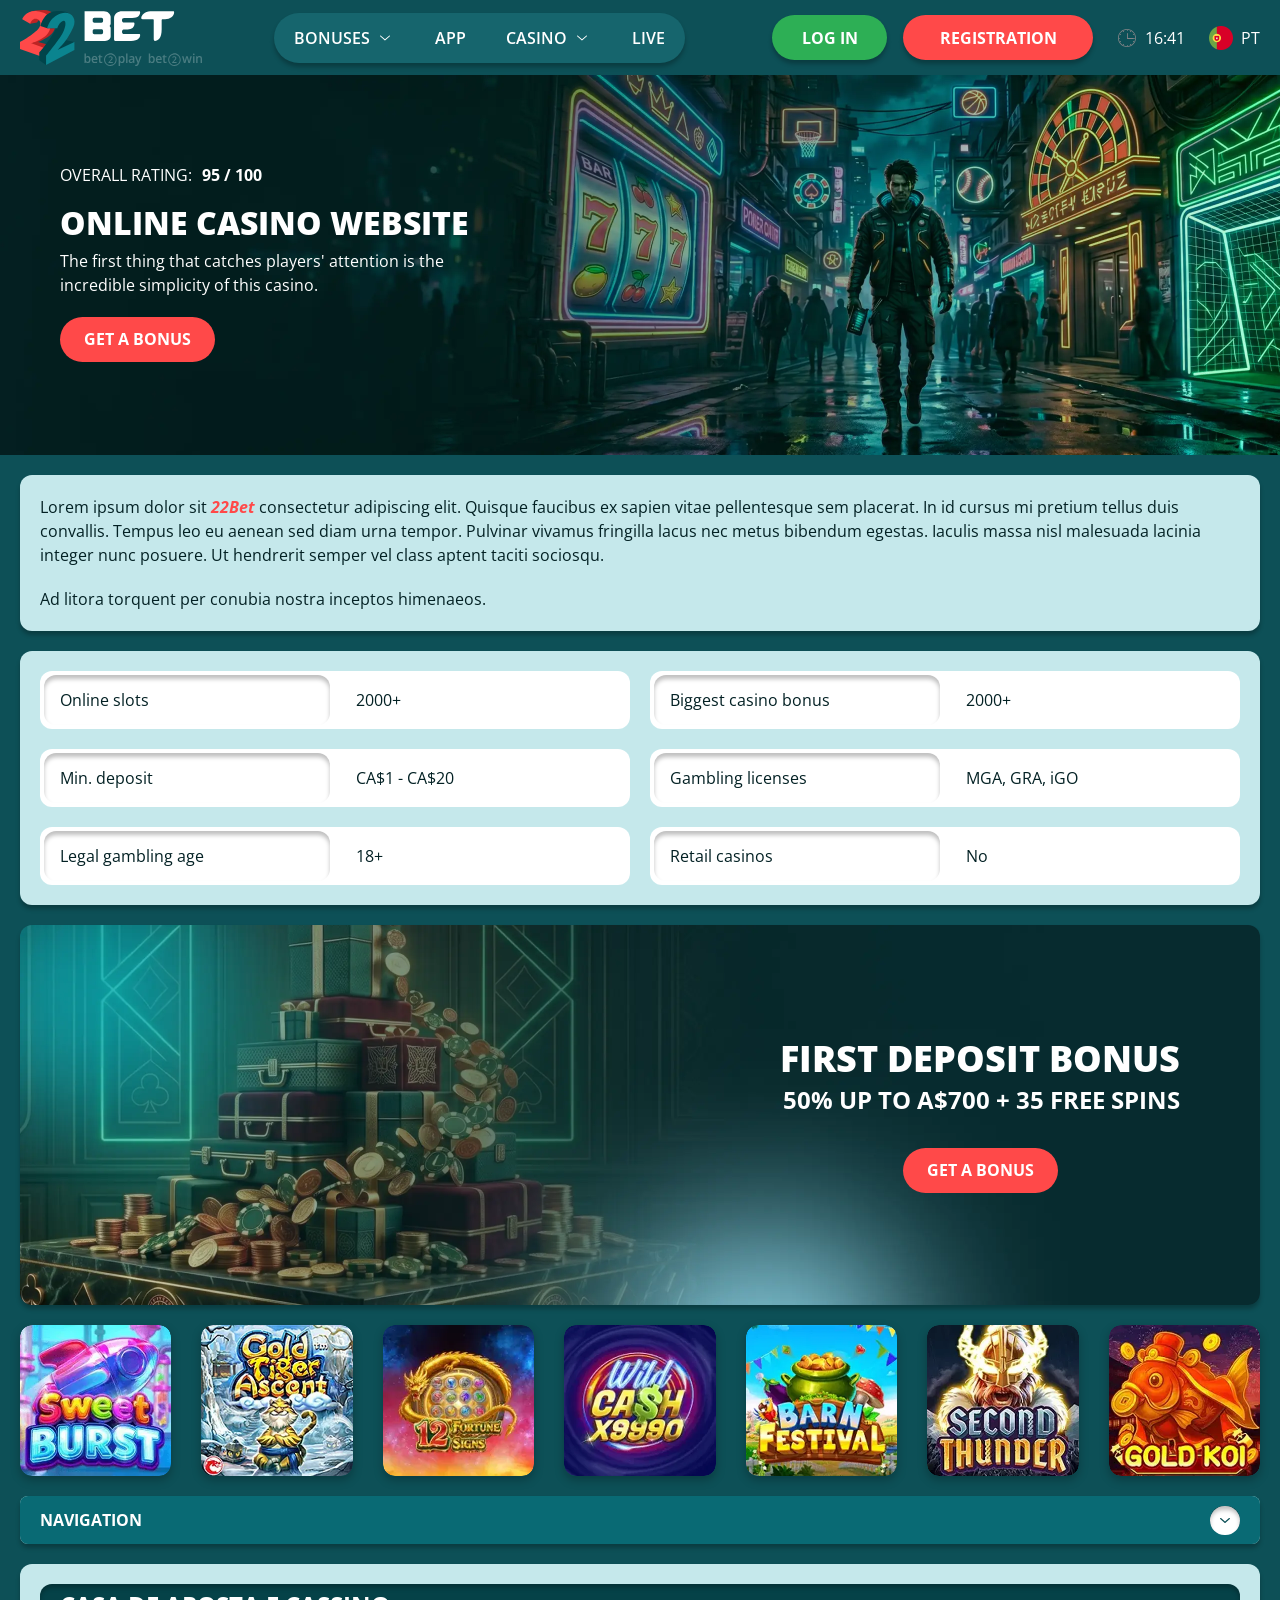
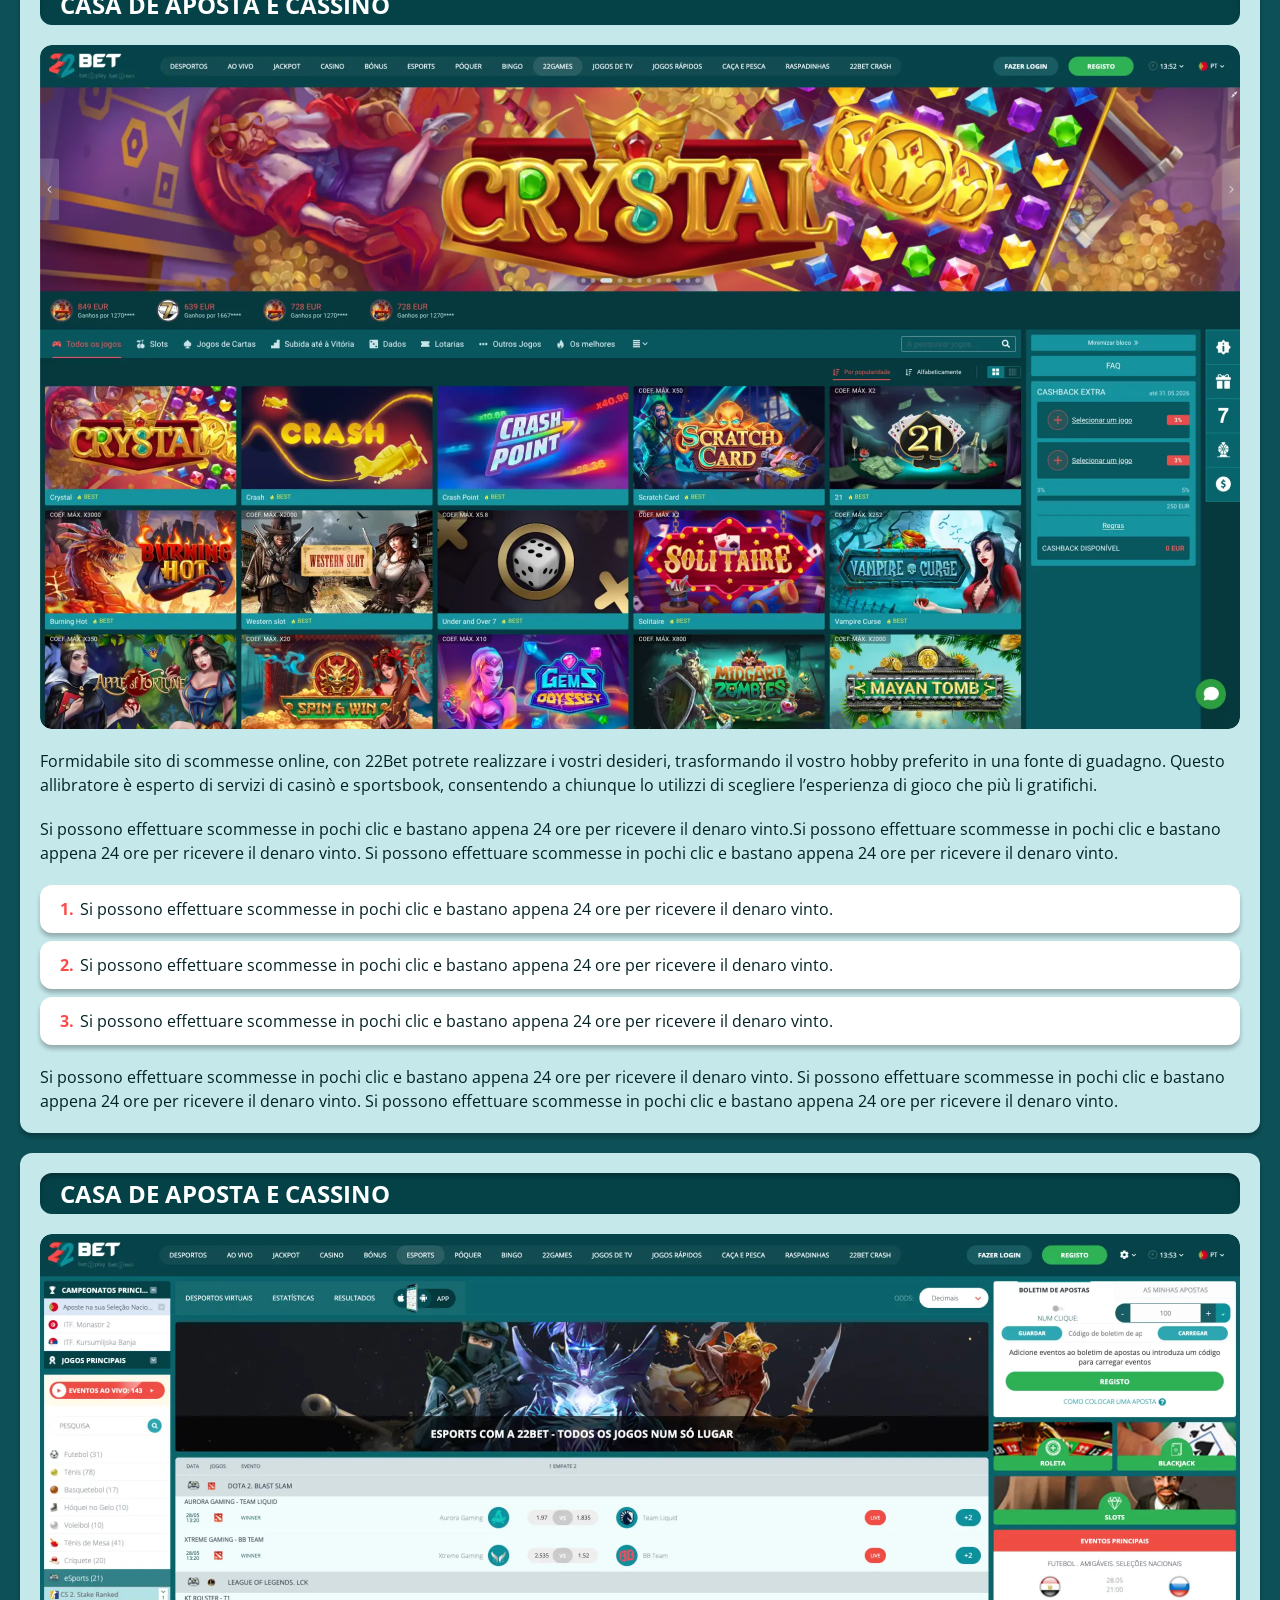
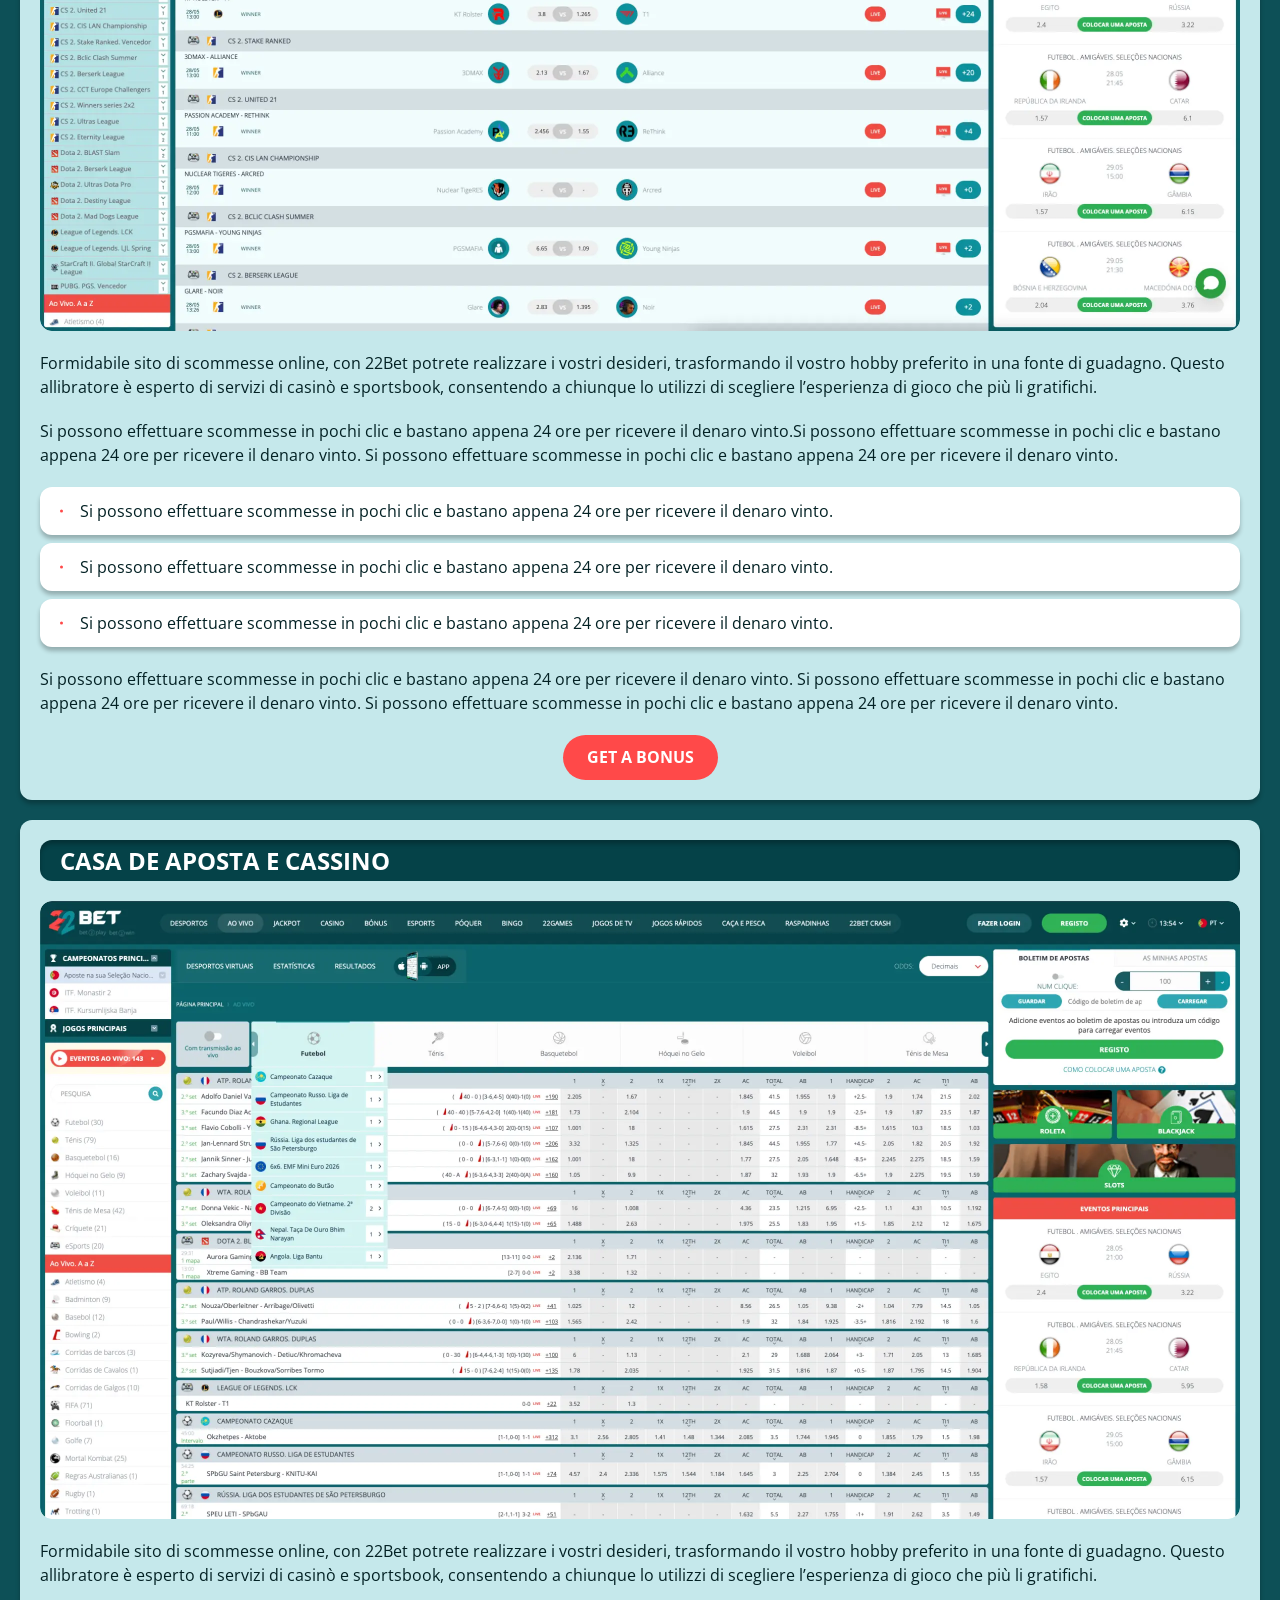
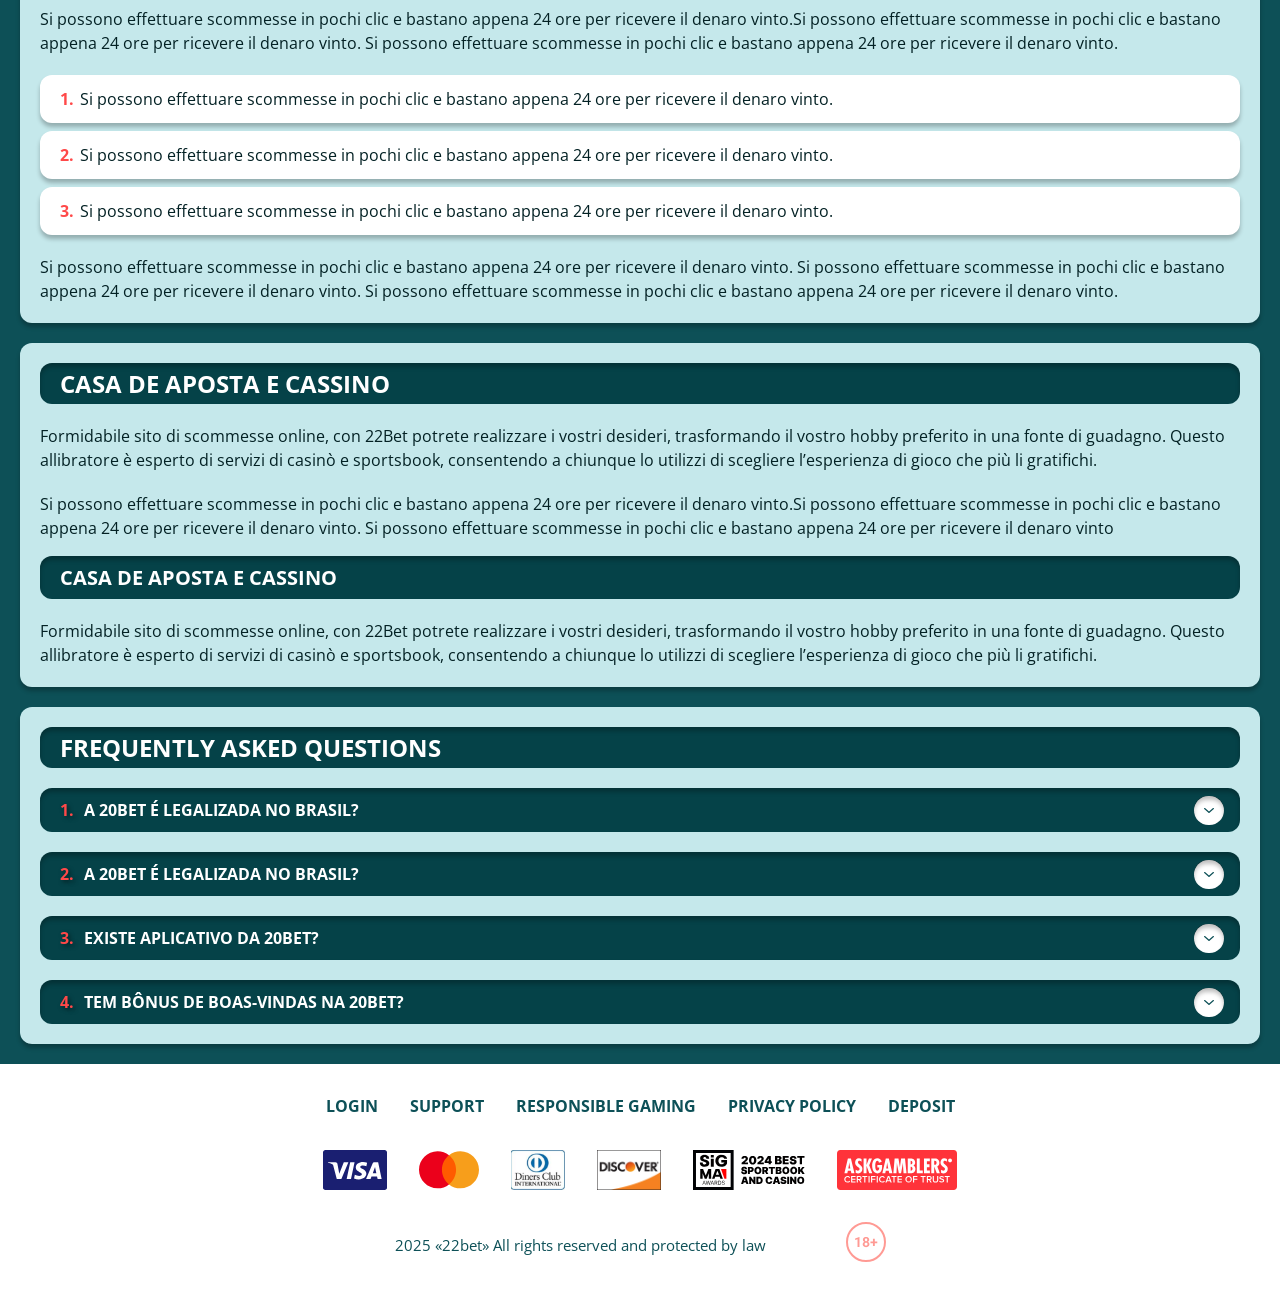
<file: index.html>
<!DOCTYPE html>
<html lang="pt">
  <head>
    <meta charset="UTF-8" />
   
    <meta name="viewport" content="width=device-width, initial-scale=1.0" />
    <title>22Bet </title>
    <meta name="description" content />
    <meta property="og:site_name" content />
    <meta property="og:title" content />
    <meta property="og:type" content="website" />
    <meta property="og:url" content />
    <meta property="og:image" content />
    <meta property="og:image:alt" content />
    <meta property="og:locale" content="pt" />
    <meta property="og:description" content />
    <link rel="preconnect" href="https://fonts.googleapis.com" />
    <link rel="preconnect" href="https://fonts.gstatic.com" crossorigin="anonymous" />
   <link href="https://fonts.googleapis.com/css2?family=Open+Sans:ital,wght@0,300..800;1,300..800&display=swap" rel="stylesheet">
<link href="https://fonts.googleapis.com/css?family=Roboto+Condensed&display=swap" rel="stylesheet">

   <link rel="stylesheet" href="./css/reset.css" />
    <link rel="stylesheet" href="./css/main.css" />
    <link rel="stylesheet" href="./css/media.css"/>
    <link rel="icon" href="./images/Group.png" type="image/x-icon"/>
    <script
    src="https://code.jquery.com/jquery-3.6.1.min.js"
    integrity="sha256-o88AwQnZB+VDvE9tvIXrMQaPlFFSUTR+nldQm1LuPXQ="
    crossorigin="anonymous"
  ></script>
  </head>
  <body>
    <header class="header">
      <section class="content header__content">
        <a href="./index.html" class="logo header__logo"
          ><img src="./images/logo.svg" alt="logo" title
        /></a>
        <button class="header__btn-menu" >
          <svg width="16px" height="16px" viewBox="0 0 16 16" xmlns="http://www.w3.org/2000/svg">
              <rect y="0" width="16" height="3" rx="1.5"></rect>
              <rect y="6.5" width="16" height="3" rx="1.5"></rect>
              <rect y="13" width="16" height="3" rx="1.5"></rect>
            </svg>
        </button>

          <nav class="menu header__menu">
            <ul class="header__menu-list">
                
              <li class="" >
              <div class="header__menu-wrapper">
                <div class="js-button-expander js-button-expander--menu" >
                <a href="./bonus.html" >
                <span>Bonuses</span>
              </a>
              </div>
              <div class="header__menu-wrap js-expand-content js-expand-content--menu">
                <ul >
                  <li>
                    <a href="./freeSpins.html">
                    <span>Free Spins</span>
                  </a></li>
                  <li><a href="./promoCode.html">
                    <span>Promo Code</span>
                  </a>
                </li>
                  <li><a href="./welcomeBonus.html">
                    <span>Welcome Bonus</span>
                  </a>
                </li>
                <li><a href="./vip.html">
                    <span>VIP</span>
                  </a>
                </li>
                </ul>
              </div>
              </div>
               <a href="./bonus.html" class="header__menu-item">
                <span>Bonuses</span>
              </a>
            </li>
              <li>
                <a href="./app.html">
                 App
                </a>
              </li>
              
              <li class="">
              <div class="header__menu-wrapper">
                <div class="js-button-expander js-button-expander--menu" >
                <a href="./casino.html" >
                <span> Casino</span>
              </a>
              </div>
              <div class="header__menu-wrap js-expand-content js-expand-content--menu">
                <ul >
                  <li>
                    <a href="./slots.html">
                    <span>Slots</span>
                  </a></li>
                 
                </ul>
              </div>
              </div>
               <a href="./casino.html" class="header__menu-item">
                <span>Casino</span>
              </a>
            </li>
               <li>
                <a href="./live.html">
               Live
                </a>
              </li>
              <li>
                    <a href="./freeSpins.html">
                    <span>Free Spins</span>
                  </a></li>
                  <li><a href="./promoCode.html">
                    <span>Promo Code</span>
                  </a>
                </li>
                  <li><a href="./welcomeBonus.html">
                    <span>Welcome Bonus</span>
                  </a>
                </li>
                <li><a href="./vip.html">
                    <span>VIP</span>
                  </a>
                </li>
             <li>
                    <a href="./slots.html">
                    <span>Slots</span>
                  </a></li>
             
             
            </ul>
            <div class="header__button header__button-menu " >
              <a href="#" class="button  button__login-menu">log in</a>
              <a href="#" class="button button__menu">registration</a>
            </div>
           
          </nav>
            <a href="#" class="button button__login">log in</a>
            <a href="#" class="button button__singup">registration</a>
            <div id="clock" class="header__time">00:00</div>
            <a href="#" class="header__flag">
                <span><img src="./images/flag.png" alt="flag" title /></span>
                <span>pt</span>
              </a>
      </section>
    </header>
     <main class="main home main-page">
        <section class=" hero hero__page">
           
            <div class="background">
              <img src="./images/main/bg-main.webp" alt="hero" title />
              
            </div>
            <div class="hero__wrapper">
              <div class="hero__data">
                <div class="hero__rating" >
                  <p>Overall Rating:</p>
                 
                  <span >
                    <span >95</span>
                  <span>/</span> 
                  <span >100</span>
                  
                  </span>
                </div>
                <h1 class="title general hero__title">
                 Online Casino Website
                </h1>
                <p class="hero__text">The first thing that catches players' attention is the incredible simplicity of this casino.</p>
                <a href="#" class="button  hero__button">Get a Bonus</a>
               
              </div>
             
            </div>
          </section>
      <section class="main__wrap main__wrap-page">
       
       <section class="content__wrapper content__wrapper-page">

         
        
       
          <section class="content article">
            <p>
             Lorem ipsum dolor sit <a href="#">22Bet</a> consectetur adipiscing elit. Quisque faucibus ex sapien vitae pellentesque sem placerat. In id cursus mi pretium tellus duis convallis. Tempus leo eu aenean sed diam urna tempor. Pulvinar vivamus fringilla lacus nec metus bibendum egestas. Iaculis massa nisl malesuada lacinia integer nunc posuere. Ut hendrerit semper vel class aptent taciti sociosqu.
            </p>
            <p>
             Ad litora torquent per conubia nostra inceptos himenaeos.
            </p>
          </section>
      <section class="content features">
           
              <table class="features__table">
               <tbody class="features__group">
                 
                   <tr>
                   <td>Online slots</td>
                   <td>2000+</td>
                  </tr>
                  <tr>
                   <td>Biggest casino bonus</td>
                   <td>2000+</td>
                  </tr>
                  <tr>
                   <td>Min. deposit</td>
                   <td>CA$1 - CA$20</td>
                  </tr>
              
                     <tr>
                     <td>Gambling licenses</td>
                     <td>MGA, GRA, iGO</td>
                   </tr>
                   <tr>
                     <td>Legal gambling age</td>
                     <td>18+</td>
                   </tr>
                   <tr>
                     <td>Retail casinos</td>
                     <td>No</td>
                   </tr>
                
               </tbody>
             </table>
            
         
           </section>  

        
             
             <section class="content banner banner-main">
            <div class="background ">
              
              <img src="./images/main/banner-main.webp" alt="banner" title />
              
            </div>
            <div class="banner__info">
              
              <h2 class="title high banner__title-main">
                  
               first Deposit Bonus
              </h2>
            <p class="banner__subtitle">50% up to A$700 + 35 Free spins</p>
              <a href="#" class="button banner__button">Get a Bonus</a>
            </div>
          </section>
          
           <section class="content casino">
           
              <ul class="casino__list ">
                <li class="casino__item">
                    <a href="#"><div class="casino__wrapper">
                      <img class="casino__img" src="./images/main/card-main1.webp" alt="" title>
                    <div class="casino__hover casino__hover-live">
                        
                        <div class="casino-box">
                            
                        <span href="#" class="button  casino__buttons"><img src="./images/card-button.svg" alt="" title></span>
                        </div>
                    </div>
                    </div>
                    </a>
                </li>
                <li class="casino__item">
                  <a href="#"><div class="casino__wrapper">
                      <img class="casino__img" src="./images/main/card-main2.webp" alt="" title>
                    <div class="casino__hover casino__hover-live">
                        
                        <div class="casino-box">
                            
                        <span href="#" class="button  casino__buttons"><img src="./images/card-button.svg" alt="" title></span>
                        </div>
                    </div>
                    </div>
                    </a>
              </li>
              <li class="casino__item">
              <a href="#"><div class="casino__wrapper">
                      <img class="casino__img" src="./images/main/card-main3.webp" alt="" title>
                    <div class="casino__hover casino__hover-live">
                        
                        <div class="casino-box">
                            
                        <span href="#" class="button  casino__buttons"><img src="./images/card-button.svg" alt="" title></span>
                        </div>
                    </div>
                    </div>
                    </a>
            </li>
             <li class="casino__item">
                <a href="#"><div class="casino__wrapper">
                      <img class="casino__img" src="./images/main/card-main4.webp" alt="" title>
                    <div class="casino__hover casino__hover-live">
                        
                        <div class="casino-box">
                            
                        <span href="#" class="button  casino__buttons"><img src="./images/card-button.svg" alt="" title></span>
                        </div>
                    </div>
                    </div>
                    </a>
            </li>
             <li class="casino__item">
               <a href="#"><div class="casino__wrapper">
                      <img class="casino__img" src="./images/main/card-main5.webp" alt="" title>
                    <div class="casino__hover casino__hover-live">
                        
                        <div class="casino-box">
                            
                        <span href="#" class="button  casino__buttons"><img src="./images/card-button.svg" alt="" title></span>
                        </div>
                    </div>
                    </div>
                    </a>
            </li>
             <li class="casino__item">
                <a href="#"><div class="casino__wrapper">
                      <img class="casino__img" src="./images/main/card-main6.webp" alt="" title>
                    <div class="casino__hover casino__hover-live">
                        
                        <div class="casino-box">
                            
                        <span href="#" class="button  casino__buttons"><img src="./images/card-button.svg" alt="" title></span>
                        </div>
                    </div>
                    </div>
                    </a>
            </li>
             <li class="casino__item">
              <a href="#"><div class="casino__wrapper">
                      <img class="casino__img" src="./images/main/card-main7.webp" alt="" title>
                    <div class="casino__hover casino__hover-live">
                        
                        <div class="casino-box">
                            
                        <span href="#" class="button  casino__buttons"><img src="./images/card-button.svg" alt="" title></span>
                        </div>
                    </div>
                    </div>
                    </a>
            </li>
            

              </ul>
         </section>
              <section class="content menu-review__content">
              

            
                <div class="menu__review-desk menu__review-content">Navigation</div>
                <ul class="menu__review menu__review-list">
                  <li><a href="#">Lorem ipsum dolor sit</a></li>
                    <li><a href="#">Amet consectetur adipiscing</a></li>
                      <li><a href="#">Quisque faucibus ex sapien vitae</a></li>
                        <li><a href="#">Ut hendrerit sempero</a></li>
                          <li><a href="#">Pulvinar vivamus fringilla</a></li>
                           <li><a href="#">Ad litora torquent per conubia</a></li>
                         
                          
                </ul>
             
          
          </section>
          
        
          <section class="content article">
            <h2 class="title high article__title">Casa de Aposta e Cassino</h2>
             <div class="images">
              <img src="./images/main/image1-main.webp" alt="banner" title />
            </div>
            <p>
             Formidabile sito di scommesse online, con 22Bet potrete realizzare i vostri desideri, trasformando il vostro hobby preferito in una fonte di guadagno. Questo allibratore è esperto di servizi di casinò e sportsbook, consentendo a chiunque lo utilizzi di scegliere l’esperienza di gioco che più li gratifichi.
            </p>
            <p>
             Si possono effettuare scommesse in pochi clic e bastano appena 24 ore per ricevere il denaro vinto.Si possono effettuare scommesse in pochi clic e bastano appena 24 ore per ricevere il denaro vinto. Si possono effettuare scommesse in pochi clic e bastano appena 24 ore per ricevere il denaro vinto.
            </p>
           <ol>
              <li>Si possono effettuare scommesse in pochi clic e bastano appena 24 ore per ricevere il denaro vinto.</li>
              <li>Si possono effettuare scommesse in pochi clic e bastano appena 24 ore per ricevere il denaro vinto.</li>
              <li>Si possono effettuare scommesse in pochi clic e bastano appena 24 ore per ricevere il denaro vinto.</li>
            </ol>
            <p>Si possono effettuare scommesse in pochi clic e bastano appena 24 ore per ricevere il denaro vinto. Si possono effettuare scommesse in pochi clic e bastano appena 24 ore per ricevere il denaro vinto. Si possono effettuare scommesse in pochi clic e bastano appena 24 ore per ricevere il denaro vinto.</p>
          </section>
           <section class="content article">
            <h2 class="title high article__title">Casa de Aposta e Cassino</h2>
             <div class="images">
              <img src="./images/main/image2-main.webp" alt="banner" title />
            </div>
            <p>
             Formidabile sito di scommesse online, con 22Bet potrete realizzare i vostri desideri, trasformando il vostro hobby preferito in una fonte di guadagno. Questo allibratore è esperto di servizi di casinò e sportsbook, consentendo a chiunque lo utilizzi di scegliere l’esperienza di gioco che più li gratifichi.
            </p>
            <p>
             Si possono effettuare scommesse in pochi clic e bastano appena 24 ore per ricevere il denaro vinto.Si possono effettuare scommesse in pochi clic e bastano appena 24 ore per ricevere il denaro vinto. Si possono effettuare scommesse in pochi clic e bastano appena 24 ore per ricevere il denaro vinto.
            </p>
           <ul>
              <li>Si possono effettuare scommesse in pochi clic e bastano appena 24 ore per ricevere il denaro vinto.</li>
              <li>Si possono effettuare scommesse in pochi clic e bastano appena 24 ore per ricevere il denaro vinto.</li>
              <li>Si possono effettuare scommesse in pochi clic e bastano appena 24 ore per ricevere il denaro vinto.</li>
            </ul>
            <p>Si possono effettuare scommesse in pochi clic e bastano appena 24 ore per ricevere il denaro vinto. Si possono effettuare scommesse in pochi clic e bastano appena 24 ore per ricevere il denaro vinto. Si possono effettuare scommesse in pochi clic e bastano appena 24 ore per ricevere il denaro vinto.</p>
         <a href="#" class="button">Get a Bonus</a>
          </section>
           <section class="content article">
            <h2 class="title high article__title">Casa de Aposta e Cassino</h2>
             <div class="images">
              <img src="./images/main/image3-main.webp" alt="banner" title />
            </div>
            <p>
             Formidabile sito di scommesse online, con 22Bet potrete realizzare i vostri desideri, trasformando il vostro hobby preferito in una fonte di guadagno. Questo allibratore è esperto di servizi di casinò e sportsbook, consentendo a chiunque lo utilizzi di scegliere l’esperienza di gioco che più li gratifichi.
            </p>
            <p>
             Si possono effettuare scommesse in pochi clic e bastano appena 24 ore per ricevere il denaro vinto.Si possono effettuare scommesse in pochi clic e bastano appena 24 ore per ricevere il denaro vinto. Si possono effettuare scommesse in pochi clic e bastano appena 24 ore per ricevere il denaro vinto.
            </p>
           <ol>
              <li>Si possono effettuare scommesse in pochi clic e bastano appena 24 ore per ricevere il denaro vinto.</li>
              <li>Si possono effettuare scommesse in pochi clic e bastano appena 24 ore per ricevere il denaro vinto.</li>
              <li>Si possono effettuare scommesse in pochi clic e bastano appena 24 ore per ricevere il denaro vinto.</li>
            </ol>
            <p>Si possono effettuare scommesse in pochi clic e bastano appena 24 ore per ricevere il denaro vinto. Si possono effettuare scommesse in pochi clic e bastano appena 24 ore per ricevere il denaro vinto. Si possono effettuare scommesse in pochi clic e bastano appena 24 ore per ricevere il denaro vinto.</p>
          </section>
           <section class="content article">
            <h2 class="title high article__title">Casa de Aposta e Cassino</h2>
            <p>Formidabile sito di scommesse online, con 22Bet potrete realizzare i vostri desideri, trasformando il vostro hobby preferito in una fonte di guadagno. Questo allibratore è esperto di servizi di casinò e sportsbook, consentendo a chiunque lo utilizzi di scegliere l’esperienza di gioco che più li gratifichi.</p>
            <p>Si possono effettuare scommesse in pochi clic e bastano appena 24 ore per ricevere il denaro vinto.Si possono effettuare scommesse in pochi clic e bastano appena 24 ore per ricevere il denaro vinto. Si possono effettuare scommesse in pochi clic e bastano appena 24 ore per ricevere il denaro vinto</p>
            <h3>Casa de Aposta e Cassino</h3>
            <p>Formidabile sito di scommesse online, con 22Bet potrete realizzare i vostri desideri, trasformando il vostro hobby preferito in una fonte di guadagno. Questo allibratore è esperto di servizi di casinò e sportsbook, consentendo a chiunque lo utilizzi di scegliere l’esperienza di gioco che più li gratifichi.</p>
           </section>

          <section class="content faq">
            <h2 class="title high faq__title">Frequently Asked Questions</h2>
            <ol class="faq__list " >
              <li class="faq__item"  >
                <h3 class="title medium faq__subtitle js-button-expander js-button-expander--faq"  >A 20Bet é legalizada no Brasil?
                 </h3>
                <div  class="faq__answer js-expand-content js-expand-content--faq" >
                  <p  >
                    Sim, a casa de apostas tem licença emitida por Curaçao, que é reconhecida no Brasil e a permite atuar por aqui.
                  </p>
                </div>
              </li>
              <li class="faq__item"  >
                <h3 class="title medium faq__subtitle js-button-expander js-button-expander--faq"  >A 20Bet é legalizada no Brasil?</h3>
                <div class="faq__answer js-expand-content js-expand-content--faq" >
                  <p  >
                    Sim, a casa de apostas tem licença emitida por Curaçao, que é reconhecida no Brasil e a permite atuar por aqui.
                  </p>
                </div>
              </li> 
              <li class="faq__item"  >
                <h3 class="title medium faq__subtitle js-button-expander js-button-expander--faq"  >Existe aplicativo da 20Bet?</h3>
                <div class="faq__answer js-expand-content js-expand-content--faq" >
                  <p  >
                   Sim, disponível para sistemas operacionais iOS e Android.
                  </p>
                </div>
              </li> 
              <li class="faq__item"  >
                <h3 class="title medium faq__subtitle js-button-expander js-button-expander--faq"  >Tem bônus de boas-vindas na 20Bet?</h3>
                <div class="faq__answer js-expand-content js-expand-content--faq" >
                  <p  >
                   O pacote especial para novos usuários da 20Bet paga 100% sobre o primeiro depósito, com limite de 600 BRL.
                  </p>
                </div>
              </li> 
             
            </ol>
          </section>
          
        </section> 
      
        <div class=""  onclick="scrollToTop()">
          <button class="main__arrow" id="scrollToTopBtn"></button>
        </div> 
        
      </section>
    </main> 
     <footer class=" footer ">
      <section class="content footer__content">
        <ul class="footer__menu">
         <li><a href="./login.html">Login</a></li>
         <li><a href="./support.html">Support</a></li>
         <li><a href="./responsible.html">Responsible Gaming</a></li>
         <li><a href="./policy.html">Privacy Policy</a></li>
         <li><a href="./deposit.html">Deposit</a></li>
        </ul>
       
          <ul class="footer__cards-list">
           
            <li>
              <a href="#"
                ><img src="./images/visa.svg" alt="cardvisa" title
              /></a>
            </li>
            <li>
              <a href="#"
                ><img
                  src="./images/mastercard.svg"
                  alt="mastercard"
                  title
              /></a>
            </li>
            <li>
                <a href="#"
                  ><img src="./images/diners.svg" alt="diners" title
                /></a>
              </li>
              <li>
                <a href="#"
                  ><img src="./images/discover.svg" alt="discover" title
                /></a>
              </li>
              <li>
                <a href="#"
                  ><img src="./images/sigma.svg" alt="sigma" title
                /></a>
              </li>
              <li>
                <a href="#"
                  ><img src="./images/ask.svg" alt="ask" title
                /></a>
              </li>
            
          </ul>
       
        <div class="footer__wrapp">
          <div class="footer__text">
           
            <p>2025 «22bet» All rights reserved and protected by law
</p>
           
          </div>
          <div class="footer__age">
            <img src="./images/age.svg" alt="age" title />
          </div>
        </div>
      
      </section>
    </footer>
    <script src="./js/arrowUp.js" defer></script>
    <script src="./js/sidebar.js" defer></script>
    <script src="./js/expander.js" defer></script>
    <script src="./js/mobile-menu.js" defer></script>
    <script src="./js/clock.js" defer></script>
  </body>
</html>
</file>
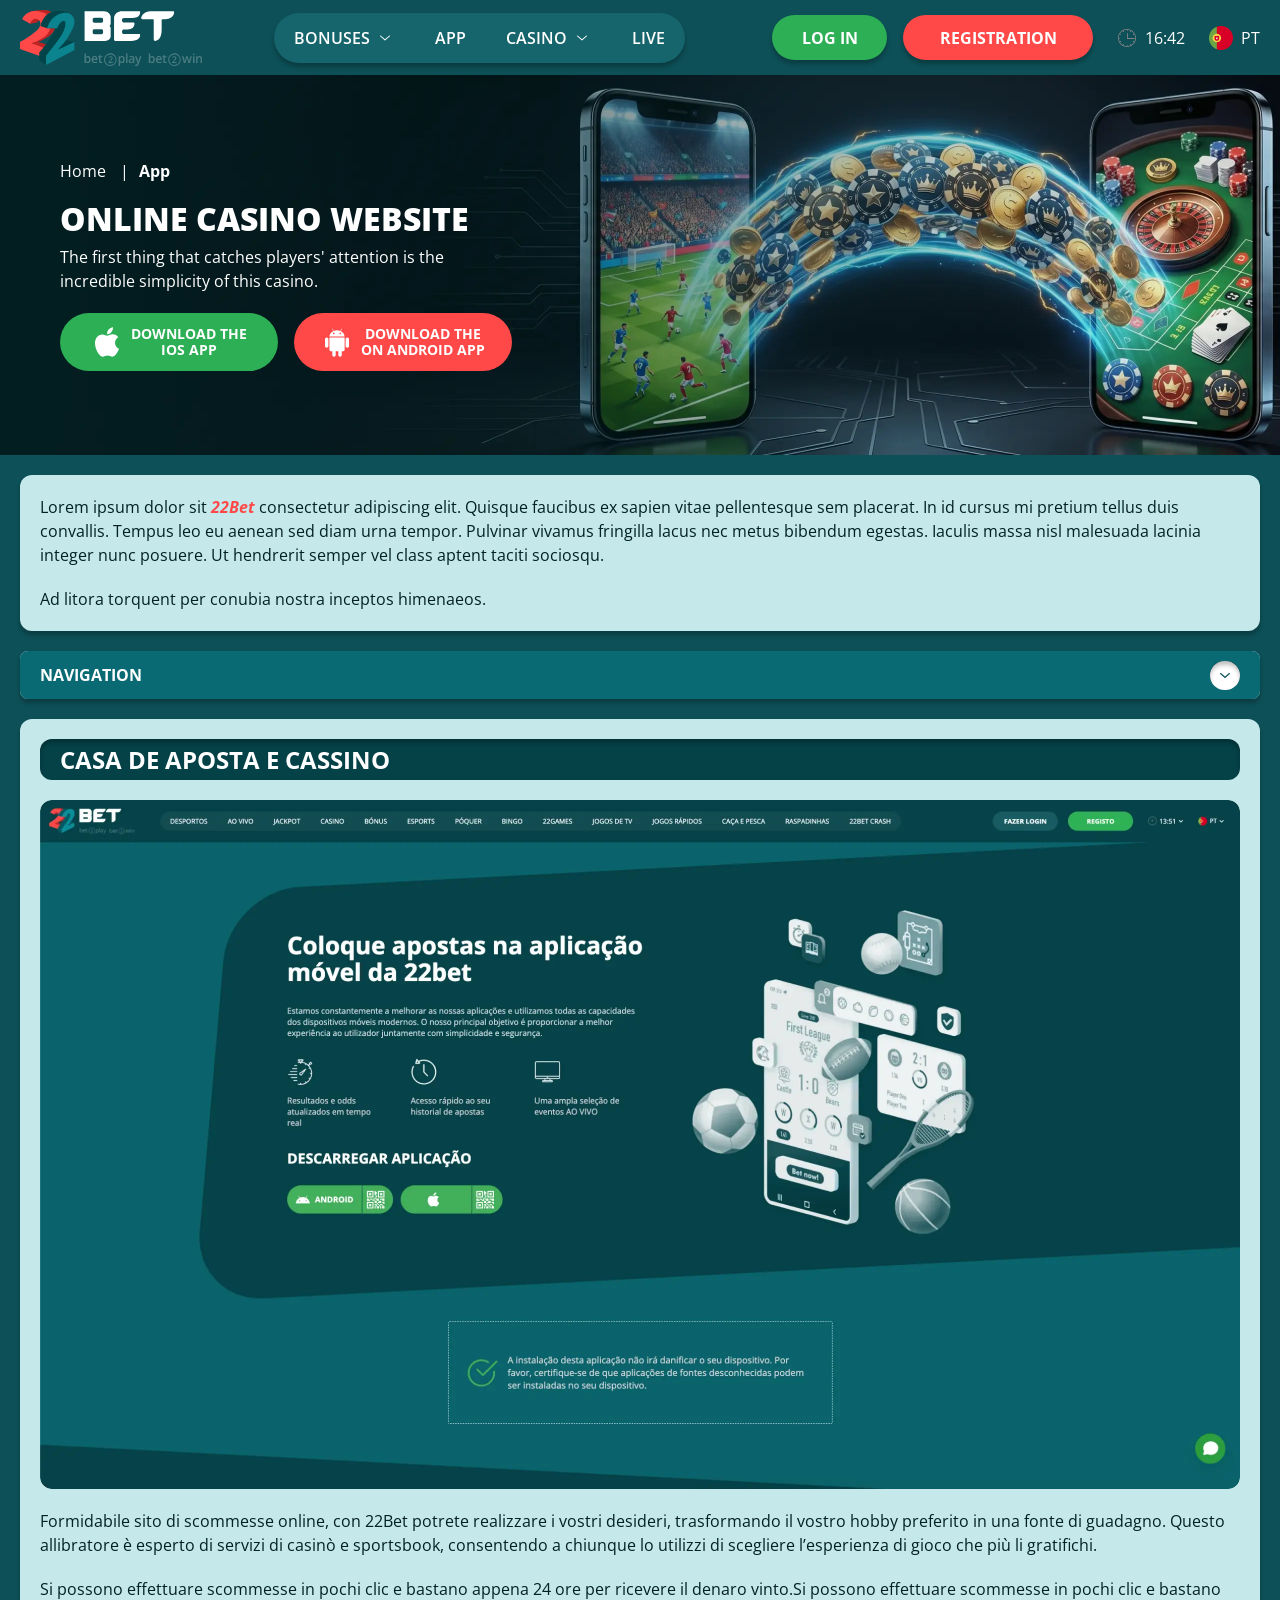
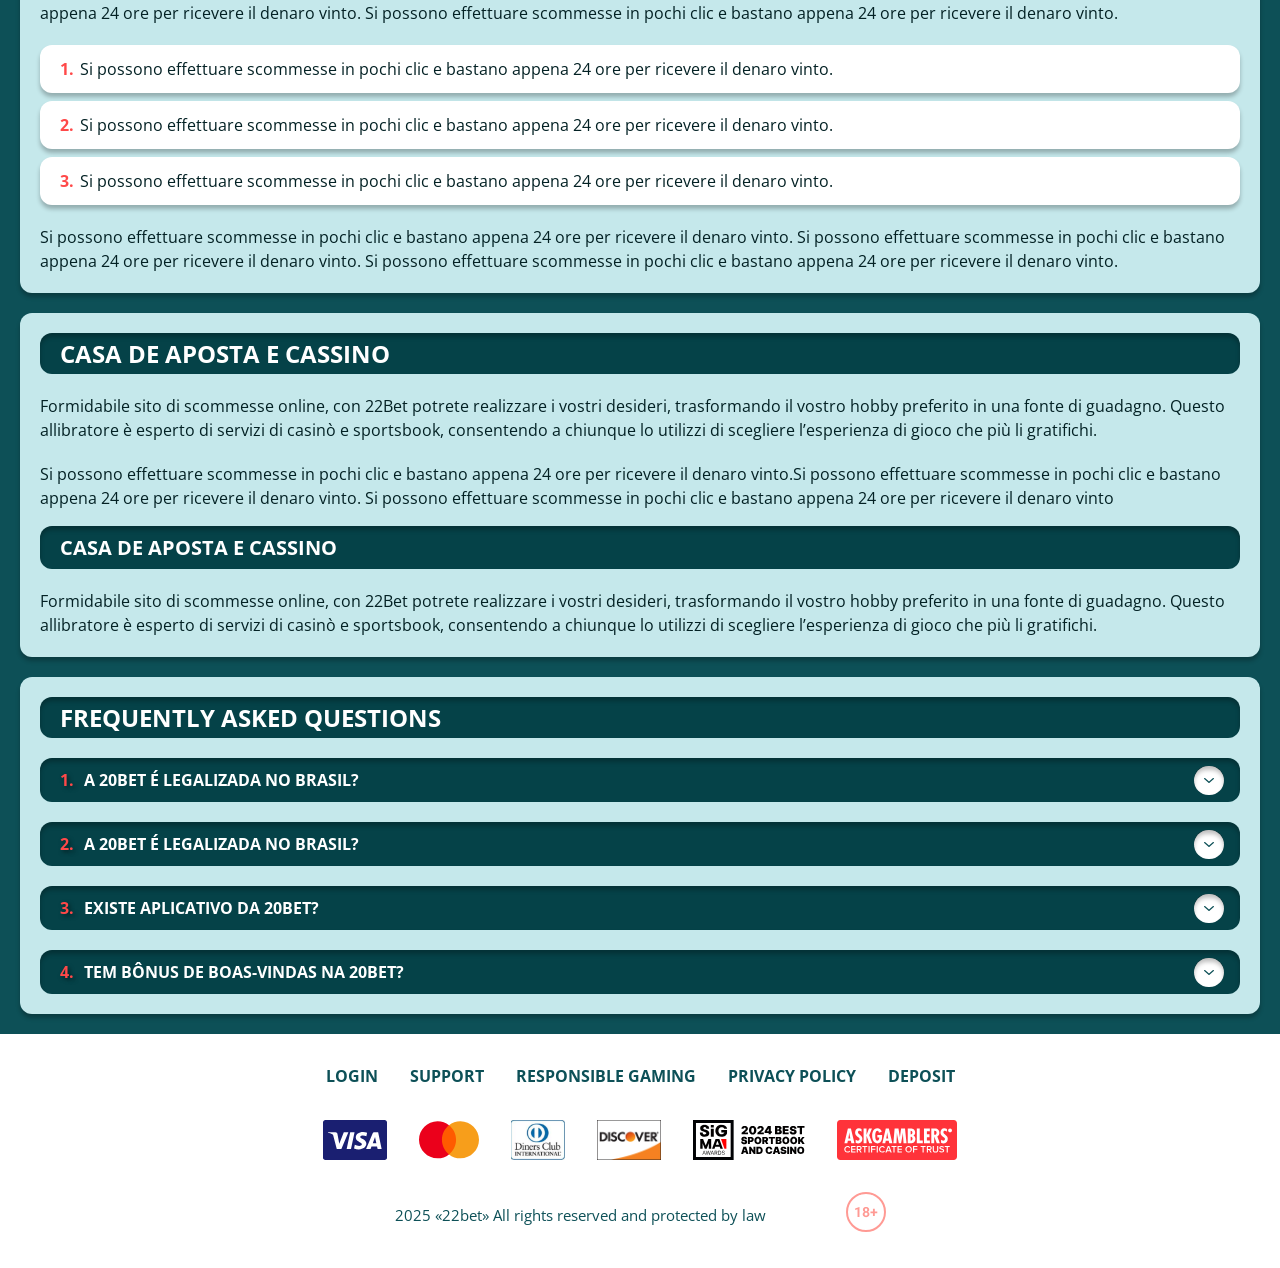
<file: app.html>
<!DOCTYPE html>
<html lang="pt">
  <head>
    <meta charset="UTF-8" />
   
    <meta name="viewport" content="width=device-width, initial-scale=1.0" />
    <title>22Bet </title>
    <meta name="description" content />
    <meta property="og:site_name" content />
    <meta property="og:title" content />
    <meta property="og:type" content="website" />
    <meta property="og:url" content />
    <meta property="og:image" content />
    <meta property="og:image:alt" content />
    <meta property="og:locale" content="pt" />
    <meta property="og:description" content />
    <link rel="preconnect" href="https://fonts.googleapis.com" />
    <link rel="preconnect" href="https://fonts.gstatic.com" crossorigin="anonymous" />
   <link href="https://fonts.googleapis.com/css2?family=Open+Sans:ital,wght@0,300..800;1,300..800&display=swap" rel="stylesheet">
<link href="https://fonts.googleapis.com/css?family=Roboto+Condensed&display=swap" rel="stylesheet">

   <link rel="stylesheet" href="./css/reset.css" />
    <link rel="stylesheet" href="./css/main.css" />
    <link rel="stylesheet" href="./css/media.css"/>
    <link rel="icon" href="./images/Group.png" type="image/x-icon"/>
    <script
    src="https://code.jquery.com/jquery-3.6.1.min.js"
    integrity="sha256-o88AwQnZB+VDvE9tvIXrMQaPlFFSUTR+nldQm1LuPXQ="
    crossorigin="anonymous"
  ></script>
  </head>
  <body>
    <header class="header">
      <section class="content header__content">
        <a href="./index.html" class="logo header__logo"
          ><img src="./images/logo.svg" alt="logo" title
        /></a>
        <button class="header__btn-menu" >
          <svg width="16px" height="16px" viewBox="0 0 16 16" xmlns="http://www.w3.org/2000/svg">
              <rect y="0" width="16" height="3" rx="1.5"></rect>
              <rect y="6.5" width="16" height="3" rx="1.5"></rect>
              <rect y="13" width="16" height="3" rx="1.5"></rect>
            </svg>
        </button>

          <nav class="menu header__menu">
            <ul class="header__menu-list">
                
              <li class="">
              <div class="header__menu-wrapper">
                <div class="js-button-expander js-button-expander--menu" >
                <a href="./bonus.html" >
                <span>Bonuses</span>
              </a>
              </div>
              <div class="header__menu-wrap js-expand-content js-expand-content--menu">
                <ul >
                  <li>
                    <a href="./freeSpins.html">
                    <span>Free Spins</span>
                  </a></li>
                  <li><a href="./promoCode.html">
                    <span>Promo Code</span>
                  </a>
                </li>
                  <li><a href="./welcomeBonus.html">
                    <span>Welcome Bonus</span>
                  </a>
                </li>
                <li><a href="./vip.html">
                    <span>VIP</span>
                  </a>
                </li>
                </ul>
              </div>
              </div>
               <a href="./bonus.html" class="header__menu-item">
                <span>Bonuses</span>
              </a>
            </li>
              <li>
                <a href="./app.html">
                 App
                </a>
              </li>
              
              <li class="">
              <div class="header__menu-wrapper">
                <div class="js-button-expander js-button-expander--menu" >
                <a href="./casino.html" >
                <span> Casino</span>
              </a>
              </div>
              <div class="header__menu-wrap js-expand-content js-expand-content--menu">
                <ul >
                  <li>
                    <a href="./slots.html">
                    <span>Slots</span>
                  </a></li>
                 
                </ul>
              </div>
              </div>
               <a href="./casino.html" class="header__menu-item">
                <span>Casino</span>
              </a>
            </li>
               <li>
                <a href="./live.html">
               Live
                </a>
              </li>
              <li>
                    <a href="./freeSpins.html">
                    <span>Free Spins</span>
                  </a></li>
                  <li><a href="./promoCode.html">
                    <span>Promo Code</span>
                  </a>
                </li>
                  <li><a href="./welcomeBonus.html">
                    <span>Welcome Bonus</span>
                  </a>
                </li>
                <li><a href="./vip.html">
                    <span>VIP</span>
                  </a>
                </li>
             <li>
                    <a href="./slots.html">
                    <span>Slots</span>
                  </a></li>
             
             
            </ul>
            <div class="header__button header__button-menu " >
              <a href="#" class="button  button__login-menu">log in</a>
              <a href="#" class="button button__menu">registration</a>
            </div>
           
          </nav>
            <a href="#" class="button button__login">log in</a>
            <a href="#" class="button button__singup">registration</a>
            <div id="clock" class="header__time">00:00</div>
            <a href="#" class="header__flag">
                <span><img src="./images/flag.png" alt="flag" title /></span>
                <span>pt</span>
              </a>
      </section>
    </header>
     <main class="main home main-page">
        <section class=" hero hero__page">
           
            <div class="background background-pageApp">
              <img src="./images/app/bg-app.webp" alt="hero" title />
              
            </div>
            <div class="hero__wrapper hero__wrapper-page">
              <div class="hero__data hero__data-bonus">
                <ul
                class="breadcrumbs "
                
              >
                <li
                  
                >
                  <a href="#" >
                    <span >Home</span></a
                  >
                 
                </li>
                <li
                  
                >
                  <a href="/" > <span >App</span></a>
                 
                </li>
              </ul>
                <h1 class="title general hero__title">
                  Online Casino Website
                </h1>
                 <p class="hero__text">The first thing that catches players' attention is the incredible simplicity of this casino.</p>
               
              <div class="banner__content banner__content-app">
             
                  <a href="#" class="banner__btn banner__btn-app">
                    <img src="./images/main/apple-app.svg" alt="icon" title>
                   Download the </br>
IOS app
                  </a>
                  <a href="#" class="banner__btn banner__btn-android"
                    > <img src="./images/main/android-app.svg" alt="icon" title>Download the  </br>
on Android app</a
                  >
                </div>
              </div>
             
            </div>
          </section>
      <section class="main__wrap main__wrap-page">
       
       <section class="content__wrapper content__wrapper-page">

         
        
       
          <section class="content article">
            <p>
             Lorem ipsum dolor sit <a href="#">22Bet</a> consectetur adipiscing elit. Quisque faucibus ex sapien vitae pellentesque sem placerat. In id cursus mi pretium tellus duis convallis. Tempus leo eu aenean sed diam urna tempor. Pulvinar vivamus fringilla lacus nec metus bibendum egestas. Iaculis massa nisl malesuada lacinia integer nunc posuere. Ut hendrerit semper vel class aptent taciti sociosqu.
            </p>
            <p>
             Ad litora torquent per conubia nostra inceptos himenaeos.
            </p>
          </section>
         
       <section class="content menu-review__content">
              

            
                <div class="menu__review-desk menu__review-content">Navigation</div>
                <ul class="menu__review menu__review-list">
                  <li><a href="#">Lorem ipsum dolor sit</a></li>
                    <li><a href="#">Amet consectetur adipiscing</a></li>
                      <li><a href="#">Quisque faucibus ex sapien vitae</a></li>
                        <li><a href="#">Ut hendrerit sempero</a></li>
                          <li><a href="#">Pulvinar vivamus fringilla</a></li>
                           <li><a href="#">Ad litora torquent per conubia</a></li>
                         
                          
                </ul>
             
          
          </section>
        
          <section class="content article">
            <h2 class="title high article__title">Casa de Aposta e Cassino</h2>
             <div class="images">
              <img src="./images/app/image1-app.webp" alt="banner" title />
            </div>
            <p>
             Formidabile sito di scommesse online, con 22Bet potrete realizzare i vostri desideri, trasformando il vostro hobby preferito in una fonte di guadagno. Questo allibratore è esperto di servizi di casinò e sportsbook, consentendo a chiunque lo utilizzi di scegliere l’esperienza di gioco che più li gratifichi.
            </p>
            <p>
             Si possono effettuare scommesse in pochi clic e bastano appena 24 ore per ricevere il denaro vinto.Si possono effettuare scommesse in pochi clic e bastano appena 24 ore per ricevere il denaro vinto. Si possono effettuare scommesse in pochi clic e bastano appena 24 ore per ricevere il denaro vinto.
            </p>
           <ol>
              <li>Si possono effettuare scommesse in pochi clic e bastano appena 24 ore per ricevere il denaro vinto.</li>
              <li>Si possono effettuare scommesse in pochi clic e bastano appena 24 ore per ricevere il denaro vinto.</li>
              <li>Si possono effettuare scommesse in pochi clic e bastano appena 24 ore per ricevere il denaro vinto.</li>
            </ol>
            <p>Si possono effettuare scommesse in pochi clic e bastano appena 24 ore per ricevere il denaro vinto. Si possono effettuare scommesse in pochi clic e bastano appena 24 ore per ricevere il denaro vinto. Si possono effettuare scommesse in pochi clic e bastano appena 24 ore per ricevere il denaro vinto.</p>
          </section>
         
         
           <section class="content article">
            <h2 class="title high article__title">Casa de Aposta e Cassino</h2>
            <p>Formidabile sito di scommesse online, con 22Bet potrete realizzare i vostri desideri, trasformando il vostro hobby preferito in una fonte di guadagno. Questo allibratore è esperto di servizi di casinò e sportsbook, consentendo a chiunque lo utilizzi di scegliere l’esperienza di gioco che più li gratifichi.</p>
            <p>Si possono effettuare scommesse in pochi clic e bastano appena 24 ore per ricevere il denaro vinto.Si possono effettuare scommesse in pochi clic e bastano appena 24 ore per ricevere il denaro vinto. Si possono effettuare scommesse in pochi clic e bastano appena 24 ore per ricevere il denaro vinto</p>
            <h3>Casa de Aposta e Cassino</h3>
            <p>Formidabile sito di scommesse online, con 22Bet potrete realizzare i vostri desideri, trasformando il vostro hobby preferito in una fonte di guadagno. Questo allibratore è esperto di servizi di casinò e sportsbook, consentendo a chiunque lo utilizzi di scegliere l’esperienza di gioco che più li gratifichi.</p>
           </section>

          <section class="content faq">
            <h2 class="title high faq__title">Frequently Asked Questions</h2>
            <ul class="faq__list " >
              <li class="faq__item"  >
                <h3 class="title medium faq__subtitle js-button-expander js-button-expander--faq"  >A 20Bet é legalizada no Brasil?
                 </h3>
                <div  class="faq__answer js-expand-content js-expand-content--faq" >
                  <p  >
                    Sim, a casa de apostas tem licença emitida por Curaçao, que é reconhecida no Brasil e a permite atuar por aqui.
                  </p>
                </div>
              </li>
              <li class="faq__item"  >
                <h3 class="title medium faq__subtitle js-button-expander js-button-expander--faq"  >A 20Bet é legalizada no Brasil?</h3>
                <div class="faq__answer js-expand-content js-expand-content--faq" >
                  <p  >
                    Sim, a casa de apostas tem licença emitida por Curaçao, que é reconhecida no Brasil e a permite atuar por aqui.
                  </p>
                </div>
              </li> 
              <li class="faq__item"  >
                <h3 class="title medium faq__subtitle js-button-expander js-button-expander--faq"  >Existe aplicativo da 20Bet?</h3>
                <div class="faq__answer js-expand-content js-expand-content--faq" >
                  <p  >
                   Sim, disponível para sistemas operacionais iOS e Android.
                  </p>
                </div>
              </li> 
              <li class="faq__item"  >
                <h3 class="title medium faq__subtitle js-button-expander js-button-expander--faq"  >Tem bônus de boas-vindas na 20Bet?</h3>
                <div class="faq__answer js-expand-content js-expand-content--faq" >
                  <p  >
                   O pacote especial para novos usuários da 20Bet paga 100% sobre o primeiro depósito, com limite de 600 BRL.
                  </p>
                </div>
              </li> 
             
            </ul>
          </section>
          
        </section> 
      
        <div class=""  onclick="scrollToTop()">
          <button class="main__arrow" id="scrollToTopBtn"></button>
        </div> 
        
      </section>
    </main> 
 <footer class=" footer ">
      <section class="content footer__content">
        <ul class="footer__menu">
         <li><a href="./login.html">Login</a></li>
         <li><a href="./support.html">Support</a></li>
         <li><a href="./responsible.html">Responsible Gaming</a></li>
         <li><a href="./policy.html">Privacy Policy</a></li>
         <li><a href="./deposit.html">Deposit</a></li>
        </ul>
       
          <ul class="footer__cards-list">
           
            <li>
              <a href="#"
                ><img src="./images/visa.svg" alt="cardvisa" title
              /></a>
            </li>
            <li>
              <a href="#"
                ><img
                  src="./images/mastercard.svg"
                  alt="mastercard"
                  title
              /></a>
            </li>
            <li>
                <a href="#"
                  ><img src="./images/diners.svg" alt="diners" title
                /></a>
              </li>
              <li>
                <a href="#"
                  ><img src="./images/discover.svg" alt="discover" title
                /></a>
              </li>
              <li>
                <a href="#"
                  ><img src="./images/sigma.svg" alt="sigma" title
                /></a>
              </li>
              <li>
                <a href="#"
                  ><img src="./images/ask.svg" alt="ask" title
                /></a>
              </li>
            
          </ul>
       
        <div class="footer__wrapp">
          <div class="footer__text">
           
            <p>2025 «22bet» All rights reserved and protected by law

</p>
           
          </div>
          <div class="footer__age">
            <img src="./images/age.svg" alt="age" title />
          </div>
        </div>
      
      </section>
    </footer>
    <script src="./js/arrowUp.js" defer></script>
    <script src="./js/sidebar.js" defer></script>
    <script src="./js/expander.js" defer></script>
    <script src="./js/mobile-menu.js" defer></script>
    <script src="./js/clock.js" defer></script>
  </body>
</html>
</file>
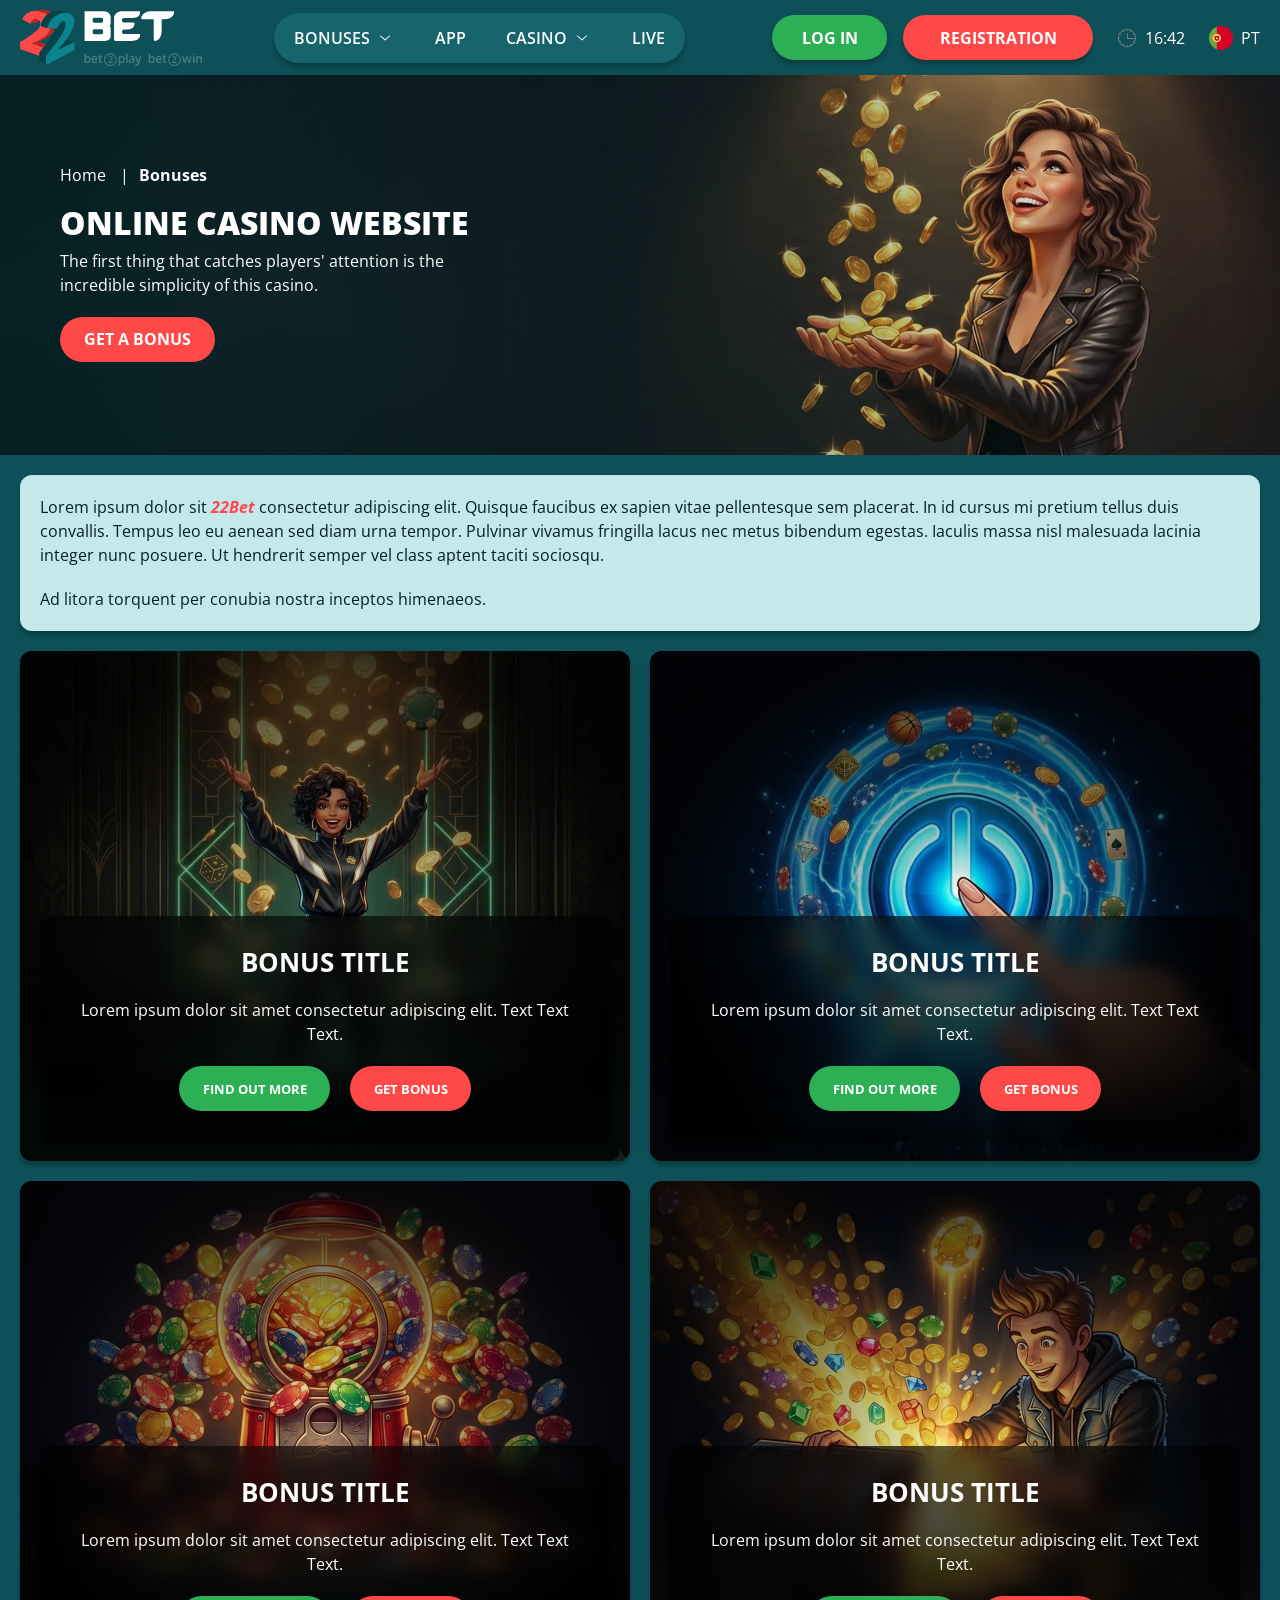
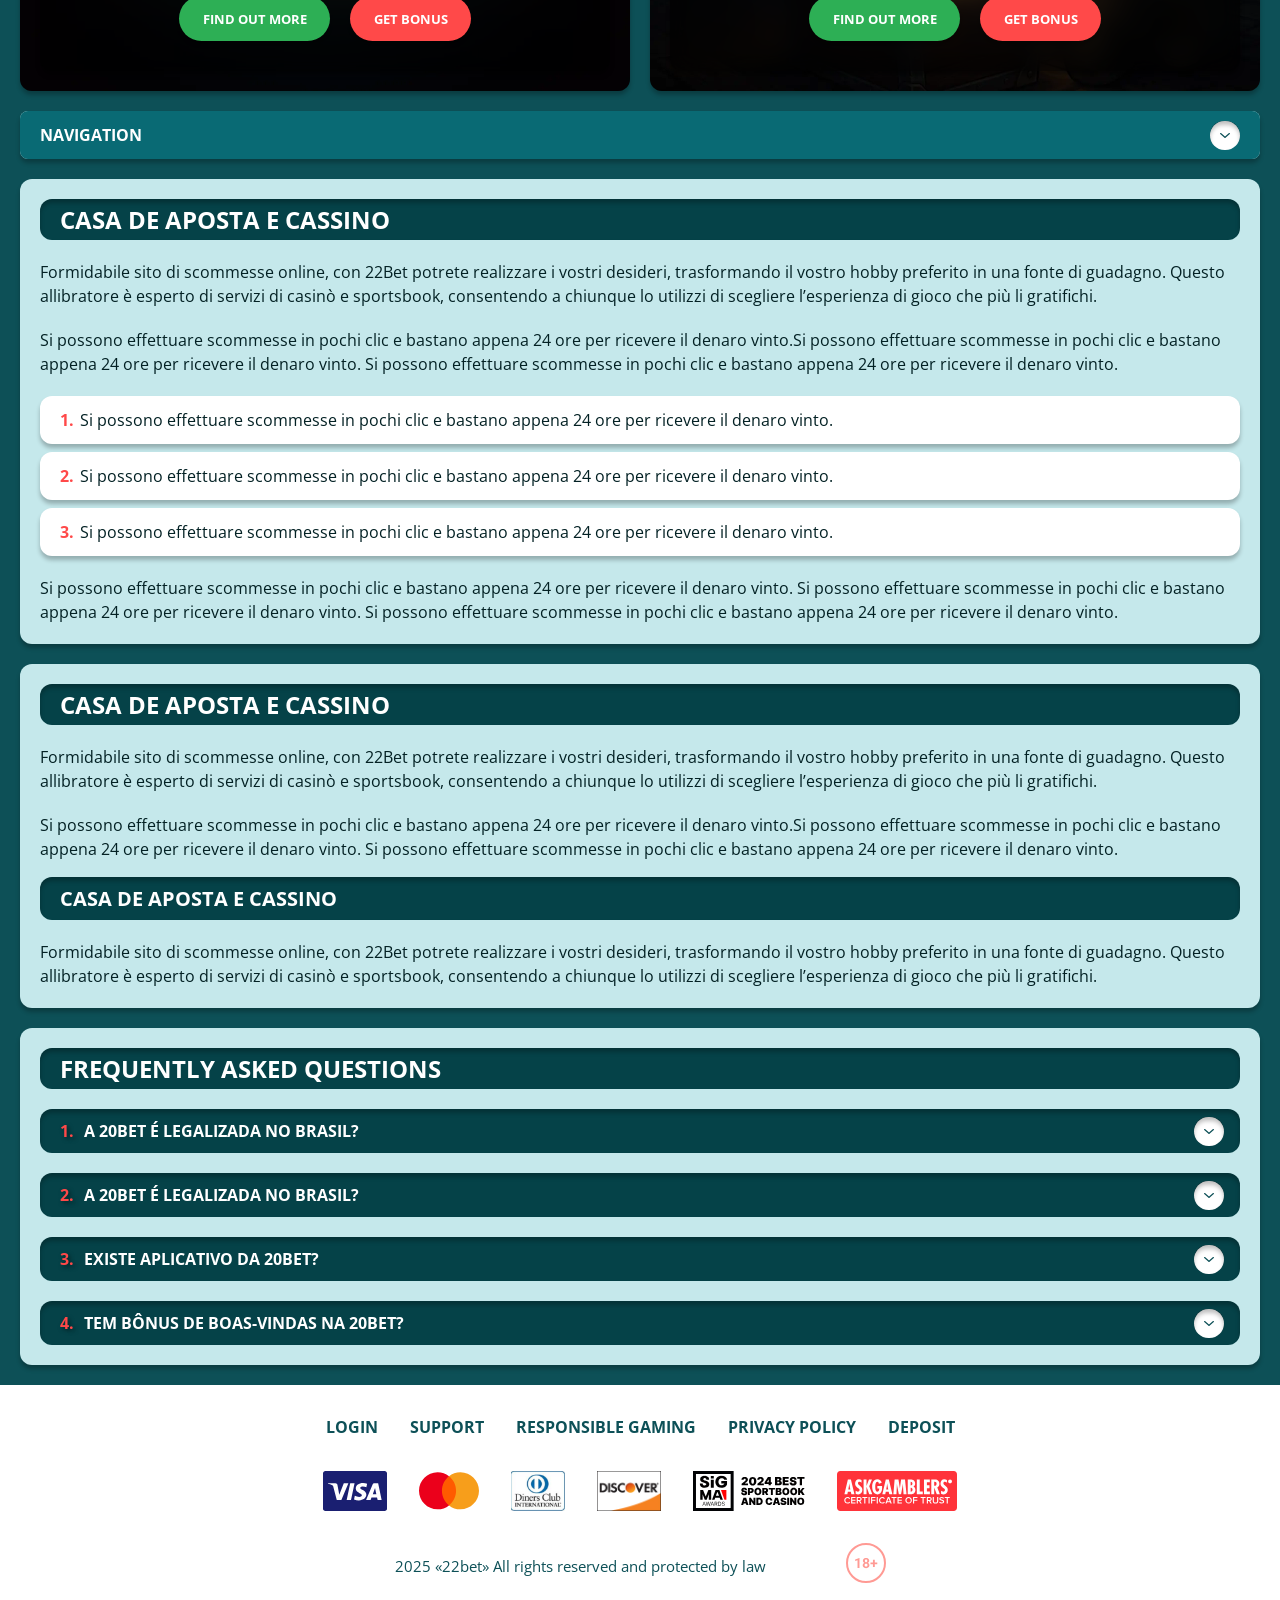
<file: bonus.html>
<!DOCTYPE html>
<html lang="pt">
  <head>
    <meta charset="UTF-8" />
   
    <meta name="viewport" content="width=device-width, initial-scale=1.0" />
    <title>22Bet no</title>
    <meta name="description" content />
    <meta property="og:site_name" content />
    <meta property="og:title" content />
    <meta property="og:type" content="website" />
    <meta property="og:url" content />
    <meta property="og:image" content />
    <meta property="og:image:alt" content />
    <meta property="og:locale" content="pt" />
    <meta property="og:description" content />
    <link rel="preconnect" href="https://fonts.googleapis.com" />
    <link rel="preconnect" href="https://fonts.gstatic.com" crossorigin="anonymous" />
    
   <link href="https://fonts.googleapis.com/css2?family=Open+Sans:ital,wght@0,300..800;1,300..800&display=swap" rel="stylesheet">
<link href="https://fonts.googleapis.com/css?family=Roboto+Condensed&display=swap" rel="stylesheet">

    <link rel="stylesheet" href="./css/reset.css" />
    <link rel="stylesheet" href="./css/main.css" />
    <link rel="stylesheet" href="./css/media.css"/>
    <link rel="icon" href="./images/Group.png" type="image/x-icon"/>
    <script
    src="https://code.jquery.com/jquery-3.6.1.min.js"
    integrity="sha256-o88AwQnZB+VDvE9tvIXrMQaPlFFSUTR+nldQm1LuPXQ="
    crossorigin="anonymous"
  ></script>
  </head>
  <body>
  <header class="header">
      <section class="content header__content">
        <a href="./index.html" class="logo header__logo"
          ><img src="./images/logo.svg" alt="logo" title
        /></a>
        <button class="header__btn-menu" >
          <svg width="16px" height="16px" viewBox="0 0 16 16" xmlns="http://www.w3.org/2000/svg">
              <rect y="0" width="16" height="3" rx="1.5"></rect>
              <rect y="6.5" width="16" height="3" rx="1.5"></rect>
              <rect y="13" width="16" height="3" rx="1.5"></rect>
            </svg>
        </button>

          <nav class="menu header__menu">
            <ul class="header__menu-list">
                
              <li class="">
              <div class="header__menu-wrapper">
                <div class="js-button-expander js-button-expander--menu" >
                <a href="./bonus.html" >
                <span>Bonuses</span>
              </a>
              </div>
              <div class="header__menu-wrap js-expand-content js-expand-content--menu">
                <ul >
                  <li>
                    <a href="./freeSpins.html">
                    <span>Free Spins</span>
                  </a></li>
                  <li><a href="./promoCode.html">
                    <span>Promo Code</span>
                  </a>
                </li>
                  <li><a href="./welcomeBonus.html">
                    <span>Welcome Bonus</span>
                  </a>
                </li>
                <li><a href="./vip.html">
                    <span>VIP</span>
                  </a>
                </li>
                </ul>
              </div>
              </div>
               <a href="./bonus.html" class="header__menu-item">
                <span>Bonuses</span>
              </a>
            </li>
              <li>
                <a href="./app.html">
                 App
                </a>
              </li>
              
              <li class="">
              <div class="header__menu-wrapper">
                <div class="js-button-expander js-button-expander--menu" >
                <a href="./casino.html" >
                <span> Casino</span>
              </a>
              </div>
              <div class="header__menu-wrap js-expand-content js-expand-content--menu">
                <ul >
                  <li>
                    <a href="./slots.html">
                    <span>Slots</span>
                  </a></li>
                 
                </ul>
              </div>
              </div>
               <a href="./casino.html" class="header__menu-item">
                <span>Casino</span>
              </a>
            </li>
               <li>
                <a href="./live.html">
               Live
                </a>
              </li>
              <li>
                    <a href="./freeSpins.html">
                    <span>Free Spins</span>
                  </a></li>
                  <li><a href="./promoCode.html">
                    <span>Promo Code</span>
                  </a>
                </li>
                  <li><a href="./welcomeBonus.html">
                    <span>Welcome Bonus</span>
                  </a>
                </li>
                <li><a href="./vip.html">
                    <span>VIP</span>
                  </a>
                </li>
             <li>
                    <a href="./slots.html">
                    <span>Slots</span>
                  </a></li>
             
             
            </ul>
            <div class="header__button header__button-menu " >
              <a href="#" class="button  button__login-menu">log in</a>
              <a href="#" class="button button__menu">registration</a>
            </div>
           
          </nav>
            <a href="#" class="button button__login">log in</a>
            <a href="#" class="button button__singup">registration</a>
            <div id="clock" class="header__time">00:00</div>
            <a href="#" class="header__flag">
                <span><img src="./images/flag.png" alt="flag" title /></span>
                <span>pt</span>
              </a>
      </section>
    </header>
     <main class="main home main-page">
        <section class=" hero hero__page">
           
            <div class="background background-page">
              <img src="./images/bonus/bg-bonus.webp" alt="hero" title />
              
            </div>
            <div class="hero__wrapper hero__wrapper-page">
              <div class="hero__data hero__data-bonus">
                <ul
                class="breadcrumbs "
                
              >
                <li
                  
                >
                  <a href="/" >
                    <span >Home</span></a
                  >
                 
                </li>
                <li
                  
                >
                  <a href="#" > <span >Bonuses</span></a>
                 
                </li>
              </ul>
                <h1 class="title general hero__title">
                  Online Casino Website
                </h1>
                 <p class="hero__text">The first thing that catches players' attention is the incredible simplicity of this casino.</p>
               
                <a href="#" class="button  hero__button ">Get a Bonus</a>
               
              </div>
             
            </div>
          </section>
      <section class="main__wrap main__wrap-page">
       
       <section class="content__wrapper content__wrapper-page">
        <section class="content article">
            <p>
             Lorem ipsum dolor sit <a href="#">22Bet</a> consectetur adipiscing elit. Quisque faucibus ex sapien vitae pellentesque sem placerat. In id cursus mi pretium tellus duis convallis. Tempus leo eu aenean sed diam urna tempor. Pulvinar vivamus fringilla lacus nec metus bibendum egestas. Iaculis massa nisl malesuada lacinia integer nunc posuere. Ut hendrerit semper vel class aptent taciti sociosqu.
            </p>
            <p>
             Ad litora torquent per conubia nostra inceptos himenaeos.
            </p>
          </section>
        
          <section class="content bonuses">
            <ul class="bonuses__list">
               <li class="  bonuses__item">
                 
                 <div class="images__wrap">
                   <div class="background bonuses__img">
                     <img src="./images/bonus/banner-bonus1.webp" alt="" title="">
                  </div>
                  <div class="bonuses__desc">
                     <div class="wrap">
                        
                        <h2 class="title high bonuses__title">Bonus Title</h2>
                        <div class="bonuses__text">
                           <p>Lorem ipsum dolor sit amet consectetur adipiscing elit. Text Text Text.</p>
                          </div>
                        
                     </div>
                     <div class="bonuses__buttons">
                      <a href="#" class="button bonuses__button">Find out more</a>
                      <a href="#" class="button bonuses__button">Get Bonus</a>
                   </div>
                  </div>
                 </div>
                  
               </li>
               <li class="bonuses__item">
                 <div class="images__wrap">
                  <div class="background bonuses__img">
                     <img src="./images/bonus/banner-bonus2.webp" alt="" title="">
                  </div>
                  <div class="bonuses__desc">
                     <div class="wrap">
                       
                        <h2 class="title high bonuses__title">Bonus Title</h2>
                        <div class="bonuses__text">
                            <p>Lorem ipsum dolor sit amet consectetur adipiscing elit. Text Text Text.</p> </div>
                        
                     </div>
                     <div class="bonuses__buttons">
                      <a href="#" class="button bonuses__button">Find out more</a>
                      <a href="#" class="button bonuses__button">Get Bonus</a>
                   </div>
                  </div>
                 </div>
               </li>
               <li class="bonuses__item">
                <div class="images__wrap">
                  <div class="background bonuses__img">
                     <img src="./images/bonus/banner-bonus3.webp" alt="" title="">
                  </div>
                  <div class="bonuses__desc">
                     <div class="wrap">
                        
                        <h2 class="title high bonuses__title">Bonus Title</h2>
                        <div class="bonuses__text">
                           <p>Lorem ipsum dolor sit amet consectetur adipiscing elit. Text Text Text.</p>
                        </div>
                       
                     </div>
                     <div class="bonuses__buttons">
                      <a href="#" class="button bonuses__button">Find out more</a>
                      <a href="#" class="button bonuses__button">Get Bonus</a>
                   </div>
                  </div>
                </div>
               </li>
               <li class="bonuses__item">
                  <div class="images__wrap">
                  <div class="background bonuses__img">
                     <img src="./images/bonus/banner-bonus4.webp" alt="" title="">
                  </div>
                  <div class="bonuses__desc">
                     <div class="wrap">
                        
                        <h2 class="title high bonuses__title">Bonus Title</h2>
                        <div class="bonuses__text">
                           <p>Lorem ipsum dolor sit amet consectetur adipiscing elit. Text Text Text.</p>
                        </div>
                        
                     </div>
                     <div class="bonuses__buttons">
                      <a href="#" class="button bonuses__button">Find out more</a>
                      <a href="#" class="button bonuses__button">Get Bonus</a>
                      
                   </div>
                  </div>
                  </div>
               </li>
            </ul>
         </section>
            <section class="content menu-review__content">
              

            
                <div class="menu__review-desk menu__review-content">Navigation</div>
                <ul class="menu__review menu__review-list">
                  <li><a href="#">Lorem ipsum dolor sit</a></li>
                    <li><a href="#">Amet consectetur adipiscing</a></li>
                      <li><a href="#">Quisque faucibus ex sapien vitae</a></li>
                        <li><a href="#">Ut hendrerit sempero</a></li>
                          <li><a href="#">Pulvinar vivamus fringilla</a></li>
                           <li><a href="#">Ad litora torquent per conubia</a></li>
                         
                          
                </ul>
             
          
          </section>
         
         <section class="content article">
            <h2 class="title high article__title">Casa de Aposta e Cassino</h2>
            
            <p>
             Formidabile sito di scommesse online, con 22Bet potrete realizzare i vostri desideri, trasformando il vostro hobby preferito in una fonte di guadagno. Questo allibratore è esperto di servizi di casinò e sportsbook, consentendo a chiunque lo utilizzi di scegliere l’esperienza di gioco che più li gratifichi.
            </p>
            <p>
             Si possono effettuare scommesse in pochi clic e bastano appena 24 ore per ricevere il denaro vinto.Si possono effettuare scommesse in pochi clic e bastano appena 24 ore per ricevere il denaro vinto. Si possono effettuare scommesse in pochi clic e bastano appena 24 ore per ricevere il denaro vinto.
            </p>
           <ol>
              <li>Si possono effettuare scommesse in pochi clic e bastano appena 24 ore per ricevere il denaro vinto.</li>
              <li>Si possono effettuare scommesse in pochi clic e bastano appena 24 ore per ricevere il denaro vinto.</li>
              <li>Si possono effettuare scommesse in pochi clic e bastano appena 24 ore per ricevere il denaro vinto.</li>
            </ol>
            <p>Si possono effettuare scommesse in pochi clic e bastano appena 24 ore per ricevere il denaro vinto. Si possono effettuare scommesse in pochi clic e bastano appena 24 ore per ricevere il denaro vinto. Si possono effettuare scommesse in pochi clic e bastano appena 24 ore per ricevere il denaro vinto.</p>
          </section>
           <section class="content article">
            <h2 class="title high article__title">Casa de Aposta e Cassino</h2>
            
            <p>
             Formidabile sito di scommesse online, con 22Bet potrete realizzare i vostri desideri, trasformando il vostro hobby preferito in una fonte di guadagno. Questo allibratore è esperto di servizi di casinò e sportsbook, consentendo a chiunque lo utilizzi di scegliere l’esperienza di gioco che più li gratifichi.
            </p>
            <p>
             Si possono effettuare scommesse in pochi clic e bastano appena 24 ore per ricevere il denaro vinto.Si possono effettuare scommesse in pochi clic e bastano appena 24 ore per ricevere il denaro vinto. Si possono effettuare scommesse in pochi clic e bastano appena 24 ore per ricevere il denaro vinto.
            </p>
          
            <h3>Casa de Aposta e Cassino</h3>
            <p>Formidabile sito di scommesse online, con 22Bet potrete realizzare i vostri desideri, trasformando il vostro hobby preferito in una fonte di guadagno. Questo allibratore è esperto di servizi di casinò e sportsbook, consentendo a chiunque lo utilizzi di scegliere l’esperienza di gioco che più li gratifichi.</p>
          </section>
        
           <section class="content faq">
            <h2 class="title high faq__title">Frequently Asked Questions</h2>
            <ul class="faq__list " >
              <li class="faq__item"  >
                <h3 class="title medium faq__subtitle js-button-expander js-button-expander--faq"  >A 20Bet é legalizada no Brasil?
                 </h3>
                <div  class="faq__answer js-expand-content js-expand-content--faq" >
                  <p  >
                    Sim, a casa de apostas tem licença emitida por Curaçao, que é reconhecida no Brasil e a permite atuar por aqui.
                  </p>
                </div>
              </li>
              <li class="faq__item"  >
                <h3 class="title medium faq__subtitle js-button-expander js-button-expander--faq"  >A 20Bet é legalizada no Brasil?</h3>
                <div class="faq__answer js-expand-content js-expand-content--faq" >
                  <p  >
                    Sim, a casa de apostas tem licença emitida por Curaçao, que é reconhecida no Brasil e a permite atuar por aqui.
                  </p>
                </div>
              </li> 
              <li class="faq__item"  >
                <h3 class="title medium faq__subtitle js-button-expander js-button-expander--faq"  >Existe aplicativo da 20Bet?</h3>
                <div class="faq__answer js-expand-content js-expand-content--faq" >
                  <p  >
                   Sim, disponível para sistemas operacionais iOS e Android.
                  </p>
                </div>
              </li> 
              <li class="faq__item"  >
                <h3 class="title medium faq__subtitle js-button-expander js-button-expander--faq"  >Tem bônus de boas-vindas na 20Bet?</h3>
                <div class="faq__answer js-expand-content js-expand-content--faq" >
                  <p  >
                   O pacote especial para novos usuários da 20Bet paga 100% sobre o primeiro depósito, com limite de 600 BRL.
                  </p>
                </div>
              </li> 
             
            </ul>
          </section>
          
        </section> 
        
       
        <div class=""  onclick="scrollToTop()">
          <button class="main__arrow" id="scrollToTopBtn"></button>
        </div> 
      </section>
    </main> 
  <footer class=" footer ">
      <section class="content footer__content">
        <ul class="footer__menu">
         <li><a href="./login.html">Login</a></li>
         <li><a href="./support.html">Support</a></li>
         <li><a href="./responsible.html">Responsible Gaming</a></li>
         <li><a href="./policy.html">Privacy Policy</a></li>
         <li><a href="./deposit.html">Deposit</a></li>
        </ul>
       
          <ul class="footer__cards-list">
           
            <li>
              <a href="#"
                ><img src="./images/visa.svg" alt="cardvisa" title
              /></a>
            </li>
            <li>
              <a href="#"
                ><img
                  src="./images/mastercard.svg"
                  alt="mastercard"
                  title
              /></a>
            </li>
            <li>
                <a href="#"
                  ><img src="./images/diners.svg" alt="diners" title
                /></a>
              </li>
              <li>
                <a href="#"
                  ><img src="./images/discover.svg" alt="discover" title
                /></a>
              </li>
              <li>
                <a href="#"
                  ><img src="./images/sigma.svg" alt="sigma" title
                /></a>
              </li>
              <li>
                <a href="#"
                  ><img src="./images/ask.svg" alt="ask" title
                /></a>
              </li>
            
          </ul>
       
        <div class="footer__wrapp">
          <div class="footer__text">
           
            <p>2025 «22bet» All rights reserved and protected by law
</p>
           
          </div>
          <div class="footer__age">
            <img src="./images/age.svg" alt="age" title />
          </div>
        </div>
      
      </section>
    </footer>
    
    <script src="./js/sidebar.js" defer></script>
    <script src="./js/expander.js" defer></script>
    <script src="./js/mobile-menu.js" defer></script>
    <script src="./js/clock.js" defer></script>
     <script src="./js/arrowUp.js" defer></script>
  </body>
</html>
</file>
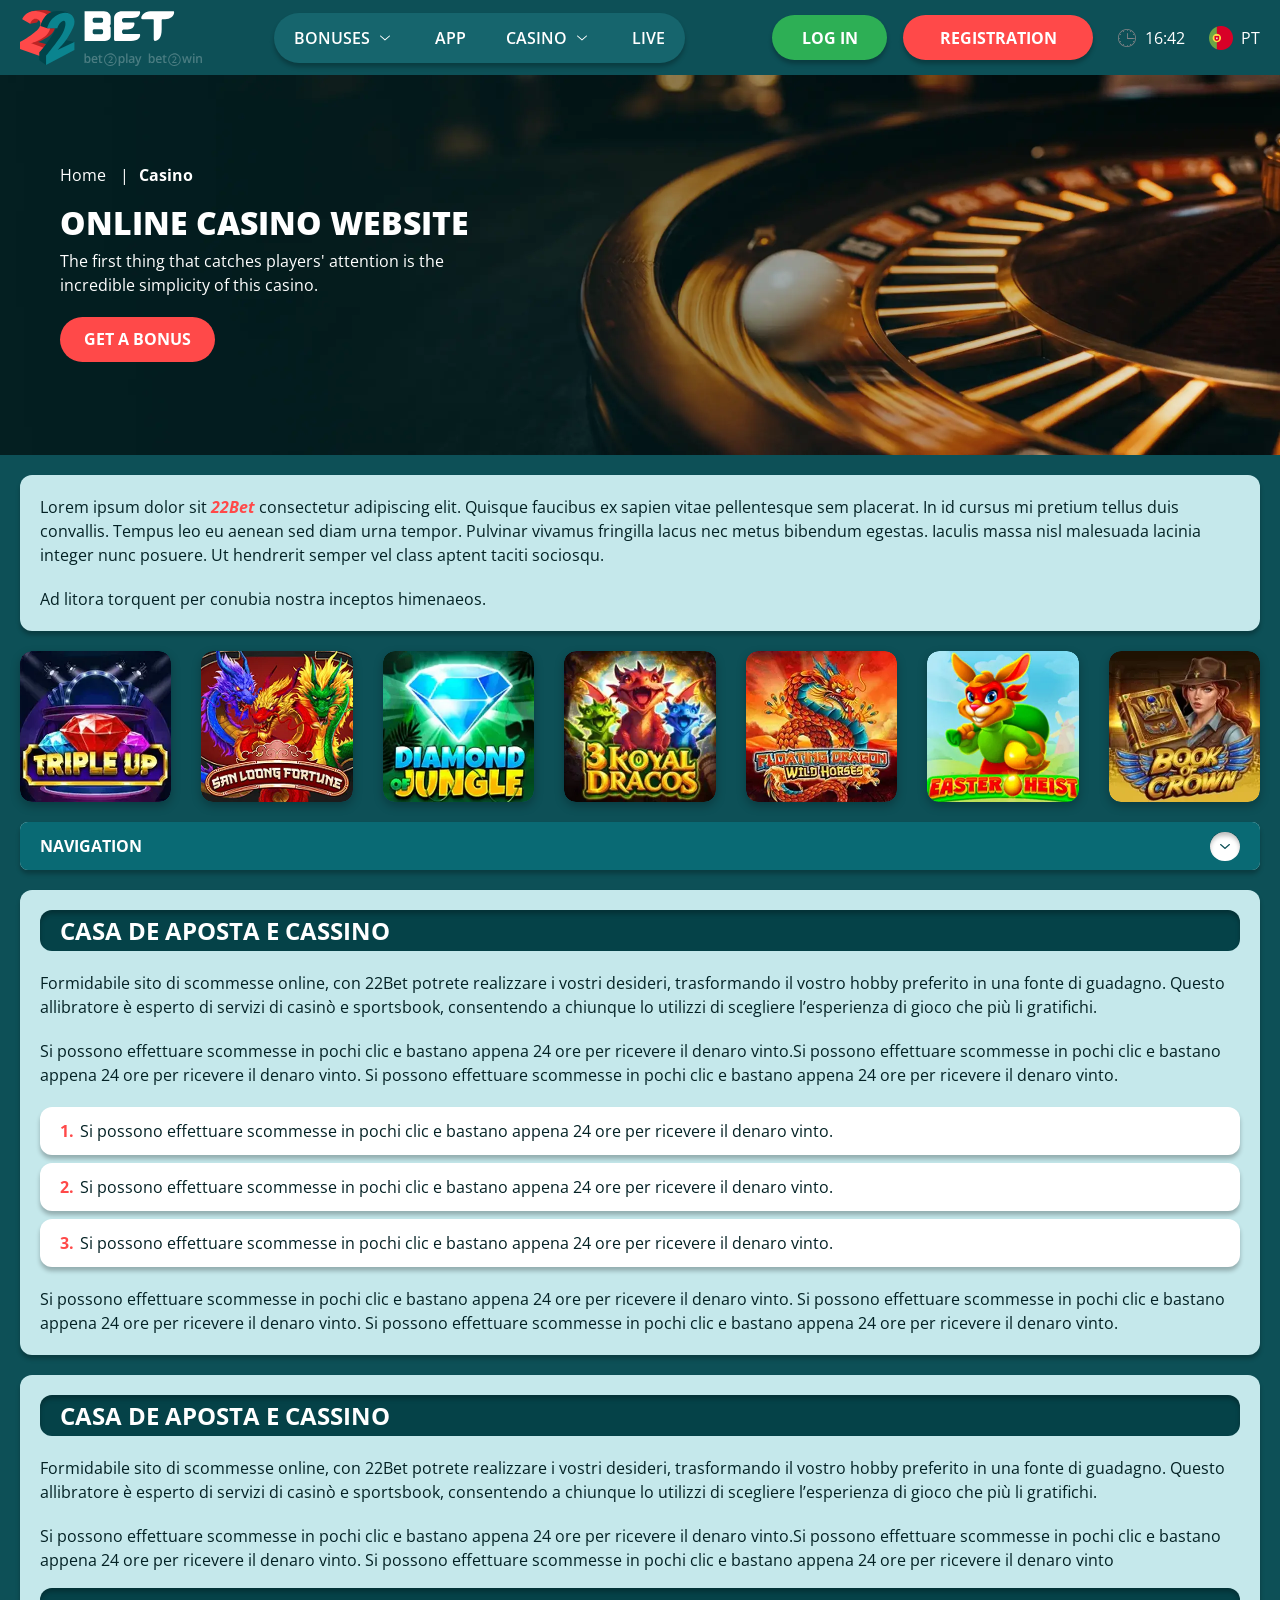
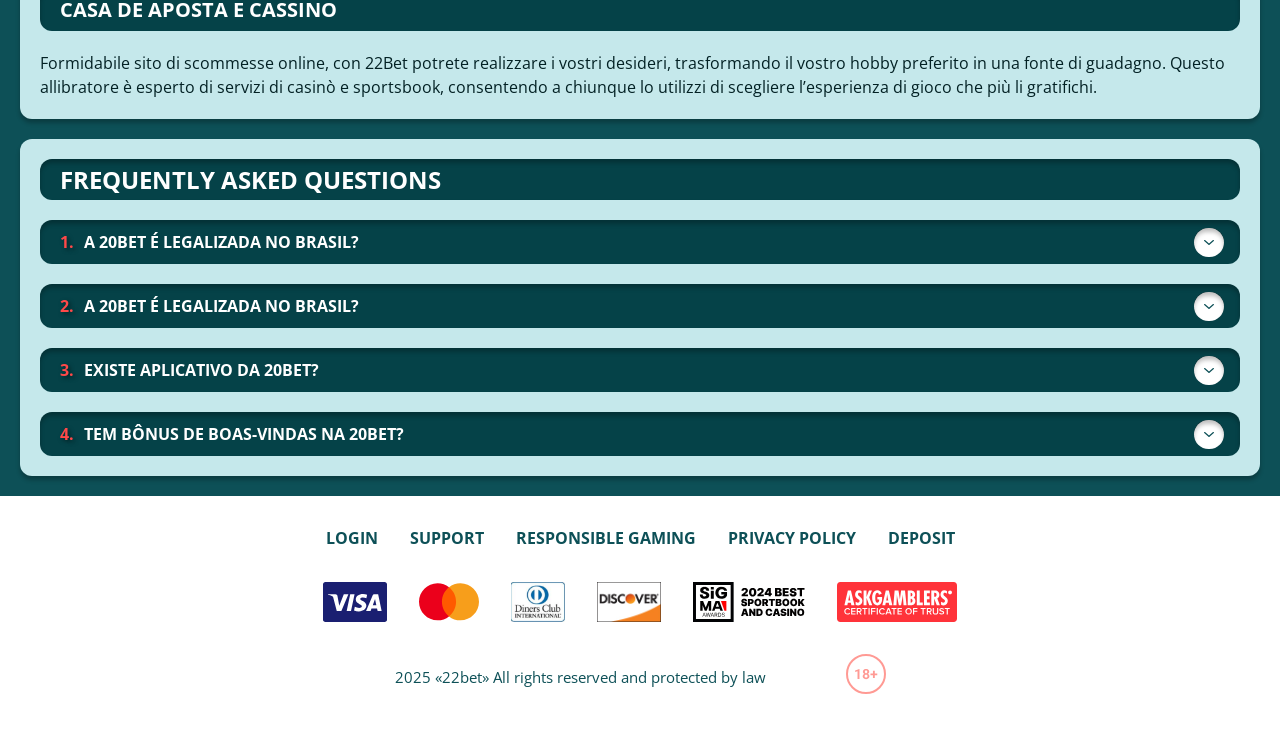
<file: casino.html>
<!DOCTYPE html>
<html lang="pt">
  <head>
    <meta charset="UTF-8" />
   
    <meta name="viewport" content="width=device-width, initial-scale=1.0" />
    <title>22Bet </title>
    <meta name="description" content />
    <meta property="og:site_name" content />
    <meta property="og:title" content />
    <meta property="og:type" content="website" />
    <meta property="og:url" content />
    <meta property="og:image" content />
    <meta property="og:image:alt" content />
    <meta property="og:locale" content="pt" />
    <meta property="og:description" content />
    <link rel="preconnect" href="https://fonts.googleapis.com" />
    <link rel="preconnect" href="https://fonts.gstatic.com" crossorigin="anonymous" />
   <link href="https://fonts.googleapis.com/css2?family=Open+Sans:ital,wght@0,300..800;1,300..800&display=swap" rel="stylesheet">
<link href="https://fonts.googleapis.com/css?family=Roboto+Condensed&display=swap" rel="stylesheet">

   <link rel="stylesheet" href="./css/reset.css" />
    <link rel="stylesheet" href="./css/main.css" />
    <link rel="stylesheet" href="./css/media.css"/>
    <link rel="icon" href="./images/Group.png" type="image/x-icon"/>
    <script
    src="https://code.jquery.com/jquery-3.6.1.min.js"
    integrity="sha256-o88AwQnZB+VDvE9tvIXrMQaPlFFSUTR+nldQm1LuPXQ="
    crossorigin="anonymous"
  ></script>
  </head>
  <body>
    <header class="header">
      <section class="content header__content">
        <a href="./index.html" class="logo header__logo"
          ><img src="./images/logo.svg" alt="logo" title
        /></a>
        <button class="header__btn-menu" >
          <svg width="16px" height="16px" viewBox="0 0 16 16" xmlns="http://www.w3.org/2000/svg">
              <rect y="0" width="16" height="3" rx="1.5"></rect>
              <rect y="6.5" width="16" height="3" rx="1.5"></rect>
              <rect y="13" width="16" height="3" rx="1.5"></rect>
            </svg>
        </button>

          <nav class="menu header__menu">
            <ul class="header__menu-list">
                
              <li class="">
              <div class="header__menu-wrapper">
                <div class="js-button-expander js-button-expander--menu" >
                <a href="./bonus.html" >
                <span>Bonuses</span>
              </a>
              </div>
              <div class="header__menu-wrap js-expand-content js-expand-content--menu">
                <ul >
                  <li>
                    <a href="./freeSpins.html">
                    <span>Free Spins</span>
                  </a></li>
                  <li><a href="./promoCode.html">
                    <span>Promo Code</span>
                  </a>
                </li>
                  <li><a href="./welcomeBonus.html">
                    <span>Welcome Bonus</span>
                  </a>
                </li>
                <li><a href="./vip.html">
                    <span>VIP</span>
                  </a>
                </li>
                </ul>
              </div>
              </div>
               <a href="./bonus.html" class="header__menu-item">
                <span>Bonuses</span>
              </a>
            </li>
              <li>
                <a href="./app.html">
                 App
                </a>
              </li>
              
              <li class="">
              <div class="header__menu-wrapper">
                <div class="js-button-expander js-button-expander--menu" >
                <a href="./casino.html" >
                <span> Casino</span>
              </a>
              </div>
              <div class="header__menu-wrap js-expand-content js-expand-content--menu">
                <ul >
                  <li>
                    <a href="./slots.html">
                    <span>Slots</span>
                  </a></li>
                 
                </ul>
              </div>
              </div>
               <a href="./bonus.html" class="header__menu-item">
                <span>Casino</span>
              </a>
            </li>
               <li>
                <a href="./live.html">
               Live
                </a>
              </li>
              <li>
                    <a href="./freeSpins.html">
                    <span>Free Spins</span>
                  </a></li>
                  <li><a href="./promoCode.html">
                    <span>Promo Code</span>
                  </a>
                </li>
                  <li><a href="./welcomeBonus.html">
                    <span>Welcome Bonus</span>
                  </a>
                </li>
                <li><a href="./vip.html">
                    <span>VIP</span>
                  </a>
                </li>
             <li>
                    <a href="./slots.html">
                    <span>Slots</span>
                  </a></li>
             
             
            </ul>
            <div class="header__button header__button-menu " >
              <a href="#" class="button  button__login-menu">log in</a>
              <a href="#" class="button button__menu">registration</a>
            </div>
           
          </nav>
            <a href="#" class="button button__login">log in</a>
            <a href="#" class="button button__singup">registration</a>
            <div id="clock" class="header__time">00:00</div>
            <a href="#" class="header__flag">
                <span><img src="./images/flag.png" alt="flag" title /></span>
                <span>pt</span>
              </a>
      </section>
    </header>
     <main class="main home main-page">
        <section class=" hero hero__page">
           
            <div class="background background-page">
              <img src="./images/casino/bg-casino.webp" alt="hero" title />
              
            </div>
            <div class="hero__wrapper hero__wrapper-page">
              <div class="hero__data hero__data-bonus">
                <ul
                class="breadcrumbs "
                
              >
                <li
                  
                >
                  <a href="/" >
                    <span >Home</span></a
                  >
                 
                </li>
                <li
                  
                >
                  <a href="#" > <span >Casino</span></a>
                 
                </li>
              </ul>
                <h1 class="title general hero__title">
                  Online Casino Website
                </h1>
                 <p class="hero__text">The first thing that catches players' attention is the incredible simplicity of this casino.</p>
               
                <a href="#" class="button  hero__button ">Get a Bonus</a>
               
              </div>
             
            </div>
          </section>
      <section class="main__wrap main__wrap-page">
       
       <section class="content__wrapper content__wrapper-page">

         
        
       
          <section class="content article">
            <p>
             Lorem ipsum dolor sit <a href="#">22Bet</a> consectetur adipiscing elit. Quisque faucibus ex sapien vitae pellentesque sem placerat. In id cursus mi pretium tellus duis convallis. Tempus leo eu aenean sed diam urna tempor. Pulvinar vivamus fringilla lacus nec metus bibendum egestas. Iaculis massa nisl malesuada lacinia integer nunc posuere. Ut hendrerit semper vel class aptent taciti sociosqu.
            </p>
            <p>
             Ad litora torquent per conubia nostra inceptos himenaeos.
            </p>
          </section>
               <section class="content casino">
           
              <ul class="casino__list ">
                <li class="casino__item">
                    <a href="#">
                      <div class="casino__wrapper">
                      <img class="casino__img" src="./images/casino/card-casino1.webp" alt="" title>
                    <div class="casino__hover casino__hover-live">
                        
                        <div class="casino-box">
                            
                        <span href="#" class="button  casino__buttons"><img src="./images/card-button.svg" alt="" title></span>
                        </div>
                    </div>
                    </div>
                    
                    </a>
                </li>
                <li class="casino__item">
                  <a href="#">
                      <div class="casino__wrapper">
                      <img class="casino__img" src="./images/casino/card-casino2.webp" alt="" title>
                    <div class="casino__hover casino__hover-live">
                        
                        <div class="casino-box">
                            
                        <span href="#" class="button  casino__buttons"><img src="./images/card-button.svg" alt="" title></span>
                        </div>
                    </div>
                    </div>
                    
                    </a>
              </li>
              <li class="casino__item">
                <a href="#">
                      <div class="casino__wrapper">
                      <img class="casino__img" src="./images/casino/card-casino3.webp" alt="" title>
                    <div class="casino__hover casino__hover-live">
                        
                        <div class="casino-box">
                            
                        <span href="#" class="button  casino__buttons"><img src="./images/card-button.svg" alt="" title></span>
                        </div>
                    </div>
                    </div>
                    
                    </a>
            </li>
             <li class="casino__item">
               <a href="#">
                      <div class="casino__wrapper">
                      <img class="casino__img" src="./images/casino/card-casino4.webp" alt="" title>
                    <div class="casino__hover casino__hover-live">
                        
                        <div class="casino-box">
                            
                        <span href="#" class="button  casino__buttons"><img src="./images/card-button.svg" alt="" title></span>
                        </div>
                    </div>
                    </div>
                    
                    </a>
            </li>
             <li class="casino__item">
                 <a href="#">
                      <div class="casino__wrapper">
                      <img class="casino__img" src="./images/casino/card-casino5.webp" alt="" title>
                    <div class="casino__hover casino__hover-live">
                        
                        <div class="casino-box">
                            
                        <span href="#" class="button  casino__buttons"><img src="./images/card-button.svg" alt="" title></span>
                        </div>
                    </div>
                    </div>
                    
                    </a>
            </li>
             <li class="casino__item">
                 <a href="#">
                      <div class="casino__wrapper">
                      <img class="casino__img" src="./images/casino/card-casino6.webp" alt="" title>
                    <div class="casino__hover casino__hover-live">
                        
                        <div class="casino-box">
                            
                        <span href="#" class="button  casino__buttons"><img src="./images/card-button.svg" alt="" title></span>
                        </div>
                    </div>
                    </div>
                    
                    </a>
            </li>
             <li class="casino__item">
                <a href="#">
                      <div class="casino__wrapper">
                      <img class="casino__img" src="./images/casino/card-casino7.webp" alt="" title>
                    <div class="casino__hover casino__hover-live">
                        
                        <div class="casino-box">
                            
                        <span href="#" class="button  casino__buttons"><img src="./images/card-button.svg" alt="" title></span>
                        </div>
                    </div>
                    </div>
                    
                    </a>
            </li>
             
             
             
             
    
      

              </ul>
         </section>
             
        
        
       <section class="content menu-review__content">
              

            
                <div class="menu__review-desk menu__review-content">Navigation</div>
                <ul class="menu__review menu__review-list">
                  <li><a href="#">Lorem ipsum dolor sit</a></li>
                    <li><a href="#">Amet consectetur adipiscing</a></li>
                      <li><a href="#">Quisque faucibus ex sapien vitae</a></li>
                        <li><a href="#">Ut hendrerit sempero</a></li>
                          <li><a href="#">Pulvinar vivamus fringilla</a></li>
                           <li><a href="#">Ad litora torquent per conubia</a></li>
                         
                          
                </ul>
             
          
          </section>
          
        
          <section class="content article">
            <h2 class="title high article__title">Casa de Aposta e Cassino</h2>
             
            <p>
             Formidabile sito di scommesse online, con 22Bet potrete realizzare i vostri desideri, trasformando il vostro hobby preferito in una fonte di guadagno. Questo allibratore è esperto di servizi di casinò e sportsbook, consentendo a chiunque lo utilizzi di scegliere l’esperienza di gioco che più li gratifichi.
            </p>
            <p>
             Si possono effettuare scommesse in pochi clic e bastano appena 24 ore per ricevere il denaro vinto.Si possono effettuare scommesse in pochi clic e bastano appena 24 ore per ricevere il denaro vinto. Si possono effettuare scommesse in pochi clic e bastano appena 24 ore per ricevere il denaro vinto.
            </p>
           <ol>
              <li>Si possono effettuare scommesse in pochi clic e bastano appena 24 ore per ricevere il denaro vinto.</li>
              <li>Si possono effettuare scommesse in pochi clic e bastano appena 24 ore per ricevere il denaro vinto.</li>
              <li>Si possono effettuare scommesse in pochi clic e bastano appena 24 ore per ricevere il denaro vinto.</li>
            </ol>
            <p>Si possono effettuare scommesse in pochi clic e bastano appena 24 ore per ricevere il denaro vinto. Si possono effettuare scommesse in pochi clic e bastano appena 24 ore per ricevere il denaro vinto. Si possono effettuare scommesse in pochi clic e bastano appena 24 ore per ricevere il denaro vinto.</p>
          </section>
         
         
           <section class="content article">
            <h2 class="title high article__title">Casa de Aposta e Cassino</h2>
            <p>Formidabile sito di scommesse online, con 22Bet potrete realizzare i vostri desideri, trasformando il vostro hobby preferito in una fonte di guadagno. Questo allibratore è esperto di servizi di casinò e sportsbook, consentendo a chiunque lo utilizzi di scegliere l’esperienza di gioco che più li gratifichi.</p>
            <p>Si possono effettuare scommesse in pochi clic e bastano appena 24 ore per ricevere il denaro vinto.Si possono effettuare scommesse in pochi clic e bastano appena 24 ore per ricevere il denaro vinto. Si possono effettuare scommesse in pochi clic e bastano appena 24 ore per ricevere il denaro vinto</p>
            <h3>Casa de Aposta e Cassino</h3>
            <p>Formidabile sito di scommesse online, con 22Bet potrete realizzare i vostri desideri, trasformando il vostro hobby preferito in una fonte di guadagno. Questo allibratore è esperto di servizi di casinò e sportsbook, consentendo a chiunque lo utilizzi di scegliere l’esperienza di gioco che più li gratifichi.</p>
           </section>

          <section class="content faq">
            <h2 class="title high faq__title">Frequently Asked Questions</h2>
            <ul class="faq__list " >
              <li class="faq__item"  >
                <h3 class="title medium faq__subtitle js-button-expander js-button-expander--faq"  >A 20Bet é legalizada no Brasil?
                 </h3>
                <div  class="faq__answer js-expand-content js-expand-content--faq" >
                  <p  >
                    Sim, a casa de apostas tem licença emitida por Curaçao, que é reconhecida no Brasil e a permite atuar por aqui.
                  </p>
                </div>
              </li>
              <li class="faq__item"  >
                <h3 class="title medium faq__subtitle js-button-expander js-button-expander--faq"  >A 20Bet é legalizada no Brasil?</h3>
                <div class="faq__answer js-expand-content js-expand-content--faq" >
                  <p  >
                    Sim, a casa de apostas tem licença emitida por Curaçao, que é reconhecida no Brasil e a permite atuar por aqui.
                  </p>
                </div>
              </li> 
              <li class="faq__item"  >
                <h3 class="title medium faq__subtitle js-button-expander js-button-expander--faq"  >Existe aplicativo da 20Bet?</h3>
                <div class="faq__answer js-expand-content js-expand-content--faq" >
                  <p  >
                   Sim, disponível para sistemas operacionais iOS e Android.
                  </p>
                </div>
              </li> 
              <li class="faq__item"  >
                <h3 class="title medium faq__subtitle js-button-expander js-button-expander--faq"  >Tem bônus de boas-vindas na 20Bet?</h3>
                <div class="faq__answer js-expand-content js-expand-content--faq" >
                  <p  >
                   O pacote especial para novos usuários da 20Bet paga 100% sobre o primeiro depósito, com limite de 600 BRL.
                  </p>
                </div>
              </li> 
             
            </ul>
          </section>
          
        </section> 
      
        <div class=""  onclick="scrollToTop()">
          <button class="main__arrow" id="scrollToTopBtn"></button>
        </div> 
        
      </section>
    </main> 
       <footer class=" footer ">
      <section class="content footer__content">
        <ul class="footer__menu">
         <li><a href="./login.html">Login</a></li>
         <li><a href="./support.html">Support</a></li>
         <li><a href="./responsible.html">Responsible Gaming</a></li>
         <li><a href="./policy.html">Privacy Policy</a></li>
         <li><a href="./deposit.html">Deposit</a></li>
        </ul>
       
          <ul class="footer__cards-list">
           
            <li>
              <a href="#"
                ><img src="./images/visa.svg" alt="cardvisa" title
              /></a>
            </li>
            <li>
              <a href="#"
                ><img
                  src="./images/mastercard.svg"
                  alt="mastercard"
                  title
              /></a>
            </li>
            <li>
                <a href="#"
                  ><img src="./images/diners.svg" alt="diners" title
                /></a>
              </li>
              <li>
                <a href="#"
                  ><img src="./images/discover.svg" alt="discover" title
                /></a>
              </li>
              <li>
                <a href="#"
                  ><img src="./images/sigma.svg" alt="sigma" title
                /></a>
              </li>
              <li>
                <a href="#"
                  ><img src="./images/ask.svg" alt="ask" title
                /></a>
              </li>
            
          </ul>
       
        <div class="footer__wrapp">
          <div class="footer__text">
           
            <p>2025 «22bet» All rights reserved and protected by law

</p>
           
          </div>
          <div class="footer__age">
            <img src="./images/age.svg" alt="age" title />
          </div>
        </div>
      
      </section>
    </footer>
    <script src="./js/arrowUp.js" defer></script>
    <script src="./js/sidebar.js" defer></script>
    <script src="./js/expander.js" defer></script>
    <script src="./js/mobile-menu.js" defer></script>
    <script src="./js/clock.js" defer></script>
  </body>
</html>
</file>
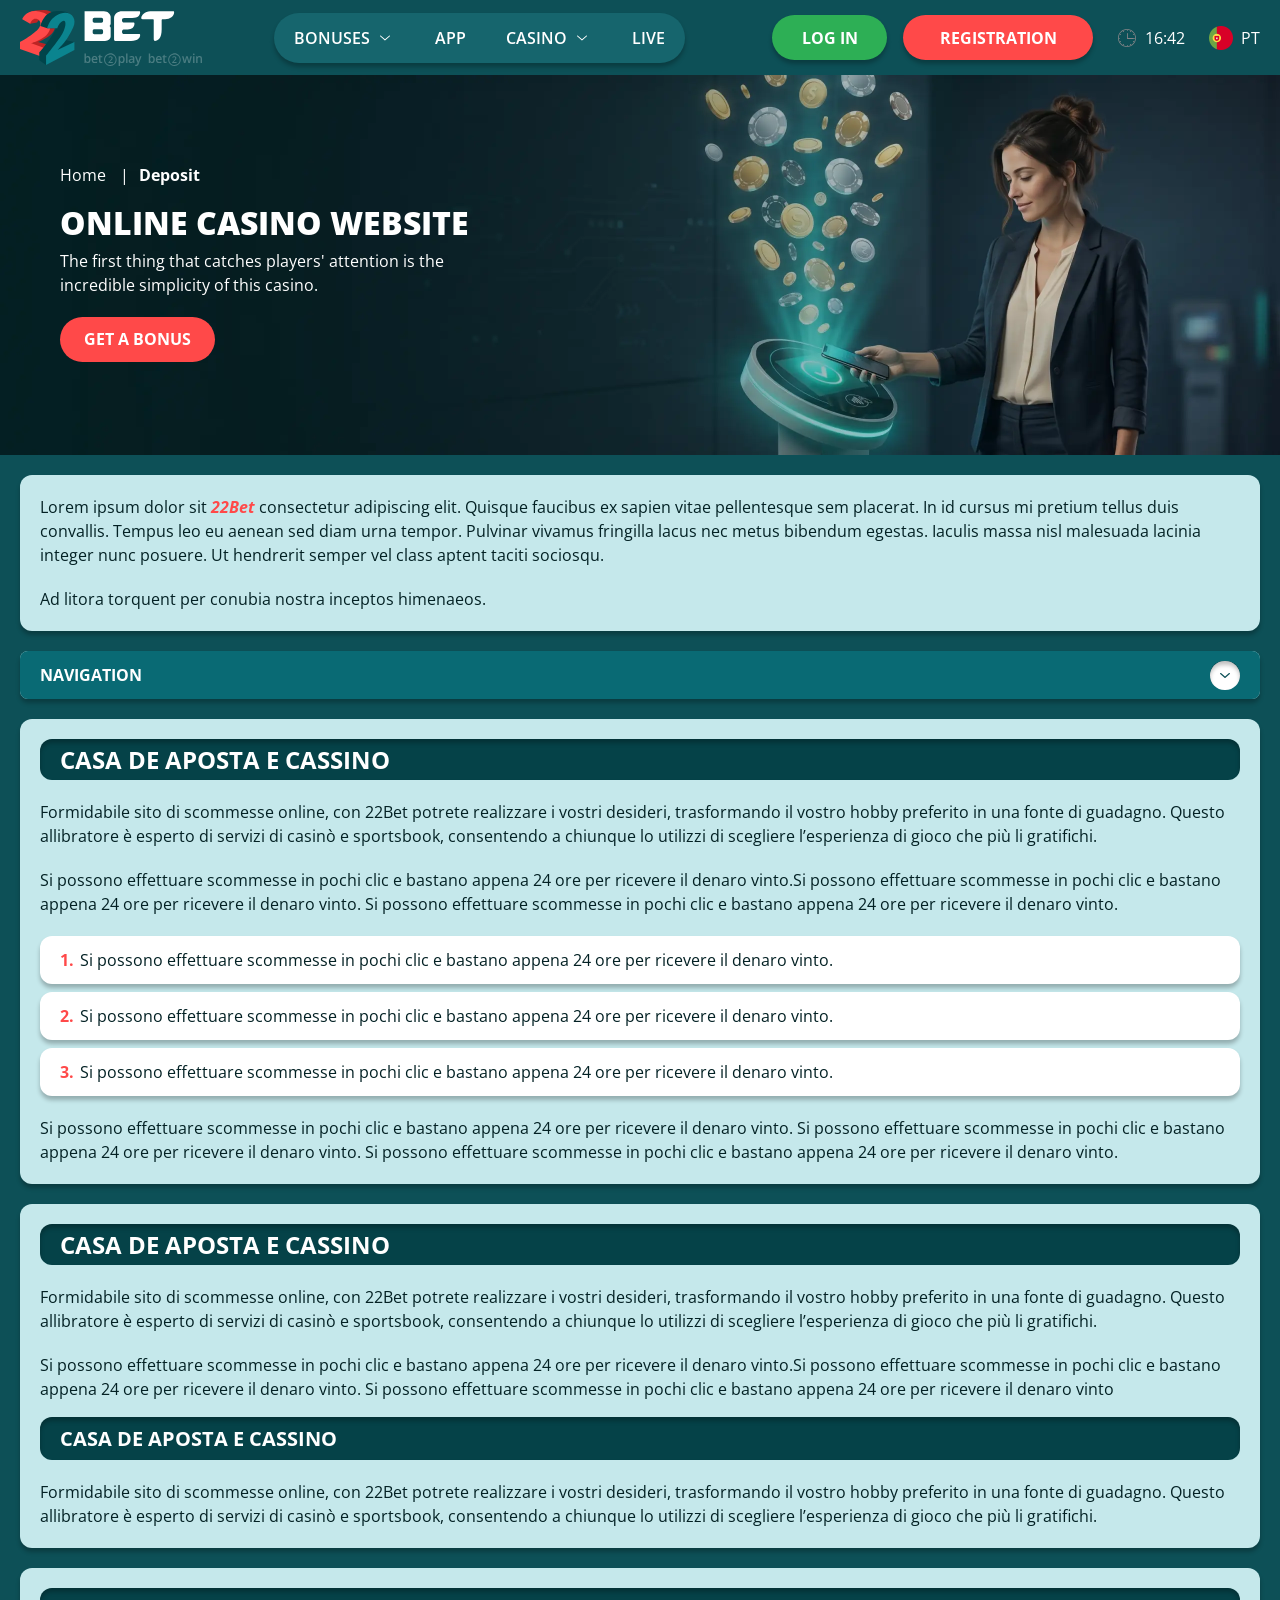
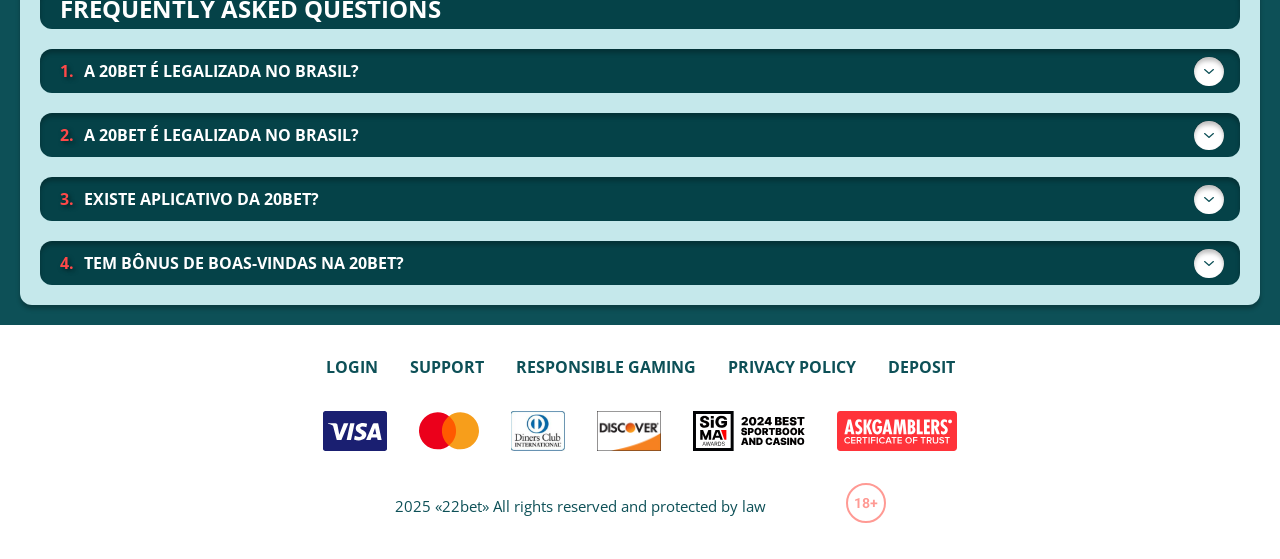
<file: deposit.html>
<!DOCTYPE html>
<html lang="pt">
  <head>
    <meta charset="UTF-8" />
   
    <meta name="viewport" content="width=device-width, initial-scale=1.0" />
    <title>22Bet </title>
    <meta name="description" content />
    <meta property="og:site_name" content />
    <meta property="og:title" content />
    <meta property="og:type" content="website" />
    <meta property="og:url" content />
    <meta property="og:image" content />
    <meta property="og:image:alt" content />
    <meta property="og:locale" content="pt" />
    <meta property="og:description" content />
    <link rel="preconnect" href="https://fonts.googleapis.com" />
    <link rel="preconnect" href="https://fonts.gstatic.com" crossorigin="anonymous" />
   <link href="https://fonts.googleapis.com/css2?family=Open+Sans:ital,wght@0,300..800;1,300..800&display=swap" rel="stylesheet">
<link href="https://fonts.googleapis.com/css?family=Roboto+Condensed&display=swap" rel="stylesheet">

   <link rel="stylesheet" href="./css/reset.css" />
    <link rel="stylesheet" href="./css/main.css" />
    <link rel="stylesheet" href="./css/media.css"/>
    <link rel="icon" href="./images/Group.png" type="image/x-icon"/>
    <script
    src="https://code.jquery.com/jquery-3.6.1.min.js"
    integrity="sha256-o88AwQnZB+VDvE9tvIXrMQaPlFFSUTR+nldQm1LuPXQ="
    crossorigin="anonymous"
  ></script>
  </head>
  <body>
    <header class="header">
      <section class="content header__content">
        <a href="./index.html" class="logo header__logo"
          ><img src="./images/logo.svg" alt="logo" title
        /></a>
        <button class="header__btn-menu" >
          <svg width="16px" height="16px" viewBox="0 0 16 16" xmlns="http://www.w3.org/2000/svg">
              <rect y="0" width="16" height="3" rx="1.5"></rect>
              <rect y="6.5" width="16" height="3" rx="1.5"></rect>
              <rect y="13" width="16" height="3" rx="1.5"></rect>
            </svg>
        </button>

          <nav class="menu header__menu">
            <ul class="header__menu-list">
                
              <li class="">
              <div class="header__menu-wrapper">
                <div class="js-button-expander js-button-expander--menu" >
                <a href="./bonus.html" >
                <span>Bonuses</span>
              </a>
              </div>
              <div class="header__menu-wrap js-expand-content js-expand-content--menu">
                <ul >
                  <li>
                    <a href="./freeSpins.html">
                    <span>Free Spins</span>
                  </a></li>
                  <li><a href="./promoCode.html">
                    <span>Promo Code</span>
                  </a>
                </li>
                  <li><a href="./welcomeBonus.html">
                    <span>Welcome Bonus</span>
                  </a>
                </li>
                <li><a href="./vip.html">
                    <span>VIP</span>
                  </a>
                </li>
                </ul>
              </div>
              </div>
               <a href="./bonus.html" class="header__menu-item">
                <span>Bonuses</span>
              </a>
            </li>
              <li>
                <a href="./app.html">
                 App
                </a>
              </li>
              
              <li class="">
              <div class="header__menu-wrapper">
                <div class="js-button-expander js-button-expander--menu" >
                <a href="./casino.html" >
                <span> Casino</span>
              </a>
              </div>
              <div class="header__menu-wrap js-expand-content js-expand-content--menu">
                <ul >
                  <li>
                    <a href="./slots.html">
                    <span>Slots</span>
                  </a></li>
                 
                </ul>
              </div>
              </div>
               <a href="./casino.html" class="header__menu-item">
                <span>Casino</span>
              </a>
            </li>
               <li>
                <a href="./live.html">
               Live
                </a>
              </li>
              <li>
                    <a href="./freeSpins.html">
                    <span>Free Spins</span>
                  </a></li>
                  <li><a href="./promoCode.html">
                    <span>Promo Code</span>
                  </a>
                </li>
                  <li><a href="./welcomeBonus.html">
                    <span>Welcome Bonus</span>
                  </a>
                </li>
                <li><a href="./vip.html">
                    <span>VIP</span>
                  </a>
                </li>
             <li>
                    <a href="./slots.html">
                    <span>Slots</span>
                  </a></li>
             
             
            </ul>
            <div class="header__button header__button-menu " >
              <a href="#" class="button  button__login-menu">log in</a>
              <a href="#" class="button button__menu">registration</a>
            </div>
           
          </nav>
            <a href="#" class="button button__login">log in</a>
            <a href="#" class="button button__singup">registration</a>
            <div id="clock" class="header__time">00:00</div>
            <a href="#" class="header__flag">
                <span><img src="./images/flag.png" alt="flag" title /></span>
                <span>pt</span>
              </a>
      </section>
    </header>
     <main class="main home main-page">
        <section class=" hero hero__page">
           
            <div class="background background-page">
              <img src="./images/layout-images/bg-deposit.webp" alt="hero" title />
              
            </div>
            <div class="hero__wrapper hero__wrapper-page">
              <div class="hero__data hero__data-bonus">
                <ul
                class="breadcrumbs "
                
              >
                <li
                  
                >
                  <a href="/" >
                    <span >Home</span></a
                  >
                 
                </li>
                <li
                  
                >
                  <a href="#" > <span >Deposit</span></a>
                 
                </li>
              </ul>
                <h1 class="title general hero__title">
                  Online Casino Website
                </h1>
                 <p class="hero__text">The first thing that catches players' attention is the incredible simplicity of this casino.</p>
               
                <a href="#" class="button  hero__button ">Get a Bonus</a>
               
              </div>
             
            </div>
          </section>
      <section class="main__wrap main__wrap-page">
       
       <section class="content__wrapper content__wrapper-page">

         
        
       
          <section class="content article">
            <p>
             Lorem ipsum dolor sit <a href="#">22Bet</a> consectetur adipiscing elit. Quisque faucibus ex sapien vitae pellentesque sem placerat. In id cursus mi pretium tellus duis convallis. Tempus leo eu aenean sed diam urna tempor. Pulvinar vivamus fringilla lacus nec metus bibendum egestas. Iaculis massa nisl malesuada lacinia integer nunc posuere. Ut hendrerit semper vel class aptent taciti sociosqu.
            </p>
            <p>
             Ad litora torquent per conubia nostra inceptos himenaeos.
            </p>
          </section>
         
               <section class="content menu-review__content">
              

            
                <div class="menu__review-desk menu__review-content">Navigation</div>
                <ul class="menu__review menu__review-list">
                  <li><a href="#">Lorem ipsum dolor sit</a></li>
                    <li><a href="#">Amet consectetur adipiscing</a></li>
                      <li><a href="#">Quisque faucibus ex sapien vitae</a></li>
                        <li><a href="#">Ut hendrerit sempero</a></li>
                          <li><a href="#">Pulvinar vivamus fringilla</a></li>
                           <li><a href="#">Ad litora torquent per conubia</a></li>
                         
                          
                </ul>
             
          
          </section>
          
        
          <section class="content article">
            <h2 class="title high article__title">Casa de Aposta e Cassino</h2>
             
            <p>
             Formidabile sito di scommesse online, con 22Bet potrete realizzare i vostri desideri, trasformando il vostro hobby preferito in una fonte di guadagno. Questo allibratore è esperto di servizi di casinò e sportsbook, consentendo a chiunque lo utilizzi di scegliere l’esperienza di gioco che più li gratifichi.
            </p>
            <p>
             Si possono effettuare scommesse in pochi clic e bastano appena 24 ore per ricevere il denaro vinto.Si possono effettuare scommesse in pochi clic e bastano appena 24 ore per ricevere il denaro vinto. Si possono effettuare scommesse in pochi clic e bastano appena 24 ore per ricevere il denaro vinto.
            </p>
           <ol>
              <li>Si possono effettuare scommesse in pochi clic e bastano appena 24 ore per ricevere il denaro vinto.</li>
              <li>Si possono effettuare scommesse in pochi clic e bastano appena 24 ore per ricevere il denaro vinto.</li>
              <li>Si possono effettuare scommesse in pochi clic e bastano appena 24 ore per ricevere il denaro vinto.</li>
            </ol>
            <p>Si possono effettuare scommesse in pochi clic e bastano appena 24 ore per ricevere il denaro vinto. Si possono effettuare scommesse in pochi clic e bastano appena 24 ore per ricevere il denaro vinto. Si possono effettuare scommesse in pochi clic e bastano appena 24 ore per ricevere il denaro vinto.</p>
          </section>
         
         
           <section class="content article">
            <h2 class="title high article__title">Casa de Aposta e Cassino</h2>
            <p>Formidabile sito di scommesse online, con 22Bet potrete realizzare i vostri desideri, trasformando il vostro hobby preferito in una fonte di guadagno. Questo allibratore è esperto di servizi di casinò e sportsbook, consentendo a chiunque lo utilizzi di scegliere l’esperienza di gioco che più li gratifichi.</p>
            <p>Si possono effettuare scommesse in pochi clic e bastano appena 24 ore per ricevere il denaro vinto.Si possono effettuare scommesse in pochi clic e bastano appena 24 ore per ricevere il denaro vinto. Si possono effettuare scommesse in pochi clic e bastano appena 24 ore per ricevere il denaro vinto</p>
            <h3>Casa de Aposta e Cassino</h3>
            <p>Formidabile sito di scommesse online, con 22Bet potrete realizzare i vostri desideri, trasformando il vostro hobby preferito in una fonte di guadagno. Questo allibratore è esperto di servizi di casinò e sportsbook, consentendo a chiunque lo utilizzi di scegliere l’esperienza di gioco che più li gratifichi.</p>
           </section>

          <section class="content faq">
            <h2 class="title high faq__title">Frequently Asked Questions</h2>
            <ul class="faq__list " >
              <li class="faq__item"  >
                <h3 class="title medium faq__subtitle js-button-expander js-button-expander--faq"  >A 20Bet é legalizada no Brasil?
                 </h3>
                <div  class="faq__answer js-expand-content js-expand-content--faq" >
                  <p  >
                    Sim, a casa de apostas tem licença emitida por Curaçao, que é reconhecida no Brasil e a permite atuar por aqui.
                  </p>
                </div>
              </li>
              <li class="faq__item"  >
                <h3 class="title medium faq__subtitle js-button-expander js-button-expander--faq"  >A 20Bet é legalizada no Brasil?</h3>
                <div class="faq__answer js-expand-content js-expand-content--faq" >
                  <p  >
                    Sim, a casa de apostas tem licença emitida por Curaçao, que é reconhecida no Brasil e a permite atuar por aqui.
                  </p>
                </div>
              </li> 
              <li class="faq__item"  >
                <h3 class="title medium faq__subtitle js-button-expander js-button-expander--faq"  >Existe aplicativo da 20Bet?</h3>
                <div class="faq__answer js-expand-content js-expand-content--faq" >
                  <p  >
                   Sim, disponível para sistemas operacionais iOS e Android.
                  </p>
                </div>
              </li> 
              <li class="faq__item"  >
                <h3 class="title medium faq__subtitle js-button-expander js-button-expander--faq"  >Tem bônus de boas-vindas na 20Bet?</h3>
                <div class="faq__answer js-expand-content js-expand-content--faq" >
                  <p  >
                   O pacote especial para novos usuários da 20Bet paga 100% sobre o primeiro depósito, com limite de 600 BRL.
                  </p>
                </div>
              </li> 
             
            </ul>
          </section>
          
        </section> 
      
        <div class=""  onclick="scrollToTop()">
          <button class="main__arrow" id="scrollToTopBtn"></button>
        </div> 
        
      </section>
    </main> 
   <footer class=" footer ">
      <section class="content footer__content">
        <ul class="footer__menu">
         <li><a href="./login.html">Login</a></li>
         <li><a href="./support.html">Support</a></li>
         <li><a href="./responsible.html">Responsible Gaming</a></li>
         <li><a href="./policy.html">Privacy Policy</a></li>
         <li><a href="./deposit.html">Deposit</a></li>
        </ul>
       
          <ul class="footer__cards-list">
           
            <li>
              <a href="#"
                ><img src="./images/visa.svg" alt="cardvisa" title
              /></a>
            </li>
            <li>
              <a href="#"
                ><img
                  src="./images/mastercard.svg"
                  alt="mastercard"
                  title
              /></a>
            </li>
            <li>
                <a href="#"
                  ><img src="./images/diners.svg" alt="diners" title
                /></a>
              </li>
              <li>
                <a href="#"
                  ><img src="./images/discover.svg" alt="discover" title
                /></a>
              </li>
              <li>
                <a href="#"
                  ><img src="./images/sigma.svg" alt="sigma" title
                /></a>
              </li>
              <li>
                <a href="#"
                  ><img src="./images/ask.svg" alt="ask" title
                /></a>
              </li>
            
          </ul>
       
        <div class="footer__wrapp">
          <div class="footer__text">
           
            <p>2025 «22bet» All rights reserved and protected by law
</p>
           
          </div>
          <div class="footer__age">
            <img src="./images/age.svg" alt="age" title />
          </div>
        </div>
      
      </section>
    </footer>
    <script src="./js/arrowUp.js" defer></script>
    <script src="./js/sidebar.js" defer></script>
    <script src="./js/expander.js" defer></script>
    <script src="./js/mobile-menu.js" defer></script>
    <script src="./js/clock.js" defer></script>
  </body>
</html>
</file>
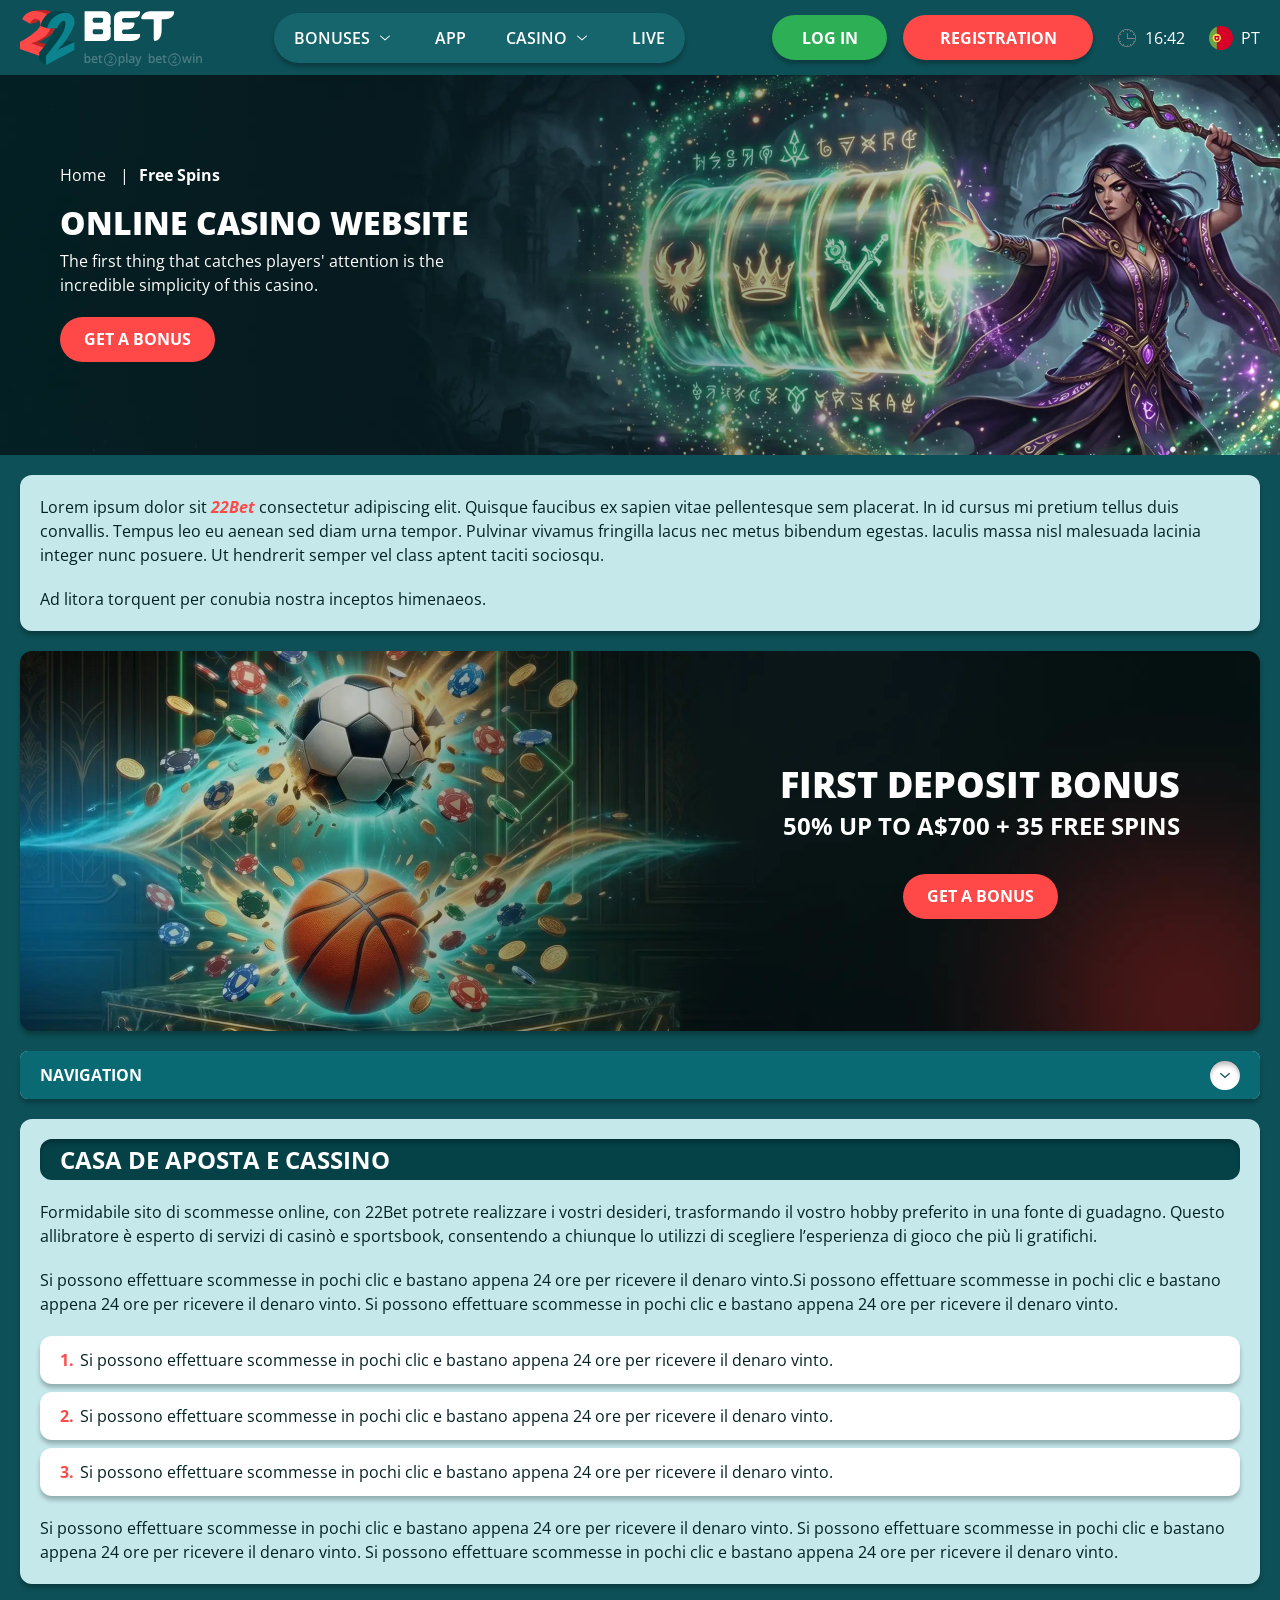
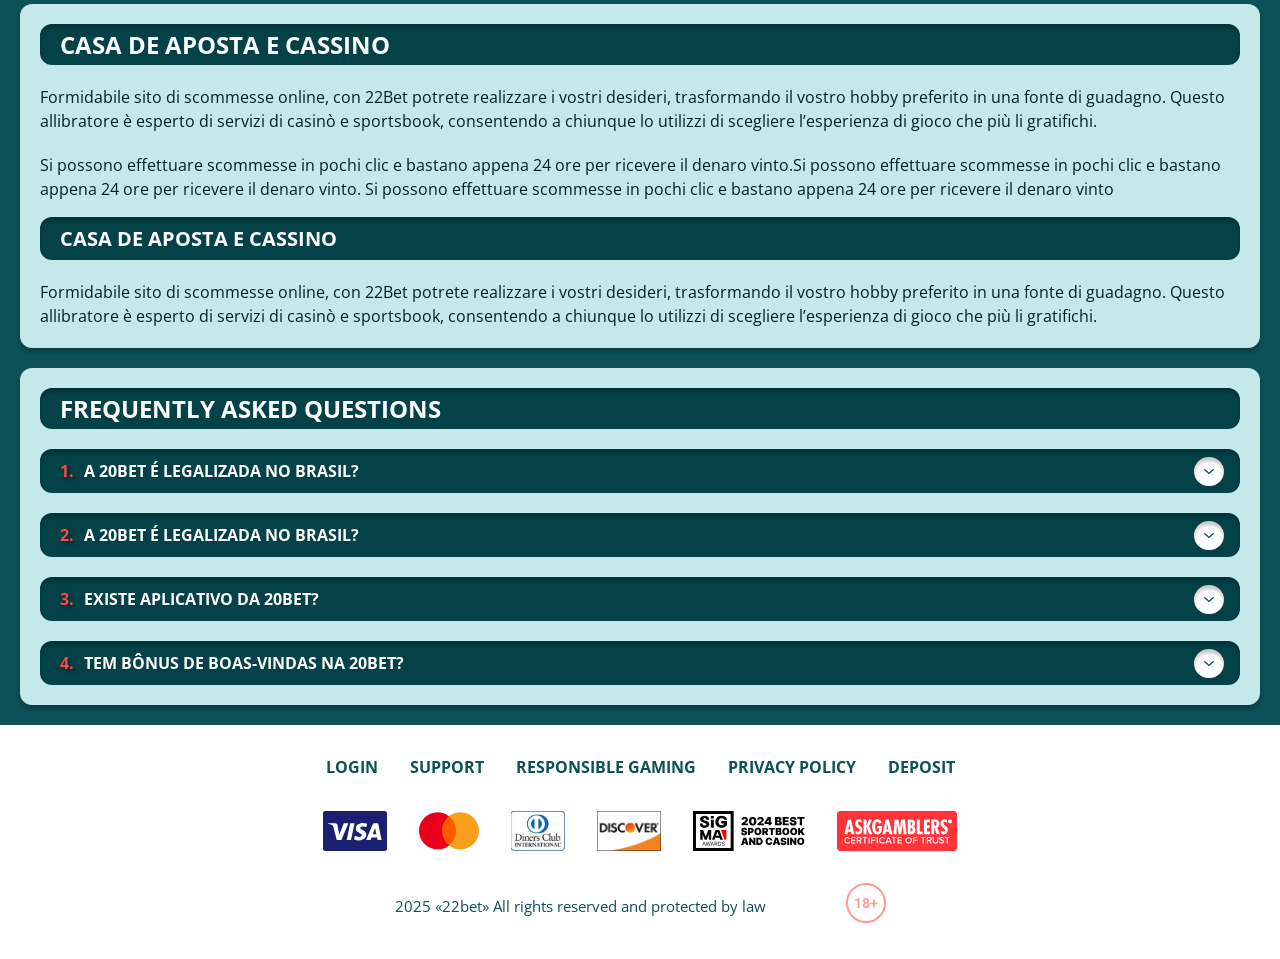
<file: freeSpins.html>
<!DOCTYPE html>
<html lang="pt">
  <head>
    <meta charset="UTF-8" />
   
    <meta name="viewport" content="width=device-width, initial-scale=1.0" />
    <title>22Bet </title>
    <meta name="description" content />
    <meta property="og:site_name" content />
    <meta property="og:title" content />
    <meta property="og:type" content="website" />
    <meta property="og:url" content />
    <meta property="og:image" content />
    <meta property="og:image:alt" content />
    <meta property="og:locale" content="pt" />
    <meta property="og:description" content />
    <link rel="preconnect" href="https://fonts.googleapis.com" />
    <link rel="preconnect" href="https://fonts.gstatic.com" crossorigin="anonymous" />
   <link href="https://fonts.googleapis.com/css2?family=Open+Sans:ital,wght@0,300..800;1,300..800&display=swap" rel="stylesheet">
<link href="https://fonts.googleapis.com/css?family=Roboto+Condensed&display=swap" rel="stylesheet">

   <link rel="stylesheet" href="./css/reset.css" />
    <link rel="stylesheet" href="./css/main.css" />
    <link rel="stylesheet" href="./css/media.css"/>
    <link rel="icon" href="./images/Group.png" type="image/x-icon"/>
    <script
    src="https://code.jquery.com/jquery-3.6.1.min.js"
    integrity="sha256-o88AwQnZB+VDvE9tvIXrMQaPlFFSUTR+nldQm1LuPXQ="
    crossorigin="anonymous"
  ></script>
  </head>
  <body>
    <header class="header">
      <section class="content header__content">
        <a href="./index.html" class="logo header__logo"
          ><img src="./images/logo.svg" alt="logo" title
        /></a>
        <button class="header__btn-menu" >
          <svg width="16px" height="16px" viewBox="0 0 16 16" xmlns="http://www.w3.org/2000/svg">
              <rect y="0" width="16" height="3" rx="1.5"></rect>
              <rect y="6.5" width="16" height="3" rx="1.5"></rect>
              <rect y="13" width="16" height="3" rx="1.5"></rect>
            </svg>
        </button>

          <nav class="menu header__menu">
            <ul class="header__menu-list">
                
              <li class="">
              <div class="header__menu-wrapper">
                <div class="js-button-expander js-button-expander--menu" >
                <a href="./bonus.html" >
                <span>Bonuses</span>
              </a>
              </div>
              <div class="header__menu-wrap js-expand-content js-expand-content--menu">
                <ul >
                  <li>
                    <a href="./freeSpins.html">
                    <span>Free Spins</span>
                  </a></li>
                  <li><a href="./promoCode.html">
                    <span>Promo Code</span>
                  </a>
                </li>
                  <li><a href="./welcomeBonus.html">
                    <span>Welcome Bonus</span>
                  </a>
                </li>
                <li><a href="./vip.html">
                    <span>VIP</span>
                  </a>
                </li>
                </ul>
              </div>
              </div>
               <a href="./bonus.html" class="header__menu-item">
                <span>Bonuses</span>
              </a>
            </li>
              <li>
                <a href="./app.html">
                 App
                </a>
              </li>
              
              <li class="">
              <div class="header__menu-wrapper">
                <div class="js-button-expander js-button-expander--menu" >
                <a href="./casino.html" >
                <span> Casino</span>
              </a>
              </div>
              <div class="header__menu-wrap js-expand-content js-expand-content--menu">
                <ul >
                  <li>
                    <a href="./slots.html">
                    <span>Slots</span>
                  </a></li>
                 
                </ul>
              </div>
              </div>
               <a href="./casino.html" class="header__menu-item">
                <span>Casino</span>
              </a>
            </li>
               <li>
                <a href="./live.html">
               Live
                </a>
              </li>
              <li>
                    <a href="./freeSpins.html">
                    <span>Free Spins</span>
                  </a></li>
                  <li><a href="./promoCode.html">
                    <span>Promo Code</span>
                  </a>
                </li>
                  <li><a href="./welcomeBonus.html">
                    <span>Welcome Bonus</span>
                  </a>
                </li>
                <li><a href="./vip.html">
                    <span>VIP</span>
                  </a>
                </li>
             <li>
                    <a href="./slots.html">
                    <span>Slots</span>
                  </a></li>
             
             
            </ul>
            <div class="header__button header__button-menu " >
              <a href="#" class="button  button__login-menu">log in</a>
              <a href="#" class="button button__menu">registration</a>
            </div>
           
          </nav>
            <a href="#" class="button button__login">log in</a>
            <a href="#" class="button button__singup">registration</a>
            <div id="clock" class="header__time">00:00</div>
            <a href="#" class="header__flag">
                <span><img src="./images/flag.png" alt="flag" title /></span>
                <span>pt</span>
              </a>
      </section>
    </header>
     <main class="main home main-page">
        <section class=" hero hero__page">
           
            <div class="background background-page hero__background">
              <img src="./images/layout-images/bg-freeSpin.webp" alt="hero" title />
              
            </div>
            <div class="hero__wrapper hero__wrapper-page">
              <div class="hero__data hero__data-bonus">
                <ul
                class="breadcrumbs "
                
              >
                <li
                  
                >
                  <a href="/" >
                    <span >Home</span></a
                  >
                 
                </li>
                <li
                  
                >
                  <a href="#" > <span >Free Spins</span></a>
                 
                </li>
              </ul>
                <h1 class="title general hero__title">
                  Online Casino Website
                </h1>
                 <p class="hero__text">The first thing that catches players' attention is the incredible simplicity of this casino.</p>
               
                <a href="#" class="button  hero__button ">Get a Bonus</a>
               
              </div>
             
            </div>
          </section>
      <section class="main__wrap main__wrap-page">
       
       <section class="content__wrapper content__wrapper-page">

         
        
       
          <section class="content article">
            <p>
             Lorem ipsum dolor sit <a href="#">22Bet</a> consectetur adipiscing elit. Quisque faucibus ex sapien vitae pellentesque sem placerat. In id cursus mi pretium tellus duis convallis. Tempus leo eu aenean sed diam urna tempor. Pulvinar vivamus fringilla lacus nec metus bibendum egestas. Iaculis massa nisl malesuada lacinia integer nunc posuere. Ut hendrerit semper vel class aptent taciti sociosqu.
            </p>
            <p>
             Ad litora torquent per conubia nostra inceptos himenaeos.
            </p>
          </section>
         
             
               <section class="content banner banner-main">
            <div class="background banner__background">
              
              <img src="./images/layout-images/banner-freeSpin.webp" alt="banner" title />
              
            </div>
            <div class="banner__info">
              
              <h2 class="title high banner__title-main">
                  
               first Deposit Bonus
              </h2>
            <p class="banner__subtitle">50% up to A$700 + 35 Free spins</p>
              <a href="#" class="button banner__button">Get a Bonus</a>
            </div>
          </section>
        
         <section class="content menu-review__content">
              

            
                <div class="menu__review-desk menu__review-content">Navigation</div>
                <ul class="menu__review menu__review-list">
                  <li><a href="#">Lorem ipsum dolor sit</a></li>
                    <li><a href="#">Amet consectetur adipiscing</a></li>
                      <li><a href="#">Quisque faucibus ex sapien vitae</a></li>
                        <li><a href="#">Ut hendrerit sempero</a></li>
                          <li><a href="#">Pulvinar vivamus fringilla</a></li>
                           <li><a href="#">Ad litora torquent per conubia</a></li>
                         
                          
                </ul>
             
          
          </section>
          
          
        
          <section class="content article">
            <h2 class="title high article__title">Casa de Aposta e Cassino</h2>
             
            <p>
             Formidabile sito di scommesse online, con 22Bet potrete realizzare i vostri desideri, trasformando il vostro hobby preferito in una fonte di guadagno. Questo allibratore è esperto di servizi di casinò e sportsbook, consentendo a chiunque lo utilizzi di scegliere l’esperienza di gioco che più li gratifichi.
            </p>
            <p>
             Si possono effettuare scommesse in pochi clic e bastano appena 24 ore per ricevere il denaro vinto.Si possono effettuare scommesse in pochi clic e bastano appena 24 ore per ricevere il denaro vinto. Si possono effettuare scommesse in pochi clic e bastano appena 24 ore per ricevere il denaro vinto.
            </p>
           <ol>
              <li>Si possono effettuare scommesse in pochi clic e bastano appena 24 ore per ricevere il denaro vinto.</li>
              <li>Si possono effettuare scommesse in pochi clic e bastano appena 24 ore per ricevere il denaro vinto.</li>
              <li>Si possono effettuare scommesse in pochi clic e bastano appena 24 ore per ricevere il denaro vinto.</li>
            </ol>
            <p>Si possono effettuare scommesse in pochi clic e bastano appena 24 ore per ricevere il denaro vinto. Si possono effettuare scommesse in pochi clic e bastano appena 24 ore per ricevere il denaro vinto. Si possono effettuare scommesse in pochi clic e bastano appena 24 ore per ricevere il denaro vinto.</p>
          </section>
         
         
           <section class="content article">
            <h2 class="title high article__title">Casa de Aposta e Cassino</h2>
            <p>Formidabile sito di scommesse online, con 22Bet potrete realizzare i vostri desideri, trasformando il vostro hobby preferito in una fonte di guadagno. Questo allibratore è esperto di servizi di casinò e sportsbook, consentendo a chiunque lo utilizzi di scegliere l’esperienza di gioco che più li gratifichi.</p>
            <p>Si possono effettuare scommesse in pochi clic e bastano appena 24 ore per ricevere il denaro vinto.Si possono effettuare scommesse in pochi clic e bastano appena 24 ore per ricevere il denaro vinto. Si possono effettuare scommesse in pochi clic e bastano appena 24 ore per ricevere il denaro vinto</p>
            <h3>Casa de Aposta e Cassino</h3>
            <p>Formidabile sito di scommesse online, con 22Bet potrete realizzare i vostri desideri, trasformando il vostro hobby preferito in una fonte di guadagno. Questo allibratore è esperto di servizi di casinò e sportsbook, consentendo a chiunque lo utilizzi di scegliere l’esperienza di gioco che più li gratifichi.</p>
           </section>

          <section class="content faq">
            <h2 class="title high faq__title">Frequently Asked Questions</h2>
            <ul class="faq__list " >
              <li class="faq__item"  >
                <h3 class="title medium faq__subtitle js-button-expander js-button-expander--faq"  >A 20Bet é legalizada no Brasil?
                 </h3>
                <div  class="faq__answer js-expand-content js-expand-content--faq" >
                  <p  >
                    Sim, a casa de apostas tem licença emitida por Curaçao, que é reconhecida no Brasil e a permite atuar por aqui.
                  </p>
                </div>
              </li>
              <li class="faq__item"  >
                <h3 class="title medium faq__subtitle js-button-expander js-button-expander--faq"  >A 20Bet é legalizada no Brasil?</h3>
                <div class="faq__answer js-expand-content js-expand-content--faq" >
                  <p  >
                    Sim, a casa de apostas tem licença emitida por Curaçao, que é reconhecida no Brasil e a permite atuar por aqui.
                  </p>
                </div>
              </li> 
              <li class="faq__item"  >
                <h3 class="title medium faq__subtitle js-button-expander js-button-expander--faq"  >Existe aplicativo da 20Bet?</h3>
                <div class="faq__answer js-expand-content js-expand-content--faq" >
                  <p  >
                   Sim, disponível para sistemas operacionais iOS e Android.
                  </p>
                </div>
              </li> 
              <li class="faq__item"  >
                <h3 class="title medium faq__subtitle js-button-expander js-button-expander--faq"  >Tem bônus de boas-vindas na 20Bet?</h3>
                <div class="faq__answer js-expand-content js-expand-content--faq" >
                  <p  >
                   O pacote especial para novos usuários da 20Bet paga 100% sobre o primeiro depósito, com limite de 600 BRL.
                  </p>
                </div>
              </li> 
             
            </ul>
          </section>
          
        </section> 
      
        <div class=""  onclick="scrollToTop()">
          <button class="main__arrow" id="scrollToTopBtn"></button>
        </div> 
        
      </section>
    </main> 
    <footer class=" footer ">
      <section class="content footer__content">
        <ul class="footer__menu">
         <li><a href="./login.html">Login</a></li>
         <li><a href="./support.html">Support</a></li>
         <li><a href="./responsible.html">Responsible Gaming</a></li>
         <li><a href="./policy.html">Privacy Policy</a></li>
         <li><a href="./deposit.html">Deposit</a></li>
        </ul>
       
          <ul class="footer__cards-list">
           
            <li>
              <a href="#"
                ><img src="./images/visa.svg" alt="cardvisa" title
              /></a>
            </li>
            <li>
              <a href="#"
                ><img
                  src="./images/mastercard.svg"
                  alt="mastercard"
                  title
              /></a>
            </li>
            <li>
                <a href="#"
                  ><img src="./images/diners.svg" alt="diners" title
                /></a>
              </li>
              <li>
                <a href="#"
                  ><img src="./images/discover.svg" alt="discover" title
                /></a>
              </li>
              <li>
                <a href="#"
                  ><img src="./images/sigma.svg" alt="sigma" title
                /></a>
              </li>
              <li>
                <a href="#"
                  ><img src="./images/ask.svg" alt="ask" title
                /></a>
              </li>
            
          </ul>
       
        <div class="footer__wrapp">
          <div class="footer__text">
           
            <p>2025 «22bet» All rights reserved and protected by law

</p>
           
          </div>
          <div class="footer__age">
            <img src="./images/age.svg" alt="age" title />
          </div>
        </div>
      
      </section>
    </footer>
    <script src="./js/arrowUp.js" defer></script>
    <script src="./js/sidebar.js" defer></script>
    <script src="./js/expander.js" defer></script>
    <script src="./js/mobile-menu.js" defer></script>
    <script src="./js/clock.js" defer></script>
  </body>
</html>
</file>
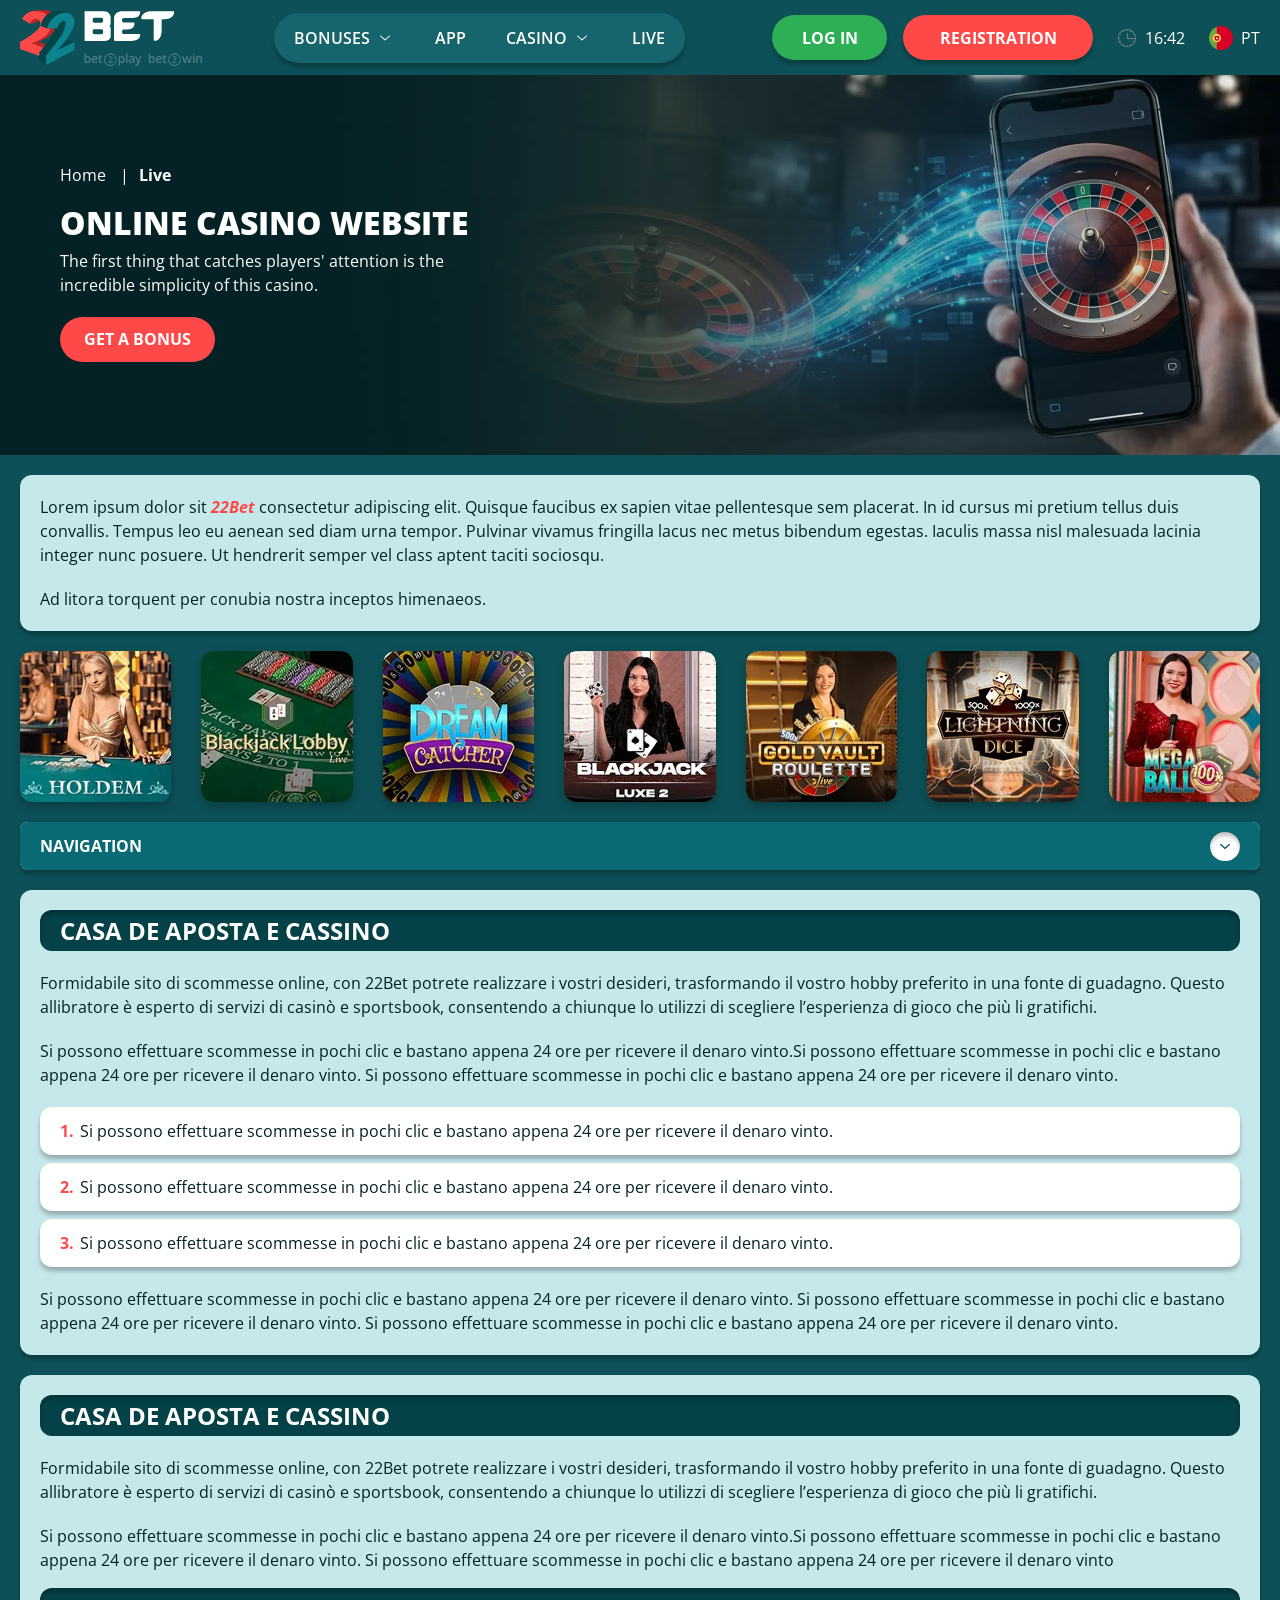
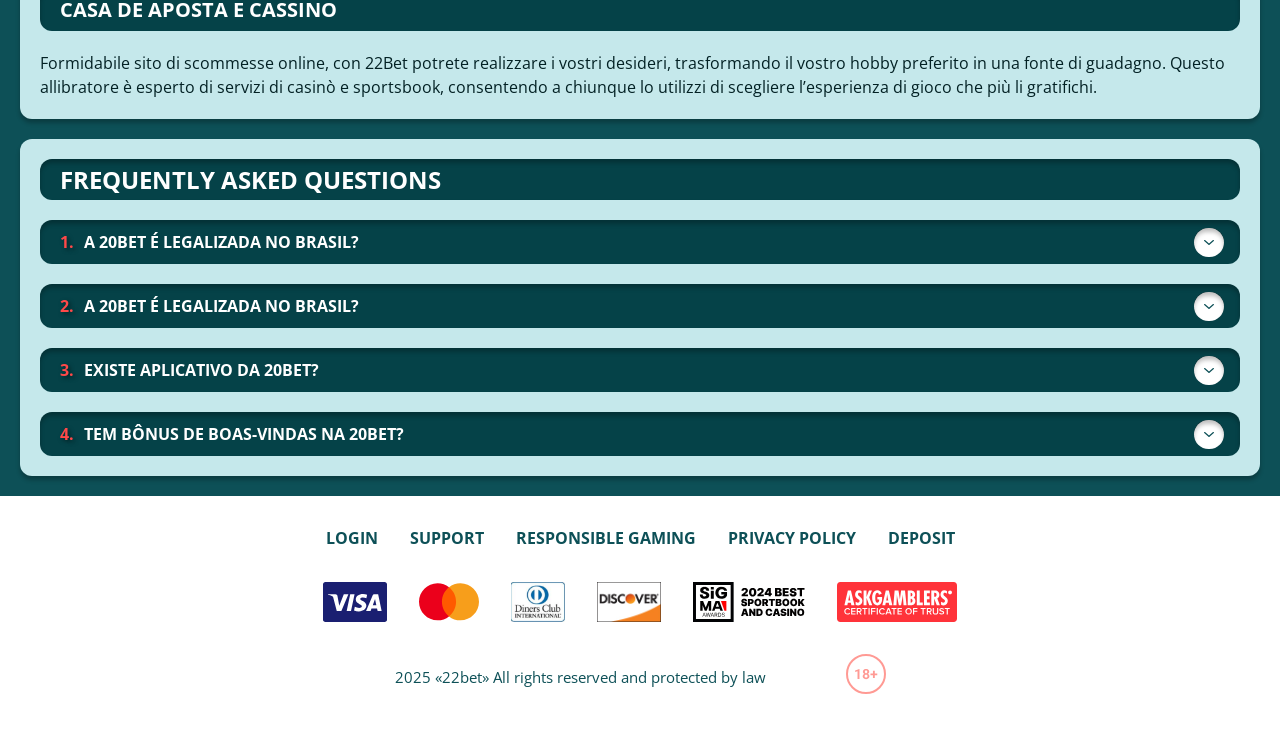
<file: live.html>
<!DOCTYPE html>
<html lang="pt">
  <head>
    <meta charset="UTF-8" />
   
    <meta name="viewport" content="width=device-width, initial-scale=1.0" />
    <title>22Bet </title>
    <meta name="description" content />
    <meta property="og:site_name" content />
    <meta property="og:title" content />
    <meta property="og:type" content="website" />
    <meta property="og:url" content />
    <meta property="og:image" content />
    <meta property="og:image:alt" content />
    <meta property="og:locale" content="pt" />
    <meta property="og:description" content />
    <link rel="preconnect" href="https://fonts.googleapis.com" />
    <link rel="preconnect" href="https://fonts.gstatic.com" crossorigin="anonymous" />
   <link href="https://fonts.googleapis.com/css2?family=Open+Sans:ital,wght@0,300..800;1,300..800&display=swap" rel="stylesheet">
<link href="https://fonts.googleapis.com/css?family=Roboto+Condensed&display=swap" rel="stylesheet">

   <link rel="stylesheet" href="./css/reset.css" />
    <link rel="stylesheet" href="./css/main.css" />
    <link rel="stylesheet" href="./css/media.css"/>
    <link rel="icon" href="./images/Group.png" type="image/x-icon"/>
    <script
    src="https://code.jquery.com/jquery-3.6.1.min.js"
    integrity="sha256-o88AwQnZB+VDvE9tvIXrMQaPlFFSUTR+nldQm1LuPXQ="
    crossorigin="anonymous"
  ></script>
  </head>
  <body>
    <header class="header">
      <section class="content header__content">
        <a href="./index.html" class="logo header__logo"
          ><img src="./images/logo.svg" alt="logo" title
        /></a>
        <button class="header__btn-menu" >
          <svg width="16px" height="16px" viewBox="0 0 16 16" xmlns="http://www.w3.org/2000/svg">
              <rect y="0" width="16" height="3" rx="1.5"></rect>
              <rect y="6.5" width="16" height="3" rx="1.5"></rect>
              <rect y="13" width="16" height="3" rx="1.5"></rect>
            </svg>
        </button>

          <nav class="menu header__menu">
            <ul class="header__menu-list">
                
              <li class="">
              <div class="header__menu-wrapper">
                <div class="js-button-expander js-button-expander--menu" >
                <a href="./bonus.html" >
                <span>Bonuses</span>
              </a>
              </div>
              <div class="header__menu-wrap js-expand-content js-expand-content--menu">
                <ul >
                  <li>
                    <a href="./freeSpins.html">
                    <span>Free Spins</span>
                  </a></li>
                  <li><a href="./promoCode.html">
                    <span>Promo Code</span>
                  </a>
                </li>
                  <li><a href="./welcomeBonus.html">
                    <span>Welcome Bonus</span>
                  </a>
                </li>
                <li><a href="./vip.html">
                    <span>VIP</span>
                  </a>
                </li>
                </ul>
              </div>
              </div>
               <a href="./bonus.html" class="header__menu-item">
                <span>Bonuses</span>
              </a>
            </li>
              <li>
                <a href="./app.html">
                 App
                </a>
              </li>
              
              <li class="">
              <div class="header__menu-wrapper">
                <div class="js-button-expander js-button-expander--menu" >
                <a href="./casino.html" >
                <span> Casino</span>
              </a>
              </div>
              <div class="header__menu-wrap js-expand-content js-expand-content--menu">
                <ul >
                  <li>
                    <a href="./slots.html">
                    <span>Slots</span>
                  </a></li>
                 
                </ul>
              </div>
              </div>
               <a href="./casino.html" class="header__menu-item">
                <span>Casino</span>
              </a>
            </li>
               <li>
                <a href="./live.html">
               Live
                </a>
              </li>
              <li>
                    <a href="./freeSpins.html">
                    <span>Free Spins</span>
                  </a></li>
                  <li><a href="./promoCode.html">
                    <span>Promo Code</span>
                  </a>
                </li>
                  <li><a href="./welcomeBonus.html">
                    <span>Welcome Bonus</span>
                  </a>
                </li>
                <li><a href="./vip.html">
                    <span>VIP</span>
                  </a>
                </li>
             <li>
                    <a href="./slots.html">
                    <span>Slots</span>
                  </a></li>
             
             
            </ul>
            <div class="header__button header__button-menu " >
              <a href="#" class="button  button__login-menu">log in</a>
              <a href="#" class="button button__menu">registration</a>
            </div>
           
          </nav>
            <a href="#" class="button button__login">log in</a>
            <a href="#" class="button button__singup">registration</a>
            <div id="clock" class="header__time">00:00</div>
            <a href="#" class="header__flag">
                <span><img src="./images/flag.png" alt="flag" title /></span>
                <span>pt</span>
              </a>
      </section>
    </header>
     <main class="main home main-page">
        <section class=" hero hero__page">
           
            <div class="background background-page hero__background">
              <img src="./images/live/bg-live.webp" alt="hero" title />
              
            </div>
            <div class="hero__wrapper hero__wrapper-page">
              <div class="hero__data hero__data-bonus">
                <ul
                class="breadcrumbs "
                
              >
                <li
                  
                >
                  <a href="/" >
                    <span >Home</span></a
                  >
                 
                </li>
                <li
                  
                >
                  <a href="#" > <span >Live</span></a>
                 
                </li>
              </ul>
                <h1 class="title general hero__title">
                  Online Casino Website
                </h1>
                 <p class="hero__text">The first thing that catches players' attention is the incredible simplicity of this casino.</p>
               
                <a href="#" class="button  hero__button ">Get a Bonus</a>
               
              </div>
             
            </div>
          </section>
      <section class="main__wrap main__wrap-page">
       
       <section class="content__wrapper content__wrapper-page">

         
        
       
          <section class="content article">
            <p>
             Lorem ipsum dolor sit <a href="#">22Bet</a> consectetur adipiscing elit. Quisque faucibus ex sapien vitae pellentesque sem placerat. In id cursus mi pretium tellus duis convallis. Tempus leo eu aenean sed diam urna tempor. Pulvinar vivamus fringilla lacus nec metus bibendum egestas. Iaculis massa nisl malesuada lacinia integer nunc posuere. Ut hendrerit semper vel class aptent taciti sociosqu.
            </p>
            <p>
             Ad litora torquent per conubia nostra inceptos himenaeos.
            </p>
          </section>
               <section class="content casino">
           
              <ul class="casino__list ">
                <li class="casino__item">
                   <a href="#">
                     <div class="casino__wrapper">
                      <img class="casino__img" src="./images/live/card-live1.webp" alt="" title>
                    <div class="casino__hover casino__hover-live">
                        
                        <div class="casino-box">
                            
                        <span href="#" class="button  casino__buttons"><img src="./images/card-button.svg" alt="" title></span>
                        </div>
                    </div>
                    </div>
                    
                   </a>
                </li>
                <li class="casino__item">
                <a href="#">
                     <div class="casino__wrapper">
                      <img class="casino__img" src="./images/live/card-live2.webp" alt="" title>
                    <div class="casino__hover casino__hover-live">
                        
                        <div class="casino-box">
                            
                        <span href="#" class="button  casino__buttons"><img src="./images/card-button.svg" alt="" title></span>
                        </div>
                    </div>
                    </div>
                    
                   </a>
              </li>
              <li class="casino__item">
               <a href="#">
                     <div class="casino__wrapper">
                      <img class="casino__img" src="./images/live/card-live3.webp" alt="" title>
                    <div class="casino__hover casino__hover-live">
                        
                        <div class="casino-box">
                            
                        <span href="#" class="button  casino__buttons"><img src="./images/card-button.svg" alt="" title></span>
                        </div>
                    </div>
                    </div>
                    
                   </a>
            </li>
             <li class="casino__item">
                <a href="#">
                     <div class="casino__wrapper">
                      <img class="casino__img" src="./images/live/card-live4.webp" alt="" title>
                    <div class="casino__hover casino__hover-live">
                        
                        <div class="casino-box">
                            
                        <span href="#" class="button  casino__buttons"><img src="./images/card-button.svg" alt="" title></span>
                        </div>
                    </div>
                    </div>
                    
                   </a>
            </li>
            <li class="casino__item">
              <a href="#">
                     <div class="casino__wrapper">
                      <img class="casino__img" src="./images/live/card-live5.webp" alt="" title>
                    <div class="casino__hover casino__hover-live">
                        
                        <div class="casino-box">
                            
                        <span href="#" class="button  casino__buttons"><img src="./images/card-button.svg" alt="" title></span>
                        </div>
                    </div>
                    </div>
                    
                   </a>
            </li>
            <li class="casino__item">
               <a href="#">
                     <div class="casino__wrapper">
                      <img class="casino__img" src="./images/live/card-live6.webp" alt="" title>
                    <div class="casino__hover casino__hover-live">
                        
                        <div class="casino-box">
                            
                        <span href="#" class="button  casino__buttons"><img src="./images/card-button.svg" alt="" title></span>
                        </div>
                    </div>
                    </div>
                    
                   </a>
            </li>
             <li class="casino__item">
               <a href="#">
                     <div class="casino__wrapper">
                      <img class="casino__img" src="./images/live/card-live7.webp" alt="" title>
                    <div class="casino__hover casino__hover-live">
                        
                        <div class="casino-box">
                            
                        <span href="#" class="button  casino__buttons"><img src="./images/card-button.svg" alt="" title></span>
                        </div>
                    </div>
                    </div>
                    
                   </a>
            </li>
           
    
      

              </ul>
         </section>
             
        
        
      <section class="content menu-review__content">
              

            
                <div class="menu__review-desk menu__review-content">Navigation</div>
                <ul class="menu__review menu__review-list">
                  <li><a href="#">Lorem ipsum dolor sit</a></li>
                    <li><a href="#">Amet consectetur adipiscing</a></li>
                      <li><a href="#">Quisque faucibus ex sapien vitae</a></li>
                        <li><a href="#">Ut hendrerit sempero</a></li>
                          <li><a href="#">Pulvinar vivamus fringilla</a></li>
                           <li><a href="#">Ad litora torquent per conubia</a></li>
                         
                          
                </ul>
             
          
          </section>
          
        
          <section class="content article">
            <h2 class="title high article__title">Casa de Aposta e Cassino</h2>
             
            <p>
             Formidabile sito di scommesse online, con 22Bet potrete realizzare i vostri desideri, trasformando il vostro hobby preferito in una fonte di guadagno. Questo allibratore è esperto di servizi di casinò e sportsbook, consentendo a chiunque lo utilizzi di scegliere l’esperienza di gioco che più li gratifichi.
            </p>
            <p>
             Si possono effettuare scommesse in pochi clic e bastano appena 24 ore per ricevere il denaro vinto.Si possono effettuare scommesse in pochi clic e bastano appena 24 ore per ricevere il denaro vinto. Si possono effettuare scommesse in pochi clic e bastano appena 24 ore per ricevere il denaro vinto.
            </p>
           <ol>
              <li>Si possono effettuare scommesse in pochi clic e bastano appena 24 ore per ricevere il denaro vinto.</li>
              <li>Si possono effettuare scommesse in pochi clic e bastano appena 24 ore per ricevere il denaro vinto.</li>
              <li>Si possono effettuare scommesse in pochi clic e bastano appena 24 ore per ricevere il denaro vinto.</li>
            </ol>
            <p>Si possono effettuare scommesse in pochi clic e bastano appena 24 ore per ricevere il denaro vinto. Si possono effettuare scommesse in pochi clic e bastano appena 24 ore per ricevere il denaro vinto. Si possono effettuare scommesse in pochi clic e bastano appena 24 ore per ricevere il denaro vinto.</p>
          </section>
         
         
           <section class="content article">
            <h2 class="title high article__title">Casa de Aposta e Cassino</h2>
            <p>Formidabile sito di scommesse online, con 22Bet potrete realizzare i vostri desideri, trasformando il vostro hobby preferito in una fonte di guadagno. Questo allibratore è esperto di servizi di casinò e sportsbook, consentendo a chiunque lo utilizzi di scegliere l’esperienza di gioco che più li gratifichi.</p>
            <p>Si possono effettuare scommesse in pochi clic e bastano appena 24 ore per ricevere il denaro vinto.Si possono effettuare scommesse in pochi clic e bastano appena 24 ore per ricevere il denaro vinto. Si possono effettuare scommesse in pochi clic e bastano appena 24 ore per ricevere il denaro vinto</p>
            <h3>Casa de Aposta e Cassino</h3>
            <p>Formidabile sito di scommesse online, con 22Bet potrete realizzare i vostri desideri, trasformando il vostro hobby preferito in una fonte di guadagno. Questo allibratore è esperto di servizi di casinò e sportsbook, consentendo a chiunque lo utilizzi di scegliere l’esperienza di gioco che più li gratifichi.</p>
           </section>

          <section class="content faq">
            <h2 class="title high faq__title">Frequently Asked Questions</h2>
            <ul class="faq__list " >
              <li class="faq__item"  >
                <h3 class="title medium faq__subtitle js-button-expander js-button-expander--faq"  >A 20Bet é legalizada no Brasil?
                 </h3>
                <div  class="faq__answer js-expand-content js-expand-content--faq" >
                  <p  >
                    Sim, a casa de apostas tem licença emitida por Curaçao, que é reconhecida no Brasil e a permite atuar por aqui.
                  </p>
                </div>
              </li>
              <li class="faq__item"  >
                <h3 class="title medium faq__subtitle js-button-expander js-button-expander--faq"  >A 20Bet é legalizada no Brasil?</h3>
                <div class="faq__answer js-expand-content js-expand-content--faq" >
                  <p  >
                    Sim, a casa de apostas tem licença emitida por Curaçao, que é reconhecida no Brasil e a permite atuar por aqui.
                  </p>
                </div>
              </li> 
              <li class="faq__item"  >
                <h3 class="title medium faq__subtitle js-button-expander js-button-expander--faq"  >Existe aplicativo da 20Bet?</h3>
                <div class="faq__answer js-expand-content js-expand-content--faq" >
                  <p  >
                   Sim, disponível para sistemas operacionais iOS e Android.
                  </p>
                </div>
              </li> 
              <li class="faq__item"  >
                <h3 class="title medium faq__subtitle js-button-expander js-button-expander--faq"  >Tem bônus de boas-vindas na 20Bet?</h3>
                <div class="faq__answer js-expand-content js-expand-content--faq" >
                  <p  >
                   O pacote especial para novos usuários da 20Bet paga 100% sobre o primeiro depósito, com limite de 600 BRL.
                  </p>
                </div>
              </li> 
             
            </ul>
          </section>
          
        </section> 
      
        <div class=""  onclick="scrollToTop()">
          <button class="main__arrow" id="scrollToTopBtn"></button>
        </div> 
        
      </section>
    </main> 
       <footer class=" footer ">
      <section class="content footer__content">
        <ul class="footer__menu">
         <li><a href="./login.html">Login</a></li>
         <li><a href="./support.html">Support</a></li>
         <li><a href="./responsible.html">Responsible Gaming</a></li>
         <li><a href="./policy.html">Privacy Policy</a></li>
         <li><a href="./deposit.html">Deposit</a></li>
        </ul>
       
          <ul class="footer__cards-list">
           
            <li>
              <a href="#"
                ><img src="./images/visa.svg" alt="cardvisa" title
              /></a>
            </li>
            <li>
              <a href="#"
                ><img
                  src="./images/mastercard.svg"
                  alt="mastercard"
                  title
              /></a>
            </li>
            <li>
                <a href="#"
                  ><img src="./images/diners.svg" alt="diners" title
                /></a>
              </li>
              <li>
                <a href="#"
                  ><img src="./images/discover.svg" alt="discover" title
                /></a>
              </li>
              <li>
                <a href="#"
                  ><img src="./images/sigma.svg" alt="sigma" title
                /></a>
              </li>
              <li>
                <a href="#"
                  ><img src="./images/ask.svg" alt="ask" title
                /></a>
              </li>
            
          </ul>
       
        <div class="footer__wrapp">
          <div class="footer__text">
           
            <p>2025 «22bet» All rights reserved and protected by law

</p>
           
          </div>
          <div class="footer__age">
            <img src="./images/age.svg" alt="age" title />
          </div>
        </div>
      
      </section>
    </footer>
    <script src="./js/arrowUp.js" defer></script>
    <script src="./js/sidebar.js" defer></script>
    <script src="./js/expander.js" defer></script>
    <script src="./js/mobile-menu.js" defer></script>
    <script src="./js/clock.js" defer></script>
  </body>
</html>
</file>
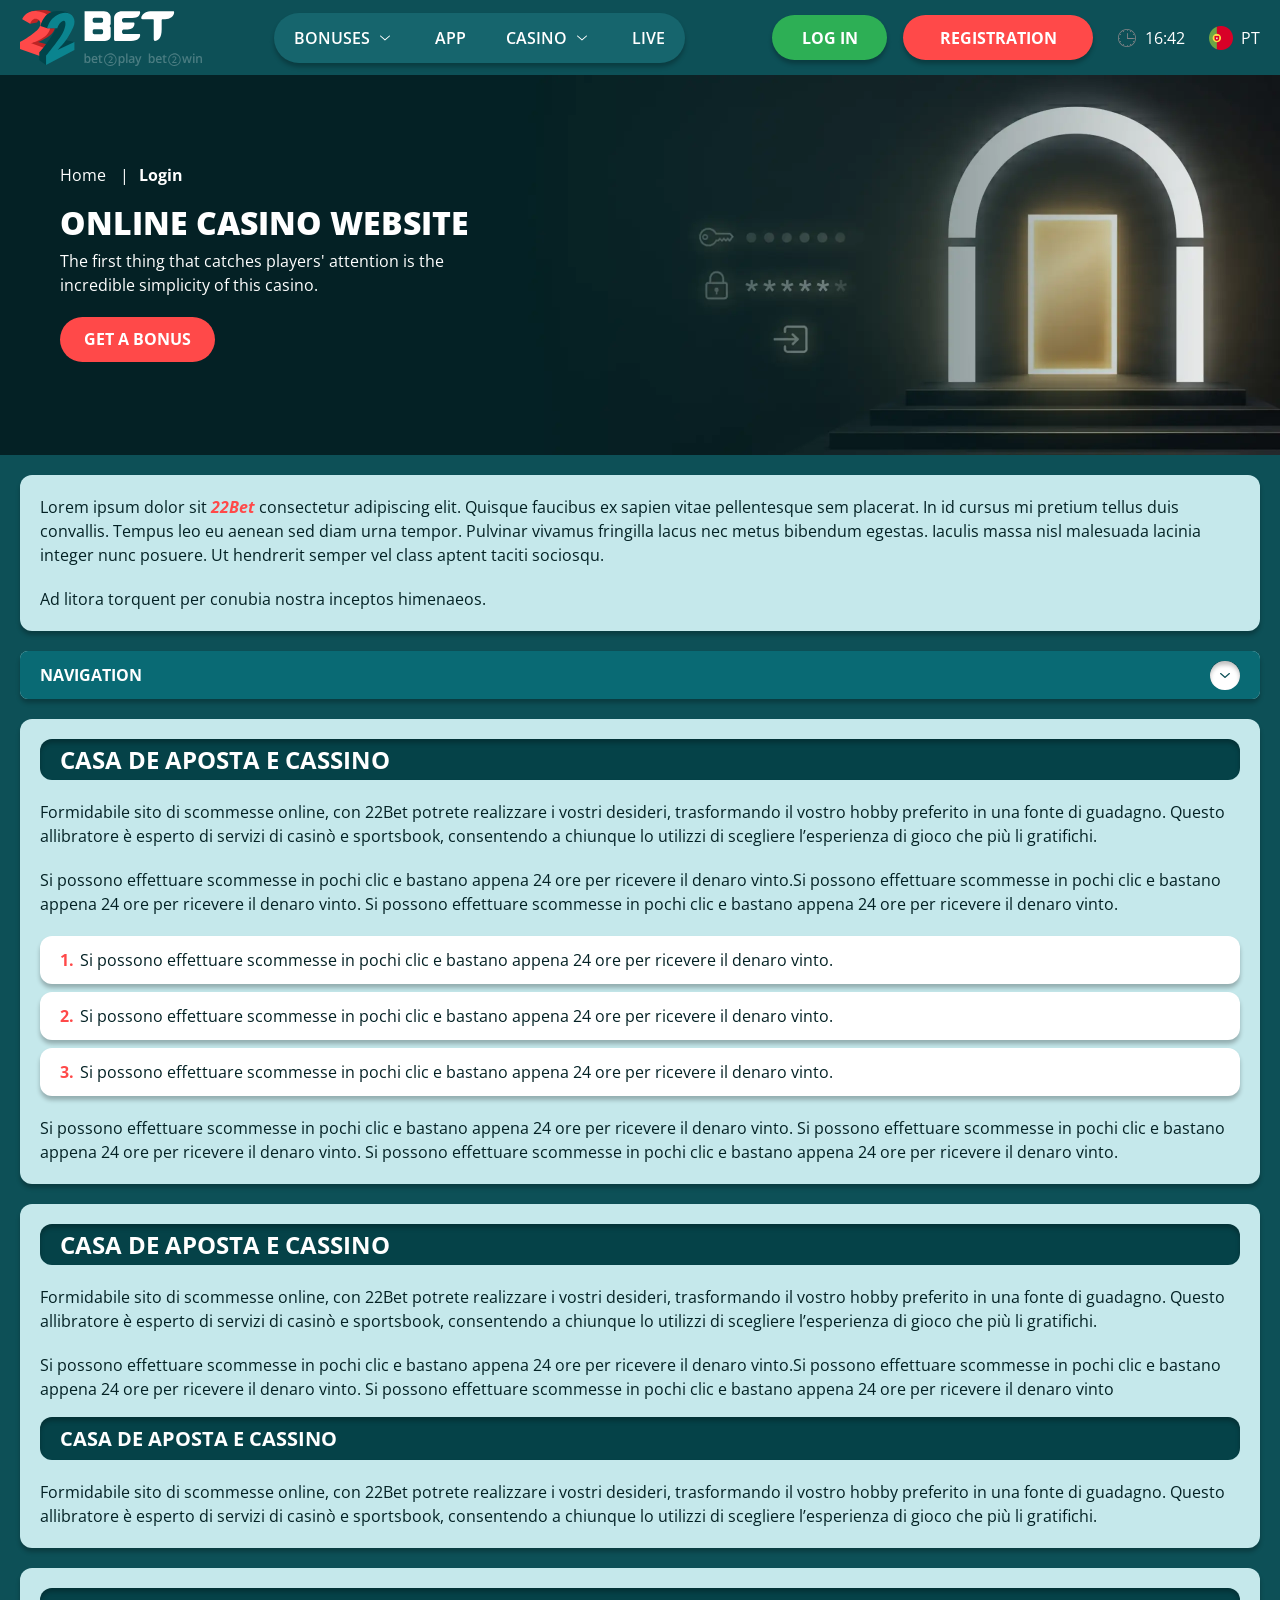
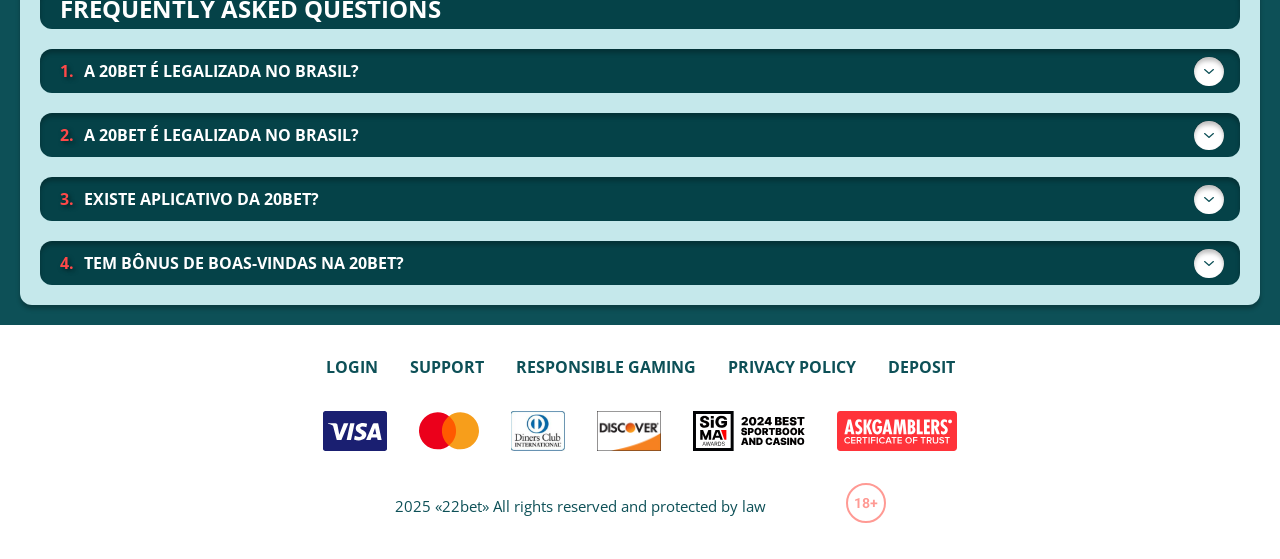
<file: login.html>
<!DOCTYPE html>
<html lang="pt">
  <head>
    <meta charset="UTF-8" />
   
    <meta name="viewport" content="width=device-width, initial-scale=1.0" />
    <title>22Bet </title>
    <meta name="description" content />
    <meta property="og:site_name" content />
    <meta property="og:title" content />
    <meta property="og:type" content="website" />
    <meta property="og:url" content />
    <meta property="og:image" content />
    <meta property="og:image:alt" content />
    <meta property="og:locale" content="pt" />
    <meta property="og:description" content />
    <link rel="preconnect" href="https://fonts.googleapis.com" />
    <link rel="preconnect" href="https://fonts.gstatic.com" crossorigin="anonymous" />
   <link href="https://fonts.googleapis.com/css2?family=Open+Sans:ital,wght@0,300..800;1,300..800&display=swap" rel="stylesheet">
<link href="https://fonts.googleapis.com/css?family=Roboto+Condensed&display=swap" rel="stylesheet">

   <link rel="stylesheet" href="./css/reset.css" />
    <link rel="stylesheet" href="./css/main.css" />
    <link rel="stylesheet" href="./css/media.css"/>
    <link rel="icon" href="./images/Group.png" type="image/x-icon"/>
    <script
    src="https://code.jquery.com/jquery-3.6.1.min.js"
    integrity="sha256-o88AwQnZB+VDvE9tvIXrMQaPlFFSUTR+nldQm1LuPXQ="
    crossorigin="anonymous"
  ></script>
  </head>
  <body>
    <header class="header">
      <section class="content header__content">
        <a href="./index.html" class="logo header__logo"
          ><img src="./images/logo.svg" alt="logo" title
        /></a>
        <button class="header__btn-menu" >
          <svg width="16px" height="16px" viewBox="0 0 16 16" xmlns="http://www.w3.org/2000/svg">
              <rect y="0" width="16" height="3" rx="1.5"></rect>
              <rect y="6.5" width="16" height="3" rx="1.5"></rect>
              <rect y="13" width="16" height="3" rx="1.5"></rect>
            </svg>
        </button>

          <nav class="menu header__menu">
            <ul class="header__menu-list">
                
              <li class="">
              <div class="header__menu-wrapper">
                <div class="js-button-expander js-button-expander--menu" >
                <a href="./bonus.html" >
                <span>Bonuses</span>
              </a>
              </div>
              <div class="header__menu-wrap js-expand-content js-expand-content--menu">
                <ul >
                  <li>
                    <a href="./freeSpins.html">
                    <span>Free Spins</span>
                  </a></li>
                  <li><a href="./promoCode.html">
                    <span>Promo Code</span>
                  </a>
                </li>
                  <li><a href="./welcomeBonus.html">
                    <span>Welcome Bonus</span>
                  </a>
                </li>
                <li><a href="./vip.html">
                    <span>VIP</span>
                  </a>
                </li>
                </ul>
              </div>
              </div>
               <a href="./bonus.html" class="header__menu-item">
                <span>Bonuses</span>
              </a>
            </li>
              <li>
                <a href="./app.html">
                 App
                </a>
              </li>
              
              <li class="">
              <div class="header__menu-wrapper">
                <div class="js-button-expander js-button-expander--menu" >
                <a href="./casino.html" >
                <span> Casino</span>
              </a>
              </div>
              <div class="header__menu-wrap js-expand-content js-expand-content--menu">
                <ul >
                  <li>
                    <a href="./slots.html">
                    <span>Slots</span>
                  </a></li>
                 
                </ul>
              </div>
              </div>
               <a href="./casino.html" class="header__menu-item">
                <span>Casino</span>
              </a>
            </li>
               <li>
                <a href="./live.html">
               Live
                </a>
              </li>
              <li>
                    <a href="./freeSpins.html">
                    <span>Free Spins</span>
                  </a></li>
                  <li><a href="./promoCode.html">
                    <span>Promo Code</span>
                  </a>
                </li>
                  <li><a href="./welcomeBonus.html">
                    <span>Welcome Bonus</span>
                  </a>
                </li>
                <li><a href="./vip.html">
                    <span>VIP</span>
                  </a>
                </li>
             <li>
                    <a href="./slots.html">
                    <span>Slots</span>
                  </a></li>
             
             
            </ul>
            <div class="header__button header__button-menu " >
              <a href="#" class="button  button__login-menu">log in</a>
              <a href="#" class="button button__menu">registration</a>
            </div>
           
          </nav>
            <a href="#" class="button button__login">log in</a>
            <a href="#" class="button button__singup">registration</a>
            <div id="clock" class="header__time">00:00</div>
            <a href="#" class="header__flag">
                <span><img src="./images/flag.png" alt="flag" title /></span>
                <span>pt</span>
              </a>
      </section>
    </header>
     <main class="main home main-page">
        <section class=" hero hero__page">
           
            <div class="background background-pageLogin">
              <img src="./images/layout-images/bg-login.webp" alt="hero" title />
              
            </div>
            <div class="hero__wrapper hero__wrapper-page">
              <div class="hero__data hero__data-bonus">
                <ul
                class="breadcrumbs "
                
              >
                <li
                  
                >
                  <a href="/" >
                    <span >Home</span></a
                  >
                 
                </li>
                <li
                  
                >
                  <a href="#" > <span >Login</span></a>
                 
                </li>
              </ul>
                <h1 class="title general hero__title">
                  Online Casino Website
                </h1>
                 <p class="hero__text">The first thing that catches players' attention is the incredible simplicity of this casino.</p>
               
                <a href="#" class="button  hero__button ">Get a Bonus</a>
               
              </div>
             
            </div>
          </section>
      <section class="main__wrap main__wrap-page">
       
       <section class="content__wrapper content__wrapper-page">

         
        
       
          <section class="content article">
            <p>
             Lorem ipsum dolor sit <a href="#">22Bet</a> consectetur adipiscing elit. Quisque faucibus ex sapien vitae pellentesque sem placerat. In id cursus mi pretium tellus duis convallis. Tempus leo eu aenean sed diam urna tempor. Pulvinar vivamus fringilla lacus nec metus bibendum egestas. Iaculis massa nisl malesuada lacinia integer nunc posuere. Ut hendrerit semper vel class aptent taciti sociosqu.
            </p>
            <p>
             Ad litora torquent per conubia nostra inceptos himenaeos.
            </p>
          </section>
        
        
              <section class="content menu-review__content">
              

            
                <div class="menu__review-desk menu__review-content">Navigation</div>
                <ul class="menu__review menu__review-list">
                  <li><a href="#">Lorem ipsum dolor sit</a></li>
                    <li><a href="#">Amet consectetur adipiscing</a></li>
                      <li><a href="#">Quisque faucibus ex sapien vitae</a></li>
                        <li><a href="#">Ut hendrerit sempero</a></li>
                          <li><a href="#">Pulvinar vivamus fringilla</a></li>
                           <li><a href="#">Ad litora torquent per conubia</a></li>
                         
                          
                </ul>
             
          
          </section>
          
        
          <section class="content article">
            <h2 class="title high article__title">Casa de Aposta e Cassino</h2>
             
            <p>
             Formidabile sito di scommesse online, con 22Bet potrete realizzare i vostri desideri, trasformando il vostro hobby preferito in una fonte di guadagno. Questo allibratore è esperto di servizi di casinò e sportsbook, consentendo a chiunque lo utilizzi di scegliere l’esperienza di gioco che più li gratifichi.
            </p>
            <p>
             Si possono effettuare scommesse in pochi clic e bastano appena 24 ore per ricevere il denaro vinto.Si possono effettuare scommesse in pochi clic e bastano appena 24 ore per ricevere il denaro vinto. Si possono effettuare scommesse in pochi clic e bastano appena 24 ore per ricevere il denaro vinto.
            </p>
           <ol>
              <li>Si possono effettuare scommesse in pochi clic e bastano appena 24 ore per ricevere il denaro vinto.</li>
              <li>Si possono effettuare scommesse in pochi clic e bastano appena 24 ore per ricevere il denaro vinto.</li>
              <li>Si possono effettuare scommesse in pochi clic e bastano appena 24 ore per ricevere il denaro vinto.</li>
            </ol>
            <p>Si possono effettuare scommesse in pochi clic e bastano appena 24 ore per ricevere il denaro vinto. Si possono effettuare scommesse in pochi clic e bastano appena 24 ore per ricevere il denaro vinto. Si possono effettuare scommesse in pochi clic e bastano appena 24 ore per ricevere il denaro vinto.</p>
          </section>
         
         
           <section class="content article">
            <h2 class="title high article__title">Casa de Aposta e Cassino</h2>
            <p>Formidabile sito di scommesse online, con 22Bet potrete realizzare i vostri desideri, trasformando il vostro hobby preferito in una fonte di guadagno. Questo allibratore è esperto di servizi di casinò e sportsbook, consentendo a chiunque lo utilizzi di scegliere l’esperienza di gioco che più li gratifichi.</p>
            <p>Si possono effettuare scommesse in pochi clic e bastano appena 24 ore per ricevere il denaro vinto.Si possono effettuare scommesse in pochi clic e bastano appena 24 ore per ricevere il denaro vinto. Si possono effettuare scommesse in pochi clic e bastano appena 24 ore per ricevere il denaro vinto</p>
            <h3>Casa de Aposta e Cassino</h3>
            <p>Formidabile sito di scommesse online, con 22Bet potrete realizzare i vostri desideri, trasformando il vostro hobby preferito in una fonte di guadagno. Questo allibratore è esperto di servizi di casinò e sportsbook, consentendo a chiunque lo utilizzi di scegliere l’esperienza di gioco che più li gratifichi.</p>
           </section>

          <section class="content faq">
            <h2 class="title high faq__title">Frequently Asked Questions</h2>
            <ul class="faq__list " >
              <li class="faq__item"  >
                <h3 class="title medium faq__subtitle js-button-expander js-button-expander--faq"  >A 20Bet é legalizada no Brasil?
                 </h3>
                <div  class="faq__answer js-expand-content js-expand-content--faq" >
                  <p  >
                    Sim, a casa de apostas tem licença emitida por Curaçao, que é reconhecida no Brasil e a permite atuar por aqui.
                  </p>
                </div>
              </li>
              <li class="faq__item"  >
                <h3 class="title medium faq__subtitle js-button-expander js-button-expander--faq"  >A 20Bet é legalizada no Brasil?</h3>
                <div class="faq__answer js-expand-content js-expand-content--faq" >
                  <p  >
                    Sim, a casa de apostas tem licença emitida por Curaçao, que é reconhecida no Brasil e a permite atuar por aqui.
                  </p>
                </div>
              </li> 
              <li class="faq__item"  >
                <h3 class="title medium faq__subtitle js-button-expander js-button-expander--faq"  >Existe aplicativo da 20Bet?</h3>
                <div class="faq__answer js-expand-content js-expand-content--faq" >
                  <p  >
                   Sim, disponível para sistemas operacionais iOS e Android.
                  </p>
                </div>
              </li> 
              <li class="faq__item"  >
                <h3 class="title medium faq__subtitle js-button-expander js-button-expander--faq"  >Tem bônus de boas-vindas na 20Bet?</h3>
                <div class="faq__answer js-expand-content js-expand-content--faq" >
                  <p  >
                   O pacote especial para novos usuários da 20Bet paga 100% sobre o primeiro depósito, com limite de 600 BRL.
                  </p>
                </div>
              </li> 
             
            </ul>
          </section>
          
        </section> 
      
        <div class=""  onclick="scrollToTop()">
          <button class="main__arrow" id="scrollToTopBtn"></button>
        </div> 
        
      </section>
    </main> 
      <footer class=" footer ">
      <section class="content footer__content">
        <ul class="footer__menu">
         <li><a href="./login.html">Login</a></li>
         <li><a href="./support.html">Support</a></li>
         <li><a href="./responsible.html">Responsible Gaming</a></li>
         <li><a href="./policy.html">Privacy Policy</a></li>
         <li><a href="./deposit.html">Deposit</a></li>
        </ul>
       
          <ul class="footer__cards-list">
           
            <li>
              <a href="#"
                ><img src="./images/visa.svg" alt="cardvisa" title
              /></a>
            </li>
            <li>
              <a href="#"
                ><img
                  src="./images/mastercard.svg"
                  alt="mastercard"
                  title
              /></a>
            </li>
            <li>
                <a href="#"
                  ><img src="./images/diners.svg" alt="diners" title
                /></a>
              </li>
              <li>
                <a href="#"
                  ><img src="./images/discover.svg" alt="discover" title
                /></a>
              </li>
              <li>
                <a href="#"
                  ><img src="./images/sigma.svg" alt="sigma" title
                /></a>
              </li>
              <li>
                <a href="#"
                  ><img src="./images/ask.svg" alt="ask" title
                /></a>
              </li>
            
          </ul>
       
        <div class="footer__wrapp">
          <div class="footer__text">
           
            <p>2025 «22bet» All rights reserved and protected by law

</p>
           
          </div>
          <div class="footer__age">
            <img src="./images/age.svg" alt="age" title />
          </div>
        </div>
      
      </section>
    </footer>
    <script src="./js/arrowUp.js" defer></script>
    <script src="./js/sidebar.js" defer></script>
    <script src="./js/expander.js" defer></script>
    <script src="./js/mobile-menu.js" defer></script>
    <script src="./js/clock.js" defer></script>
  </body>
</html>
</file>
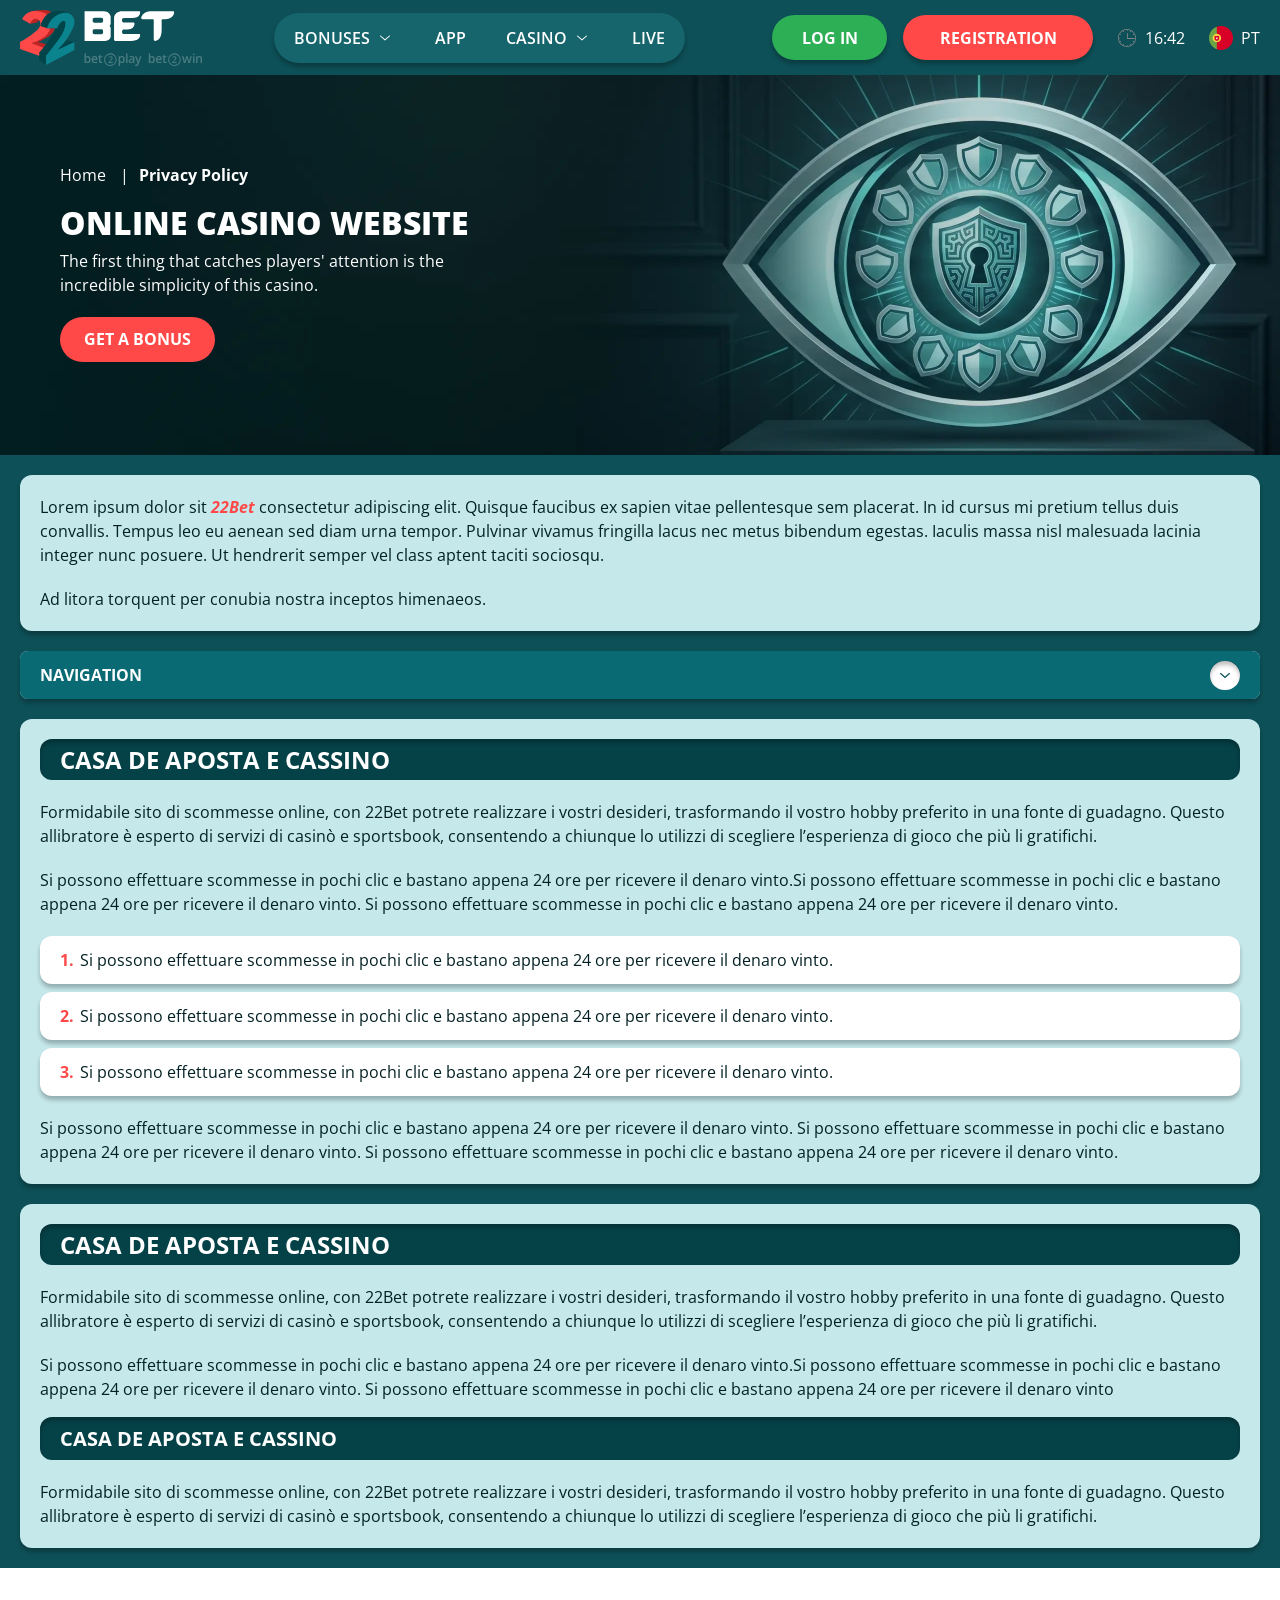
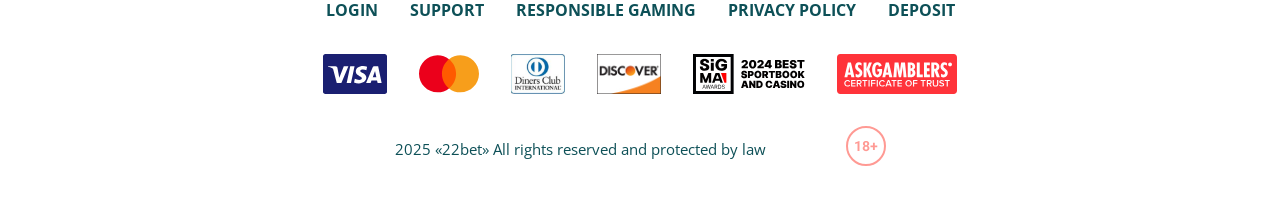
<file: policy.html>
<!DOCTYPE html>
<html lang="pt">
  <head>
    <meta charset="UTF-8" />
   
    <meta name="viewport" content="width=device-width, initial-scale=1.0" />
    <title>22Bet </title>
    <meta name="description" content />
    <meta property="og:site_name" content />
    <meta property="og:title" content />
    <meta property="og:type" content="website" />
    <meta property="og:url" content />
    <meta property="og:image" content />
    <meta property="og:image:alt" content />
    <meta property="og:locale" content="pt" />
    <meta property="og:description" content />
    <link rel="preconnect" href="https://fonts.googleapis.com" />
    <link rel="preconnect" href="https://fonts.gstatic.com" crossorigin="anonymous" />
   <link href="https://fonts.googleapis.com/css2?family=Open+Sans:ital,wght@0,300..800;1,300..800&display=swap" rel="stylesheet">
<link href="https://fonts.googleapis.com/css?family=Roboto+Condensed&display=swap" rel="stylesheet">

   <link rel="stylesheet" href="./css/reset.css" />
    <link rel="stylesheet" href="./css/main.css" />
    <link rel="stylesheet" href="./css/media.css"/>
    <link rel="icon" href="./images/Group.png" type="image/x-icon"/>
    <script
    src="https://code.jquery.com/jquery-3.6.1.min.js"
    integrity="sha256-o88AwQnZB+VDvE9tvIXrMQaPlFFSUTR+nldQm1LuPXQ="
    crossorigin="anonymous"
  ></script>
  </head>
  <body>
    <header class="header">
      <section class="content header__content">
        <a href="./index.html" class="logo header__logo"
          ><img src="./images/logo.svg" alt="logo" title
        /></a>
        <button class="header__btn-menu" >
          <svg width="16px" height="16px" viewBox="0 0 16 16" xmlns="http://www.w3.org/2000/svg">
              <rect y="0" width="16" height="3" rx="1.5"></rect>
              <rect y="6.5" width="16" height="3" rx="1.5"></rect>
              <rect y="13" width="16" height="3" rx="1.5"></rect>
            </svg>
        </button>

          <nav class="menu header__menu">
            <ul class="header__menu-list">
                
              <li class="">
              <div class="header__menu-wrapper">
                <div class="js-button-expander js-button-expander--menu" >
                <a href="./bonus.html" >
                <span>Bonuses</span>
              </a>
              </div>
              <div class="header__menu-wrap js-expand-content js-expand-content--menu">
                <ul >
                  <li>
                    <a href="./freeSpins.html">
                    <span>Free Spins</span>
                  </a></li>
                  <li><a href="./promoCode.html">
                    <span>Promo Code</span>
                  </a>
                </li>
                  <li><a href="./welcomeBonus.html">
                    <span>Welcome Bonus</span>
                  </a>
                </li>
                <li><a href="./vip.html">
                    <span>VIP</span>
                  </a>
                </li>
                </ul>
              </div>
              </div>
               <a href="./bonus.html" class="header__menu-item">
                <span>Bonuses</span>
              </a>
            </li>
              <li>
                <a href="./app.html">
                 App
                </a>
              </li>
              
              <li class="">
              <div class="header__menu-wrapper">
                <div class="js-button-expander js-button-expander--menu" >
                <a href="./casino.html" >
                <span> Casino</span>
              </a>
              </div>
              <div class="header__menu-wrap js-expand-content js-expand-content--menu">
                <ul >
                  <li>
                    <a href="./slots.html">
                    <span>Slots</span>
                  </a></li>
                 
                </ul>
              </div>
              </div>
               <a href="./casino.html" class="header__menu-item">
                <span>Casino</span>
              </a>
            </li>
               <li>
                <a href="./live.html">
               Live
                </a>
              </li>
              <li>
                    <a href="./freeSpins.html">
                    <span>Free Spins</span>
                  </a></li>
                  <li><a href="./promoCode.html">
                    <span>Promo Code</span>
                  </a>
                </li>
                  <li><a href="./welcomeBonus.html">
                    <span>Welcome Bonus</span>
                  </a>
                </li>
                <li><a href="./vip.html">
                    <span>VIP</span>
                  </a>
                </li>
             <li>
                    <a href="./slots.html">
                    <span>Slots</span>
                  </a></li>
             
             
            </ul>
            <div class="header__button header__button-menu " >
              <a href="#" class="button  button__login-menu">log in</a>
              <a href="#" class="button button__menu">registration</a>
            </div>
           
          </nav>
            <a href="#" class="button button__login">log in</a>
            <a href="#" class="button button__singup">registration</a>
            <div id="clock" class="header__time">00:00</div>
            <a href="#" class="header__flag">
                <span><img src="./images/flag.png" alt="flag" title /></span>
                <span>pt</span>
              </a>
      </section>
    </header>
     <main class="main home main-page">
        <section class=" hero hero__page">
           
            <div class="background  background-page">
              <img src="./images/layout-images/bg-policy.webp" alt="hero" title />
              
            </div>
            <div class="hero__wrapper hero__wrapper-page">
              <div class="hero__data hero__data-bonus">
                <ul
                class="breadcrumbs "
                
              >
                <li
                  
                >
                  <a href="/" >
                    <span >Home</span></a
                  >
                 
                </li>
                <li
                  
                >
                  <a href="#" > <span >Privacy Policy</span></a>
                 
                </li>
              </ul>
                <h1 class="title general hero__title">
                  Online Casino Website
                </h1>
                 <p class="hero__text">The first thing that catches players' attention is the incredible simplicity of this casino.</p>
               
                <a href="#" class="button  hero__button ">Get a Bonus</a>
               
              </div>
             
            </div>
          </section>
      <section class="main__wrap main__wrap-page">
       
       <section class="content__wrapper content__wrapper-page">

         
        
       
          <section class="content article">
            <p>
             Lorem ipsum dolor sit <a href="#">22Bet</a> consectetur adipiscing elit. Quisque faucibus ex sapien vitae pellentesque sem placerat. In id cursus mi pretium tellus duis convallis. Tempus leo eu aenean sed diam urna tempor. Pulvinar vivamus fringilla lacus nec metus bibendum egestas. Iaculis massa nisl malesuada lacinia integer nunc posuere. Ut hendrerit semper vel class aptent taciti sociosqu.
            </p>
            <p>
             Ad litora torquent per conubia nostra inceptos himenaeos.
            </p>
          </section>
        
            <section class="content menu-review__content">
              

            
                <div class="menu__review-desk menu__review-content">Navigation</div>
                <ul class="menu__review menu__review-list">
                  <li><a href="#">Lorem ipsum dolor sit</a></li>
                    <li><a href="#">Amet consectetur adipiscing</a></li>
                      <li><a href="#">Quisque faucibus ex sapien vitae</a></li>
                        <li><a href="#">Ut hendrerit sempero</a></li>
                          <li><a href="#">Pulvinar vivamus fringilla</a></li>
                           <li><a href="#">Ad litora torquent per conubia</a></li>
                         
                          
                </ul>
             
          
          </section>
          
        
          <section class="content article">
            <h2 class="title high article__title">Casa de Aposta e Cassino</h2>
             
            <p>
             Formidabile sito di scommesse online, con 22Bet potrete realizzare i vostri desideri, trasformando il vostro hobby preferito in una fonte di guadagno. Questo allibratore è esperto di servizi di casinò e sportsbook, consentendo a chiunque lo utilizzi di scegliere l’esperienza di gioco che più li gratifichi.
            </p>
            <p>
             Si possono effettuare scommesse in pochi clic e bastano appena 24 ore per ricevere il denaro vinto.Si possono effettuare scommesse in pochi clic e bastano appena 24 ore per ricevere il denaro vinto. Si possono effettuare scommesse in pochi clic e bastano appena 24 ore per ricevere il denaro vinto.
            </p>
           <ol>
              <li>Si possono effettuare scommesse in pochi clic e bastano appena 24 ore per ricevere il denaro vinto.</li>
              <li>Si possono effettuare scommesse in pochi clic e bastano appena 24 ore per ricevere il denaro vinto.</li>
              <li>Si possono effettuare scommesse in pochi clic e bastano appena 24 ore per ricevere il denaro vinto.</li>
            </ol>
            <p>Si possono effettuare scommesse in pochi clic e bastano appena 24 ore per ricevere il denaro vinto. Si possono effettuare scommesse in pochi clic e bastano appena 24 ore per ricevere il denaro vinto. Si possono effettuare scommesse in pochi clic e bastano appena 24 ore per ricevere il denaro vinto.</p>
          </section>
         
         
           <section class="content article">
            <h2 class="title high article__title">Casa de Aposta e Cassino</h2>
            <p>Formidabile sito di scommesse online, con 22Bet potrete realizzare i vostri desideri, trasformando il vostro hobby preferito in una fonte di guadagno. Questo allibratore è esperto di servizi di casinò e sportsbook, consentendo a chiunque lo utilizzi di scegliere l’esperienza di gioco che più li gratifichi.</p>
            <p>Si possono effettuare scommesse in pochi clic e bastano appena 24 ore per ricevere il denaro vinto.Si possono effettuare scommesse in pochi clic e bastano appena 24 ore per ricevere il denaro vinto. Si possono effettuare scommesse in pochi clic e bastano appena 24 ore per ricevere il denaro vinto</p>
            <h3>Casa de Aposta e Cassino</h3>
            <p>Formidabile sito di scommesse online, con 22Bet potrete realizzare i vostri desideri, trasformando il vostro hobby preferito in una fonte di guadagno. Questo allibratore è esperto di servizi di casinò e sportsbook, consentendo a chiunque lo utilizzi di scegliere l’esperienza di gioco che più li gratifichi.</p>
           </section>

        </section> 
      
        <div class=""  onclick="scrollToTop()">
          <button class="main__arrow" id="scrollToTopBtn"></button>
        </div> 
        
      </section>
    </main> 
     <footer class=" footer ">
      <section class="content footer__content">
        <ul class="footer__menu">
         <li><a href="./login.html">Login</a></li>
         <li><a href="./support.html">Support</a></li>
         <li><a href="./responsible.html">Responsible Gaming</a></li>
         <li><a href="./policy.html">Privacy Policy</a></li>
         <li><a href="./deposit.html">Deposit</a></li>
        </ul>
       
          <ul class="footer__cards-list">
           
            <li>
              <a href="#"
                ><img src="./images/visa.svg" alt="cardvisa" title
              /></a>
            </li>
            <li>
              <a href="#"
                ><img
                  src="./images/mastercard.svg"
                  alt="mastercard"
                  title
              /></a>
            </li>
            <li>
                <a href="#"
                  ><img src="./images/diners.svg" alt="diners" title
                /></a>
              </li>
              <li>
                <a href="#"
                  ><img src="./images/discover.svg" alt="discover" title
                /></a>
              </li>
              <li>
                <a href="#"
                  ><img src="./images/sigma.svg" alt="sigma" title
                /></a>
              </li>
              <li>
                <a href="#"
                  ><img src="./images/ask.svg" alt="ask" title
                /></a>
              </li>
            
          </ul>
       
        <div class="footer__wrapp">
          <div class="footer__text">
           
            <p>2025 «22bet» All rights reserved and protected by law

</p>
           
          </div>
          <div class="footer__age">
            <img src="./images/age.svg" alt="age" title />
          </div>
        </div>
      
      </section>
    </footer>
    <script src="./js/arrowUp.js" defer></script>
    <script src="./js/sidebar.js" defer></script>
    <script src="./js/expander.js" defer></script>
    <script src="./js/mobile-menu.js" defer></script>
    <script src="./js/clock.js" defer></script>
  </body>
</html>
</file>
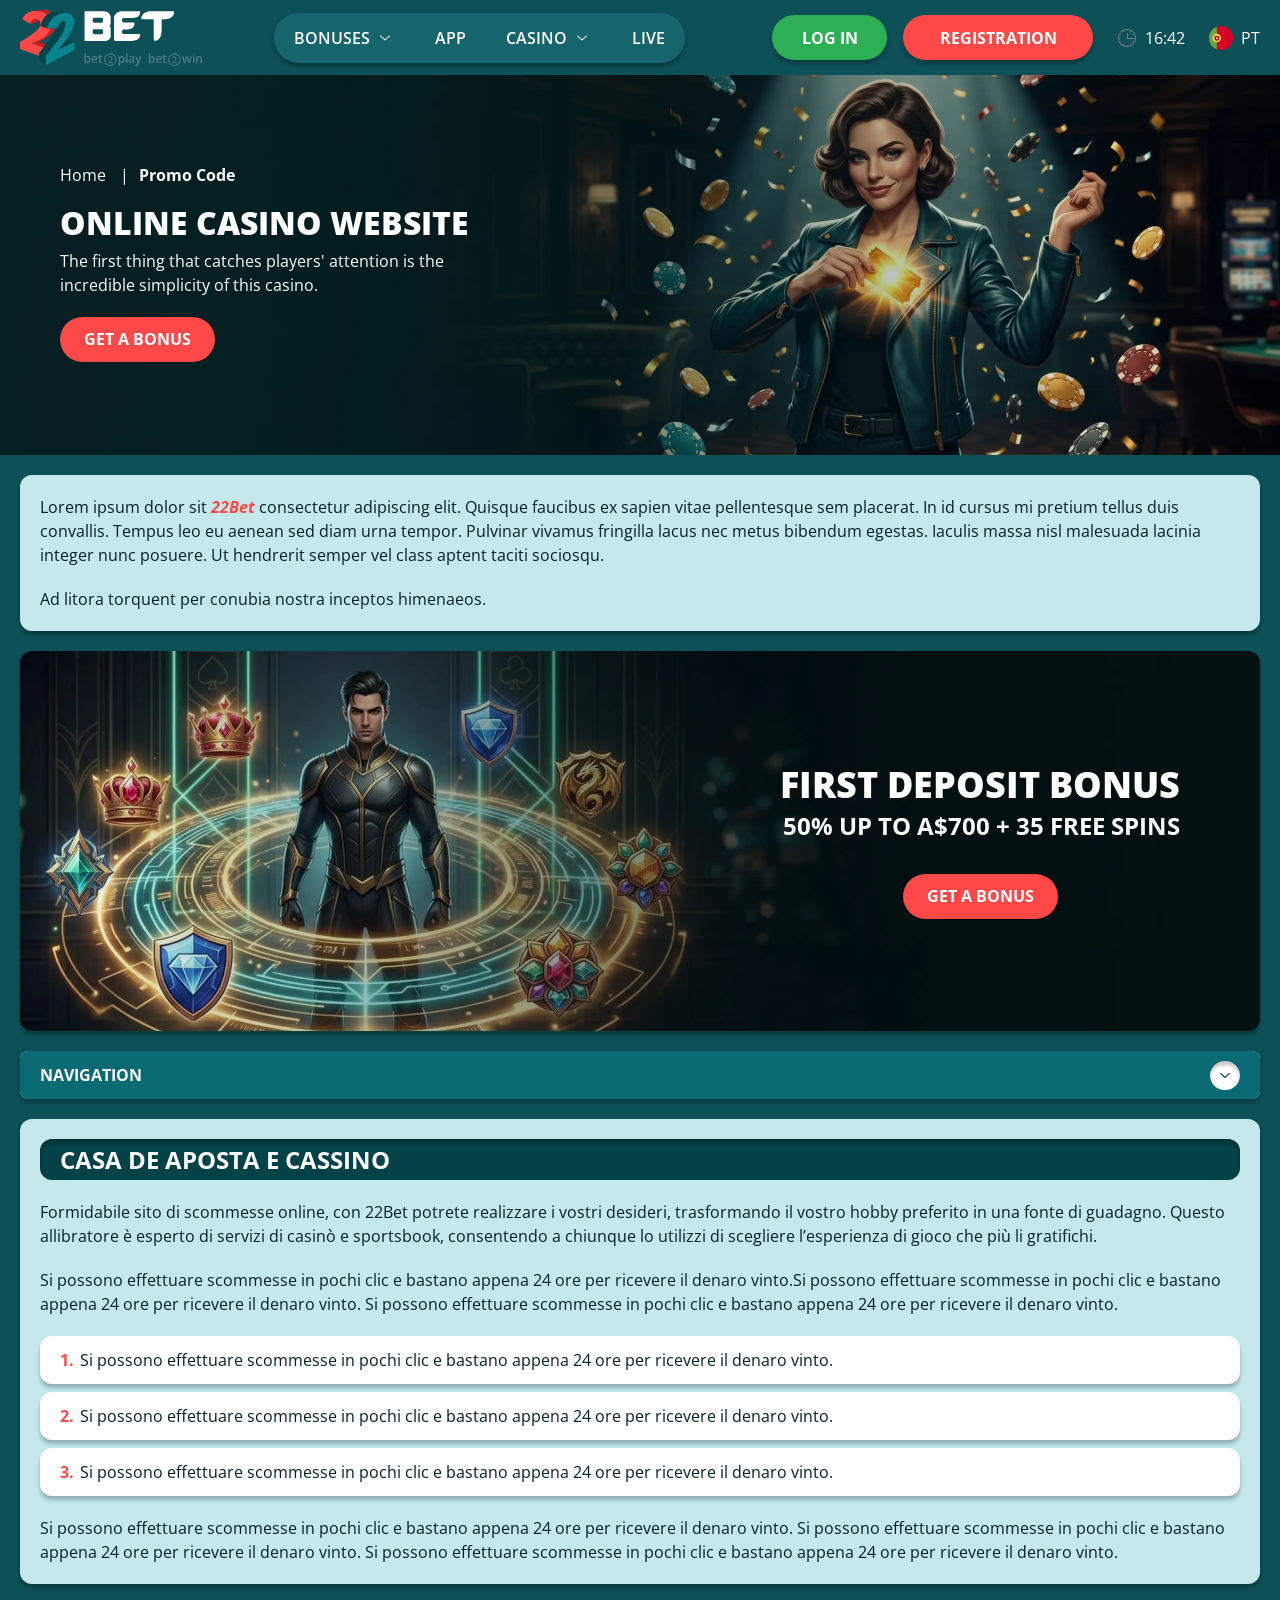
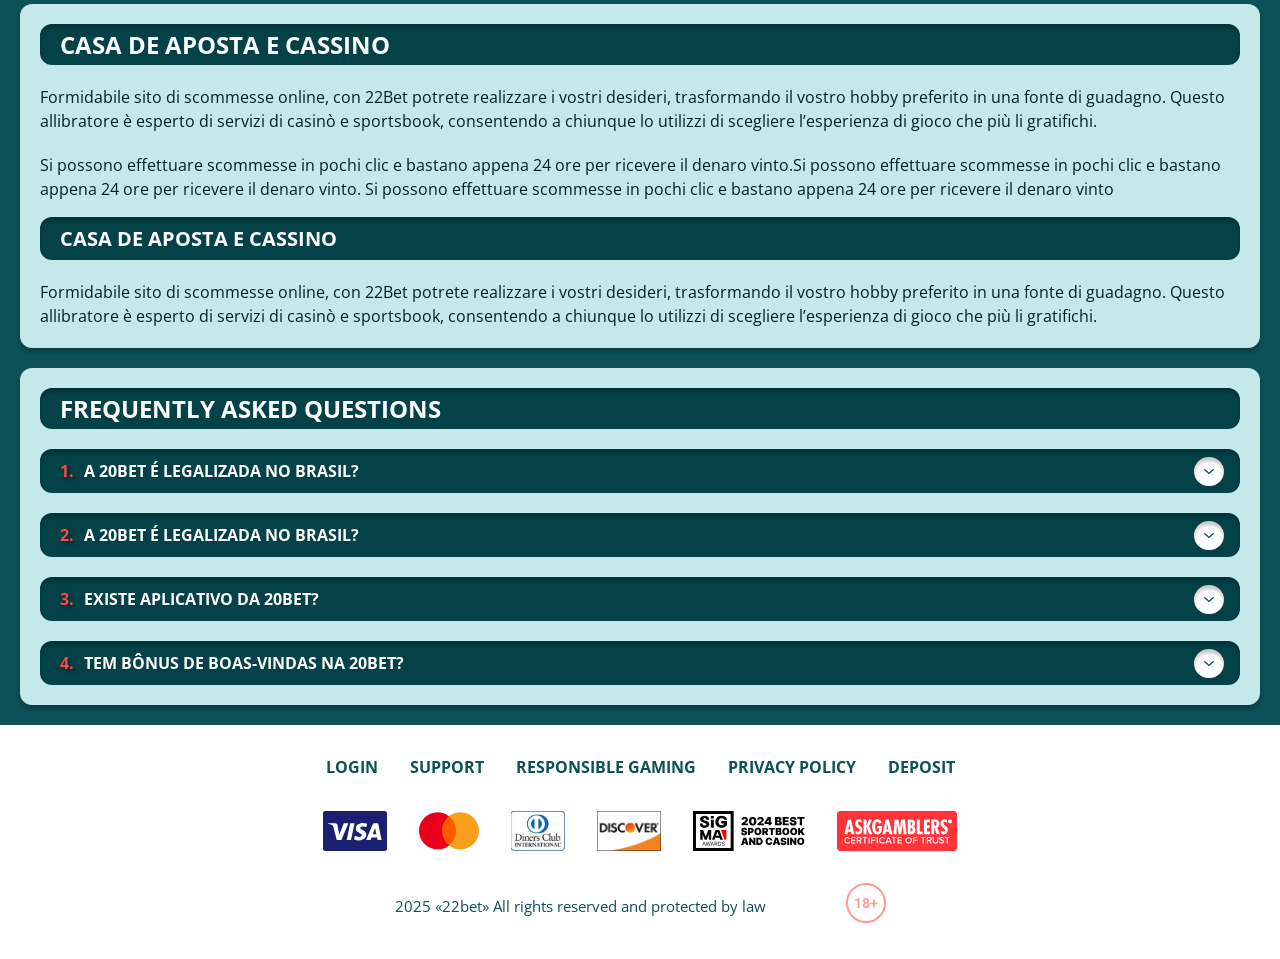
<file: promoCode.html>
<!DOCTYPE html>
<html lang="pt">
  <head>
    <meta charset="UTF-8" />
   
    <meta name="viewport" content="width=device-width, initial-scale=1.0" />
    <title>22Bet </title>
    <meta name="description" content />
    <meta property="og:site_name" content />
    <meta property="og:title" content />
    <meta property="og:type" content="website" />
    <meta property="og:url" content />
    <meta property="og:image" content />
    <meta property="og:image:alt" content />
    <meta property="og:locale" content="pt" />
    <meta property="og:description" content />
    <link rel="preconnect" href="https://fonts.googleapis.com" />
    <link rel="preconnect" href="https://fonts.gstatic.com" crossorigin="anonymous" />
   <link href="https://fonts.googleapis.com/css2?family=Open+Sans:ital,wght@0,300..800;1,300..800&display=swap" rel="stylesheet">
<link href="https://fonts.googleapis.com/css?family=Roboto+Condensed&display=swap" rel="stylesheet">

   <link rel="stylesheet" href="./css/reset.css" />
    <link rel="stylesheet" href="./css/main.css" />
    <link rel="stylesheet" href="./css/media.css"/>
    <link rel="icon" href="./images/Group.png" type="image/x-icon"/>
    <script
    src="https://code.jquery.com/jquery-3.6.1.min.js"
    integrity="sha256-o88AwQnZB+VDvE9tvIXrMQaPlFFSUTR+nldQm1LuPXQ="
    crossorigin="anonymous"
  ></script>
  </head>
  <body>
    <header class="header">
      <section class="content header__content">
        <a href="./index.html" class="logo header__logo"
          ><img src="./images/logo.svg" alt="logo" title
        /></a>
        <button class="header__btn-menu" >
          <svg width="16px" height="16px" viewBox="0 0 16 16" xmlns="http://www.w3.org/2000/svg">
              <rect y="0" width="16" height="3" rx="1.5"></rect>
              <rect y="6.5" width="16" height="3" rx="1.5"></rect>
              <rect y="13" width="16" height="3" rx="1.5"></rect>
            </svg>
        </button>

          <nav class="menu header__menu">
            <ul class="header__menu-list">
                
              <li class="">
              <div class="header__menu-wrapper">
                <div class="js-button-expander js-button-expander--menu" >
                <a href="./bonus.html" >
                <span>Bonuses</span>
              </a>
              </div>
              <div class="header__menu-wrap js-expand-content js-expand-content--menu">
                <ul >
                  <li>
                    <a href="./freeSpins.html">
                    <span>Free Spins</span>
                  </a></li>
                  <li><a href="./promoCode.html">
                    <span>Promo Code</span>
                  </a>
                </li>
                  <li><a href="./welcomeBonus.html">
                    <span>Welcome Bonus</span>
                  </a>
                </li>
                <li><a href="./vip.html">
                    <span>VIP</span>
                  </a>
                </li>
                </ul>
              </div>
              </div>
               <a href="./bonus.html" class="header__menu-item">
                <span>Bonuses</span>
              </a>
            </li>
              <li>
                <a href="./app.html">
                 App
                </a>
              </li>
              
              <li class="">
              <div class="header__menu-wrapper">
                <div class="js-button-expander js-button-expander--menu" >
                <a href="./casino.html" >
                <span> Casino</span>
              </a>
              </div>
              <div class="header__menu-wrap js-expand-content js-expand-content--menu">
                <ul >
                  <li>
                    <a href="./slots.html">
                    <span>Slots</span>
                  </a></li>
                 
                </ul>
              </div>
              </div>
               <a href="./casino.html" class="header__menu-item">
                <span>Casino</span>
              </a>
            </li>
               <li>
                <a href="./live.html">
               Live
                </a>
              </li>
              <li>
                    <a href="./freeSpins.html">
                    <span>Free Spins</span>
                  </a></li>
                  <li><a href="./promoCode.html">
                    <span>Promo Code</span>
                  </a>
                </li>
                  <li><a href="./welcomeBonus.html">
                    <span>Welcome Bonus</span>
                  </a>
                </li>
                <li><a href="./vip.html">
                    <span>VIP</span>
                  </a>
                </li>
             <li>
                    <a href="./slots.html">
                    <span>Slots</span>
                  </a></li>
             
             
            </ul>
            <div class="header__button header__button-menu " >
              <a href="#" class="button  button__login-menu">log in</a>
              <a href="#" class="button button__menu">registration</a>
            </div>
           
          </nav>
            <a href="#" class="button button__login">log in</a>
            <a href="#" class="button button__singup">registration</a>
            <div id="clock" class="header__time">00:00</div>
            <a href="#" class="header__flag">
                <span><img src="./images/flag.png" alt="flag" title /></span>
                <span>pt</span>
              </a>
      </section>
    </header>
     <main class="main home main-page">
        <section class=" hero hero__page">
           
            <div class="background background-page">
              <img src="./images/layout-images/bg-promoCode.webp" alt="hero" title />
              
            </div>
            <div class="hero__wrapper hero__wrapper-page">
              <div class="hero__data hero__data-bonus">
                <ul
                class="breadcrumbs "
                
              >
                <li
                  
                >
                  <a href="/" >
                    <span >Home</span></a
                  >
                 
                </li>
                <li
                  
                >
                  <a href="#" > <span >Promo Code</span></a>
                 
                </li>
              </ul>
                <h1 class="title general hero__title">
                  Online Casino Website
                </h1>
                 <p class="hero__text">The first thing that catches players' attention is the incredible simplicity of this casino.</p>
               
                <a href="#" class="button  hero__button ">Get a Bonus</a>
               
              </div>
             
            </div>
          </section>
      <section class="main__wrap main__wrap-page">
       
       <section class="content__wrapper content__wrapper-page">

         
        
       
          <section class="content article">
            <p>
             Lorem ipsum dolor sit <a href="#">22Bet</a> consectetur adipiscing elit. Quisque faucibus ex sapien vitae pellentesque sem placerat. In id cursus mi pretium tellus duis convallis. Tempus leo eu aenean sed diam urna tempor. Pulvinar vivamus fringilla lacus nec metus bibendum egestas. Iaculis massa nisl malesuada lacinia integer nunc posuere. Ut hendrerit semper vel class aptent taciti sociosqu.
            </p>
            <p>
             Ad litora torquent per conubia nostra inceptos himenaeos.
            </p>
          </section>
         
             
            <section class="content banner banner-main">
            <div class="background banner__background">
              
              <img src="./images/layout-images/banner-promoCode.webp" alt="banner" title />
              
            </div>
            <div class="banner__info">
              
              <h2 class="title high banner__title-main">
                  
               first Deposit Bonus
              </h2>
            <p class="banner__subtitle">50% up to A$700 + 35 Free spins</p>
              <a href="#" class="button banner__button">Get a Bonus</a>
            </div>
          </section>
        
         <section class="content menu-review__content">
              

            
                <div class="menu__review-desk menu__review-content">Navigation</div>
                <ul class="menu__review menu__review-list">
                  <li><a href="#">Lorem ipsum dolor sit</a></li>
                    <li><a href="#">Amet consectetur adipiscing</a></li>
                      <li><a href="#">Quisque faucibus ex sapien vitae</a></li>
                        <li><a href="#">Ut hendrerit sempero</a></li>
                          <li><a href="#">Pulvinar vivamus fringilla</a></li>
                           <li><a href="#">Ad litora torquent per conubia</a></li>
                         
                          
                </ul>
             
          
          </section>
          
        
          <section class="content article">
            <h2 class="title high article__title">Casa de Aposta e Cassino</h2>
             
            <p>
             Formidabile sito di scommesse online, con 22Bet potrete realizzare i vostri desideri, trasformando il vostro hobby preferito in una fonte di guadagno. Questo allibratore è esperto di servizi di casinò e sportsbook, consentendo a chiunque lo utilizzi di scegliere l’esperienza di gioco che più li gratifichi.
            </p>
            <p>
             Si possono effettuare scommesse in pochi clic e bastano appena 24 ore per ricevere il denaro vinto.Si possono effettuare scommesse in pochi clic e bastano appena 24 ore per ricevere il denaro vinto. Si possono effettuare scommesse in pochi clic e bastano appena 24 ore per ricevere il denaro vinto.
            </p>
           <ol>
              <li>Si possono effettuare scommesse in pochi clic e bastano appena 24 ore per ricevere il denaro vinto.</li>
              <li>Si possono effettuare scommesse in pochi clic e bastano appena 24 ore per ricevere il denaro vinto.</li>
              <li>Si possono effettuare scommesse in pochi clic e bastano appena 24 ore per ricevere il denaro vinto.</li>
            </ol>
            <p>Si possono effettuare scommesse in pochi clic e bastano appena 24 ore per ricevere il denaro vinto. Si possono effettuare scommesse in pochi clic e bastano appena 24 ore per ricevere il denaro vinto. Si possono effettuare scommesse in pochi clic e bastano appena 24 ore per ricevere il denaro vinto.</p>
          </section>
         
         
           <section class="content article">
            <h2 class="title high article__title">Casa de Aposta e Cassino</h2>
            <p>Formidabile sito di scommesse online, con 22Bet potrete realizzare i vostri desideri, trasformando il vostro hobby preferito in una fonte di guadagno. Questo allibratore è esperto di servizi di casinò e sportsbook, consentendo a chiunque lo utilizzi di scegliere l’esperienza di gioco che più li gratifichi.</p>
            <p>Si possono effettuare scommesse in pochi clic e bastano appena 24 ore per ricevere il denaro vinto.Si possono effettuare scommesse in pochi clic e bastano appena 24 ore per ricevere il denaro vinto. Si possono effettuare scommesse in pochi clic e bastano appena 24 ore per ricevere il denaro vinto</p>
            <h3>Casa de Aposta e Cassino</h3>
            <p>Formidabile sito di scommesse online, con 22Bet potrete realizzare i vostri desideri, trasformando il vostro hobby preferito in una fonte di guadagno. Questo allibratore è esperto di servizi di casinò e sportsbook, consentendo a chiunque lo utilizzi di scegliere l’esperienza di gioco che più li gratifichi.</p>
           </section>

          <section class="content faq">
            <h2 class="title high faq__title">Frequently Asked Questions</h2>
            <ul class="faq__list " >
              <li class="faq__item"  >
                <h3 class="title medium faq__subtitle js-button-expander js-button-expander--faq"  >A 20Bet é legalizada no Brasil?
                 </h3>
                <div  class="faq__answer js-expand-content js-expand-content--faq" >
                  <p  >
                    Sim, a casa de apostas tem licença emitida por Curaçao, que é reconhecida no Brasil e a permite atuar por aqui.
                  </p>
                </div>
              </li>
              <li class="faq__item"  >
                <h3 class="title medium faq__subtitle js-button-expander js-button-expander--faq"  >A 20Bet é legalizada no Brasil?</h3>
                <div class="faq__answer js-expand-content js-expand-content--faq" >
                  <p  >
                    Sim, a casa de apostas tem licença emitida por Curaçao, que é reconhecida no Brasil e a permite atuar por aqui.
                  </p>
                </div>
              </li> 
              <li class="faq__item"  >
                <h3 class="title medium faq__subtitle js-button-expander js-button-expander--faq"  >Existe aplicativo da 20Bet?</h3>
                <div class="faq__answer js-expand-content js-expand-content--faq" >
                  <p  >
                   Sim, disponível para sistemas operacionais iOS e Android.
                  </p>
                </div>
              </li> 
              <li class="faq__item"  >
                <h3 class="title medium faq__subtitle js-button-expander js-button-expander--faq"  >Tem bônus de boas-vindas na 20Bet?</h3>
                <div class="faq__answer js-expand-content js-expand-content--faq" >
                  <p  >
                   O pacote especial para novos usuários da 20Bet paga 100% sobre o primeiro depósito, com limite de 600 BRL.
                  </p>
                </div>
              </li> 
             
            </ul>
          </section>
          
        </section> 
      
        <div class=""  onclick="scrollToTop()">
          <button class="main__arrow" id="scrollToTopBtn"></button>
        </div> 
        
      </section>
    </main> 
   <footer class=" footer ">
      <section class="content footer__content">
        <ul class="footer__menu">
         <li><a href="./login.html">Login</a></li>
         <li><a href="./support.html">Support</a></li>
         <li><a href="./responsible.html">Responsible Gaming</a></li>
         <li><a href="./policy.html">Privacy Policy</a></li>
         <li><a href="./deposit.html">Deposit</a></li>
        </ul>
       
          <ul class="footer__cards-list">
           
            <li>
              <a href="#"
                ><img src="./images/visa.svg" alt="cardvisa" title
              /></a>
            </li>
            <li>
              <a href="#"
                ><img
                  src="./images/mastercard.svg"
                  alt="mastercard"
                  title
              /></a>
            </li>
            <li>
                <a href="#"
                  ><img src="./images/diners.svg" alt="diners" title
                /></a>
              </li>
              <li>
                <a href="#"
                  ><img src="./images/discover.svg" alt="discover" title
                /></a>
              </li>
              <li>
                <a href="#"
                  ><img src="./images/sigma.svg" alt="sigma" title
                /></a>
              </li>
              <li>
                <a href="#"
                  ><img src="./images/ask.svg" alt="ask" title
                /></a>
              </li>
            
          </ul>
       
        <div class="footer__wrapp">
          <div class="footer__text">
           
            <p>2025 «22bet» All rights reserved and protected by law

</p>
           
          </div>
          <div class="footer__age">
            <img src="./images/age.svg" alt="age" title />
          </div>
        </div>
      
      </section>
    </footer>
    <script src="./js/arrowUp.js" defer></script>
    <script src="./js/sidebar.js" defer></script>
    <script src="./js/expander.js" defer></script>
    <script src="./js/mobile-menu.js" defer></script>
    <script src="./js/clock.js" defer></script>
  </body>
</html>
</file>
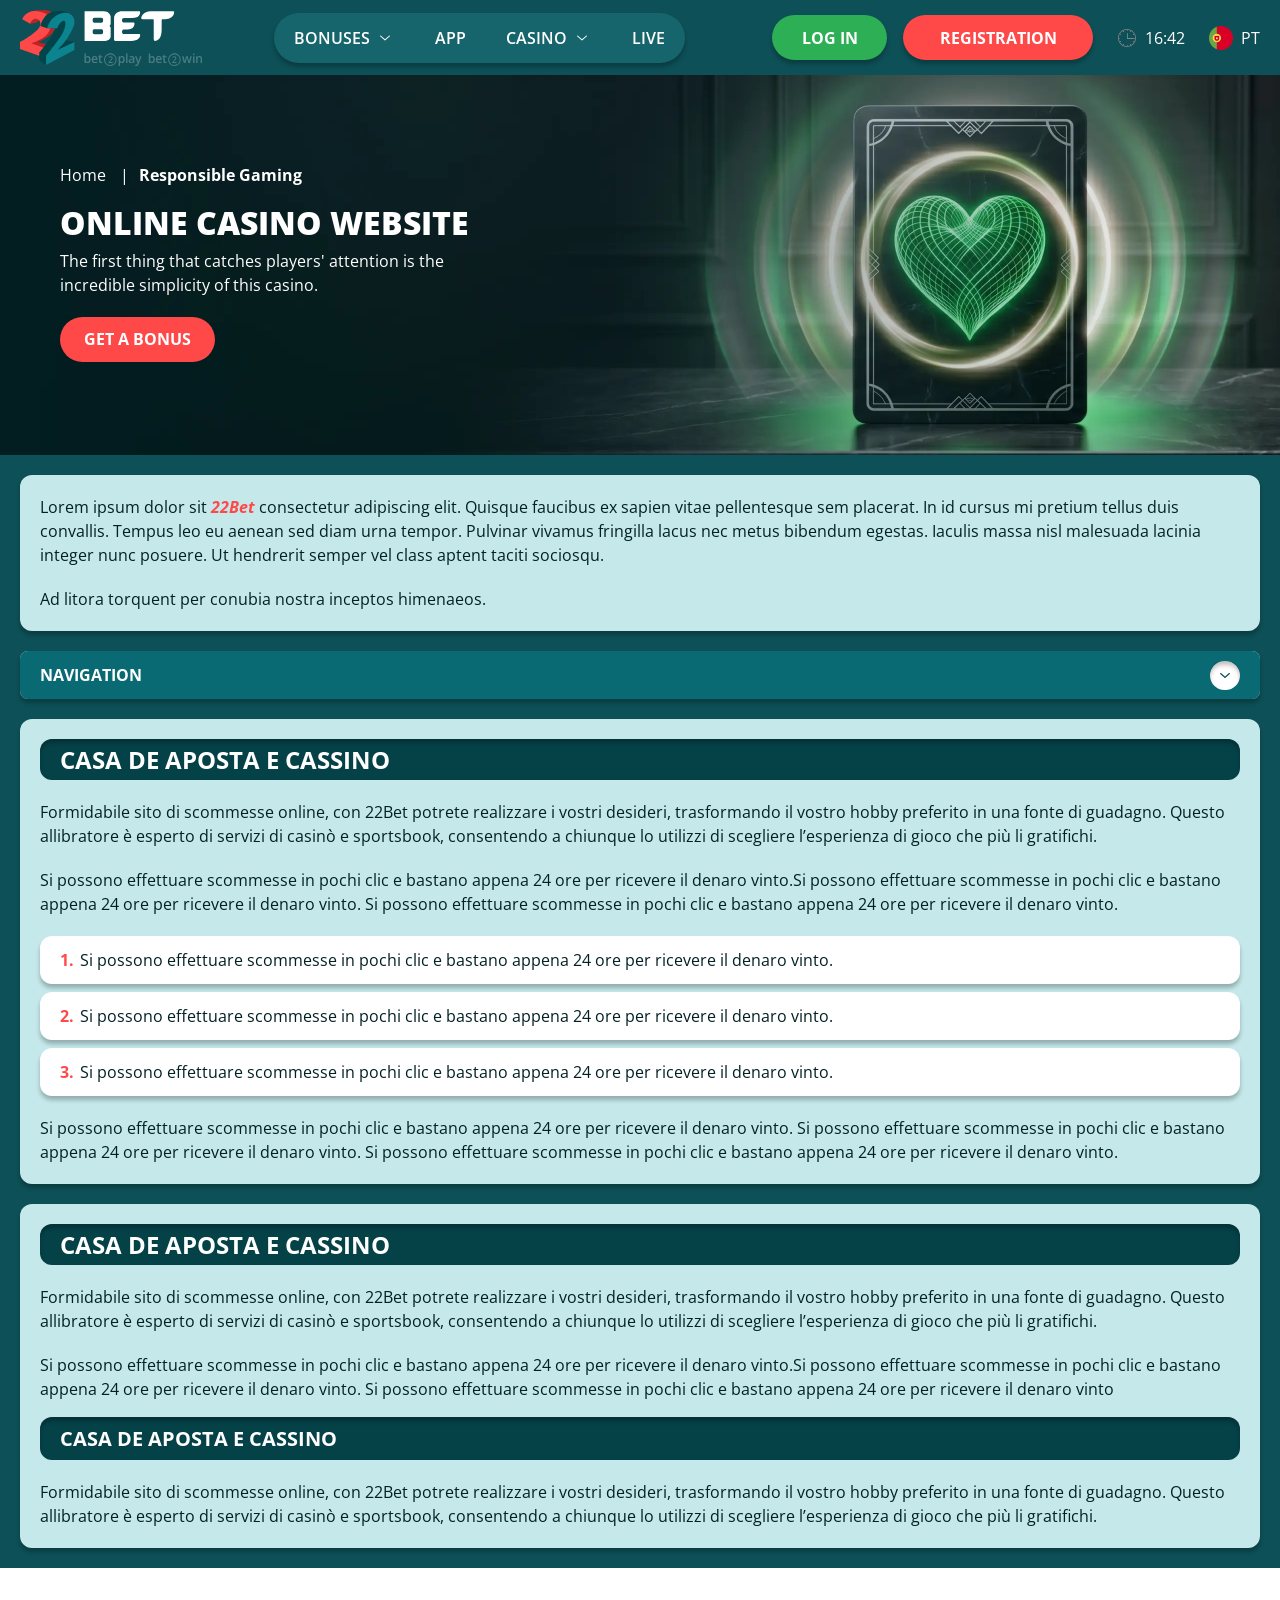
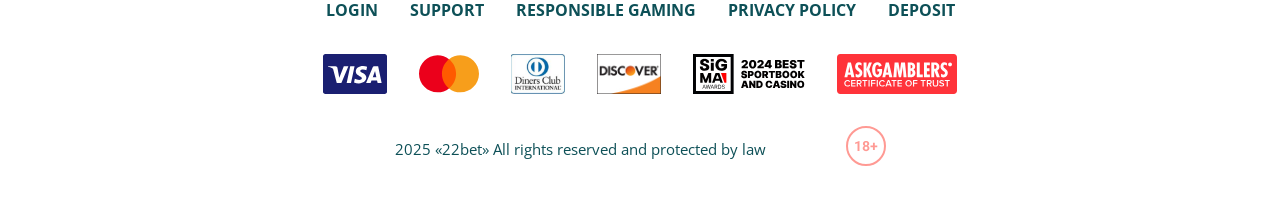
<file: responsible.html>
<!DOCTYPE html>
<html lang="pt">
  <head>
    <meta charset="UTF-8" />
   
    <meta name="viewport" content="width=device-width, initial-scale=1.0" />
    <title>22Bet </title>
    <meta name="description" content />
    <meta property="og:site_name" content />
    <meta property="og:title" content />
    <meta property="og:type" content="website" />
    <meta property="og:url" content />
    <meta property="og:image" content />
    <meta property="og:image:alt" content />
    <meta property="og:locale" content="pt" />
    <meta property="og:description" content />
    <link rel="preconnect" href="https://fonts.googleapis.com" />
    <link rel="preconnect" href="https://fonts.gstatic.com" crossorigin="anonymous" />
   <link href="https://fonts.googleapis.com/css2?family=Open+Sans:ital,wght@0,300..800;1,300..800&display=swap" rel="stylesheet">
<link href="https://fonts.googleapis.com/css?family=Roboto+Condensed&display=swap" rel="stylesheet">

   <link rel="stylesheet" href="./css/reset.css" />
    <link rel="stylesheet" href="./css/main.css" />
    <link rel="stylesheet" href="./css/media.css"/>
    <link rel="icon" href="./images/Group.png" type="image/x-icon"/>
    <script
    src="https://code.jquery.com/jquery-3.6.1.min.js"
    integrity="sha256-o88AwQnZB+VDvE9tvIXrMQaPlFFSUTR+nldQm1LuPXQ="
    crossorigin="anonymous"
  ></script>
  </head>
  <body>
    <header class="header">
      <section class="content header__content">
        <a href="./index.html" class="logo header__logo"
          ><img src="./images/logo.svg" alt="logo" title
        /></a>
        <button class="header__btn-menu" >
          <svg width="16px" height="16px" viewBox="0 0 16 16" xmlns="http://www.w3.org/2000/svg">
              <rect y="0" width="16" height="3" rx="1.5"></rect>
              <rect y="6.5" width="16" height="3" rx="1.5"></rect>
              <rect y="13" width="16" height="3" rx="1.5"></rect>
            </svg>
        </button>

          <nav class="menu header__menu">
            <ul class="header__menu-list">
                
              <li class="">
              <div class="header__menu-wrapper">
                <div class="js-button-expander js-button-expander--menu" >
                <a href="./bonus.html" >
                <span>Bonuses</span>
              </a>
              </div>
              <div class="header__menu-wrap js-expand-content js-expand-content--menu">
                <ul >
                  <li>
                    <a href="./freeSpins.html">
                    <span>Free Spins</span>
                  </a></li>
                  <li><a href="./promoCode.html">
                    <span>Promo Code</span>
                  </a>
                </li>
                  <li><a href="./welcomeBonus.html">
                    <span>Welcome Bonus</span>
                  </a>
                </li>
                <li><a href="./vip.html">
                    <span>VIP</span>
                  </a>
                </li>
                </ul>
              </div>
              </div>
               <a href="./bonus.html" class="header__menu-item">
                <span>Bonuses</span>
              </a>
            </li>
              <li>
                <a href="./app.html">
                 App
                </a>
              </li>
              
              <li class="">
              <div class="header__menu-wrapper">
                <div class="js-button-expander js-button-expander--menu" >
                <a href="./casino.html" >
                <span> Casino</span>
              </a>
              </div>
              <div class="header__menu-wrap js-expand-content js-expand-content--menu">
                <ul >
                  <li>
                    <a href="./slots.html">
                    <span>Slots</span>
                  </a></li>
                 
                </ul>
              </div>
              </div>
               <a href="./casino.html" class="header__menu-item">
                <span>Casino</span>
              </a>
            </li>
               <li>
                <a href="./live.html">
               Live
                </a>
              </li>
              <li>
                    <a href="./freeSpins.html">
                    <span>Free Spins</span>
                  </a></li>
                  <li><a href="./promoCode.html">
                    <span>Promo Code</span>
                  </a>
                </li>
                  <li><a href="./welcomeBonus.html">
                    <span>Welcome Bonus</span>
                  </a>
                </li>
                <li><a href="./vip.html">
                    <span>VIP</span>
                  </a>
                </li>
             <li>
                    <a href="./slots.html">
                    <span>Slots</span>
                  </a></li>
             
             
            </ul>
            <div class="header__button header__button-menu " >
              <a href="#" class="button  button__login-menu">log in</a>
              <a href="#" class="button button__menu">registration</a>
            </div>
           
          </nav>
            <a href="#" class="button button__login">log in</a>
            <a href="#" class="button button__singup">registration</a>
            <div id="clock" class="header__time">00:00</div>
            <a href="#" class="header__flag">
                <span><img src="./images/flag.png" alt="flag" title /></span>
                <span>pt</span>
              </a>
      </section>
    </header>
     <main class="main home main-page">
        <section class=" hero hero__page">
           
            <div class="background background-page">
              <img src="./images/layout-images/bg-responsible.webp" alt="hero" title />
              
            </div>
            <div class="hero__wrapper hero__wrapper-page">
              <div class="hero__data hero__data-bonus">
                <ul
                class="breadcrumbs "
                
              >
                <li
                  
                >
                  <a href="/" >
                    <span >Home</span></a
                  >
                 
                </li>
                <li
                  
                >
                  <a href="#" > <span >Responsible Gaming</span></a>
                 
                </li>
              </ul>
                <h1 class="title general hero__title">
                  Online Casino Website
                </h1>
                 <p class="hero__text">The first thing that catches players' attention is the incredible simplicity of this casino.</p>
               
                <a href="#" class="button  hero__button ">Get a Bonus</a>
               
              </div>
             
            </div>
          </section>
      <section class="main__wrap main__wrap-page">
       
       <section class="content__wrapper content__wrapper-page">

         
        
       
          <section class="content article">
            <p>
             Lorem ipsum dolor sit <a href="#">22Bet</a> consectetur adipiscing elit. Quisque faucibus ex sapien vitae pellentesque sem placerat. In id cursus mi pretium tellus duis convallis. Tempus leo eu aenean sed diam urna tempor. Pulvinar vivamus fringilla lacus nec metus bibendum egestas. Iaculis massa nisl malesuada lacinia integer nunc posuere. Ut hendrerit semper vel class aptent taciti sociosqu.
            </p>
            <p>
             Ad litora torquent per conubia nostra inceptos himenaeos.
            </p>
          </section>
        
         <section class="content menu-review__content">
              

            
                <div class="menu__review-desk menu__review-content">Navigation</div>
                <ul class="menu__review menu__review-list">
                  <li><a href="#">Lorem ipsum dolor sit</a></li>
                    <li><a href="#">Amet consectetur adipiscing</a></li>
                      <li><a href="#">Quisque faucibus ex sapien vitae</a></li>
                        <li><a href="#">Ut hendrerit sempero</a></li>
                          <li><a href="#">Pulvinar vivamus fringilla</a></li>
                           <li><a href="#">Ad litora torquent per conubia</a></li>
                         
                          
                </ul>
             
          
          </section>
          
          
        
          <section class="content article">
            <h2 class="title high article__title">Casa de Aposta e Cassino</h2>
             
            <p>
             Formidabile sito di scommesse online, con 22Bet potrete realizzare i vostri desideri, trasformando il vostro hobby preferito in una fonte di guadagno. Questo allibratore è esperto di servizi di casinò e sportsbook, consentendo a chiunque lo utilizzi di scegliere l’esperienza di gioco che più li gratifichi.
            </p>
            <p>
             Si possono effettuare scommesse in pochi clic e bastano appena 24 ore per ricevere il denaro vinto.Si possono effettuare scommesse in pochi clic e bastano appena 24 ore per ricevere il denaro vinto. Si possono effettuare scommesse in pochi clic e bastano appena 24 ore per ricevere il denaro vinto.
            </p>
           <ol>
              <li>Si possono effettuare scommesse in pochi clic e bastano appena 24 ore per ricevere il denaro vinto.</li>
              <li>Si possono effettuare scommesse in pochi clic e bastano appena 24 ore per ricevere il denaro vinto.</li>
              <li>Si possono effettuare scommesse in pochi clic e bastano appena 24 ore per ricevere il denaro vinto.</li>
            </ol>
            <p>Si possono effettuare scommesse in pochi clic e bastano appena 24 ore per ricevere il denaro vinto. Si possono effettuare scommesse in pochi clic e bastano appena 24 ore per ricevere il denaro vinto. Si possono effettuare scommesse in pochi clic e bastano appena 24 ore per ricevere il denaro vinto.</p>
          </section>
         
         
           <section class="content article">
            <h2 class="title high article__title">Casa de Aposta e Cassino</h2>
            <p>Formidabile sito di scommesse online, con 22Bet potrete realizzare i vostri desideri, trasformando il vostro hobby preferito in una fonte di guadagno. Questo allibratore è esperto di servizi di casinò e sportsbook, consentendo a chiunque lo utilizzi di scegliere l’esperienza di gioco che più li gratifichi.</p>
            <p>Si possono effettuare scommesse in pochi clic e bastano appena 24 ore per ricevere il denaro vinto.Si possono effettuare scommesse in pochi clic e bastano appena 24 ore per ricevere il denaro vinto. Si possono effettuare scommesse in pochi clic e bastano appena 24 ore per ricevere il denaro vinto</p>
            <h3>Casa de Aposta e Cassino</h3>
            <p>Formidabile sito di scommesse online, con 22Bet potrete realizzare i vostri desideri, trasformando il vostro hobby preferito in una fonte di guadagno. Questo allibratore è esperto di servizi di casinò e sportsbook, consentendo a chiunque lo utilizzi di scegliere l’esperienza di gioco che più li gratifichi.</p>
           </section>

        </section> 
      
        <div class=""  onclick="scrollToTop()">
          <button class="main__arrow" id="scrollToTopBtn"></button>
        </div> 
        
      </section>
    </main> 
     <footer class=" footer ">
      <section class="content footer__content">
        <ul class="footer__menu">
         <li><a href="./login.html">Login</a></li>
         <li><a href="./support.html">Support</a></li>
         <li><a href="./responsible.html">Responsible Gaming</a></li>
         <li><a href="./policy.html">Privacy Policy</a></li>
         <li><a href="./deposit.html">Deposit</a></li>
        </ul>
       
          <ul class="footer__cards-list">
           
            <li>
              <a href="#"
                ><img src="./images/visa.svg" alt="cardvisa" title
              /></a>
            </li>
            <li>
              <a href="#"
                ><img
                  src="./images/mastercard.svg"
                  alt="mastercard"
                  title
              /></a>
            </li>
            <li>
                <a href="#"
                  ><img src="./images/diners.svg" alt="diners" title
                /></a>
              </li>
              <li>
                <a href="#"
                  ><img src="./images/discover.svg" alt="discover" title
                /></a>
              </li>
              <li>
                <a href="#"
                  ><img src="./images/sigma.svg" alt="sigma" title
                /></a>
              </li>
              <li>
                <a href="#"
                  ><img src="./images/ask.svg" alt="ask" title
                /></a>
              </li>
            
          </ul>
       
        <div class="footer__wrapp">
          <div class="footer__text">
           
            <p>2025 «22bet» All rights reserved and protected by law

</p>
           
          </div>
          <div class="footer__age">
            <img src="./images/age.svg" alt="age" title />
          </div>
        </div>
      
      </section>
    </footer>
    <script src="./js/arrowUp.js" defer></script>
    <script src="./js/sidebar.js" defer></script>
    <script src="./js/expander.js" defer></script>
    <script src="./js/mobile-menu.js" defer></script>
    <script src="./js/clock.js" defer></script>
  </body>
</html>
</file>
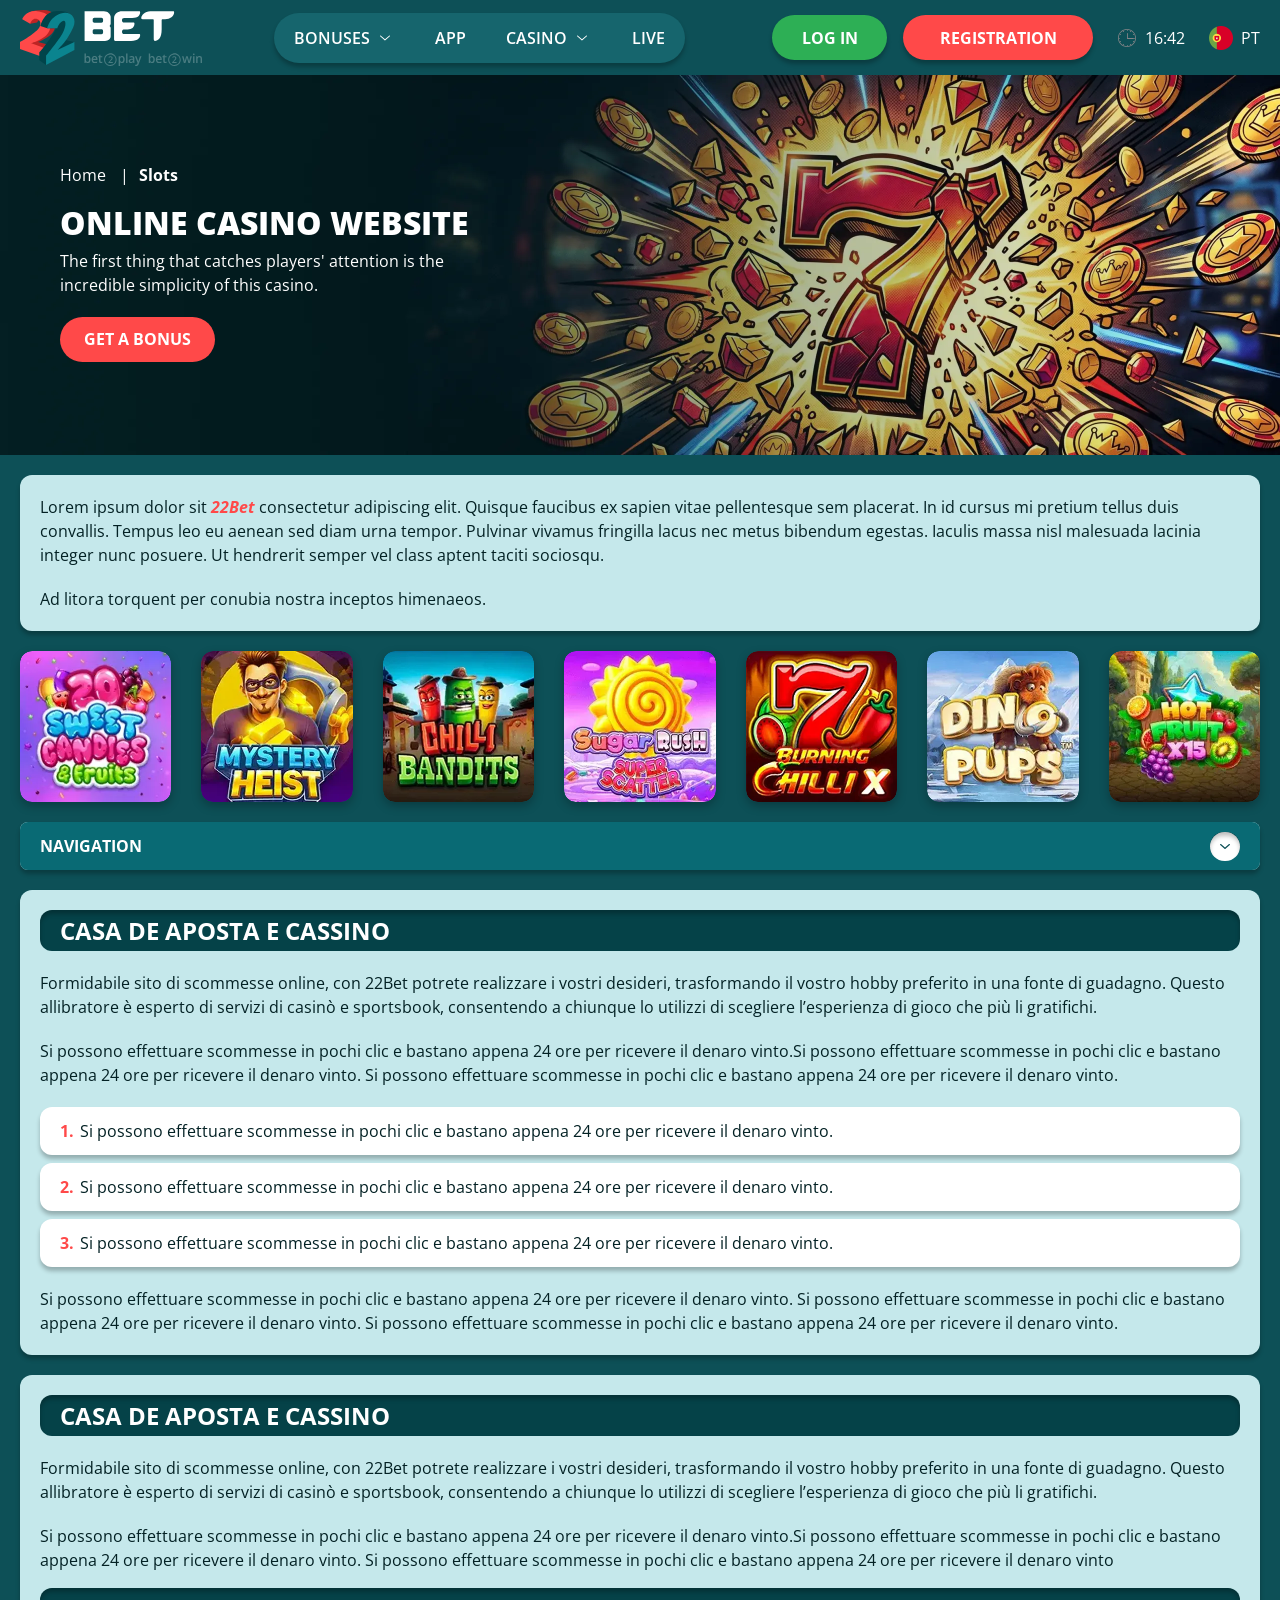
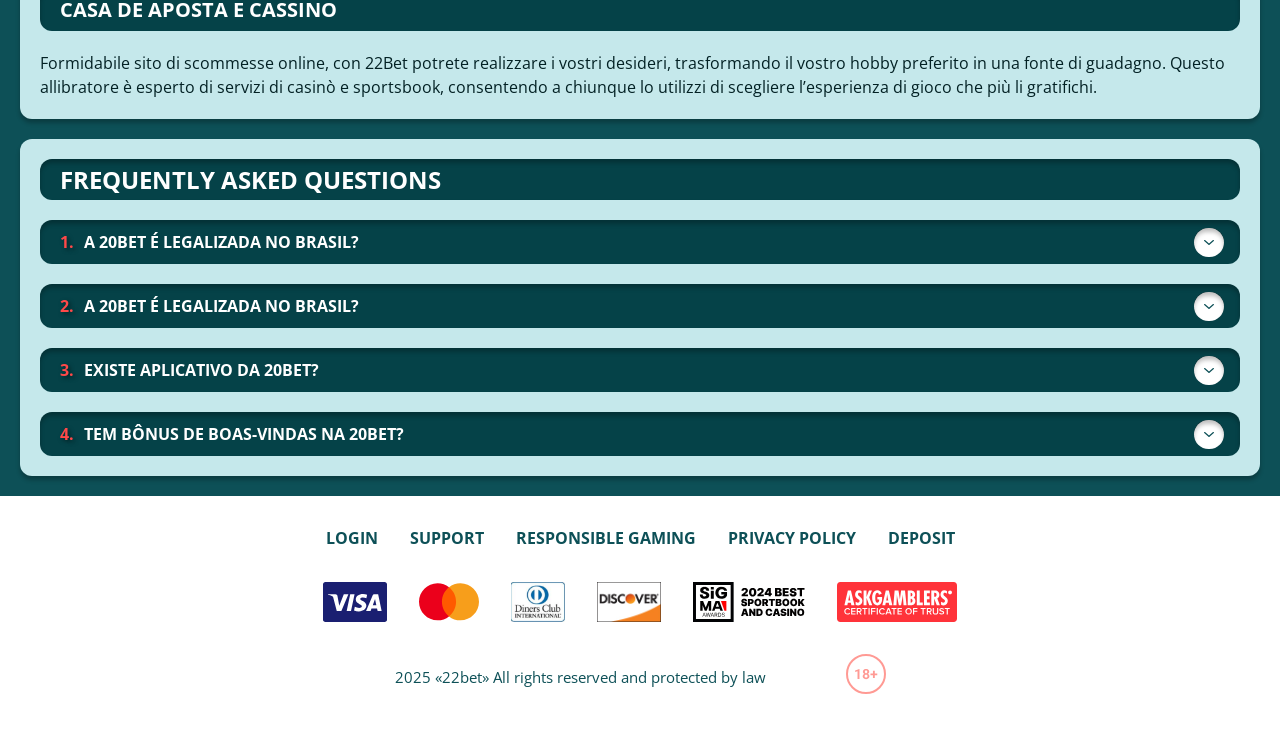
<file: slots.html>
<!DOCTYPE html>
<html lang="pt">
  <head>
    <meta charset="UTF-8" />
   
    <meta name="viewport" content="width=device-width, initial-scale=1.0" />
    <title>22Bet </title>
    <meta name="description" content />
    <meta property="og:site_name" content />
    <meta property="og:title" content />
    <meta property="og:type" content="website" />
    <meta property="og:url" content />
    <meta property="og:image" content />
    <meta property="og:image:alt" content />
    <meta property="og:locale" content="pt" />
    <meta property="og:description" content />
    <link rel="preconnect" href="https://fonts.googleapis.com" />
    <link rel="preconnect" href="https://fonts.gstatic.com" crossorigin="anonymous" />
   <link href="https://fonts.googleapis.com/css2?family=Open+Sans:ital,wght@0,300..800;1,300..800&display=swap" rel="stylesheet">
<link href="https://fonts.googleapis.com/css?family=Roboto+Condensed&display=swap" rel="stylesheet">

   <link rel="stylesheet" href="./css/reset.css" />
    <link rel="stylesheet" href="./css/main.css" />
    <link rel="stylesheet" href="./css/media.css"/>
    <link rel="icon" href="./images/Group.png" type="image/x-icon"/>
    <script
    src="https://code.jquery.com/jquery-3.6.1.min.js"
    integrity="sha256-o88AwQnZB+VDvE9tvIXrMQaPlFFSUTR+nldQm1LuPXQ="
    crossorigin="anonymous"
  ></script>
  </head>
  <body>
    <header class="header">
      <section class="content header__content">
        <a href="./index.html" class="logo header__logo"
          ><img src="./images/logo.svg" alt="logo" title
        /></a>
        <button class="header__btn-menu" >
          <svg width="16px" height="16px" viewBox="0 0 16 16" xmlns="http://www.w3.org/2000/svg">
              <rect y="0" width="16" height="3" rx="1.5"></rect>
              <rect y="6.5" width="16" height="3" rx="1.5"></rect>
              <rect y="13" width="16" height="3" rx="1.5"></rect>
            </svg>
        </button>

          <nav class="menu header__menu">
            <ul class="header__menu-list">
                
              <li class="">
              <div class="header__menu-wrapper">
                <div class="js-button-expander js-button-expander--menu" >
                <a href="./bonus.html" >
                <span>Bonuses</span>
              </a>
              </div>
              <div class="header__menu-wrap js-expand-content js-expand-content--menu">
                <ul >
                  <li>
                    <a href="./freeSpins.html">
                    <span>Free Spins</span>
                  </a></li>
                  <li><a href="./promoCode.html">
                    <span>Promo Code</span>
                  </a>
                </li>
                  <li><a href="./welcomeBonus.html">
                    <span>Welcome Bonus</span>
                  </a>
                </li>
                <li><a href="./vip.html">
                    <span>VIP</span>
                  </a>
                </li>
                </ul>
              </div>
              </div>
               <a href="./bonus.html" class="header__menu-item">
                <span>Bonuses</span>
              </a>
            </li>
              <li>
                <a href="./app.html">
                 App
                </a>
              </li>
              
              <li class="">
              <div class="header__menu-wrapper">
                <div class="js-button-expander js-button-expander--menu" >
                <a href="./casino.html" >
                <span> Casino</span>
              </a>
              </div>
              <div class="header__menu-wrap js-expand-content js-expand-content--menu">
                <ul >
                  <li>
                    <a href="./slots.html">
                    <span>Slots</span>
                  </a></li>
                 
                </ul>
              </div>
              </div>
               <a href="./casino.html" class="header__menu-item">
                <span>Casino</span>
              </a>
            </li>
               <li>
                <a href="./live.html">
               Live
                </a>
              </li>
              <li>
                    <a href="./freeSpins.html">
                    <span>Free Spins</span>
                  </a></li>
                  <li><a href="./promoCode.html">
                    <span>Promo Code</span>
                  </a>
                </li>
                  <li><a href="./welcomeBonus.html">
                    <span>Welcome Bonus</span>
                  </a>
                </li>
                <li><a href="./vip.html">
                    <span>VIP</span>
                  </a>
                </li>
             <li>
                    <a href="./slots.html">
                    <span>Slots</span>
                  </a></li>
             
             
            </ul>
            <div class="header__button header__button-menu " >
              <a href="#" class="button  button__login-menu">log in</a>
              <a href="#" class="button button__menu">registration</a>
            </div>
           
          </nav>
            <a href="#" class="button button__login">log in</a>
            <a href="#" class="button button__singup">registration</a>
            <div id="clock" class="header__time">00:00</div>
            <a href="#" class="header__flag">
                <span><img src="./images/flag.png" alt="flag" title /></span>
                <span>pt</span>
              </a>
      </section>
    </header>
     <main class="main home main-page">
        <section class=" hero hero__page">
           
            <div class="background background-page">
              <img src="./images/slots/bg-slots.webp" alt="hero" title />
              
            </div>
            <div class="hero__wrapper hero__wrapper-page">
              <div class="hero__data hero__data-bonus">
                <ul
                class="breadcrumbs "
                
              >
                <li
                  
                >
                  <a href="/" >
                    <span >Home</span></a
                  >
                 
                </li>
                <li
                  
                >
                  <a href="#" > <span >Slots</span></a>
                 
                </li>
              </ul>
                <h1 class="title general hero__title">
                  Online Casino Website
                </h1>
                 <p class="hero__text">The first thing that catches players' attention is the incredible simplicity of this casino.</p>
               
                <a href="#" class="button  hero__button ">Get a Bonus</a>
               
              </div>
             
            </div>
          </section>
      <section class="main__wrap main__wrap-page">
       
       <section class="content__wrapper content__wrapper-page">

         
        
       
          <section class="content article">
            <p>
             Lorem ipsum dolor sit <a href="#">22Bet</a> consectetur adipiscing elit. Quisque faucibus ex sapien vitae pellentesque sem placerat. In id cursus mi pretium tellus duis convallis. Tempus leo eu aenean sed diam urna tempor. Pulvinar vivamus fringilla lacus nec metus bibendum egestas. Iaculis massa nisl malesuada lacinia integer nunc posuere. Ut hendrerit semper vel class aptent taciti sociosqu.
            </p>
            <p>
             Ad litora torquent per conubia nostra inceptos himenaeos.
            </p>
          </section>
               <section class="content casino">
           
              <ul class="casino__list ">
                <li class="casino__item">
                   <a href="#">
                     <div class="casino__wrapper">
                      <img class="casino__img" src="./images/slots/card-slots1.webp" alt="" title>
                    <div class="casino__hover casino__hover-live">
                        
                        <div class="casino-box">
                            
                        <span href="#" class="button  casino__buttons"><img src="./images/card-button.svg" alt="" title></span>
                        </div>
                    </div>
                    </div>
                    
                   </a>
                </li>
                <li class="casino__item">
                   <a href="#">
                     <div class="casino__wrapper">
                      <img class="casino__img" src="./images/slots/card-slots2.webp" alt="" title>
                    <div class="casino__hover casino__hover-live">
                        
                        <div class="casino-box">
                            
                        <span href="#" class="button  casino__buttons"><img src="./images/card-button.svg" alt="" title></span>
                        </div>
                    </div>
                    </div>
                    
                   </a>
              </li>
              <li class="casino__item">
                 <a href="#">
                     <div class="casino__wrapper">
                      <img class="casino__img" src="./images/slots/card-slots3.webp" alt="" title>
                    <div class="casino__hover casino__hover-live">
                        
                        <div class="casino-box">
                            
                        <span href="#" class="button  casino__buttons"><img src="./images/card-button.svg" alt="" title></span>
                        </div>
                    </div>
                    </div>
                    
                   </a>
            </li>
             <li class="casino__item">
                <a href="#">
                     <div class="casino__wrapper">
                      <img class="casino__img" src="./images/slots/card-slots4.webp" alt="" title>
                    <div class="casino__hover casino__hover-live">
                        
                        <div class="casino-box">
                            
                        <span href="#" class="button  casino__buttons"><img src="./images/card-button.svg" alt="" title></span>
                        </div>
                    </div>
                    </div>
                    
                   </a>
            </li>
             <li class="casino__item">
                <a href="#">
                     <div class="casino__wrapper">
                      <img class="casino__img" src="./images/slots/card-slots5.webp" alt="" title>
                    <div class="casino__hover casino__hover-live">
                        
                        <div class="casino-box">
                            
                        <span href="#" class="button  casino__buttons"><img src="./images/card-button.svg" alt="" title></span>
                        </div>
                    </div>
                    </div>
                    
                   </a>
            </li>
             <li class="casino__item">
                 <a href="#">
                     <div class="casino__wrapper">
                      <img class="casino__img" src="./images/slots/card-slots6.webp" alt="" title>
                    <div class="casino__hover casino__hover-live">
                        
                        <div class="casino-box">
                            
                        <span href="#" class="button  casino__buttons"><img src="./images/card-button.svg" alt="" title></span>
                        </div>
                    </div>
                    </div>
                    
                   </a>
            </li>
             <li class="casino__item">
                <a href="#">
                     <div class="casino__wrapper">
                      <img class="casino__img" src="./images/slots/card-slots7.webp" alt="" title>
                    <div class="casino__hover casino__hover-live">
                        
                        <div class="casino-box">
                            
                        <span href="#" class="button  casino__buttons"><img src="./images/card-button.svg" alt="" title></span>
                        </div>
                    </div>
                    </div>
                    
                   </a>
            </li>
             
           
    
      

              </ul>
         </section>
             
        
        
         <section class="content menu-review__content">
              

            
                <div class="menu__review-desk menu__review-content">Navigation</div>
                <ul class="menu__review menu__review-list">
                  <li><a href="#">Lorem ipsum dolor sit</a></li>
                    <li><a href="#">Amet consectetur adipiscing</a></li>
                      <li><a href="#">Quisque faucibus ex sapien vitae</a></li>
                        <li><a href="#">Ut hendrerit sempero</a></li>
                          <li><a href="#">Pulvinar vivamus fringilla</a></li>
                           <li><a href="#">Ad litora torquent per conubia</a></li>
                         
                          
                </ul>
             
          
          </section>
        
          <section class="content article">
            <h2 class="title high article__title">Casa de Aposta e Cassino</h2>
             
            <p>
             Formidabile sito di scommesse online, con 22Bet potrete realizzare i vostri desideri, trasformando il vostro hobby preferito in una fonte di guadagno. Questo allibratore è esperto di servizi di casinò e sportsbook, consentendo a chiunque lo utilizzi di scegliere l’esperienza di gioco che più li gratifichi.
            </p>
            <p>
             Si possono effettuare scommesse in pochi clic e bastano appena 24 ore per ricevere il denaro vinto.Si possono effettuare scommesse in pochi clic e bastano appena 24 ore per ricevere il denaro vinto. Si possono effettuare scommesse in pochi clic e bastano appena 24 ore per ricevere il denaro vinto.
            </p>
           <ol>
              <li>Si possono effettuare scommesse in pochi clic e bastano appena 24 ore per ricevere il denaro vinto.</li>
              <li>Si possono effettuare scommesse in pochi clic e bastano appena 24 ore per ricevere il denaro vinto.</li>
              <li>Si possono effettuare scommesse in pochi clic e bastano appena 24 ore per ricevere il denaro vinto.</li>
            </ol>
            <p>Si possono effettuare scommesse in pochi clic e bastano appena 24 ore per ricevere il denaro vinto. Si possono effettuare scommesse in pochi clic e bastano appena 24 ore per ricevere il denaro vinto. Si possono effettuare scommesse in pochi clic e bastano appena 24 ore per ricevere il denaro vinto.</p>
          </section>
         
         
           <section class="content article">
            <h2 class="title high article__title">Casa de Aposta e Cassino</h2>
            <p>Formidabile sito di scommesse online, con 22Bet potrete realizzare i vostri desideri, trasformando il vostro hobby preferito in una fonte di guadagno. Questo allibratore è esperto di servizi di casinò e sportsbook, consentendo a chiunque lo utilizzi di scegliere l’esperienza di gioco che più li gratifichi.</p>
            <p>Si possono effettuare scommesse in pochi clic e bastano appena 24 ore per ricevere il denaro vinto.Si possono effettuare scommesse in pochi clic e bastano appena 24 ore per ricevere il denaro vinto. Si possono effettuare scommesse in pochi clic e bastano appena 24 ore per ricevere il denaro vinto</p>
            <h3>Casa de Aposta e Cassino</h3>
            <p>Formidabile sito di scommesse online, con 22Bet potrete realizzare i vostri desideri, trasformando il vostro hobby preferito in una fonte di guadagno. Questo allibratore è esperto di servizi di casinò e sportsbook, consentendo a chiunque lo utilizzi di scegliere l’esperienza di gioco che più li gratifichi.</p>
           </section>

          <section class="content faq">
            <h2 class="title high faq__title">Frequently Asked Questions</h2>
            <ul class="faq__list " >
              <li class="faq__item"  >
                <h3 class="title medium faq__subtitle js-button-expander js-button-expander--faq"  >A 20Bet é legalizada no Brasil?
                 </h3>
                <div  class="faq__answer js-expand-content js-expand-content--faq" >
                  <p  >
                    Sim, a casa de apostas tem licença emitida por Curaçao, que é reconhecida no Brasil e a permite atuar por aqui.
                  </p>
                </div>
              </li>
              <li class="faq__item"  >
                <h3 class="title medium faq__subtitle js-button-expander js-button-expander--faq"  >A 20Bet é legalizada no Brasil?</h3>
                <div class="faq__answer js-expand-content js-expand-content--faq" >
                  <p  >
                    Sim, a casa de apostas tem licença emitida por Curaçao, que é reconhecida no Brasil e a permite atuar por aqui.
                  </p>
                </div>
              </li> 
              <li class="faq__item"  >
                <h3 class="title medium faq__subtitle js-button-expander js-button-expander--faq"  >Existe aplicativo da 20Bet?</h3>
                <div class="faq__answer js-expand-content js-expand-content--faq" >
                  <p  >
                   Sim, disponível para sistemas operacionais iOS e Android.
                  </p>
                </div>
              </li> 
              <li class="faq__item"  >
                <h3 class="title medium faq__subtitle js-button-expander js-button-expander--faq"  >Tem bônus de boas-vindas na 20Bet?</h3>
                <div class="faq__answer js-expand-content js-expand-content--faq" >
                  <p  >
                   O pacote especial para novos usuários da 20Bet paga 100% sobre o primeiro depósito, com limite de 600 BRL.
                  </p>
                </div>
              </li> 
             
            </ul>
          </section>
          
        </section> 
      
        <div class=""  onclick="scrollToTop()">
          <button class="main__arrow" id="scrollToTopBtn"></button>
        </div> 
        
      </section>
    </main> 
      <footer class=" footer ">
      <section class="content footer__content">
        <ul class="footer__menu">
         <li><a href="./login.html">Login</a></li>
         <li><a href="./support.html">Support</a></li>
         <li><a href="./responsible.html">Responsible Gaming</a></li>
         <li><a href="./policy.html">Privacy Policy</a></li>
         <li><a href="./deposit.html">Deposit</a></li>
        </ul>
       
          <ul class="footer__cards-list">
           
            <li>
              <a href="#"
                ><img src="./images/visa.svg" alt="cardvisa" title
              /></a>
            </li>
            <li>
              <a href="#"
                ><img
                  src="./images/mastercard.svg"
                  alt="mastercard"
                  title
              /></a>
            </li>
            <li>
                <a href="#"
                  ><img src="./images/diners.svg" alt="diners" title
                /></a>
              </li>
              <li>
                <a href="#"
                  ><img src="./images/discover.svg" alt="discover" title
                /></a>
              </li>
              <li>
                <a href="#"
                  ><img src="./images/sigma.svg" alt="sigma" title
                /></a>
              </li>
              <li>
                <a href="#"
                  ><img src="./images/ask.svg" alt="ask" title
                /></a>
              </li>
            
          </ul>
       
        <div class="footer__wrapp">
          <div class="footer__text">
           
            <p>2025 «22bet» All rights reserved and protected by law

</p>
           
          </div>
          <div class="footer__age">
            <img src="./images/age.svg" alt="age" title />
          </div>
        </div>
      
      </section>
    </footer>
    <script src="./js/arrowUp.js" defer></script>
    <script src="./js/sidebar.js" defer></script>
    <script src="./js/expander.js" defer></script>
    <script src="./js/mobile-menu.js" defer></script>
    <script src="./js/clock.js" defer></script>
  </body>
</html>
</file>
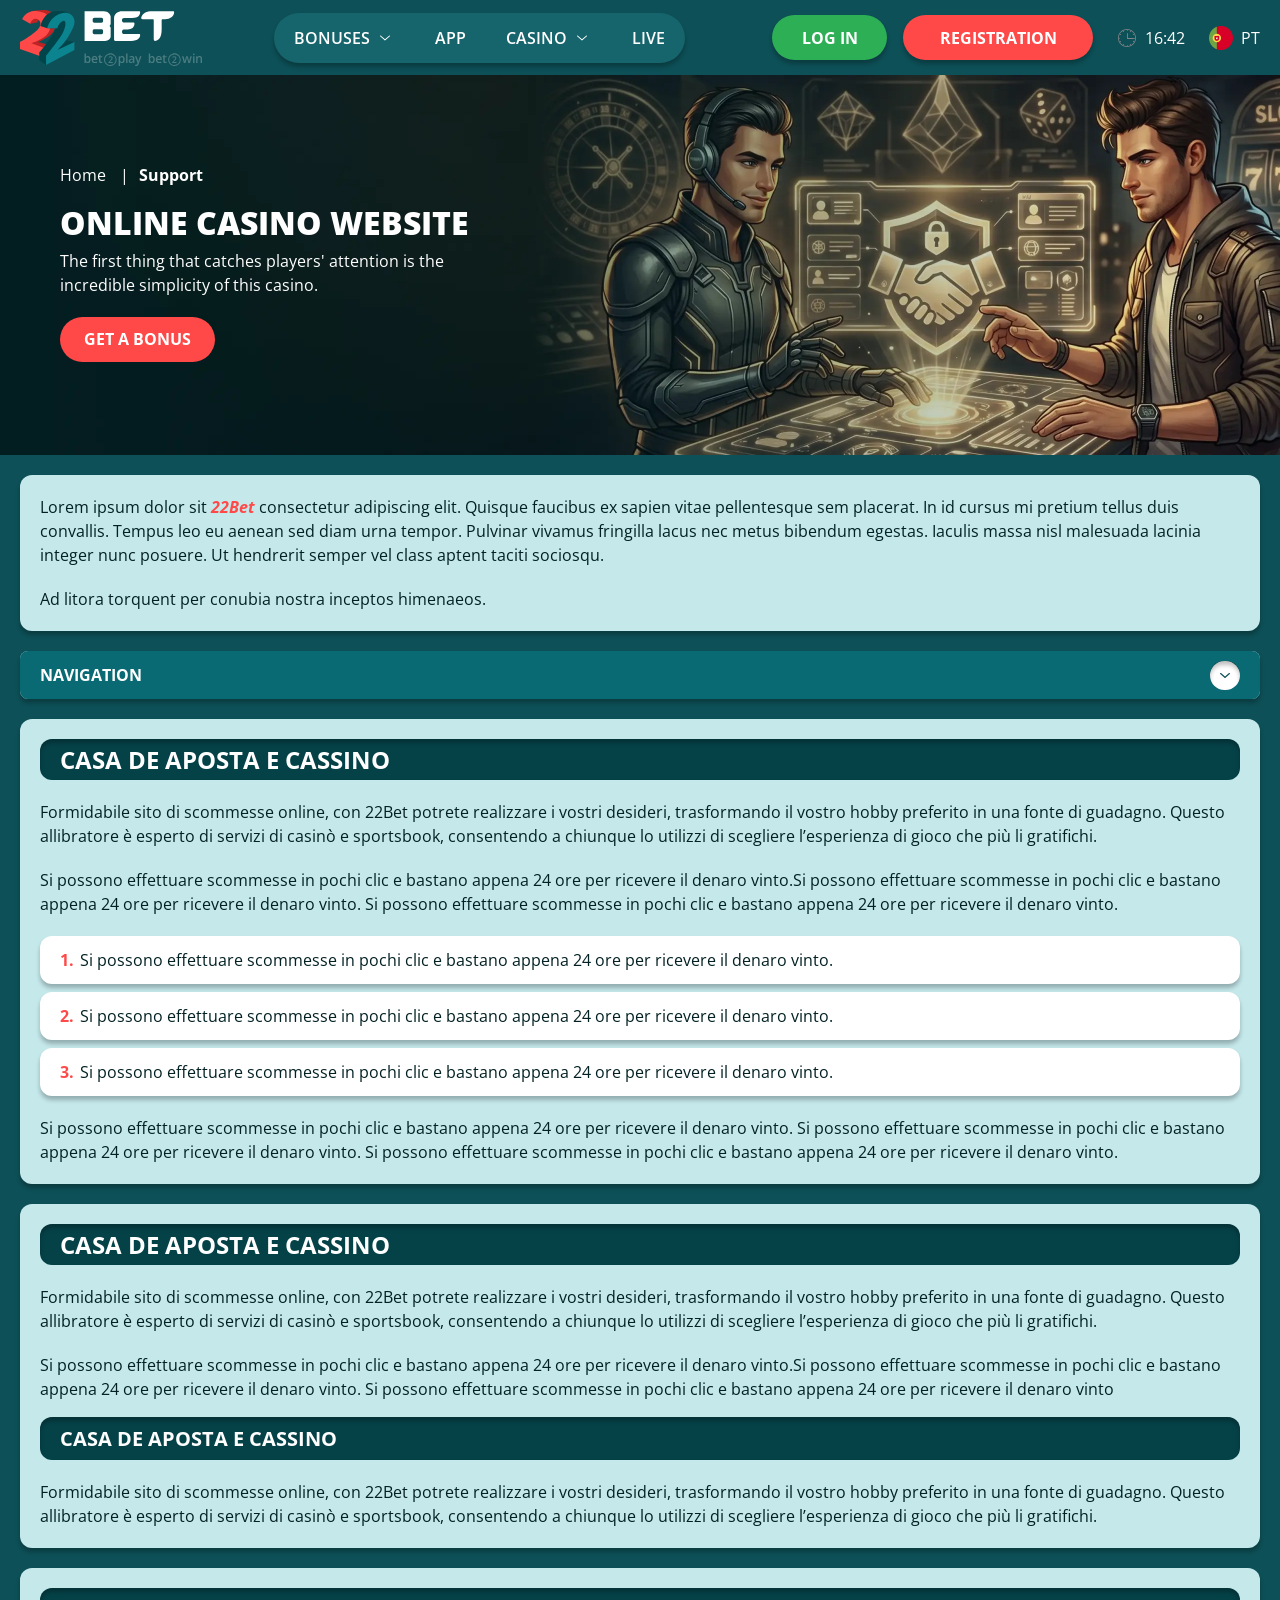
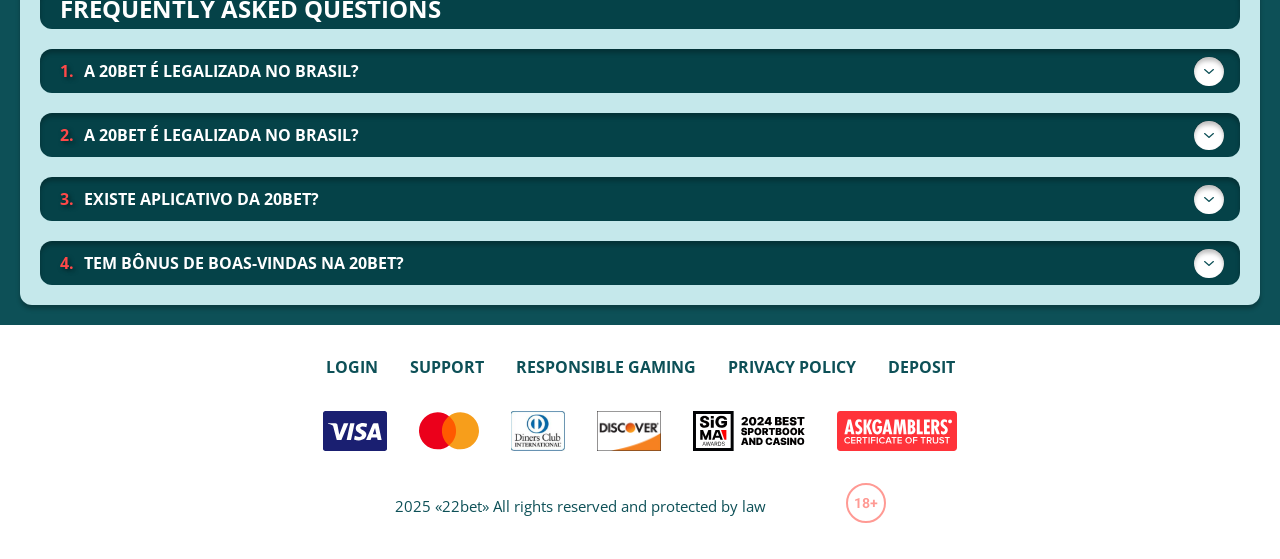
<file: support.html>
<!DOCTYPE html>
<html lang="pt">
  <head>
    <meta charset="UTF-8" />
   
    <meta name="viewport" content="width=device-width, initial-scale=1.0" />
    <title>22Bet </title>
    <meta name="description" content />
    <meta property="og:site_name" content />
    <meta property="og:title" content />
    <meta property="og:type" content="website" />
    <meta property="og:url" content />
    <meta property="og:image" content />
    <meta property="og:image:alt" content />
    <meta property="og:locale" content="pt" />
    <meta property="og:description" content />
    <link rel="preconnect" href="https://fonts.googleapis.com" />
    <link rel="preconnect" href="https://fonts.gstatic.com" crossorigin="anonymous" />
   <link href="https://fonts.googleapis.com/css2?family=Open+Sans:ital,wght@0,300..800;1,300..800&display=swap" rel="stylesheet">
<link href="https://fonts.googleapis.com/css?family=Roboto+Condensed&display=swap" rel="stylesheet">

   <link rel="stylesheet" href="./css/reset.css" />
    <link rel="stylesheet" href="./css/main.css" />
    <link rel="stylesheet" href="./css/media.css"/>
    <link rel="icon" href="./images/Group.png" type="image/x-icon"/>
    <script
    src="https://code.jquery.com/jquery-3.6.1.min.js"
    integrity="sha256-o88AwQnZB+VDvE9tvIXrMQaPlFFSUTR+nldQm1LuPXQ="
    crossorigin="anonymous"
  ></script>
  </head>
  <body>
    <header class="header">
      <section class="content header__content">
        <a href="./index.html" class="logo header__logo"
          ><img src="./images/logo.svg" alt="logo" title
        /></a>
        <button class="header__btn-menu" >
          <svg width="16px" height="16px" viewBox="0 0 16 16" xmlns="http://www.w3.org/2000/svg">
              <rect y="0" width="16" height="3" rx="1.5"></rect>
              <rect y="6.5" width="16" height="3" rx="1.5"></rect>
              <rect y="13" width="16" height="3" rx="1.5"></rect>
            </svg>
        </button>

          <nav class="menu header__menu">
            <ul class="header__menu-list">
                
              <li class="">
              <div class="header__menu-wrapper">
                <div class="js-button-expander js-button-expander--menu" >
                <a href="./bonus.html" >
                <span>Bonuses</span>
              </a>
              </div>
              <div class="header__menu-wrap js-expand-content js-expand-content--menu">
                <ul >
                  <li>
                    <a href="./freeSpins.html">
                    <span>Free Spins</span>
                  </a></li>
                  <li><a href="./promoCode.html">
                    <span>Promo Code</span>
                  </a>
                </li>
                  <li><a href="./welcomeBonus.html">
                    <span>Welcome Bonus</span>
                  </a>
                </li>
                <li><a href="./vip.html">
                    <span>VIP</span>
                  </a>
                </li>
                </ul>
              </div>
              </div>
               <a href="./bonus.html" class="header__menu-item">
                <span>Bonuses</span>
              </a>
            </li>
              <li>
                <a href="./app.html">
                 App
                </a>
              </li>
              
              <li class="">
              <div class="header__menu-wrapper">
                <div class="js-button-expander js-button-expander--menu" >
                <a href="./casino.html" >
                <span> Casino</span>
              </a>
              </div>
              <div class="header__menu-wrap js-expand-content js-expand-content--menu">
                <ul >
                  <li>
                    <a href="./slots.html">
                    <span>Slots</span>
                  </a></li>
                 
                </ul>
              </div>
              </div>
               <a href="./casino.html" class="header__menu-item">
                <span>Casino</span>
              </a>
            </li>
               <li>
                <a href="./live.html">
               Live
                </a>
              </li>
              <li>
                    <a href="./freeSpins.html">
                    <span>Free Spins</span>
                  </a></li>
                  <li><a href="./promoCode.html">
                    <span>Promo Code</span>
                  </a>
                </li>
                  <li><a href="./welcomeBonus.html">
                    <span>Welcome Bonus</span>
                  </a>
                </li>
                <li><a href="./vip.html">
                    <span>VIP</span>
                  </a>
                </li>
             <li>
                    <a href="./slots.html">
                    <span>Slots</span>
                  </a></li>
             
             
            </ul>
            <div class="header__button header__button-menu " >
              <a href="#" class="button  button__login-menu">log in</a>
              <a href="#" class="button button__menu">registration</a>
            </div>
           
          </nav>
            <a href="#" class="button button__login">log in</a>
            <a href="#" class="button button__singup">registration</a>
            <div id="clock" class="header__time">00:00</div>
            <a href="#" class="header__flag">
                <span><img src="./images/flag.png" alt="flag" title /></span>
                <span>pt</span>
              </a>
      </section>
    </header>
     <main class="main home main-page">
        <section class=" hero hero__page">
           
            <div class="background background-page hero__background">
              <img src="./images/layout-images/bg-support.webp" alt="hero" title />
              
            </div>
            <div class="hero__wrapper hero__wrapper-page">
              <div class="hero__data hero__data-bonus">
                <ul
                class="breadcrumbs "
                
              >
                <li
                  
                >
                  <a href="/" >
                    <span >Home</span></a
                  >
                 
                </li>
                <li
                  
                >
                  <a href="#" > <span >Support</span></a>
                 
                </li>
              </ul>
                <h1 class="title general hero__title">
                  Online Casino Website
                </h1>
                 <p class="hero__text">The first thing that catches players' attention is the incredible simplicity of this casino.</p>
               
                <a href="#" class="button  hero__button ">Get a Bonus</a>
               
              </div>
             
            </div>
          </section>
      <section class="main__wrap main__wrap-page">
       
       <section class="content__wrapper content__wrapper-page">

         
        
       
          <section class="content article">
            <p>
             Lorem ipsum dolor sit <a href="#">22Bet</a> consectetur adipiscing elit. Quisque faucibus ex sapien vitae pellentesque sem placerat. In id cursus mi pretium tellus duis convallis. Tempus leo eu aenean sed diam urna tempor. Pulvinar vivamus fringilla lacus nec metus bibendum egestas. Iaculis massa nisl malesuada lacinia integer nunc posuere. Ut hendrerit semper vel class aptent taciti sociosqu.
            </p>
            <p>
             Ad litora torquent per conubia nostra inceptos himenaeos.
            </p>
          </section>
        
        
           <section class="content menu-review__content">
              

            
                <div class="menu__review-desk menu__review-content">Navigation</div>
                <ul class="menu__review menu__review-list">
                  <li><a href="#">Lorem ipsum dolor sit</a></li>
                    <li><a href="#">Amet consectetur adipiscing</a></li>
                      <li><a href="#">Quisque faucibus ex sapien vitae</a></li>
                        <li><a href="#">Ut hendrerit sempero</a></li>
                          <li><a href="#">Pulvinar vivamus fringilla</a></li>
                           <li><a href="#">Ad litora torquent per conubia</a></li>
                         
                          
                </ul>
             
          
          </section>
          
        
          <section class="content article">
            <h2 class="title high article__title">Casa de Aposta e Cassino</h2>
             
            <p>
             Formidabile sito di scommesse online, con 22Bet potrete realizzare i vostri desideri, trasformando il vostro hobby preferito in una fonte di guadagno. Questo allibratore è esperto di servizi di casinò e sportsbook, consentendo a chiunque lo utilizzi di scegliere l’esperienza di gioco che più li gratifichi.
            </p>
            <p>
             Si possono effettuare scommesse in pochi clic e bastano appena 24 ore per ricevere il denaro vinto.Si possono effettuare scommesse in pochi clic e bastano appena 24 ore per ricevere il denaro vinto. Si possono effettuare scommesse in pochi clic e bastano appena 24 ore per ricevere il denaro vinto.
            </p>
           <ol>
              <li>Si possono effettuare scommesse in pochi clic e bastano appena 24 ore per ricevere il denaro vinto.</li>
              <li>Si possono effettuare scommesse in pochi clic e bastano appena 24 ore per ricevere il denaro vinto.</li>
              <li>Si possono effettuare scommesse in pochi clic e bastano appena 24 ore per ricevere il denaro vinto.</li>
            </ol>
            <p>Si possono effettuare scommesse in pochi clic e bastano appena 24 ore per ricevere il denaro vinto. Si possono effettuare scommesse in pochi clic e bastano appena 24 ore per ricevere il denaro vinto. Si possono effettuare scommesse in pochi clic e bastano appena 24 ore per ricevere il denaro vinto.</p>
          </section>
         
         
           <section class="content article">
            <h2 class="title high article__title">Casa de Aposta e Cassino</h2>
            <p>Formidabile sito di scommesse online, con 22Bet potrete realizzare i vostri desideri, trasformando il vostro hobby preferito in una fonte di guadagno. Questo allibratore è esperto di servizi di casinò e sportsbook, consentendo a chiunque lo utilizzi di scegliere l’esperienza di gioco che più li gratifichi.</p>
            <p>Si possono effettuare scommesse in pochi clic e bastano appena 24 ore per ricevere il denaro vinto.Si possono effettuare scommesse in pochi clic e bastano appena 24 ore per ricevere il denaro vinto. Si possono effettuare scommesse in pochi clic e bastano appena 24 ore per ricevere il denaro vinto</p>
            <h3>Casa de Aposta e Cassino</h3>
            <p>Formidabile sito di scommesse online, con 22Bet potrete realizzare i vostri desideri, trasformando il vostro hobby preferito in una fonte di guadagno. Questo allibratore è esperto di servizi di casinò e sportsbook, consentendo a chiunque lo utilizzi di scegliere l’esperienza di gioco che più li gratifichi.</p>
           </section>

          <section class="content faq">
            <h2 class="title high faq__title">Frequently Asked Questions</h2>
            <ul class="faq__list " >
              <li class="faq__item"  >
                <h3 class="title medium faq__subtitle js-button-expander js-button-expander--faq"  >A 20Bet é legalizada no Brasil?
                 </h3>
                <div  class="faq__answer js-expand-content js-expand-content--faq" >
                  <p  >
                    Sim, a casa de apostas tem licença emitida por Curaçao, que é reconhecida no Brasil e a permite atuar por aqui.
                  </p>
                </div>
              </li>
              <li class="faq__item"  >
                <h3 class="title medium faq__subtitle js-button-expander js-button-expander--faq"  >A 20Bet é legalizada no Brasil?</h3>
                <div class="faq__answer js-expand-content js-expand-content--faq" >
                  <p  >
                    Sim, a casa de apostas tem licença emitida por Curaçao, que é reconhecida no Brasil e a permite atuar por aqui.
                  </p>
                </div>
              </li> 
              <li class="faq__item"  >
                <h3 class="title medium faq__subtitle js-button-expander js-button-expander--faq"  >Existe aplicativo da 20Bet?</h3>
                <div class="faq__answer js-expand-content js-expand-content--faq" >
                  <p  >
                   Sim, disponível para sistemas operacionais iOS e Android.
                  </p>
                </div>
              </li> 
              <li class="faq__item"  >
                <h3 class="title medium faq__subtitle js-button-expander js-button-expander--faq"  >Tem bônus de boas-vindas na 20Bet?</h3>
                <div class="faq__answer js-expand-content js-expand-content--faq" >
                  <p  >
                   O pacote especial para novos usuários da 20Bet paga 100% sobre o primeiro depósito, com limite de 600 BRL.
                  </p>
                </div>
              </li> 
             
            </ul>
          </section>
          
        </section> 
      
        <div class=""  onclick="scrollToTop()">
          <button class="main__arrow" id="scrollToTopBtn"></button>
        </div> 
        
      </section>
    </main> 
      <footer class=" footer ">
      <section class="content footer__content">
        <ul class="footer__menu">
         <li><a href="./login.html">Login</a></li>
         <li><a href="./support.html">Support</a></li>
         <li><a href="./responsible.html">Responsible Gaming</a></li>
         <li><a href="./policy.html">Privacy Policy</a></li>
         <li><a href="./deposit.html">Deposit</a></li>
        </ul>
       
          <ul class="footer__cards-list">
           
            <li>
              <a href="#"
                ><img src="./images/visa.svg" alt="cardvisa" title
              /></a>
            </li>
            <li>
              <a href="#"
                ><img
                  src="./images/mastercard.svg"
                  alt="mastercard"
                  title
              /></a>
            </li>
            <li>
                <a href="#"
                  ><img src="./images/diners.svg" alt="diners" title
                /></a>
              </li>
              <li>
                <a href="#"
                  ><img src="./images/discover.svg" alt="discover" title
                /></a>
              </li>
              <li>
                <a href="#"
                  ><img src="./images/sigma.svg" alt="sigma" title
                /></a>
              </li>
              <li>
                <a href="#"
                  ><img src="./images/ask.svg" alt="ask" title
                /></a>
              </li>
            
          </ul>
       
        <div class="footer__wrapp">
          <div class="footer__text">
           
            <p>2025 «22bet» All rights reserved and protected by law

</p>
           
          </div>
          <div class="footer__age">
            <img src="./images/age.svg" alt="age" title />
          </div>
        </div>
      
      </section>
    </footer>
    <script src="./js/arrowUp.js" defer></script>
    <script src="./js/sidebar.js" defer></script>
    <script src="./js/expander.js" defer></script>
    <script src="./js/mobile-menu.js" defer></script>
    <script src="./js/clock.js" defer></script>
  </body>
</html>
</file>
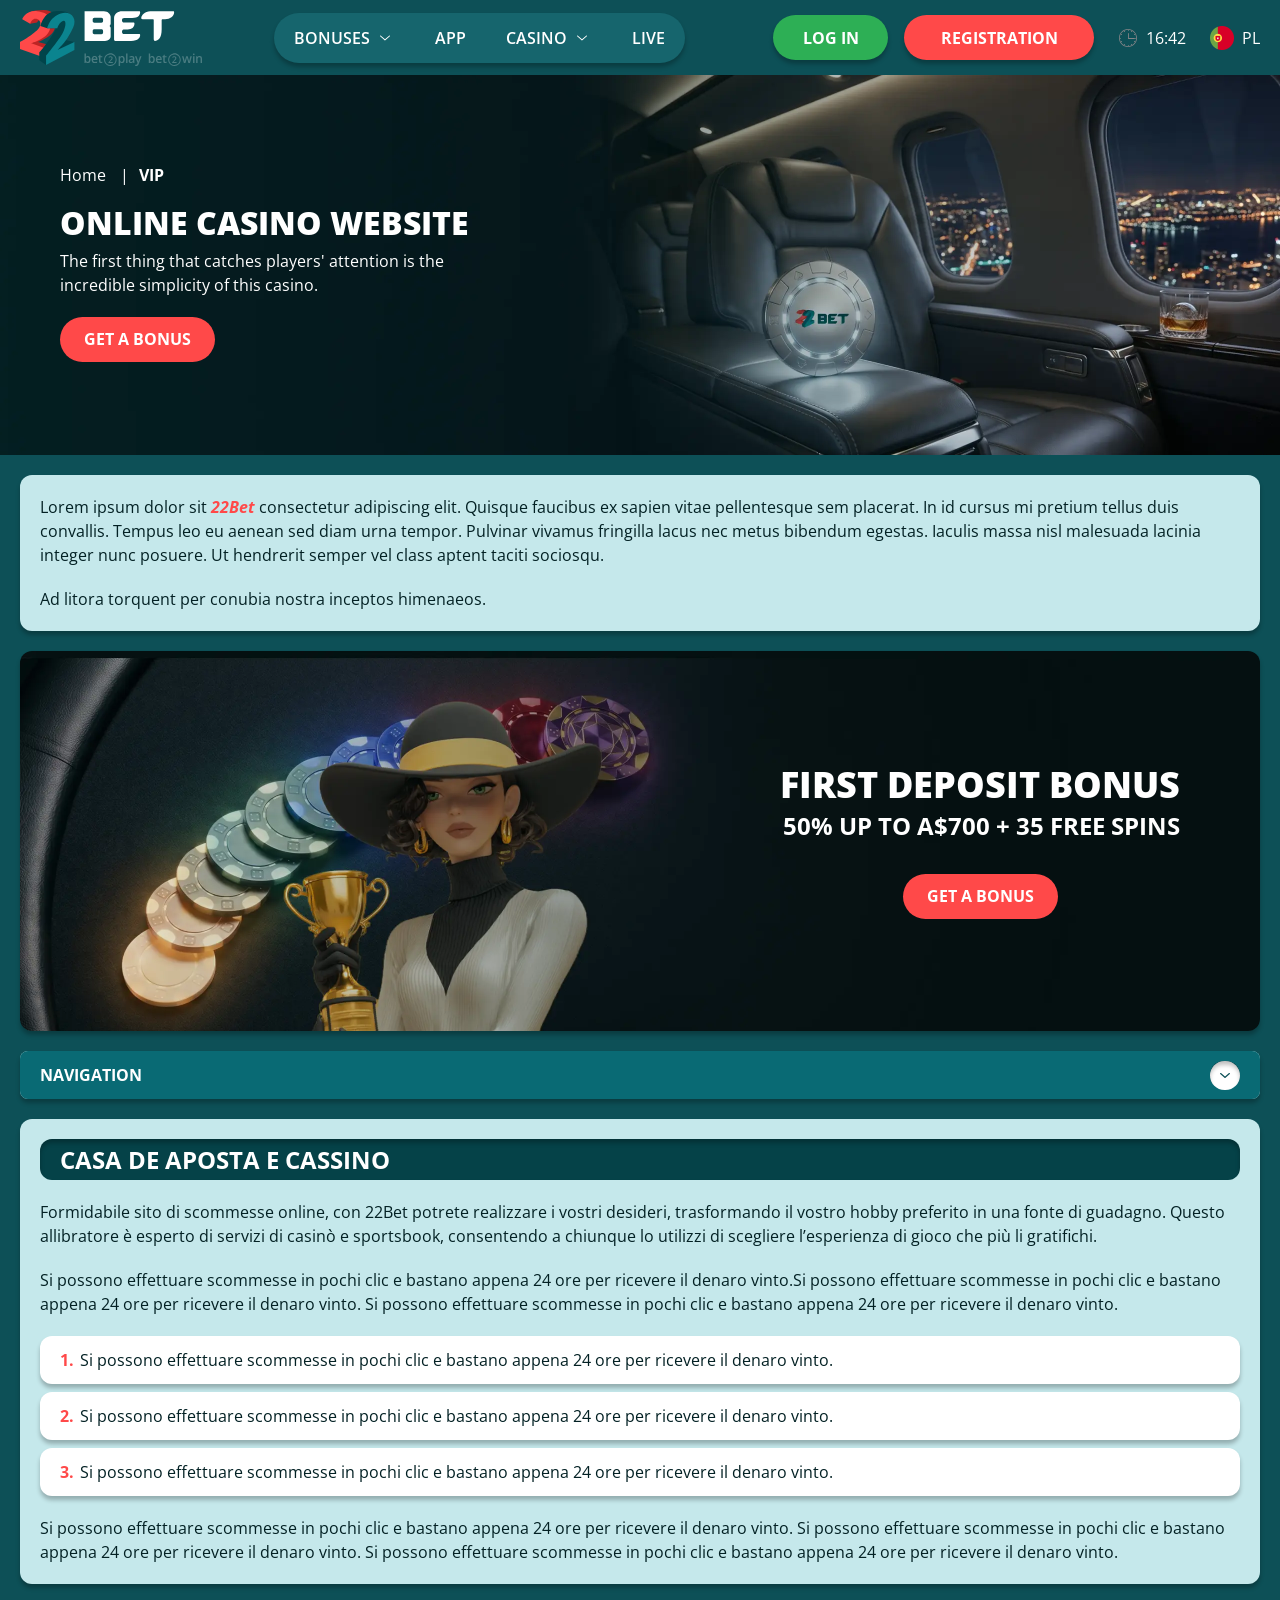
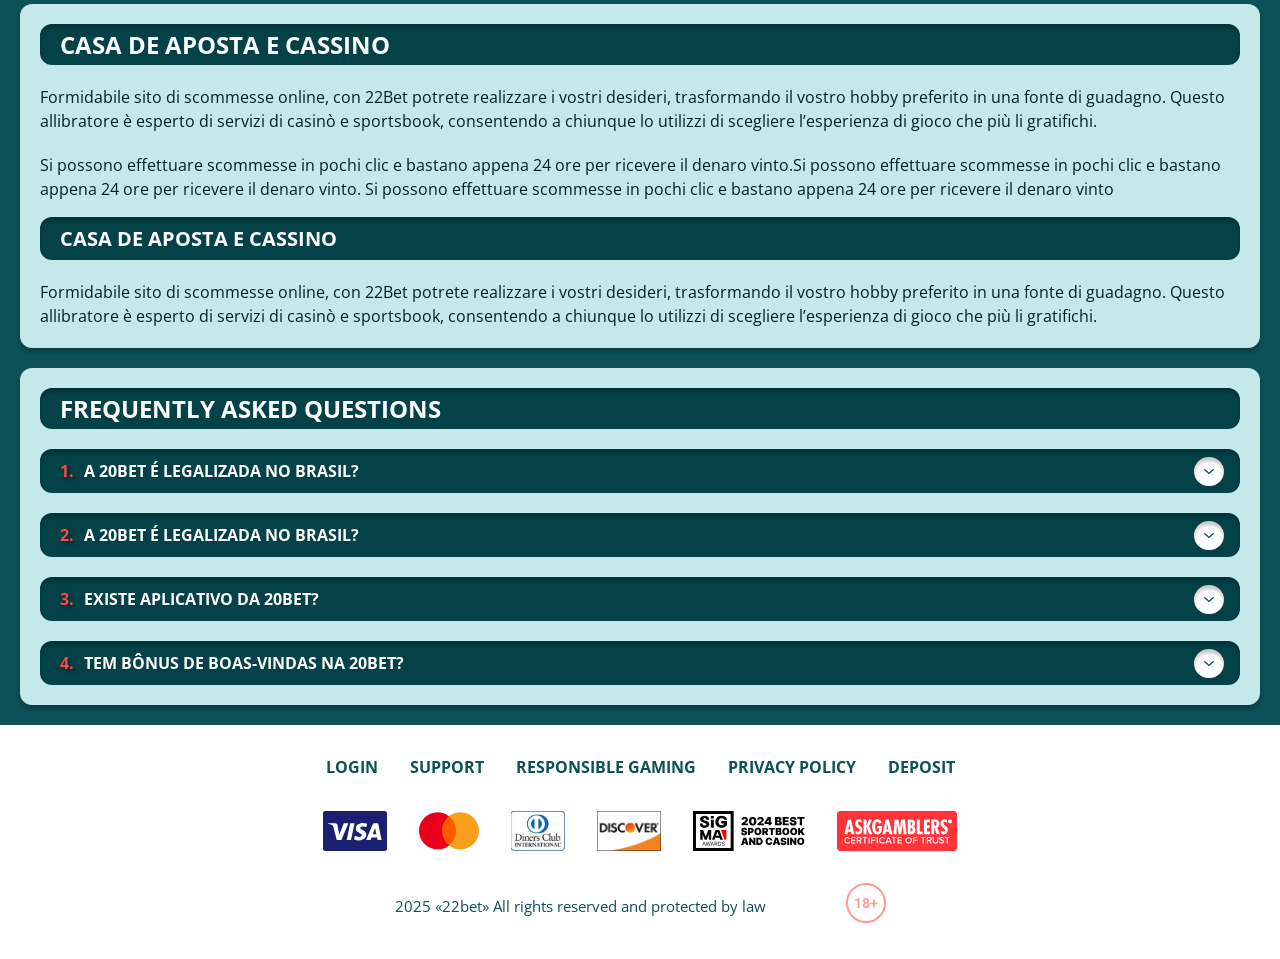
<file: vip.html>
<!DOCTYPE html>
<html lang="pt">
  <head>
    <meta charset="UTF-8" />
   
    <meta name="viewport" content="width=device-width, initial-scale=1.0" />
    <title>22Bet </title>
    <meta name="description" content />
    <meta property="og:site_name" content />
    <meta property="og:title" content />
    <meta property="og:type" content="website" />
    <meta property="og:url" content />
    <meta property="og:image" content />
    <meta property="og:image:alt" content />
    <meta property="og:locale" content="pt" />
    <meta property="og:description" content />
    <link rel="preconnect" href="https://fonts.googleapis.com" />
    <link rel="preconnect" href="https://fonts.gstatic.com" crossorigin="anonymous" />
   <link href="https://fonts.googleapis.com/css2?family=Open+Sans:ital,wght@0,300..800;1,300..800&display=swap" rel="stylesheet">
<link href="https://fonts.googleapis.com/css?family=Roboto+Condensed&display=swap" rel="stylesheet">

   <link rel="stylesheet" href="./css/reset.css" />
    <link rel="stylesheet" href="./css/main.css" />
    <link rel="stylesheet" href="./css/media.css"/>
    <link rel="icon" href="./images/Group.png" type="image/x-icon"/>
    <script
    src="https://code.jquery.com/jquery-3.6.1.min.js"
    integrity="sha256-o88AwQnZB+VDvE9tvIXrMQaPlFFSUTR+nldQm1LuPXQ="
    crossorigin="anonymous"
  ></script>
  </head>
  <body>
    <header class="header">
      <section class="content header__content">
        <a href="./index.html" class="logo header__logo"
          ><img src="./images/logo.svg" alt="logo" title
        /></a>
        <button class="header__btn-menu" >
          <svg width="16px" height="16px" viewBox="0 0 16 16" xmlns="http://www.w3.org/2000/svg">
              <rect y="0" width="16" height="3" rx="1.5"></rect>
              <rect y="6.5" width="16" height="3" rx="1.5"></rect>
              <rect y="13" width="16" height="3" rx="1.5"></rect>
            </svg>
        </button>

          <nav class="menu header__menu">
            <ul class="header__menu-list">
                
              <li class="">
              <div class="header__menu-wrapper">
                <div class="js-button-expander js-button-expander--menu" >
                <a href="./bonus.html" >
                <span>Bonuses</span>
              </a>
              </div>
              <div class="header__menu-wrap js-expand-content js-expand-content--menu">
                <ul >
                  <li>
                    <a href="./freeSpins.html">
                    <span>Free Spins</span>
                  </a></li>
                  <li><a href="./promoCode.html">
                    <span>Promo Code</span>
                  </a>
                </li>
                  <li><a href="./welcomeBonus.html">
                    <span>Welcome Bonus</span>
                  </a>
                </li>
                <li><a href="./vip.html">
                    <span>VIP</span>
                  </a>
                </li>
                </ul>
              </div>
              </div>
               <a href="./bonus.html" class="header__menu-item">
                <span>Bonuses</span>
              </a>
            </li>
              <li>
                <a href="./app.html">
                 App
                </a>
              </li>
              
              <li class="">
              <div class="header__menu-wrapper">
                <div class="js-button-expander js-button-expander--menu" >
                <a href="./casino.html" >
                <span> Casino</span>
              </a>
              </div>
              <div class="header__menu-wrap js-expand-content js-expand-content--menu">
                <ul >
                  <li>
                    <a href="./slots.html">
                    <span>Slots</span>
                  </a></li>
                 
                </ul>
              </div>
              </div>
               <a href="./casino.html" class="header__menu-item">
                <span>Casino</span>
              </a>
            </li>
               <li>
                <a href="./live.html">
               Live
                </a>
              </li>
              <li>
                    <a href="./freeSpins.html">
                    <span>Free Spins</span>
                  </a></li>
                  <li><a href="./promoCode.html">
                    <span>Promo Code</span>
                  </a>
                </li>
                  <li><a href="./welcomeBonus.html">
                    <span>Welcome Bonus</span>
                  </a>
                </li>
                <li><a href="./vip.html">
                    <span>VIP</span>
                  </a>
                </li>
             <li>
                    <a href="./slots.html">
                    <span>Slots</span>
                  </a></li>
             
             
            </ul>
            <div class="header__button header__button-menu " >
              <a href="#" class="button  button__login-menu">log in</a>
              <a href="#" class="button button__menu">registration</a>
            </div>
           
          </nav>
            <a href="#" class="button button__login">log in</a>
            <a href="#" class="button button__singup">registration</a>
            <div id="clock" class="header__time">00:00</div>
            <a href="#" class="header__flag">
                <span><img src="./images/flag.png" alt="flag" title /></span>
                <span>pl</span>
              </a>
      </section>
    </header>
     <main class="main home main-page">
        <section class=" hero hero__page">
           
            <div class="background background-page background-pageVip">
              <img src="./images/layout-images/bg-vip.webp" alt="hero" title />
              
            </div>
            <div class="hero__wrapper hero__wrapper-page">
              <div class="hero__data hero__data-bonus">
                <ul
                class="breadcrumbs "
                
              >
                <li
                  
                >
                  <a href="/" >
                    <span >Home</span></a
                  >
                 
                </li>
                <li
                  
                >
                  <a href="#" > <span >VIP</span></a>
                 
                </li>
              </ul>
                <h1 class="title general hero__title">
                  Online Casino Website
                </h1>
                 <p class="hero__text">The first thing that catches players' attention is the incredible simplicity of this casino.</p>
               
                <a href="#" class="button  hero__button ">Get a Bonus</a>
               
              </div>
             
            </div>
          </section>
      <section class="main__wrap main__wrap-page">
       
       <section class="content__wrapper content__wrapper-page">

         
        
       
          <section class="content article">
            <p>
             Lorem ipsum dolor sit <a href="#">22Bet</a> consectetur adipiscing elit. Quisque faucibus ex sapien vitae pellentesque sem placerat. In id cursus mi pretium tellus duis convallis. Tempus leo eu aenean sed diam urna tempor. Pulvinar vivamus fringilla lacus nec metus bibendum egestas. Iaculis massa nisl malesuada lacinia integer nunc posuere. Ut hendrerit semper vel class aptent taciti sociosqu.
            </p>
            <p>
             Ad litora torquent per conubia nostra inceptos himenaeos.
            </p>
          </section>
         
             
           <section class="content banner banner-main">
            <div class="background banner__background">
              
              <img src="./images/layout-images/banner-vip.webp" alt="banner" title />
              
            </div>
            <div class="banner__info">
              
              <h2 class="title high banner__title-main">
                  
               first Deposit Bonus
              </h2>
            <p class="banner__subtitle">50% up to A$700 + 35 Free spins</p>
              <a href="#" class="button banner__button">Get a Bonus</a>
            </div>
          </section>
          
              <section class="content menu-review__content">
              

            
                <div class="menu__review-desk menu__review-content">Navigation</div>
                <ul class="menu__review menu__review-list">
                  <li><a href="#">Lorem ipsum dolor sit</a></li>
                    <li><a href="#">Amet consectetur adipiscing</a></li>
                      <li><a href="#">Quisque faucibus ex sapien vitae</a></li>
                        <li><a href="#">Ut hendrerit sempero</a></li>
                          <li><a href="#">Pulvinar vivamus fringilla</a></li>
                           <li><a href="#">Ad litora torquent per conubia</a></li>
                         
                          
                </ul>
             
          
          </section>
          
        
          <section class="content article">
            <h2 class="title high article__title">Casa de Aposta e Cassino</h2>
             
            <p>
             Formidabile sito di scommesse online, con 22Bet potrete realizzare i vostri desideri, trasformando il vostro hobby preferito in una fonte di guadagno. Questo allibratore è esperto di servizi di casinò e sportsbook, consentendo a chiunque lo utilizzi di scegliere l’esperienza di gioco che più li gratifichi.
            </p>
            <p>
             Si possono effettuare scommesse in pochi clic e bastano appena 24 ore per ricevere il denaro vinto.Si possono effettuare scommesse in pochi clic e bastano appena 24 ore per ricevere il denaro vinto. Si possono effettuare scommesse in pochi clic e bastano appena 24 ore per ricevere il denaro vinto.
            </p>
           <ol>
              <li>Si possono effettuare scommesse in pochi clic e bastano appena 24 ore per ricevere il denaro vinto.</li>
              <li>Si possono effettuare scommesse in pochi clic e bastano appena 24 ore per ricevere il denaro vinto.</li>
              <li>Si possono effettuare scommesse in pochi clic e bastano appena 24 ore per ricevere il denaro vinto.</li>
            </ol>
            <p>Si possono effettuare scommesse in pochi clic e bastano appena 24 ore per ricevere il denaro vinto. Si possono effettuare scommesse in pochi clic e bastano appena 24 ore per ricevere il denaro vinto. Si possono effettuare scommesse in pochi clic e bastano appena 24 ore per ricevere il denaro vinto.</p>
          </section>
         
         
           <section class="content article">
            <h2 class="title high article__title">Casa de Aposta e Cassino</h2>
            <p>Formidabile sito di scommesse online, con 22Bet potrete realizzare i vostri desideri, trasformando il vostro hobby preferito in una fonte di guadagno. Questo allibratore è esperto di servizi di casinò e sportsbook, consentendo a chiunque lo utilizzi di scegliere l’esperienza di gioco che più li gratifichi.</p>
            <p>Si possono effettuare scommesse in pochi clic e bastano appena 24 ore per ricevere il denaro vinto.Si possono effettuare scommesse in pochi clic e bastano appena 24 ore per ricevere il denaro vinto. Si possono effettuare scommesse in pochi clic e bastano appena 24 ore per ricevere il denaro vinto</p>
            <h3>Casa de Aposta e Cassino</h3>
            <p>Formidabile sito di scommesse online, con 22Bet potrete realizzare i vostri desideri, trasformando il vostro hobby preferito in una fonte di guadagno. Questo allibratore è esperto di servizi di casinò e sportsbook, consentendo a chiunque lo utilizzi di scegliere l’esperienza di gioco che più li gratifichi.</p>
           </section>

          <section class="content faq">
            <h2 class="title high faq__title">Frequently Asked Questions</h2>
            <ul class="faq__list " >
              <li class="faq__item"  >
                <h3 class="title medium faq__subtitle js-button-expander js-button-expander--faq"  >A 20Bet é legalizada no Brasil?
                 </h3>
                <div  class="faq__answer js-expand-content js-expand-content--faq" >
                  <p  >
                    Sim, a casa de apostas tem licença emitida por Curaçao, que é reconhecida no Brasil e a permite atuar por aqui.
                  </p>
                </div>
              </li>
              <li class="faq__item"  >
                <h3 class="title medium faq__subtitle js-button-expander js-button-expander--faq"  >A 20Bet é legalizada no Brasil?</h3>
                <div class="faq__answer js-expand-content js-expand-content--faq" >
                  <p  >
                    Sim, a casa de apostas tem licença emitida por Curaçao, que é reconhecida no Brasil e a permite atuar por aqui.
                  </p>
                </div>
              </li> 
              <li class="faq__item"  >
                <h3 class="title medium faq__subtitle js-button-expander js-button-expander--faq"  >Existe aplicativo da 20Bet?</h3>
                <div class="faq__answer js-expand-content js-expand-content--faq" >
                  <p  >
                   Sim, disponível para sistemas operacionais iOS e Android.
                  </p>
                </div>
              </li> 
              <li class="faq__item"  >
                <h3 class="title medium faq__subtitle js-button-expander js-button-expander--faq"  >Tem bônus de boas-vindas na 20Bet?</h3>
                <div class="faq__answer js-expand-content js-expand-content--faq" >
                  <p  >
                   O pacote especial para novos usuários da 20Bet paga 100% sobre o primeiro depósito, com limite de 600 BRL.
                  </p>
                </div>
              </li> 
             
            </ul>
          </section>
          
        </section> 
      
        <div class=""  onclick="scrollToTop()">
          <button class="main__arrow" id="scrollToTopBtn"></button>
        </div> 
        
      </section>
    </main> 
       <footer class=" footer ">
      <section class="content footer__content">
        <ul class="footer__menu">
         <li><a href="./login.html">Login</a></li>
         <li><a href="./support.html">Support</a></li>
         <li><a href="./responsible.html">Responsible Gaming</a></li>
         <li><a href="./policy.html">Privacy Policy</a></li>
         <li><a href="./deposit.html">Deposit</a></li>
        </ul>
       
          <ul class="footer__cards-list">
           
            <li>
              <a href="#"
                ><img src="./images/visa.svg" alt="cardvisa" title
              /></a>
            </li>
            <li>
              <a href="#"
                ><img
                  src="./images/mastercard.svg"
                  alt="mastercard"
                  title
              /></a>
            </li>
            <li>
                <a href="#"
                  ><img src="./images/diners.svg" alt="diners" title
                /></a>
              </li>
              <li>
                <a href="#"
                  ><img src="./images/discover.svg" alt="discover" title
                /></a>
              </li>
              <li>
                <a href="#"
                  ><img src="./images/sigma.svg" alt="sigma" title
                /></a>
              </li>
              <li>
                <a href="#"
                  ><img src="./images/ask.svg" alt="ask" title
                /></a>
              </li>
            
          </ul>
       
        <div class="footer__wrapp">
          <div class="footer__text">
           
            <p>2025 «22bet» All rights reserved and protected by law

</p>
           
          </div>
          <div class="footer__age">
            <img src="./images/age.svg" alt="age" title />
          </div>
        </div>
      
      </section>
    </footer>
    <script src="./js/arrowUp.js" defer></script>
    <script src="./js/sidebar.js" defer></script>
    <script src="./js/expander.js" defer></script>
    <script src="./js/mobile-menu.js" defer></script>
    <script src="./js/clock.js" defer></script>
  </body>
</html>
</file>
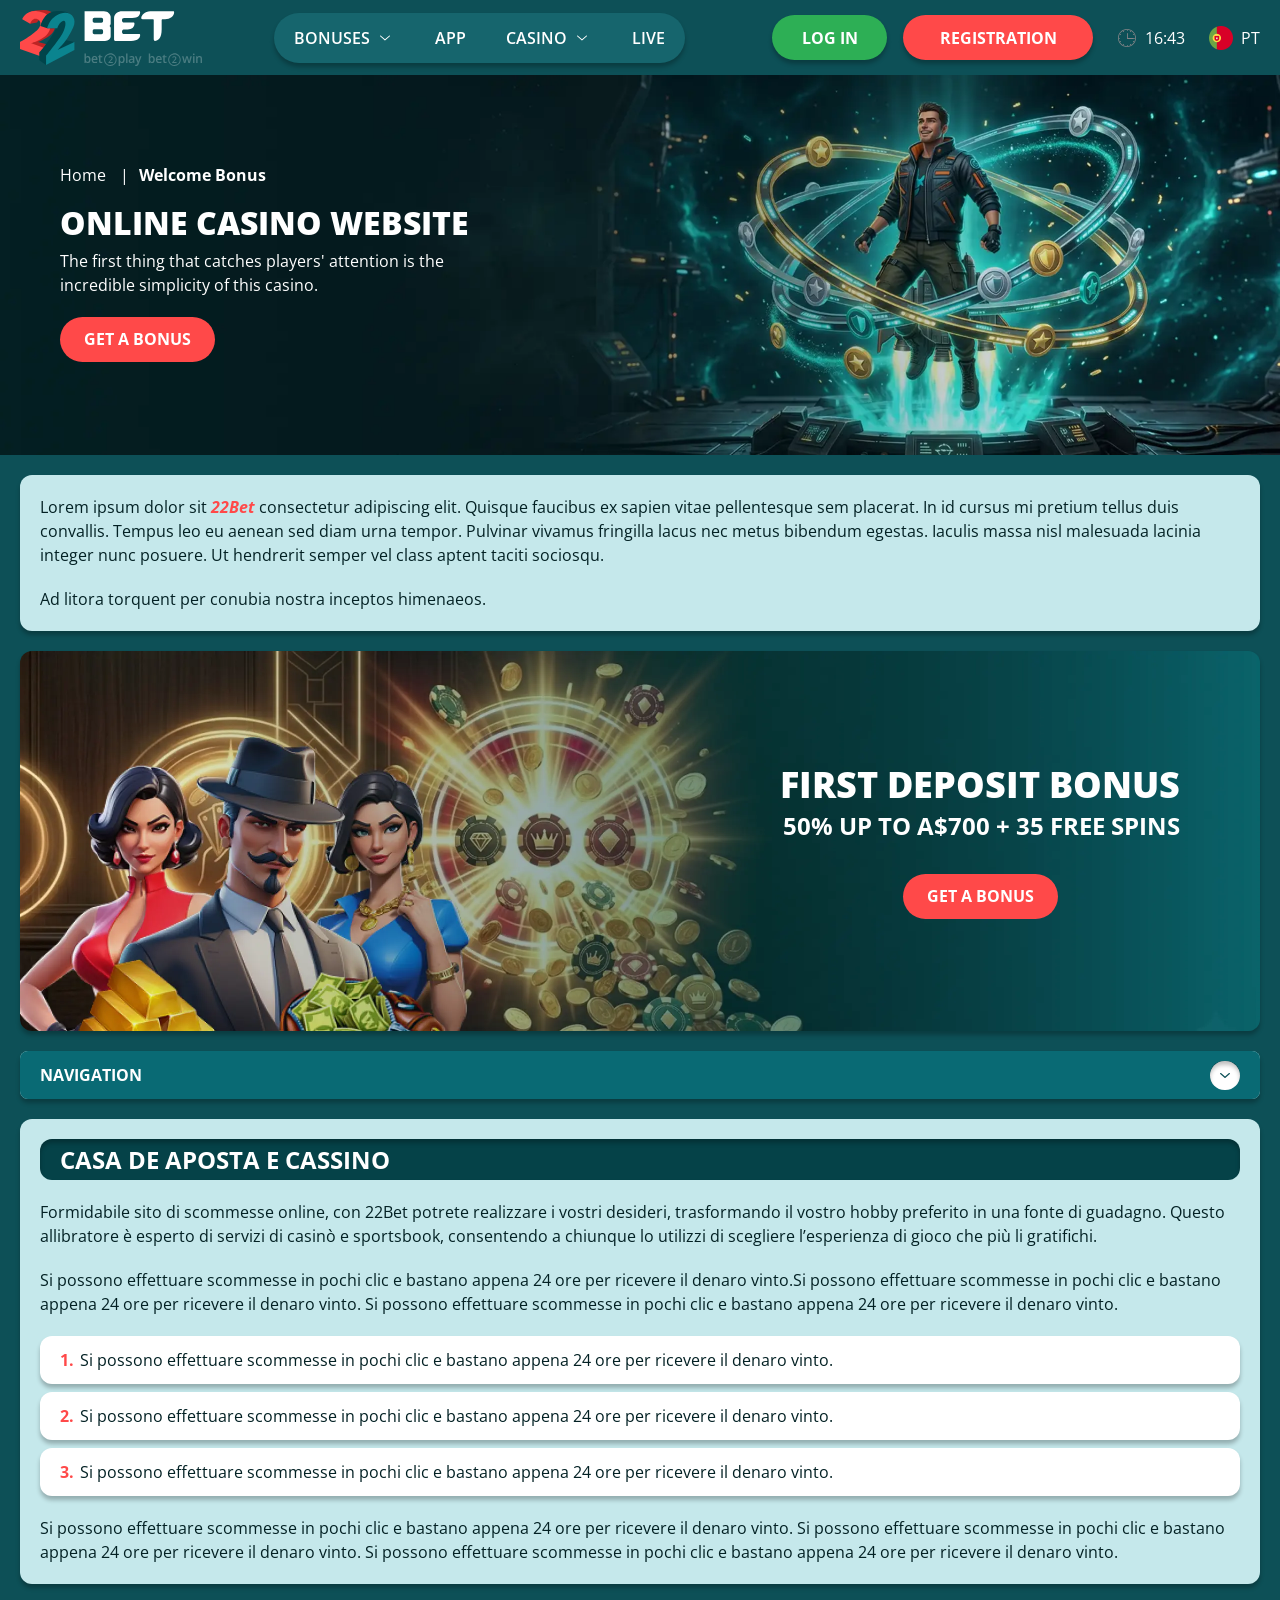
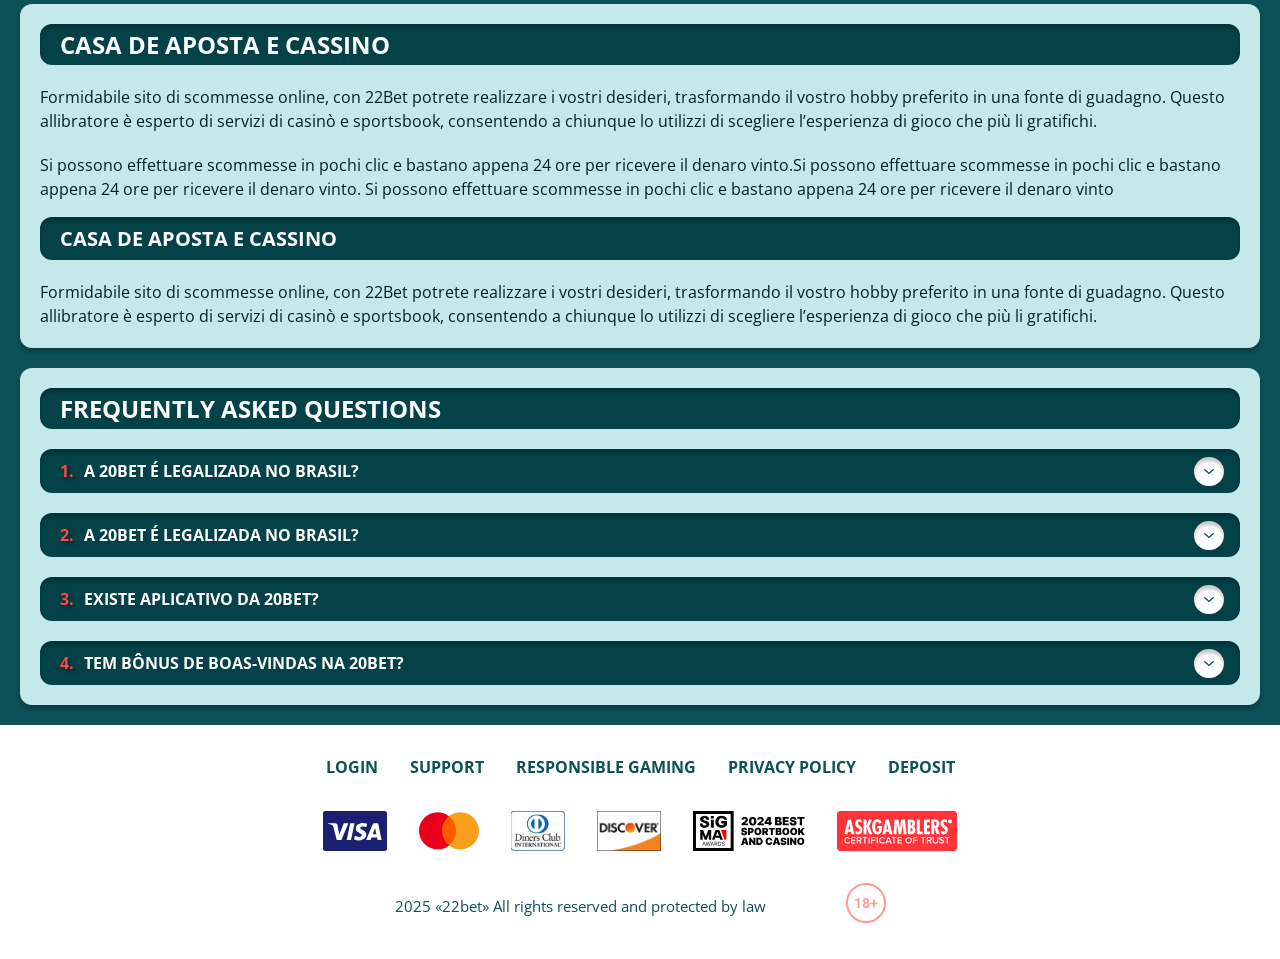
<file: welcomeBonus.html>
<!DOCTYPE html>
<html lang="pt">
  <head>
    <meta charset="UTF-8" />
   
    <meta name="viewport" content="width=device-width, initial-scale=1.0" />
    <title>22Bet </title>
    <meta name="description" content />
    <meta property="og:site_name" content />
    <meta property="og:title" content />
    <meta property="og:type" content="website" />
    <meta property="og:url" content />
    <meta property="og:image" content />
    <meta property="og:image:alt" content />
    <meta property="og:locale" content="pt" />
    <meta property="og:description" content />
    <link rel="preconnect" href="https://fonts.googleapis.com" />
    <link rel="preconnect" href="https://fonts.gstatic.com" crossorigin="anonymous" />
   <link href="https://fonts.googleapis.com/css2?family=Open+Sans:ital,wght@0,300..800;1,300..800&display=swap" rel="stylesheet">
<link href="https://fonts.googleapis.com/css?family=Roboto+Condensed&display=swap" rel="stylesheet">

   <link rel="stylesheet" href="./css/reset.css" />
    <link rel="stylesheet" href="./css/main.css" />
    <link rel="stylesheet" href="./css/media.css"/>
    <link rel="icon" href="./images/Group.png" type="image/x-icon"/>
    <script
    src="https://code.jquery.com/jquery-3.6.1.min.js"
    integrity="sha256-o88AwQnZB+VDvE9tvIXrMQaPlFFSUTR+nldQm1LuPXQ="
    crossorigin="anonymous"
  ></script>
  </head>
  <body>
    <header class="header">
      <section class="content header__content">
        <a href="./index.html" class="logo header__logo"
          ><img src="./images/logo.svg" alt="logo" title
        /></a>
        <button class="header__btn-menu" >
          <svg width="16px" height="16px" viewBox="0 0 16 16" xmlns="http://www.w3.org/2000/svg">
              <rect y="0" width="16" height="3" rx="1.5"></rect>
              <rect y="6.5" width="16" height="3" rx="1.5"></rect>
              <rect y="13" width="16" height="3" rx="1.5"></rect>
            </svg>
        </button>

          <nav class="menu header__menu">
            <ul class="header__menu-list">
                
              <li class="">
              <div class="header__menu-wrapper">
                <div class="js-button-expander js-button-expander--menu" >
                <a href="./bonus.html" >
                <span>Bonuses</span>
              </a>
              </div>
              <div class="header__menu-wrap js-expand-content js-expand-content--menu">
                <ul >
                  <li>
                    <a href="./freeSpins.html">
                    <span>Free Spins</span>
                  </a></li>
                  <li><a href="./promoCode.html">
                    <span>Promo Code</span>
                  </a>
                </li>
                  <li><a href="./welcomeBonus.html">
                    <span>Welcome Bonus</span>
                  </a>
                </li>
                <li><a href="./vip.html">
                    <span>VIP</span>
                  </a>
                </li>
                </ul>
              </div>
              </div>
               <a href="./bonus.html" class="header__menu-item">
                <span>Bonuses</span>
              </a>
            </li>
              <li>
                <a href="./app.html">
                 App
                </a>
              </li>
              
              <li class="">
              <div class="header__menu-wrapper">
                <div class="js-button-expander js-button-expander--menu" >
                <a href="./casino.html" >
                <span> Casino</span>
              </a>
              </div>
              <div class="header__menu-wrap js-expand-content js-expand-content--menu">
                <ul >
                  <li>
                    <a href="./slots.html">
                    <span>Slots</span>
                  </a></li>
                 
                </ul>
              </div>
              </div>
               <a href="./casino.html" class="header__menu-item">
                <span>Casino</span>
              </a>
            </li>
               <li>
                <a href="./live.html">
               Live
                </a>
              </li>
              <li>
                    <a href="./freeSpins.html">
                    <span>Free Spins</span>
                  </a></li>
                  <li><a href="./promoCode.html">
                    <span>Promo Code</span>
                  </a>
                </li>
                  <li><a href="./welcomeBonus.html">
                    <span>Welcome Bonus</span>
                  </a>
                </li>
                <li><a href="./vip.html">
                    <span>VIP</span>
                  </a>
                </li>
             <li>
                    <a href="./slots.html">
                    <span>Slots</span>
                  </a></li>
             
             
            </ul>
            <div class="header__button header__button-menu " >
              <a href="#" class="button  button__login-menu">log in</a>
              <a href="#" class="button button__menu">registration</a>
            </div>
           
          </nav>
            <a href="#" class="button button__login">log in</a>
            <a href="#" class="button button__singup">registration</a>
            <div id="clock" class="header__time">00:00</div>
            <a href="#" class="header__flag">
                <span><img src="./images/flag.png" alt="flag" title /></span>
                <span>pt</span>
              </a>
      </section>
    </header>
     <main class="main home main-page">
        <section class=" hero hero__page">
           
            <div class="background background-page">
              <img src="./images/layout-images/bg-welcome.webp" alt="hero" title />
              
            </div>
            <div class="hero__wrapper hero__wrapper-page">
              <div class="hero__data hero__data-bonus">
                <ul
                class="breadcrumbs "
                
              >
                <li
                  
                >
                  <a href="/" >
                    <span >Home</span></a
                  >
                 
                </li>
                <li
                  
                >
                  <a href="#" > <span >Welcome Bonus</span></a>
                 
                </li>
              </ul>
                <h1 class="title general hero__title">
                  Online Casino Website
                </h1>
                 <p class="hero__text">The first thing that catches players' attention is the incredible simplicity of this casino.</p>
               
                <a href="#" class="button  hero__button ">Get a Bonus</a>
               
              </div>
             
            </div>
          </section>
      <section class="main__wrap main__wrap-page">
       
       <section class="content__wrapper content__wrapper-page">

         
        
       
          <section class="content article">
            <p>
             Lorem ipsum dolor sit <a href="#">22Bet</a> consectetur adipiscing elit. Quisque faucibus ex sapien vitae pellentesque sem placerat. In id cursus mi pretium tellus duis convallis. Tempus leo eu aenean sed diam urna tempor. Pulvinar vivamus fringilla lacus nec metus bibendum egestas. Iaculis massa nisl malesuada lacinia integer nunc posuere. Ut hendrerit semper vel class aptent taciti sociosqu.
            </p>
            <p>
             Ad litora torquent per conubia nostra inceptos himenaeos.
            </p>
          </section>
         
             
            <section class="content banner banner-main">
            <div class="background banner__backgroundWelcome">
              
              <img src="./images/layout-images/banner-welcome.webp" alt="banner" title />
              
            </div>
            <div class="banner__info">
              
              <h2 class="title high banner__title-main">
                  
               first Deposit Bonus
              </h2>
            <p class="banner__subtitle">50% up to A$700 + 35 Free spins</p>
              <a href="#" class="button banner__button">Get a Bonus</a>
            </div>
          </section>
        
          <section class="content menu-review__content">
              

            
                <div class="menu__review-desk menu__review-content">Navigation</div>
                <ul class="menu__review menu__review-list">
                  <li><a href="#">Lorem ipsum dolor sit</a></li>
                    <li><a href="#">Amet consectetur adipiscing</a></li>
                      <li><a href="#">Quisque faucibus ex sapien vitae</a></li>
                        <li><a href="#">Ut hendrerit sempero</a></li>
                          <li><a href="#">Pulvinar vivamus fringilla</a></li>
                           <li><a href="#">Ad litora torquent per conubia</a></li>
                         
                          
                </ul>
             
          
          </section>
          
          
        
          <section class="content article">
            <h2 class="title high article__title">Casa de Aposta e Cassino</h2>
             
            <p>
             Formidabile sito di scommesse online, con 22Bet potrete realizzare i vostri desideri, trasformando il vostro hobby preferito in una fonte di guadagno. Questo allibratore è esperto di servizi di casinò e sportsbook, consentendo a chiunque lo utilizzi di scegliere l’esperienza di gioco che più li gratifichi.
            </p>
            <p>
             Si possono effettuare scommesse in pochi clic e bastano appena 24 ore per ricevere il denaro vinto.Si possono effettuare scommesse in pochi clic e bastano appena 24 ore per ricevere il denaro vinto. Si possono effettuare scommesse in pochi clic e bastano appena 24 ore per ricevere il denaro vinto.
            </p>
           <ol>
              <li>Si possono effettuare scommesse in pochi clic e bastano appena 24 ore per ricevere il denaro vinto.</li>
              <li>Si possono effettuare scommesse in pochi clic e bastano appena 24 ore per ricevere il denaro vinto.</li>
              <li>Si possono effettuare scommesse in pochi clic e bastano appena 24 ore per ricevere il denaro vinto.</li>
            </ol>
            <p>Si possono effettuare scommesse in pochi clic e bastano appena 24 ore per ricevere il denaro vinto. Si possono effettuare scommesse in pochi clic e bastano appena 24 ore per ricevere il denaro vinto. Si possono effettuare scommesse in pochi clic e bastano appena 24 ore per ricevere il denaro vinto.</p>
          </section>
         
         
           <section class="content article">
            <h2 class="title high article__title">Casa de Aposta e Cassino</h2>
            <p>Formidabile sito di scommesse online, con 22Bet potrete realizzare i vostri desideri, trasformando il vostro hobby preferito in una fonte di guadagno. Questo allibratore è esperto di servizi di casinò e sportsbook, consentendo a chiunque lo utilizzi di scegliere l’esperienza di gioco che più li gratifichi.</p>
            <p>Si possono effettuare scommesse in pochi clic e bastano appena 24 ore per ricevere il denaro vinto.Si possono effettuare scommesse in pochi clic e bastano appena 24 ore per ricevere il denaro vinto. Si possono effettuare scommesse in pochi clic e bastano appena 24 ore per ricevere il denaro vinto</p>
            <h3>Casa de Aposta e Cassino</h3>
            <p>Formidabile sito di scommesse online, con 22Bet potrete realizzare i vostri desideri, trasformando il vostro hobby preferito in una fonte di guadagno. Questo allibratore è esperto di servizi di casinò e sportsbook, consentendo a chiunque lo utilizzi di scegliere l’esperienza di gioco che più li gratifichi.</p>
           </section>

          <section class="content faq">
            <h2 class="title high faq__title">Frequently Asked Questions</h2>
            <ul class="faq__list " >
              <li class="faq__item"  >
                <h3 class="title medium faq__subtitle js-button-expander js-button-expander--faq"  >A 20Bet é legalizada no Brasil?
                 </h3>
                <div  class="faq__answer js-expand-content js-expand-content--faq" >
                  <p  >
                    Sim, a casa de apostas tem licença emitida por Curaçao, que é reconhecida no Brasil e a permite atuar por aqui.
                  </p>
                </div>
              </li>
              <li class="faq__item"  >
                <h3 class="title medium faq__subtitle js-button-expander js-button-expander--faq"  >A 20Bet é legalizada no Brasil?</h3>
                <div class="faq__answer js-expand-content js-expand-content--faq" >
                  <p  >
                    Sim, a casa de apostas tem licença emitida por Curaçao, que é reconhecida no Brasil e a permite atuar por aqui.
                  </p>
                </div>
              </li> 
              <li class="faq__item"  >
                <h3 class="title medium faq__subtitle js-button-expander js-button-expander--faq"  >Existe aplicativo da 20Bet?</h3>
                <div class="faq__answer js-expand-content js-expand-content--faq" >
                  <p  >
                   Sim, disponível para sistemas operacionais iOS e Android.
                  </p>
                </div>
              </li> 
              <li class="faq__item"  >
                <h3 class="title medium faq__subtitle js-button-expander js-button-expander--faq"  >Tem bônus de boas-vindas na 20Bet?</h3>
                <div class="faq__answer js-expand-content js-expand-content--faq" >
                  <p  >
                   O pacote especial para novos usuários da 20Bet paga 100% sobre o primeiro depósito, com limite de 600 BRL.
                  </p>
                </div>
              </li> 
             
            </ul>
          </section>
          
        </section> 
      
        <div class=""  onclick="scrollToTop()">
          <button class="main__arrow" id="scrollToTopBtn"></button>
        </div> 
        
      </section>
    </main> 
   <footer class=" footer ">
      <section class="content footer__content">
        <ul class="footer__menu">
         <li><a href="./login.html">Login</a></li>
         <li><a href="./support.html">Support</a></li>
         <li><a href="./responsible.html">Responsible Gaming</a></li>
         <li><a href="./policy.html">Privacy Policy</a></li>
         <li><a href="./deposit.html">Deposit</a></li>
        </ul>
       
          <ul class="footer__cards-list">
           
            <li>
              <a href="#"
                ><img src="./images/visa.svg" alt="cardvisa" title
              /></a>
            </li>
            <li>
              <a href="#"
                ><img
                  src="./images/mastercard.svg"
                  alt="mastercard"
                  title
              /></a>
            </li>
            <li>
                <a href="#"
                  ><img src="./images/diners.svg" alt="diners" title
                /></a>
              </li>
              <li>
                <a href="#"
                  ><img src="./images/discover.svg" alt="discover" title
                /></a>
              </li>
              <li>
                <a href="#"
                  ><img src="./images/sigma.svg" alt="sigma" title
                /></a>
              </li>
              <li>
                <a href="#"
                  ><img src="./images/ask.svg" alt="ask" title
                /></a>
              </li>
            
          </ul>
       
        <div class="footer__wrapp">
          <div class="footer__text">
           
            <p>2025 «22bet» All rights reserved and protected by law

</p>
           
          </div>
          <div class="footer__age">
            <img src="./images/age.svg" alt="age" title />
          </div>
        </div>
      
      </section>
    </footer>
    <script src="./js/arrowUp.js" defer></script>
    <script src="./js/sidebar.js" defer></script>
    <script src="./js/expander.js" defer></script>
    <script src="./js/mobile-menu.js" defer></script>
    <script src="./js/clock.js" defer></script>
  </body>
</html>
</file>
<file: css/main.css>
html{
    -webkit-text-size-adjust: 100%;
    scroll-behavior: smooth;
      overflow-x: hidden;
  }
  
  body {
      display: block;
      position: relative;
      width: 100%;
    background: #0D5057;

      font-family: 'Open Sans', sans-serif;
      font-size: 16px;
      font-weight: 400;
      line-height: 150%;
      text-align: left;
      color:#032124;
      overflow-x: hidden;
    }
  

    
    .content {
      display: block;
      position: relative;
      width: 100%;
      max-width: 1020px;
      max-width: 100%;
      /* overflow: hidden; */
      border-radius: 12px;
 background:  #C5E8EB;
box-shadow: 0px 4px 4px 0px #00000040;

      padding: 20px;
      margin: 0 auto 20px auto;
    }
    
    h1,
    h2,
    h3,
    h4,
    .title {
      display: block;
      position: relative;
      font-size: 32px;
      font-weight: 800;
      line-height: 100%;
      text-align: center;
      color: #ffffff;
    }
    
    h1,
    .title.general {
      text-transform: uppercase;
    }
    
    h2,
    .title.high {
      display: flex;
      align-items: center;
      justify-content: flex-start;
      font-weight: 700;
      font-size: 24px;
      line-height: 100%;
      text-transform: uppercase;
      color: #FFffff;
       background: #054248;
   box-shadow: 0px 4px 4px 0px #00000040 inset;

    border-radius: 12px ;
padding: 8.5px 20px;
    }





    h3,
    title.medium {
      font-weight: 700;
      font-size: 20px;
      line-height: 100%;
      text-align: left;
    
      text-transform: uppercase;
    color: #FFffff;
       background: #054248;
   box-shadow: 0px 4px 4px 0px #00000040 inset;

    border-radius: 12px   ;
padding: 11.5px 20px;
    }
    
    article > *,
    .article > *,
    .desk > * {
      margin-top: 20px;
    }
    
    article > *:first-child,
    .article > *:first-child,
    .desk > *:first-child {
      margin-top: 0 !important;
    }
    
    article > h2,
    .article > h2,
    .desk > h2 {
      margin-top: 32px;
    }
    
    article > h3,
    .article > h3,
    .desk > h3 {
      margin-top: 16px;
    }
    
    .button {
      
      position: relative;
    display: inline-block;
      min-width: 153px;
      height: 45px;
      border-radius: 25px;
      background: #FF4949;

      overflow: hidden;
      font-size: 16px;
      font-weight: 700;
      line-height: 100%;
      text-align: center;
      text-decoration: none;
      text-transform: uppercase;
      color: #ffffff;
      white-space: nowrap;
      cursor: pointer;
      padding: 14px 24px;
      margin: 0 auto;
   
      transition: all 0.5s;
    }
    
    .button:hover {
     background: #2DAF55;

    }
    
    
    .header,
    .main ,.footer {
      display: flex;
      position: relative;
      justify-content: space-between;
      align-items: center;
     
      max-width: 1600px;
      max-width: 100%;
      
      margin: 0 auto;
    }
    
    .background{
      display: block;
      position: absolute;
      bottom: 0;left: 0;
      height: 100%;
      width: 100%;
      overflow: hidden;
    }
    
    .background img{
      position: relative;
      width: 100%;height: 100%;object-fit: cover;
      
    }

    .background-page img{
      border-radius: 0;
    }
    
    .images img{
      border-radius: 12px;
      width: 100%;
      height: 100%;
      overflow: hidden;
      display: block;
    }

    .faq {
      overflow-anchor: none;
    }
    
    /* -------------------HEADER---------------- */
    .header {
      position: fixed;
      top: 0;
      left: 0;
      right: 0;
      width: 100%;
      z-index: 100;
      background: #0D5057;

    }
    
    .header__content {
      position: relative;
      display: flex;
      flex-direction: row;
      align-items: center;
      justify-content: space-between;
      max-width: 1540px;
      max-height: 75px;
      border-radius: 0;
      background: #0D5057;
      box-shadow: none;
border: none;
      padding: 15px 30px;
      margin: 0 auto;
    }
    
    .logo {
      display: block;
      position: relative;
      flex: 0 0 182px;
      margin-right: 72px;
    }
    
    .logo img {
      display: block;
      position: relative;
      width: auto;
      max-height: 56px;
    }
    
    .logo:hover{
      transform: scale(1.1);
    }
    .header__menu {
      display: flex;
      white-space: nowrap;
      max-height: calc(100vh - 70px);
       scrollbar-width: none; 
  -ms-overflow-style: none; 
  
    }
    .header__menu::-webkit-scrollbar {
  display: none; 
}
    
    
    .header__menu-list {
      display: flex;
      justify-content: center;
      align-items: center;
      white-space: nowrap;
      flex: 1 1 auto;
      box-shadow: 0px 4px 4px 0px #00000040;

     background: #16656D;
      border-radius: 25px;
     


    }
    .header__menu-list li {
      display: block;
      padding:  13px 20px;
    }
    
    .header__menu-list li a {
      display: inline-flex;
      position: relative;
      align-items: center;
      font-weight: 600;
      font-size: 16px;
      line-height: 10%px;
      text-transform: uppercase;
      color:#FFFFFF;
      transition: all 0.5s;
     
    }
    
    .header__menu-list li:hover {
     background: #3D5D62;
border-radius: 50px;
      
    }
    
    .menu a{
      display: none;
    }
    
  
    span {
      display: inline-block;
    }
    
    .header__menu-list a img,
    .header__flag img {
      width: 24px;
      height: 24px;
      vertical-align: middle;
    }
    
    /* .header__menu-list a span:last-child {
      margin-left: 16px;
    } */
    
    .header__flag span:first-child {
      flex: 0 1 24px;
      margin-right: 8px;
      
    }

    .header__menu-wrap {
    display: none;
    display: block;
    position: absolute;
    left: 0;
    top: 60px;
    min-width: 120px;
    height: auto;
    background: #16656D;
box-shadow: 0px 4px 4px 0px #00000040;

    border-radius:0 0 12px 12px;
    padding: 8px 16px;
    z-index: 100;
    overflow-y: hidden;
}

.header__menu-wrap ul{
  display: flex;
  flex-direction: column;
  gap: 8px;
}
.header__menu-wrap ul li{
  padding: 0;
}

.header__menu-wrap ul li:hover{
  background: none;
  
}
.header__menu-list li:first-child a ,.header__menu-list li:nth-child(3) a{
    position: relative;
    padding-right: 25px;
}

.header__menu-list .header__menu-item {
    display: none;
}

.header__menu-list li:first-child .header__menu-item {
    padding-left: 0;
}


.header__menu-list > li {
  position: relative;
}

.header__menu-wrap ul li:nth-last-child(-n+4){
  display: block;
}

.header__menu-list li:nth-last-child(-n+5) {
    display: none;
}

.header__menu-list li .header__menu-wrap ul li a{
  color:#FFFFFF !important;
  padding-right: 12px;
}

.header__menu-list li .header__menu-wrap ul li a:hover{
text-decoration: underline !important;
}

.header__menu-list li .header__menu-wrap ul li a::after{
  display: none;
}

.header__menu-wrap.js-expand-content.expanded {
  height: auto;
}
.header__menu-list li:first-child a::after, .header__menu-list li:nth-child(3) a::after{
  content: '';
  display: block;position: absolute;
  width: 20px;height: 20px;
  right: 0;
  top: 50%;
  transform: translateY(-50%);
  background: url('../images/menu-arrowDown.svg') no-repeat center center / contain;
  transition: transform 0.5s ease;
}

.header__menu-list li:first-child.active a::after,.header__menu-list li:nth-child(3).active a::after{
transform: translateY(-50%) rotate(180deg);
}

.header__menu-list li:first-child:hover a::after,.header__menu-list li:nth-child(3):hover a::after{
transform: translateY(-50%) rotate(180deg);
}

li.active .header__menu-wrap{
display: flex;
  gap: 8px;
}
    .header__flag {
      display: flex
;
    align-items: center;
      margin-left: 24px;
      color:#ffffff;
      text-transform: uppercase;
    }

    .button__login{
        margin-left: auto;
    }

     .button__login:hover{
      background: #FF4949;

     }

    .button__login{
      line-height:22px;
        min-width: 115px;
       background: #2DAF55;
box-shadow: 0px 4px 4px 0px #00000040;

        padding: 11.5px 20px;
        margin: 0 16px 0 auto;
       
    }
       .button__login:hover{
      background: #FF4949;

     }

    
 .button__singup{
  line-height: 22px;
  min-width: 190px;
  padding: 11.5px 20px;
 background: #FF4949;

box-shadow: 0px 4px 4px 0px #00000040;

    margin: 0;
 }

 .button__singup:hover{
  background: #2DAF55;
 }
    .header__time{
        color:#FFFFFF;
        position: relative;
        padding-left: 28px;
        margin-left: 24px;
    }

    .header__time::before{
      content: '';
      display: block;position: absolute;
      top: 50%;
      transform: translateY(-50%);
      width: 18px;height: 18px;
      left: 1px;
      background: url('../images/clock.svg') no-repeat center center / contain;
    }

 
    .header__btn-menu{
      display: block;
      flex: 0 1 auto;
      min-width: 0;
      border:1px solid #ffffff; 
      border-radius: 10px;
      background: #054146;

      padding: 12px;
      margin-left: 12px;
      order: 3;
     
      
    }
    
    
    svg {
      position: relative;
      fill: #ffffff;
      line-height: 1;
      vertical-align: 1;
    }
    
     
    
     
    
    
    /* ------------------ MAIN------------- */
    .main.home{
      display: flex;
      
     
    }
    
    .main__wrap {
      display: flex;
      position: relative;
      flex: 1 1 100%;
      justify-content: center;
      align-items: stretch;
      max-width: 1540px;
      padding: 20px 30px;
      margin: 0 auto;
    }
    
    
    
   
    .menu__review-content::after {
      content: "";
      position: absolute;
      right: 20px;
      top:50%;
      transform: translateY(-50%);
      width: 30px;
      height: 30px;
     background: url('../images/sidebar-arrowDown.svg') no-repeat center center / contain;
      transition:  all 0.5s;
    }

   
    
   
    
    .menu__review-content.active::after {
      
      transform: translateY(-50%) rotate(180deg);
    }
    
    .menu-review__content{
     
      padding: 0px;
      margin-bottom: 20px;
      overflow: hidden;
 
      border-radius: 12px;
      
    }
  
    .menu__review-content{
      position: relative;
      padding:12px 60px 12px 20px;
      color: #FFFFFF;
      font-weight: 700;
      text-transform: uppercase;
 
background: #096A74;
box-shadow: 0px 4px 4px 0px #00000040;


    }
    /* .menu-review__content::before{
      content: '';
    display: block;
    position: absolute;
    top: 0;
    left: 0;
    right: 0;
    bottom: 0;
    padding: 2px;
   background: linear-gradient(270deg, #006670 42.79%, #0B98A1 100%);

    mask: linear-gradient(#fff 0 0) content-box, linear-gradient(#fff 0 0);
    -webkit-mask-composite: destination-out;
    border-radius: 6px;

    } */




.bonuses__desc::after{
background: linear-gradient(180deg, rgba(0, 234, 206, 0) 14.75%, rgba(0, 234, 206, 0.7) 100%);


}

    
    .menu__review-content.active{
      border-bottom-left-radius: 0;
      border-bottom-right-radius: 0;
    }
    
    .menu__review li a {
   color: #032124;
      position: relative;
      display: flex;
    }
  
    .menu__review li:hover a{
      
      font-weight: 700;
      font-size: 15px;
      
    }


     
    .menu__review.active{
      display: block;
     
      border-radius: 0 0 12px 12px;
    }
    .menu__review-list{
      padding: 0;
    }
    .menu__review-list li{
      padding: 8px 16px;
    }
    .content__wrapper {
      
    
      flex: 0 1 100% ;
    }
.menu__review-list li:not(:last-child){
  border-bottom: 1px solid #093B4033;
}
    
  
      
    /* -----------hero ----------- */
    .content__wrapper{
      position: relative;
       
     
    
    }
    
    .hero{
      padding: 0;
      min-height: 380px;
      display: flex;
      background:none;
  
      align-items: center;
      padding: 24px 24px 24px 0;
  }
    
    .hero__wrapper {
     
      display: flex;
      align-items: center;
     
    }
    
  
    .hero__data{
    display: block;
      position: relative;
        max-width: 480px;
      padding: 12px; 
    }
    
    .hero__title{
      margin-bottom: 10px;
      text-align: start;
     
    }
  
    .hero__data p{
      color:#ffffff;
      font-weight: 400;
      text-transform: none;
      margin-bottom: 20px;
    }
    
    
    .hero__rating {
      display: flex;
      font-weight: 700;
      align-items: center;
      text-transform: uppercase;
      color:#ffffff;
      margin-bottom: 20px;
    }
    
    .hero__rating p{
       text-transform: uppercase;
     margin-right: 10px;
     margin-bottom: 0;
    
     
    }
    .hero__button{
      display: inline-block;
    
      
      
      
      
    }

    .hero__data  li:nth-child(1) span{
      font-weight: 400;
      padding-left: 0;
    }
  
    
    
   .hero__data .hero__span{
      font-weight: 400;
      font-size: 12px;line-height: 18px;
      color:#ffffff;
    }
    
    
    
 


/* ------------features------ */
 
.features__wrap {
  display: flex;
  gap:20px;
}
.features__list,
.features__table {
 
  
  border-radius: 12px;
  

}

.features__title{
  margin-bottom: 16px;

}

.features__list li {
  display: flex;
  gap: 8px;
  position: relative;
   padding: 8px 16px ;
}

/* .features__list li + li,
.features__table tr + tr {
  margin-top: 8px;
} */

.features__table tr,.features__list li{
background: linear-gradient(90deg, #D5DFE3 0%, #D5DFE3 100%);

border-radius: 12px;
  color:#06272A;
}


.features__table {
border-collapse: separate;
display: flex;
width: 100%;
gap: 20px;
}

.features__table tbody{
  width: 100%;display: grid;
  grid-template-columns: repeat(2,1fr);
  gap: 20px;
 
}

.features__table tr {
  font-weight: 700;
  display: flex;
  flex-direction: row;
  align-items: center;
  text-align: left;
  gap: 10px;
 background:#FFFFFF;
color: #032124;
padding: 4px 4px;
 overflow: hidden;
border-radius: 12px;

}

.features__table tr td:last-child{
  font-weight: 400;
  padding-left: 0;
padding: 13px 16px;


}

.features__table tr td:first-child{
background: #FFFFFF;
box-shadow: 0px 4px 4px 0px #00000040 inset;

padding: 13px 16px ;
border-radius: 12px;
  font-weight: 400;
  text-transform: none;
  color: #032124;
 
}

.features__table td {
  width: 100%;
}

/* -------------banner---------------- */

.banner {
  display: flex;
  align-items: center;
  justify-content:flex-end;
  overflow: hidden;
  width: 100%;
  
  min-height: 380px;
  padding:  20px 60px 20px 20px;
  background: transparent;
    border-radius: 12px;
    margin-bottom: 20px;

  
}

.banner__info {
  display: flex;
 
  flex-direction: column;
  align-items: flex-end;
  position: relative;
  max-width: 468px;

border-radius: 12px;
  text-align: center;
 
  padding: 20px;
}

.banner .banner__title-main {
  flex-direction: column;
  align-items:center;
  width: auto;
  justify-content: center;
  font-weight: 800;
  line-height: 120%;
  font-size: 36px;
  padding: 0;
  box-shadow: none;
  color: #FFFFFF;
  text-align: right;
  text-transform: uppercase;
  margin-bottom: 2.5px;
  padding-left: 0;
  padding-right: 0;
  border: none;
  background: none;
}

.banner .banner__title::after,.banner .banner__title-main::before, .banner .banner__title-main::after {
  display: none;
  
}

.banner__subtitle{
  position: relative;
  color: #FFFFFF;
  font-size: 24px;
  line-height: 150%;
  font-weight: 700;
  text-align: center;
  text-transform: uppercase;
  
  margin-bottom: 30px;
  
}



.banner__button {
  background: #FF4949;
    padding: 14px 24px;
 margin-left:auto;
 margin-right: auto;
}

.banner__button:hover{
  transform: scale(1.1);
}


.banner-page{
  max-width: 100%;
  justify-content: flex-start;
  min-height: 380px;
  padding-left: 150px;
}


   
        /* ----------------review------------- */
    
      
        .article {
          display: flex;
          flex-direction: column;
        }
        .article ul li{
          position: relative;
          padding-left: 38px;
            line-height: 28px;
   
  padding:10px 20px 10px 40px;
        }
    
        .article ul li + li,.article ol li + li{
          margin-top: 8px;
        }
       .article ul li ,.article ol li{
       background: #ffffff;
box-shadow: 0px 4px 4px 0px #00000040 ;

        border-radius: 12px;
       

       }
    
        .article ul li::before{
          content:'';
          position: absolute;
          left: 20px;
          top:50%;
          transform: translateY(-50%);
          width: 3px;height: 3px;
          border-radius: 50%;
          ;
background:#FF4949;

        }

        .article-page ul li::before{

          background:#054146;
        }


        .article  .button{
          margin: 20px auto 0 auto;
          

        }

        .article__background .article__button:hover{
          background: #2E9344;

        }
  
    

        .article a:not(.button){
            color:#FF4949; 
            font-weight: 700;
            font-style: italic;
        }
        .article a:not(.button):hover{
color:#2E9344;
        }

        /* для нумерованного списка */

.article ol ,.faq{
  
  counter-reset: ol;
  position: relative;
  
}

.article ol li,.faq__subtitle{
  /* display: flex;
  align-items: center; */
  counter-increment: ol; 
  position: relative; 
  line-height: 28px;
 
  padding:10px 20px 10px 40px;}

.article ol li::before,.faq__subtitle::before
 {
  content: counter(ol) "."; 
  display: inline-block;
  position: absolute;
  font: inherit;
  font-weight: 700;
  color: #FF4949;
  left: 20px;
  display: flex;
  justify-content: center;align-items: center;
 

   
}

.faq__subtitle::before{
  color:#FF4949;
  font-weight: 700;
 text-shadow: 2px 2px 4px rgba(0, 0, 0, 0.5);
}

    
     
     
    /* ----------faq----------------------- */
    
    .faq__subtitle {
      position: relative;
      font-weight: 700;
      font-size: 16px;
      line-height:100%;
      text-align: left;
      color: #ffffff;
background:#054248;

border-bottom: none;
      border-radius: 12px;
      text-transform: uppercase;
      cursor: pointer;
      padding: 14px 56px 14px 44px;
    }
    
      
    
  
    .faq__title{
      margin-bottom: 20px;
    }
    
    .faq__subtitle::after {
      content: "";
      display: block;
      position: absolute;
      top: 50%;
      transform: translateY(-50%);
      right: 16px;
      width: 30px;
      height: 30px;
      background: url('../images/sidebar-arrowDown.svg') no-repeat center center / contain;
      transition: transform 0.3s ease-in-out;
      
    }
    
    .faq__subtitle.active::after {
      
      transform: translateY(-50%) rotate(180deg); 
    }
    
    .faq__item{
      position: relative;
   
    }
    
    .faq__item + .faq__item{
      margin-top: 20px;
    }
    .faq__subtitle.active {
   
    }
    
    .faq__answer {
      position: relative;
   
background: #FFFFFF;

      color: #032124;
      border-radius: 12px;
           padding:  12px 16px;
     margin-top: 5px;
       border-top:none ;
    }
    
    .js-expand-content {
      display: none;
      overflow: hidden;
    }
    
    .js-expand-content.expanded {
      height: 100%;
    }
    
    
    /* ---------main__arrow------ */
    .main__arrow {
      display: block;
      position: fixed;
      width: 30px;
      height: 30px;
      right: 20px;
      bottom: 20px;
      background: transparent;

      box-shadow: 0px 4px 25px 0px #0D5057;
border-radius: 10px;
      background:#0D5057 url('../images/ArrowUp.svg') no-repeat center center / contain;
      z-index: 100;
  padding: 5px;
    
  }

  .content:last-child{
    margin-bottom: 0;
  }
    
    /* ------------footer----------------- */
    .footer{
       display: flex;
      position: relative;
    background: #FFFFFF;

      
    }
    
    .footer__content{
      display: flex
;
    flex-direction: column;
    align-items: center;
      gap:32px;
      max-width: 1480px;
      padding: 30px 20px;
      /* padding: 30px 10px 10px 30px; */
      background: transparent;
      box-shadow: none;
      margin-bottom: 0;
      border: none;
      
    }
    .footer__menu{
      display: flex;
      justify-content:center;
      gap: 32px;
      flex-wrap: wrap;
    }
    
   

    .footer__menu li a{
      font-weight: 700;text-transform: uppercase;
        position: relative;
        color:#0D5057;
        transition: all 0.5s;
    
    }

    .footer__menu li:hover a{
color: #5AB060;
    }
    .footer__info{
        position: relative;
    }

    
    .footer__info a{
     
      color: inherit;
    
    } 
    
    .footer__cards-list {
      display: flex;
      flex-wrap: wrap;
      align-content: center;
      justify-content: center;
      align-items: center;
      gap:32px;
      
    }
    
    
    
    .footer__cards-list li img {
      width: 100%;
      
      height: auto;
      display: block;
    }

    .footer__cards-list li{
      transition:  all 0.5s;
    }
    .footer__cards-list li:hover{
      transform: scale(1.1);
    }
    
    .footer__text{
      text-align: center;
      /* margin-left: auto;
      margin-right: auto; */
      
    }
    
    .footer__text p{
      color: #0D5057;
      font-size: 15px;
      font-weight: 400;
      line-height: 22px;
    }
    
    .footer__text p + p {
      margin-top: 8px;
    }
    
    .footer__wrapp{
      display: flex;
      width: 100%;
      flex-direction: row;
      justify-content: center;
      gap: 80px;
      align-items: center;
      
    }
    
    
    
    .footer__age img{
     max-width: 40px;
     max-height: 40px;
    }
    
    .footer__information{
      display: flex;
      justify-content: center;
    }
    
    .footer__information li + li{
      margin-left: 24px;
    }

    .footer__copy{
color: #ffffff;
font-size: 14px;
line-height: 16.41px;
text-align: center;
    }
    
/* --------------bonus page------------- */


    .breadcrumbs {
      display: flex;
      text-align: center;
      margin-bottom: 20px;
      white-space: nowrap;
      flex-wrap: wrap;
    }
    
    .breadcrumbs li:not(:last-child) a {
      padding-left: 0;
    }
    
    .breadcrumbs li a {
      font-weight: 400;
      color: #ffffff;
      padding: 10px;
    }
    
    .breadcrumbs li:first-child a:hover {
      color: #EB5851;
    }
    
    .breadcrumbs li:last-child a {
      font-weight: 700;
      cursor: default;
    }
    
    .breadcrumbs > li:not(:last-child):after {
      content: "|";
      position: relative;
      color: #ffffff;
      
    }
    
    .main-page.home{
   
      padding-top:75px;
      display: block;
    }
    
    .main__wrap-page{
      justify-content: flex-start
    }
    
    .home .hero__page{
     
      position: relative;
        width: 100vw;
        display: flex
    ;
        justify-content: start;
        align-items: center;
        background: linear-gradient(to right, rgba(23, 25, 35, 0.8) 100%, rgba(23, 25, 35, 0.6) 40%, rgba(23, 25, 35, 0.2) 70%, rgba(23, 25, 35, 0.8) 80%);
        padding-top: 24px;
        padding-bottom: 24px;
        padding-left: calc(50% - 600px);
        padding-right: calc(50% - 600px);
       
    }

    .hero__data-page{
      max-width: 600px;
      padding: 32px;
    }
    
    .hero__data .hero__text-page{
      font-size: 15px;
      text-transform: none;
      margin-bottom: 32px;

    }

    
    
    .content__wrapper-page{
      top:0;
    }
    
    .content.bonuses {
      padding: 0;
      background: none;
       border: none;
       box-shadow: none;
    }
    
    .bonuses__list {
  
      gap: 20px;
      display: grid;
      grid-template-columns: repeat(2, 1fr);
   }

            
    
    .bonuses__item {
      display: flex;
      align-items: center;
      justify-content: center;
   position: relative;
      border-radius: 12px;
      padding: 0;
      background: #072E31;
box-shadow: 0px 4px 4px 0px #00000040;

      min-height: 510px;
      overflow: hidden;
    }
    
    .bonuses__item > * {
      position: relative;
    }
    
    .bonuses__item + .bonuses__item {
      margin-top: 0;
    }
    
    .bonuses__item:before {
      display: none;
    }
    
    
    .bonuses__img img {
      display: block;
      width: 100%;
  height: 100%;
 object-fit: cover;

    }
    
    .bonuses__desc {
     position: relative;
    height: max-content;
   background: #00000099;
box-shadow: 0px 4px 4px 0px #00000080;

backdrop-filter: blur(10px);

width: 100%;
max-width: 100%;
      border-radius: 12px;
     
      padding: 30px 40px;
   
    }
    
    .bonuses__desc .wrap {
     
      color: #3C404B;
   
      text-align: center;
    }

    .images__wrap{
      width: 100%;height: 100%;padding: 20px ;
     display: flex;justify-content: center;
     align-items: flex-end;
    }
    
    .bonuses__icon {
      background-color: #fff;
      width: 80px;
      height: 80px;
      border-radius: 50%;
      position: absolute;
      top: -40px;
      left: 0;
      right: 0;
      margin: auto;
     
      display: flex;
      
      align-items: center;
      
      justify-content: center;
    }
    
    .title.bonuses__title {
      flex-direction: column;
      color: #FFFFFF;
      font-size: 26px;
      line-height: 32px;
      border: none;
      background: none;
      padding-left: 0;
      padding: 0;
      box-shadow: none;
      position: relative;
    }
  .title.bonuses__title::after{
    display: none;
  }
    
    .bonuses__text {
      margin-top: 20px;
      color: #ffffff;
    }
    
    .bonuses__text p {
      margin-top: 0;
      color:#ffffff;
    }
    
    .bonuses__buttons {
     position: relative;
      display: flex;
     flex-wrap: wrap;
      justify-content: center;
     
      gap: 20px;
      margin-top: 20px;
      z-index: 1;
    }
    
    .bonuses__button {
      
      height: 45px;
      width: max-content;
      box-shadow: none;
      min-width: 151px;
      font-size: 13px;
      line-height: 100%;
      font-weight: 700;
      padding: 16.5px 14px;
      /* width: calc(50% - 8px); */
      margin: 0;
      box-shadow: 0px 4px 4px 0px #00000040;

    }
    
    .bonuses__button:first-child {
     background: #2DAF55;


     
    }
    
    .bonuses__button:first-child:hover {
   background: #FF4949;


    }
    
    .bonuses__button:last-child {
    background: #FF4949;
    min-width: 121px;



    }
    
    .bonuses__button:last-child:hover {
       background: #2DAF55;


    }
    
    .hero__button-page{
      display: block;
    margin-top: 0;
    margin-left: 0;
    width: 185px;
    margin-right: auto;

    }

    .hero__button-page:hover{
      background:#2E9344;
    }
   
    

    /* --------------------app-page------------- */

    .hero__page-app{
      /* min-height: 650px; */
      height: auto;
    }

    .hero__img{
      
      z-index: 1;
      position: relative;
      
    }

    .hero__images-decor{
      position: absolute;
      bottom:-40px;right: 0;
     
      
    }
    .banner__app {
      display: flex;
      align-items: center;
      justify-content: center;
      min-height: 200px;
      border-radius: 16px;
      padding: 30px;
    }
    .banner__logo {
      max-width: 243px;
      flex: 0 0 243px;
      margin-right: 106px;
      margin-left: 106px;
      z-index: 3;
    }
    
    .banner__logo img {
      max-height: 91px;
    }
    
    .banner__content-app {
      display: flex;
      
      flex-direction: row;
      align-items: center;
      width: 650px;
      gap:16px;
     
      

    }
    .banner__btn {
      display: flex;
      flex-direction: row ;
      position: relative;
      min-width: 218px;
      height: 58px;
      font-size: 14px;
      font-weight: 700;
      align-items: center;
      line-height:16px;
      text-align: center;
      text-decoration: none;
      justify-content: center;
      border-radius: 50px;
      background: transparent;
      color: #ffffff;
    background: #2DAF55;
gap: 8px;
      text-transform: uppercase;
        cursor: pointer;
       
      padding:  16px 38px;
      padding: 13px 24px;
      /* margin: 0 auto; */
      transition: all 0.3s ease;
      overflow: hidden;
      z-index: 3;
      
    }
    
    .banner__btn:hover {
   background: #FF4949;


      border:none;

    }

    .banner__btn:last-child{
   
background: #FF4949;


    }
    
    .banner__btn:last-child:hover{
 background: #2DAF55;

    }
   
 
    
    .button__wrap-app {
      display: flex;
      flex-direction: column;
      gap: 16px;
      z-index: 3;
      ;
    }
    
    
    .banner__btn-app img,
    .banner__btn-android img {
     
      width: 32px;
      height: 32px;
      
    }
    
  

    .hero__list{
      position: relative;
      display: flex;
      justify-content: center;
      flex-wrap: wrap;
      flex-direction: row;
      gap:20px;
      margin-bottom: 32px;
    }

    .hero__list li{
      display: flex;
      flex-direction: column;
      position: relative;
      justify-content: center;
      color:#ffffff;
      align-items: center;
      flex: 0 0 112px;
      gap: 8px;
      text-align: center;
      
    }

      .hero__list li img{
        width: 40px;height: 40px;
      }
    /* -------------casino-page------------- */
    .casino__hover-link {
  color: #4da533;
  font-weight: 700;
}
.casino__item h3 {
  display: flex;align-items: center;
  font-weight: 700;
  justify-content: center;
  color: #1a2930;
  padding: 16px;
  text-align: center;
  text-decoration: none;
  text-transform: capitalize;
}

.casino__hover p {
  color: #ffffff;
  font-weight: 700;
}

.casino__buttons {
  min-width: 0;
  width: 60px;
  height: 60px;
  line-height: 22px;
  padding: 0;
  display: flex;
  justify-content: center;align-items: center;
 background: #5AB060;
    border-radius: 50%;
box-shadow: none;
  
}

.casino__buttons:hover{
  
transform: scale(1.1);
}
.casino__hover {
  display: flex;
  flex-direction: column;
  justify-content: center;
  align-items: center;
 background: #000000B2;
 
  border-radius: 12px;
  border-bottom-right-radius: 0;
  border-bottom-left-radius: 0;
  position: absolute;
  left: 0;
  top: 0;
  width: 100%;
  height: 100%;
  opacity: 0;
  transform: translateY(100%);
  transition: transform 250ms cubic-bezier(0.4, 0, 0.2, 1),
    -webkit-transform 250ms cubic-bezier(0.4, 0, 0.2, 1);
    padding: 0;
    gap: 16px;
}


.casino__hover-casino{
justify-content: center;
padding: 24px;
}
.casino__item {
  position: relative;
  border-radius: 12px;
  
  box-shadow: 0px 4px 10px 0px #00000040;
 
  width: 100%;

  overflow: hidden;
}

.casino__item:hover .casino__hover {
  transform: translateY(0);
  opacity: 1;
  z-index: 1;
}
.casino__img {
  display: block;
  width: 220px;
  height: 220px;
  width: 100%;
  height: auto;
  border-radius: 12px;
}

.casino__list {
  display: flex;
  flex-wrap: wrap;
  gap: 30px;
 
  display: grid;
  grid-template-columns: auto auto auto auto auto auto auto;
}

.casino__list-page{
  grid-template-columns: auto auto auto auto
}

.casino__wrapper {
  /* position: relative; */
  overflow: hidden;
 
  border-radius: 12px;
}

.casino__hover h3{
color: #ffffff;
text-decoration: none;
text-transform: uppercase;
font-size: 15px;
line-height: 22px;
padding: 0;
}
.casino-box{
  display: flex;flex-direction: column;
  align-items: center;
  gap: 12px;
}

.casino__hover-links{
  color: #FDFDFD;
  text-transform: uppercase
  ;
  
}

.casino{
  background: transparent;
  padding: 0;
  border: none;
  box-shadow: none;
}
/*  */
.casino__hover .live__subtitle{
  font-size: 24px;
  line-height: 32px;
}
</file>
<file: css/media.css>
@media screen and (max-width: 480px) {
    .content {
      
      margin-left: 0;
      margin-right: 0;
    }}
  
    /* ----------------header------------------- */
    @media screen and (max-width: 1568px){
.main__arrow {
  bottom: 80px;
}

.ratings__info {
  padding: 16px;
}}
    @media screen and (max-width: 1560px){
      .table tr td:nth-child(1) {
        flex: 0 0 200px;
    }
    } 

     @media screen and (max-width: 1495px){
      .features__table tr::before {
        left: 20px;
      }
}

    @media screen and (max-width: 1480px){
      .banner-main .background img{
        object-position: 10%;
      }

          .background-page img {
        object-position: 100%;
    }
    } 

   @media screen and (max-width: 1340px){
   .background img{
    object-position: 100%;
   }
  
   .header__wrap-nav{
     margin-right: auto;
   }
  
      .header__app  span:nth-child(3n) {
          display: none;
      }

      .banner__background img{
        object-position: 99%;
      }

      .hero__data {
        padding: 20px;
      }

      /*  */
      .features-row {
   gap: 20px;
    
  }

 .feature-item {
  max-width: 33.333%;
  padding-left: 120px;
  padding-right: 20px;
  border-radius: 6px;
 }

 .feature-icon {
  left: 20px;
 }


  .feature-arrow {
    display: none;
  }
  } 
  
  @media screen and (max-width: 1211px) {
  .section__wrap {
    flex-direction: column;
  }

  .banner{
    min-height: 380px;
  }
  }
  
   @media screen and (max-width: 1281px) {
  
   
  
      .header__btn-menu.active {
        background: #054146;

      }
    }
    
    @media screen and (min-width: 1215px) {
      .header__btn-menu {
        display: none;
       
      }

    
    }
  
    @media screen and (max-width: 1215px) {
      .header__btn-menu svg {
        display: block;
        margin: 0;
      }
      .header__menu-list .header__menu-item {
        display: block;
      }

      .header__menu-list li:nth-last-child(-n+5) {
    display: block;
}

       .header__menu-wrapper {
        display: none;
    }

    .header__menu-list li:first-child a::after, .header__menu-list li:nth-child(3) a::after{
      display: none;
    }

    .header__menu-list li:first-child a, .header__menu-list li:nth-child(3) a {
      padding-right: 0;
    }
    }
    
    @media screen and (max-width: 1215px) {
      .header__btn-menu svg rect {
        transform-origin: 50% 50%;
        transition: all 0.5s;
      }
    }
    
    @media screen and (max-width: 1215px) {
      .header__btn-menu.active svg rect:nth-child(1) {
        x: -2px;
        y: 6px;
        width: 20px;
        transform: rotate(225deg);
      }
    
      .header__btn-menu.active svg rect:nth-child(3) {
        opacity: 0;
      }
    
      .header__btn-menu.active svg rect:nth-child(2) {
        x: -2px;
        y: 6px;
        width: 20px;
        transform: rotate(135deg);
      }
    }
    
   
 @media screen and (max-width: 1215px) {
      .header__menu {
        
        position: fixed; 
        top: 70px; 
        left: 0;
        width: 100%; 
        height: 0;
        overflow: hidden; 
       background: #0D5057;

        text-align: center;
        z-index: 100; 
        transition: height 0.5s ease, opacity 0.5s ease;
        opacity: 0; 
        padding:20px 50px;
        overflow-y: auto;
        display: block;
    
        box-sizing: border-box;
      
      }
    
      .header__menu.active {
        display: block; 
        height: 100vh; 
        opacity: 1;
     
      }
    
    
      
    
      .header {
        z-index: 101; 
      }
    }
    
    @media screen and (max-width: 1215px) {
      .header__menu ul {
          display: flex;
          flex-direction: column;
          justify-content: center;
          text-align: center;
          margin-bottom: 16px;
          gap: 5px;
          background: none;
        box-shadow: none;
      }
  
      .header__menu ul li{
        font-size: 15px;
        white-space: nowrap;
        padding: 5px;
        
      }
      .header__menu-list li:hover{
        background: none;
       
      }

       .header__menu-list li:hover a{

color: #DE594C;
       }
  
      .header__menu ul li + li{
        margin-top: 5px;
      }
  
      .menu ul li:not(:last-child) {
        margin-right: 0;
        
      }

      .logo{
        margin-right: auto;
      }
  .images__wrap {
    padding-left: 20px;
    padding-right: 20px;
  }
  
  } 

  @media screen and (max-width: 1188px) {
    .rating__table tr + tr {
      margin-top: 0;
    }
   

    .banner .banner__title-main {
      width: 100%;
    }

    .casino__list {
          grid-template-columns: auto auto auto  auto;
    }

    .casino__buttons {
      width: 60px;height: 60px;
    }
  }

  @media screen and (max-width: 1070px) {
  .home .hero__page {
        padding-left: 20px;
        padding-right: 20px;
    }

        .banner{
          padding: 20px;
        }

  .hero__data{
      background: rgba(0,0,0,0.5);
      border-radius: 6px;
    }

    .banner-page {
      padding: 20px;;
    }

    .features-row {
      flex-direction: column;
      width: 50%;
    }
.features {
  display: flex;
  gap: 20px;
}
.features-row {
  gap: 20px;
}
        .feature-item {
border-radius: 6px;
          max-width: 100%;
        }

    
  }
  @media screen and (max-width: 950px) {
    .hero__data-bonus{
      background: rgba(0,0,0,0.5);
      border-radius: 6px;
    }
    .images__wrap {
      padding: 10px 10px 20px 10px;
    }

    .background img {
      object-position: 90%;
    }
    .background-pageApp img{
      object-position: 70%;
    }

  
    .home .hero__page{padding-left: 20px;}
  }

  @media screen and (max-width: 829px) {
    .hero__data  {
      background: rgba(0,0,0,0.5);
      border-radius: 6px;
    }

    .hero{
      padding-left: 20px;
    }

    .features__wrap ,.features__table {
      flex-direction: column;
      gap: 4px;
      
    }
    .features__list, .features__table {
      width: 100%;
    }
  

.feature-icon {
  width: 40px;height: 40px;
}

.feature-item {
  padding: 16px 16px 16px 70px;
}
 .button__login {
      display: none;
    }

   .header__button-menu > .button__login-menu{
        display: inline-block;
            min-width: 115px;
    background: #2DAF55;

        margin: 0;
        
    } 
  
    .button__login-menu:hover{
      background: #FF4949;

    }
  }


  

  @media screen and (max-width: 774px) {
   
  
      .menu .button__singup{
         display: none;
      }
  
      
       .header__button {
        display: block;
        
      }

      
        .table tr td:nth-child(1) {
            flex: 0 0 160px;
        }
  
    }
  
    @media screen and (max-width: 711px) {
    .button__login{
      display: none;
      
  } 
  .sport-menu__list li a{
    padding: 13px;
  }
  .sport-menu__list {
    gap:16px;
  }
 }


  
  @media screen and (max-width: 664px) {
      
      .header__content{
          padding: 15px;
      }
      .menu .button__singup{
          display: inline-block;
          margin: 0;
          margin-left: 10px;
       }
      
      .header__menu .header__button-menu{
        display: flex;
            flex-direction: column;
            
            justify-content: center;
            align-items: center;
      }
  
      .header__menu .button__menu {
        display: inline-block;
        margin-top: 20px;
         background: #FF4949;

            min-width: 190px
        
      }

         .header__menu .button__menu:hover{background: #2DAF55;
} 
      .button__singup{display: none;}
     
      .features__table tr td:first-child::after {
        display: none;
      }

      .features__table td:first-child,.features__table tr td:last-child {
 text-align: left;
    
    
}
    .features {
      flex-direction: column;
      gap: 0;
    }

    .features-row {
      width: 100%;
    }
  }

 

  @media screen and (max-width: 616px) {

    .features__table tbody {
      grid-template-columns: repeat(1,1fr);
    }

    .sport-menu{
      flex-direction: column;
      align-items: center;
    }
    .sport-menu__list{
      justify-content: center;
    }

    .sport-menu__wrap {
      width: max-content;
    }
  }

    @media screen and (max-width: 576px) {
      .banner__button {
        margin-right: auto;
      }
      .banner__subtitle,    .banner .banner__title-main  {
        text-align: center;
      }

      .banner__info{
        width: 100%;
        min-width: 0;
        align-items: center;
      }

      
    }  


    @media screen and (max-width: 535px) {
      .rating__table img + img {
        margin-left: 2px;
    }
.banner-page .background img{
  object-position:70%;
}
    .background img {
        object-position: 70%;
    }
   
    }

    @media screen and (max-width: 509px) {
      .banner__info {
        text-align: center;
       align-items: center;
      }

      .banner .banner__title-main{
        font-size: 28px;
        text-align: center;
        align-items: center;
      }

      .banner__subtitle  {
        text-align: center;
      }

      .banner__button {
        margin-left: auto;
      }

      .table tr td:nth-child(1) {
        font-size: 14px;font-weight: 500;
      }
    }

 
  @media screen and (max-width: 468px) {
      
     
      .header__flag{
        margin-right: 0;
      }

      .hero__data,.hero__title{
        text-align: center;
      }

      .hero__rating{
        justify-content: center;
      }
   
  }

  @media screen and (max-width: 447px) {
    
   
  .table tr td:nth-child(1) {
    font-weight: 700;
  }
  .main__wrap {
    padding: 20px 10px 10px 10px;}
  }

  @media screen and (max-width: 447px) {
    .table tr td:nth-child(1) {
       flex: 0 0 150px;
    }
    .rating__table tr {
      padding: 16px 10px;
  }
  
  }
  
  @media screen and (max-width: 1440px) {
      .sidebar-left{
          display: none;
      }
  
      .header__content {padding-left: 20px;
      padding-right: 20px;}
      
     
     
  
  } 
  
  @media screen and (max-width: 1440px) {
    .menu-review__content{
      display: block;
      /* padding: 0; */
      border-radius: 8px;
     }
  
     
     .menu-review-desk{
       padding: 16px;
     } 
     
    
    .menu-review__content > .menu-review__list.active {
      display: block ;
    }
  }
  
  /* -----------------main--------- */
  
  @media screen and (max-width: 1440px) {
  
    .main__wrap{
      
      padding: 20px;
    }
  
      .content__wrapper  {
          
          flex: 1 1 100%;
          margin: auto 20px 0 0
         
      }
  
       .content__wrapper .content{
        max-width: 100%;
          margin-left: 0;
          margin-right: 0;
         } 
  }
  
  @media screen and (max-width:1100px) {
      
  
      .content__wrapper {
          flex: 1 1 100%;
          margin-right: 0;
          max-width: 100%;
         } 
  }
  
  
  @media screen and (max-width:560px) {
    .main.home{
      display: block;
    }
    .content {
      padding: 16px;
    }
        .menu-review__content

 {padding: 0px;}
 .casino {
  padding: 0;
 }

 .bonuses__desc {
  padding: 16px;
 }
  }
  
  
  
  /* -----------features---------------- */
  
  @media screen and (max-width:1189px) {
      table td:first-child {
          width: 50%;
           font-weight: 700;
        }
        
        table td:last-child {
          width: 50%;
   
        }
    .ratings__list {
        grid-template-columns: repeat(3, 1fr);
    }
        
        .features__table td:last-child {
         
          white-space: normal;
        }
  
        
        

        .background-page-casino img,.background-page-live img{
          object-position: 50%;
        }
  
  }
  
  @media screen and (max-width:1100px) {
      .sidebar-right{
          display: none;
      }

      .features__table tbody {
        grid-template-columns: repeat(2,1fr);
      }

      .banner__info {
        background: rgba(0,0,0,0.3);
        backdrop-filter: blur(5px);
      }

  }

  @media screen and (max-width:899px) {
    .features__table tbody {
        grid-template-columns: repeat(1, 1fr);
    }

  }
  @media screen and (max-width:859px) {
    .features__content {
      flex-direction: column;
    }

    .features__wrapp {
      width: 100%;height: 450px;
    }

    .content__wrapp {
      width: 100%;
    }

   .footer__cards-list {
    gap: 20px;
   }

  .rating__table img{
    width: 28px;
  }

 
  }

  
  @media screen and (max-width:750px) {
    
    .ratings__list li {
        width: 100%;
    }
  
    
  
    .ratings__button{
      margin-left: auto;
    }
  
    .hero__title{
      font-size: 28px;
    }
  
    .rating__table img + img {
      margin-left: 4px;
  }
  
    .review__title, .ratings__title, .faq__title{
      font-size: 28px;
    }
  }

  @media screen and (max-width:713px) {
   
    .bonuses__img img{
      object-position: 100%;
    }

    .ratings__list {
        grid-template-columns: repeat(2, 1fr);
    }

    .hero{
      padding: 20px;
    }

    .hero__data{
      background: rgba(0,0,0,0.5);
      padding: 20px;
      border-radius: 10px;
      backdrop-filter: blur(5px);
    }
  }

  @media screen and (max-width: 687px) {
    
    .rating__table tr {
      flex-direction: column;
      justify-content: center;
      gap:12px;
      padding: 16px;
    }

    .table tr td:nth-child(1) {
      flex: 0 ;
      justify-content: center;
  }
  .table tr td:nth-child(3) {
    margin-left: 0;
    flex: 0;
  }
  .rating__table img + img {
    margin-left: 8px;
}

   
  }

  @media screen and (max-width:650px) {
    table{
      flex-direction: column;
    }
   
        .features__table tbody {
        grid-template-columns: repeat(1,1fr);
      }

   

        .banner-main .banner__background img {
        object-position: 15%;
    }

   
  }
  
  @media screen and (max-width:600px) {
    .review__title, .ratings__title, .faq__title{
      font-size: 24px;
      line-height: 32px;
      white-space: wrap;
    }
    .hero__title{
      font-size: 24px;
    }
  
   
  }

  @media screen and (max-width:576px) {
    .button__wrap-app{
      flex-direction: column;
    }
    
       .features__table tr::before {
      width: 60px;height: 60px;
    }
    
      .banner-main .banner__background img {
        object-position: 25%;
    }
  }

  

  @media screen and (max-width:536px) {
    

    .features__wrapp {
      height: 350px;
    }
    .ratings__list {
        grid-template-columns: repeat(1, 1fr);
    }
  }

  

  @media screen and (max-width:480px) {
    .hero__wrapper{
      position: relative;
      max-width: 100%;
      align-items: center;
      flex-direction: column;
      justify-content: center;
      
      
    }
        .main__wrap {
        padding: 20px 10px 10px 10px;
    }
    
    .sport-menu{
      display: none;
    }
  
  
    .hero__img{
      position: absolute;
      opacity: 0.5;
      
    }
  
    .hero__title{
      
      
      z-index: 1;
    }
  
    .hero__button{
      
      z-index: 1;
      
    }
    .features__table tr{
     
     text-align: center;
      flex-direction: column;
      
    }

    .features__table tr td:first-child {
    
    box-shadow: 0px 4px 4px 0px #00000040;}

    .features__table tr td:first-child ,.features__table tr td:last-child {
width: 100%;
text-align: center;

    }
 .features__table tr::before {
      width: 40px;height: 40px;
    }
  
  
    .header__logo {
      margin-right: auto;
    }
  
    .features__table td:last-child {
      
      word-wrap: break-word; 
      white-space: normal;  
      
    }

    .rating__table img + img {
      margin-left: 4px;
  }
    .features__table tr {
      gap: 0;
    }

    
  } 

  @media screen and (max-width:454px) {
    .features-banner__data {
      max-width: 300px;
    }

    .features-banner__title {
      font-size: 22px;
    }

    .header__logo {
      flex: 0 0 120px;
    }

    .main-page.home {
    padding-top: 70px;}

    .rating__table img {
      width: 24px;
  }
  .banner__info {
    padding: 15px;
  }

  h2, .title.high{
    font-size: 22px;
    line-height: 24px;
  }
.banner__subtitle {
  font-size: 22px;line-height: 100%;
}
      .banner .banner__title-main {
        font-size: 28px;
        line-height: 120%;
  }}


  

  @media screen and (max-width:414px) {
    .features-banner__data {
      max-width: 280px;}

      .features__button {
        min-width: 170px;
        padding-left: 20px;padding-right: 20px;
        
      }
      .main__arrow {
        opacity: 0.7;
      }
    }
  @media screen and (max-width:395px) {
    .hero__data {
      padding: 16px;
    }

        .header__logo {
        flex: 0 0 100px;
    }


    .features-banner__data {
      max-width: 260px;}

      .features-banner__title {
        font-size: 20px;
        margin-bottom: 16px;
      }

      .features-banner__title span{
        font-size: 12px;
      }
  }
  @media screen and (max-width:387px) {
    .hero__data {
      padding: 13px;
    }

   
    .rating__table img {
      width: 18px;
  }

  .rating__table img + img {
    margin-left: 3px;
}
  } 


  @media screen and (max-width:385px) {
    .footer__wrapp {
        flex-direction: column;
        gap:12px;
    }
    .footer__text {
        margin-right: 0;
        margin-left: 0;
    }

       .main__arrow{
        bottom: 20px;
       }

   
  }
  
  @media screen and (max-width:370px) {
     
  
     .header__app  {
      display: none;
  }
  
    .logo{
        max-width: 100px;
    }
    .banner__logo{
      max-width: 243px;
    }
  
     table td:first-child {
      width: 70%;
      font-size: 14px;
       font-weight: 500;
       white-space:normal;
       
    }
    
    table td:last-child {
      
      font-size: 14px;
    }
  
    
    .header__time::before {
        display: none;
    }

      .header__time{
        padding-left: 0;
      }
  
    .ratings__wrap{white-space: nowrap;}

    .features-banner__data {
      max-width: 240px;}

      .features-banner__title {
        font-size: 18px;
        
      }
  }
  
  
  @media screen and (max-width:480px) {
   
  
    .footer__information{
      display: flex;
      flex-wrap: wrap;
    }
  
    .footer__information li {
      margin-left: 24px;
      margin-top: 24px;
    }
    .banner__backgroud img {
        object-position: 99%;
    }
}
@media screen and (max-width:442px) {
    .footer__menu{
        display: block;
        text-align: center;
      }
      .footer__menu li{ 
        text-align: center;
        padding-left: 0;
        
      }
      .footer__menu .footer__info li::before {
        display: none;
      }
      .footer__menu div{
        border: none;
      }
    }
  
  
  @media screen and (max-width:440px) {
    
    .banner__info .banner__title {
      font-size: 20px;}

      .banner__button{
          min-width: 180px;
          padding: 14px;
      }
   
  
    .footer__menu > li:not(:last-child){ 
      margin-bottom: 16px;
      
    }

    .banner__info .banner__title {
        font-size: 24px;}

        .sport-menu__list li a {
          padding: 5px;
        }
  }



  @media screen and (max-width:348px) {
    
  .features-banner__data {
    max-width: 220px;}

    .features-banner__title {
      font-size: 16px;
      
    }

    .header__flag span:last-child{
      display: none;
    }
  }
  /* ------------bonus-page-------------- */

  
  @media screen and (max-width:1440px) {
    .sidebar-left-page{
      display: block;
      margin-right: 20px;
    }

    .menu-review__content-page{
      display: none;
      
    }
    .bonuses__img img{
      object-position: 50%;
      width: 100%;
    }
    
    .content__wrapper-page{
      margin-right: 0;
      
    }

    .content.menu-review__content.content-page{
      margin: 0;
    }


    .bonuses__button{
      margin-left: 0;margin-right: 0;
    }
    
  }

  @media screen and (max-width:986px) {
    .sidebar-left-page{
      display: none;
    }

    .menu-review__content-page{
      display: block;
      
    }

    .content__wrapper-page{
      margin-right: 0;
    }
    .main__wrap-page{
      display: block;
    }

    .bonuses__buttons {
      flex-wrap: wrap;
    }
  }

  
  @media screen and (max-width:900px) {
  
.bonuses__desc {
  max-width: 100%;
  padding: 20px 12px;
}

}

@media screen and (max-width:693px) {
  
 
    .hero__data-page{
      width: 100%;min-width: 0;
    }

   
  }

@media screen and (max-width:616px) {
    .bonuses__list{ grid-template-columns: repeat(1, 1fr);}

   } 

@media screen and (max-width:598px) {
  .bonuses__list {
    flex-direction: column;
  }
  .bonuses__item {
    max-width: 100%;
    width: 100%;
    max-width: 560px;
}


   

    
}

@media screen and (max-width: 468px) {
  .breadcrumbs{
    justify-content: center;
  }

     

 
  .hero__button-page{
    margin-left: auto;
  }
  
}



/* --------------app-page-------------- */
@media screen and (max-width: 1531px) {
  .banner__logo {
    
    margin-right: 80px;
    margin-left: 80px;
  }



}

@media screen and (max-width: 1470px) {
  .banner__logo {
    
    margin-right: 50px;
    margin-left: 50px;
  }
}
@media screen and (max-width: 1440px) {
  .banner__logo {
    
    margin-right: 280px;
    margin-left:280px;
  }
}
@media screen and (max-width: 1391px) {
  .banner__logo {
    
    margin-right: 230px;
    margin-left:230px;
  }
}

@media screen and (max-width: 1291px) {
  .banner__logo {
    
    margin-right: 180px;
    margin-left:180px;
  }
}

@media screen and (max-width: 1240px) {
  .banner__logo {
    
    margin-right: 160px;
    margin-left:160px;
  }

  .background-page img{
    object-position: 100%;
  }
}

@media screen and (max-width: 1145px) {
  .banner__logo {
    
    margin-right: 100px;
    margin-left:100px;
  }

 
}

@media screen and (max-width: 1122px) {
  .content__wrapp {
    flex-direction: column;
  }

  .content__wrapp div{
    width: 100%;
  }
}

@media screen and (max-width: 1014px) {
  .hero__img{
    /* display: none; */
    right: 50px;
  }

  .banner__content-app{
    width: max-content;
  }
}

@media screen and (max-width: 951px) {
  .banner__logo {
    
    margin-right: 50px;
    margin-left:50px;
  }

 


}

@media screen and (max-width: 891px) {
  .banner__logo {
    
    margin-right: 20px;
    margin-left:20px;
  }

  .hero__img{
    display: none;}
}
@media screen and (max-width: 838px) {
 
  .banner__logo {
      margin: 0;
      flex: 0;
  }
  .banner__app{
      justify-content: center;
    }

    .casino__list {
          grid-template-columns: auto auto auto;
    }
}



@media screen and (max-width: 616px) {
  .background-page img{
    object-position: 85%;
  }


  .background-pageLogin img,.hero__background img{object-position: 100%;}

  .casino__list {
        grid-template-columns: auto auto ;
    }

  
}

@media screen and (max-width: 598px) {
.banner__content-app {
  flex-direction: column;
 
}
}

@media screen and (max-width: 480px) {
  .casino__list {
    gap: 16px;
  }
}
@media screen and (max-width: 468px) {
 .banner__content-app {
        width: 100%;}
      }
@media screen and (max-width: 435px) {
.casino__list {
          grid-template-columns: auto auto;
    }}

@media screen and (max-width: 426px) {
  .banner__app{
    justify-content: center;
  }
  .images__wrap{
    padding: 10px;
  }

  .casino__list {
        grid-template-columns: auto ;
    }

     
}

@media screen and (max-width: 390px) {
  .banner__content-app {
    background: none;
  }
}
</file>
